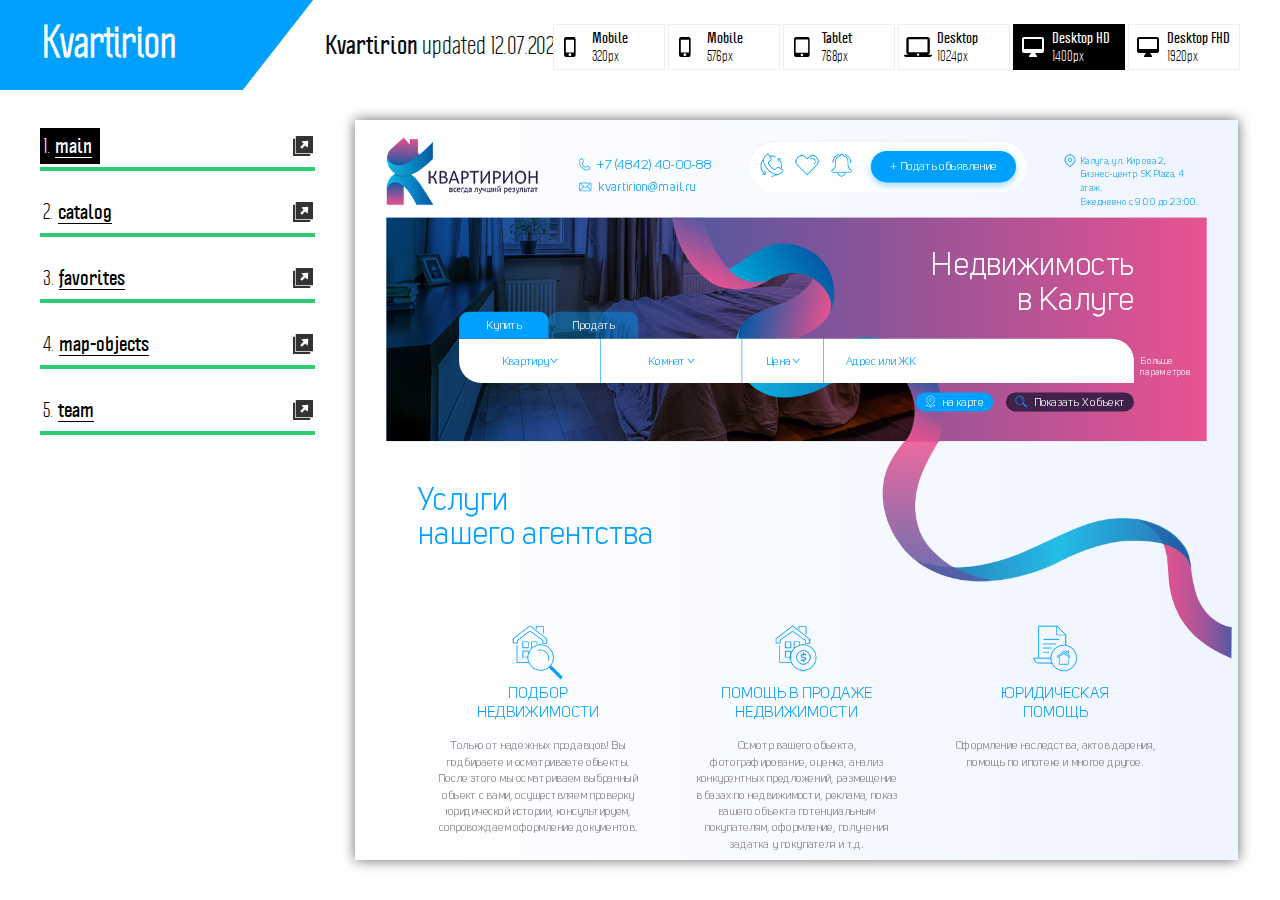
<file: index.html>
<!doctype html>
<html>
<head lang="en">
  <meta charset="UTF-8">
  <meta name="viewport" content="width=device-width, initial-scale=1">
  <title>Kvartirion</title>
  <style>
    *{margin:0;padding: 0;box-sizing: border-box}

    @font-face {
        font-family: 'Politica';
        src: url([data-uri]) format('woff');
        font-weight: normal;
        font-style: normal;

    }


    @font-face {
        font-family: 'PoliticaBold';
        src: url([data-uri]) format('woff');
        font-weight: normal;
        font-style: normal;
    }

    :root{
    	--main-color: #00a0ff;
    }
    body {
      color: #fff;
      margin: 0;
      padding: 0 40px;
      font-size: 20px;
      line-height: 1.6;
      font-family: 'Politica', serif;
    }
    .icon-logo { width: 3.66em; height: 1em; fill: #221F20; }
    .icon-desktop { width: 1.41em; height: 1em; fill: #000; }
    .icon-link { width: 2em; height: 1em; fill: #000; }
    .icon-mobile { width: 0.59em; height: 1em; fill: #000; }
    .icon-tablet { width: 0.79em; height: 1em; fill: #000; }
    .icon-watch { width: 0.67em; height: 1em; fill: #000; }
    .icon-wide { width: 1.1em; height: 1em; fill: #000; }

    section{
      width: 300px;
      padding: 30px 0;
    }

    .preview{
      position: fixed;
      right: 42px;
      top: 120px;
      left: 355px;
      bottom: 40px;

    }
    iframe{
  		opacity: 1;
  		box-shadow: 0 0 8px rgba(#000,.5);
  		margin: 0 auto;
  		transform-origin: 0 0;
  		box-shadow: 0 0 20px rgba(0,0,0,.6);
    }

    .preview footer{
      position: absolute;
      bottom: -50px;
      right: 0;
      left: 0;
      padding: 0;
    }
    .preview footer a{
    	color: #000;
    }

    .pagelist{
      list-style-type: none;
      padding-top: 100px;
      width: 275px;
    }
    .pagelist li{
      margin-bottom: 25px;
    }
    .pagelist li:last-child{
    	margin-bottom: 0;
    }

    .pagelist__preview{
      display: inline-block;
      box-shadow: none;
      padding: 5px 20px;
      border: 1px solid #000;
      font-size: 13px;
      margin-top: 10px;
      text-transform: uppercase;
      text-shadow: none;
      font-size: 24px;
    }
    .pagelist__title{
      color: #000;
      text-decoration: none;
      padding: 5px 8px 5px 3px;
      position: relative;
    }
    .is-notready .pagelist__title{
      color: #aaaaaa;
      background: #fff;
      pointer-events: none;
    }
    .pagelist__title span{
      margin-right: 5px;
    }
    .pagelist__title em{
      font-style: normal;
      font-weight: normal;
      font-family: 'PoliticaBold',sans-serif;
      position: relative;
      display: inline-block;
    }
    .pagelist__title em:before{
      content: "";
      position: absolute;
      bottom: 4px;
      width: 100%;
      left: 0;
      border-top: 1px solid currentColor;
    }
    .pagelist__title.is-active{
      background: #000;
      color: #fff;
    }
    .pagelist__url{
      float: right;
      width: 24px;
      height: 24px;
      display: inline-block;
      position: relative;
      vertical-align: middle;
      margin-left: 5px;
      margin-top: 4px;
    }
    .pagelist__url:hover .icon{
      fill: #555;
    }
    .is-notready .pagelist__url{
      pointer-events: none;
    }
    .pagelist__url .icon{
      fill: #333;
      font-size: 20px;
      position: absolute;
      top: 50%;
      left: 50%;
      transform: translate(-50%,-50%);
      transition: all .2s ease;
    }
    .is-notready .pagelist__url .icon{
      fill:#aaaaaa;
    }
    .pagelist__progress{
      height: 4px;
      background: #eeeeee;
      margin-top: 5px;
    }
    .pagelist__progress i{
      height: 4px;
      display: block;
      background: #2ECC71;
    }



    header{
      overflow: hidden;
      line-height: 1;
      height: 90px;
      position: fixed;
      top: 0;
      left: 0;
      right: 0;
      z-index: 200;
      background: #fff;
    }
    header h1{
      background: #9bb14d;
      background: var(--main-color);
      height: 91px;
      position: relative;
      width: 242px;
      display: inline-block;
      vertical-align: top;
    }
    header h1:before{
      width: 200px;
      height: 200px;
      position: absolute;
      right: 0;
      bottom: 0;
      content: "";
      background: #9bb14d;
      background: var(--main-color);
      transform: rotate(38deg);
      transform-origin: 100% 100%;
    }
    header h1 span{
      display: block;
      position: absolute;
      z-index: 2;
      left: 42px;
      top: 22px;
    }
    header h1 .icon{
      font-size: 47px;
    }
    .header__updated{
      font-size: 24px;
      height: 90px;
      line-height: 90px;
      color: #050a0f;
      display: inline-block;
      vertical-align: top;
      margin-left: 80px;
    }
    .header__updated em{
      font-weight: normal;
      font-family: 'PoliticaBold',sans-serif;
      font-style: normal;
    }
    .types{
      position: absolute;
      right: 40px;
      top: 24px;
    }
    .types button,.types button:active{
      height: 46px;
      width: 112px;
      border: 1px solid #eee;
      background: #fff;
      font-size: 14px;
      color: #000;
      text-align: left;
      font-family: 'Politica', serif;
      padding-left: 38px;
      position: relative;
      outline: none;
      cursor: pointer;
      transition: all .25s ease-in-out;
    }
    .types button:hover{
      background: #eee;
    }
    .types strong{
      font-weight: normal;
      font-family: 'PoliticaBold',sans-serif;
    }
    .types .icon{
      position: absolute;
      top: 50%;
      left: 10px;
      transform: translate(0, -50%);
      font-size: 20px;
    }
    .types .icon-desktop{left: 5px;}
    .types .icon-wide{left: 8px;}

    .types button.is-active{
      border-color: #000;
      color: #fff;
      background: #000;
    }
    .types button.is-active .icon{
      color: #fff;
      fill: #fff;
    }
    .types span{
      display: block;
    }
    @media (max-width: 1200px){
      .header__updated{
        position: absolute;
        right: 42px;
        bottom: 0;
        line-height: 1;
        height: auto;
        margin: 0;
        font-size: 14px;
      }
    }
    @media (max-width: 780px){
      body{
        padding: 0;
      }
      .preview iframe,.types{
        display: none;
      }
      .preview{
      	position: static;
      	text-align: center;
      }
      header{
        position: relative;
        height: auto;
        text-align: center;
      }
      header h1{
        display: block;
        width: auto;
        height: auto;
        padding: 20px 0 30px;
      }
      header h1 span{
        position: static;
      }
      header .icon{
        font-size: 30px;
      }
      .header__updated{
        display: block;
        text-align: center;
        font-size: 14px;
        line-height: 1;
        text-align: center;
        padding: 0;
        height: auto;
        margin: 0;
        position: absolute;
        bottom: 10px;
        left: 0;
        right: 0;
      }
      section{
        margin: 0;
        width: auto;
        padding: 0;
      }
      .pagelist{
        margin: 0;
        padding: 20px;
        width: auto;
      }
    }
  </style>
</head>
<body>
  <!-- sprite -->
  <svg style="display:none" xmlns="http://www.w3.org/2000/svg">
   <symbol id="icon-desktop" viewbox="0 0 24 17">
     <title>
       Shape
     </title>
     <path d="M20 15c1.1 0 1.99-.9 1.99-2L22 2c0-1.1-.9-2-2-2H4C2.9 0 2 .9 2 2v11c0 1.1.9 2 2 2H0c0 1.1.9 2 2 2h20c1.1 0 2-.9 2-2h-4zM4 2h16v11H4V2zm8 14c-.55 0-1-.45-1-1s.45-1 1-1 1 .45 1 1-.45 1-1 1z" fill-rule="evenodd"></path>
   </symbol>
   <symbol id="icon-link" viewbox="0 0 24.684 24.684">
     <title>
       Shape
     </title>
      <path d="M2.166,3.406H0.418C0.188,3.406,0,3.594,0,3.826v20.438c0,0.232,0.188,0.42,0.418,0.42h20.439 c0.232,0,0.422-0.188,0.422-0.42v-1.75c0-0.23-0.189-0.418-0.422-0.418H2.586V3.826C2.586,3.594,2.398,3.406,2.166,3.406z"/>
      <path d="M3.406,0.416v20.441c0,0.234,0.188,0.418,0.42,0.418h20.441c0.229,0,0.416-0.184,0.416-0.418V0.416 C24.684,0.182,24.496,0,24.268,0H3.826C3.594,0,3.406,0.182,3.406,0.416z M18.818,6.705l-0.615,6.945 c-0.045,0.506-0.377,0.627-0.736,0.266l-1.662-1.662c-0.18-0.18-0.42-0.418-0.656-0.658l-3.547,3.549 c-0.361,0.361-0.947,0.361-1.307,0l-0.76-0.76c-0.357-0.357-0.357-0.943,0-1.307l3.549-3.545c-0.238-0.238-0.475-0.477-0.658-0.654 l-1.66-1.664c-0.359-0.363-0.24-0.691,0.266-0.736l6.947-0.613C18.482,5.818,18.861,6.195,18.818,6.705z"/>
   </symbol>
   <symbol id="icon-mobile" viewbox="0 0 13 22">
     <title>
       Shape
     </title>
     <path d="M10.5 0h-8A2.5 2.5 0 0 0 0 2.5v17A2.5 2.5 0 0 0 2.5 22h8a2.5 2.5 0 0 0 2.5-2.5v-17A2.5 2.5 0 0 0 10.5 0zm-4 21c-.83 0-1.5-.67-1.5-1.5S5.67 18 6.5 18s1.5.67 1.5 1.5S7.33 21 6.5 21zm4.5-4H2V3h9v14z" fill-rule="evenodd"></path>
   </symbol>
   <symbol id="icon-tablet" viewbox="0 0 19 24">
     <title>
       Shape
     </title>
     <path d="M16.5 0h-14A2.5 2.5 0 0 0 0 2.5v19A2.5 2.5 0 0 0 2.5 24h14a2.5 2.5 0 0 0 2.5-2.5v-19A2.5 2.5 0 0 0 16.5 0zm-7 23c-.83 0-1.5-.67-1.5-1.5S8.67 20 9.5 20s1.5.67 1.5 1.5-.67 1.5-1.5 1.5zm7.5-4H2V3h15v16z" fill-rule="evenodd"></path>
   </symbol>
   <symbol id="icon-watch" viewbox="0 0 16 24">
     <title>
       Shape
     </title>
     <path d="M16 12c0-2.54-1.19-4.81-3.04-6.27L12 0H4l-.95 5.73A7.94 7.94 0 0 0 0 12a7.94 7.94 0 0 0 3.05 6.27L4 24h8l.96-5.73A7.976 7.976 0 0 0 16 12zM2 12c0-3.31 2.69-6 6-6s6 2.69 6 6-2.69 6-6 6-6-2.69-6-6z" fill-rule="evenodd"></path>
   </symbol>
   <symbol id="icon-wide" viewbox="0 0 22 20">
     <title>
       Shape
     </title>
     <path d="M20 0H2C.9 0 0 .9 0 2v12c0 1.1.9 2 2 2h7l-2 3v1h8v-1l-2-3h7c1.1 0 2-.9 2-2V2c0-1.1-.9-2-2-2zm0 12H2V2h18v10z" fill-rule="evenodd"></path>
   </symbol>
   </svg>

  <!-- content -->
  <header class="header">
    <h1>
      <span>Kvartirion</span>
    </h1>
    
    <div class="header__updated"><em>Kvartirion</em> updated 12.07.2021, 5 pages</div>
    <nav class="types">

      <button data-mode="mobile" data-width="320">
        <svg class="icon icon-mobile"><use xlink:href="#icon-mobile"></use></svg>
        <strong>Mobile</strong>
        <span>320px</span>
      </button>
      <button data-mode="mobile" data-width="576">
        <svg class="icon icon-mobile"><use xlink:href="#icon-mobile"></use></svg>
        <strong>Mobile</strong>
        <span>576px</span>
      </button>
      <button data-mode="ipad" data-width="768">
        <svg class="icon icon-tablet"><use xlink:href="#icon-tablet"></use></svg>
        <strong>Tablet</strong>
        <span>768px</span></button>
      <button data-mode="desktop" data-width="1024">
        <svg class="icon icon-desktop"><use xlink:href="#icon-desktop"></use></svg>
        <strong>Desktop</strong>
        <span>1024px</span></button>
      <button data-mode="wide" class="is-active" data-width="1400">
        <svg class="icon icon-wide"><use xlink:href="#icon-wide"></use></svg>
        <strong>Desktop HD</strong>
        <span>1400px</span>
      </button>
      <button data-mode="wide" data-width="1920">
        <svg class="icon icon-wide"><use xlink:href="#icon-wide"></use></svg>
        <strong>Desktop FHD</strong>
        <span>1920px</span>
      </button>
    </nav>
  </header>
  <section>
    <ol class="pagelist">
      
      
          <li >

                <a class="pagelist__title  is-active " target="_blank" href="main.html"><span>1.</span><em>main</em></a>
                <a href="main.html" class="pagelist__url" target="_blank">
                  <svg class="icon icon-link"><use xlink:href="#icon-link"></use></svg>
                </a>

                <div class="pagelist__progress">
                  
                  <i style="width:100%"></i>
                </div>

          </li>
        
          <li >

                <a class="pagelist__title " target="_blank" href="catalog.html"><span>2.</span><em>catalog</em></a>
                <a href="catalog.html" class="pagelist__url" target="_blank">
                  <svg class="icon icon-link"><use xlink:href="#icon-link"></use></svg>
                </a>

                <div class="pagelist__progress">
                  
                  <i style="width:100%"></i>
                </div>

          </li>
        
          <li >

                <a class="pagelist__title " target="_blank" href="favorites.html"><span>3.</span><em>favorites</em></a>
                <a href="favorites.html" class="pagelist__url" target="_blank">
                  <svg class="icon icon-link"><use xlink:href="#icon-link"></use></svg>
                </a>

                <div class="pagelist__progress">
                  
                  <i style="width:100%"></i>
                </div>

          </li>
        
          <li >

                <a class="pagelist__title " target="_blank" href="map-objects.html"><span>4.</span><em>map-objects</em></a>
                <a href="map-objects.html" class="pagelist__url" target="_blank">
                  <svg class="icon icon-link"><use xlink:href="#icon-link"></use></svg>
                </a>

                <div class="pagelist__progress">
                  
                  <i style="width:100%"></i>
                </div>

          </li>
        
          <li >

                <a class="pagelist__title " target="_blank" href="team.html"><span>5.</span><em>team</em></a>
                <a href="team.html" class="pagelist__url" target="_blank">
                  <svg class="icon icon-link"><use xlink:href="#icon-link"></use></svg>
                </a>

                <div class="pagelist__progress">
                  
                  <i style="width:100%"></i>
                </div>

          </li>
        
    </ol>
  </section>

  <aside class="preview" id="preview-wrapper">
    <iframe id="preview"  width="1400" height="600" src="main.html"  frameborder="0"></iframe>
  </aside>


  <script>
    var navs = document.querySelectorAll('button');
    var body = document.querySelectorAll('body')[0];
    var previewButtons = document.querySelectorAll('.pagelist__title');
    var iframe = document.getElementById('preview');
    var previewWrapper = document.getElementById('preview-wrapper');

    function removeActive(){
      [].forEach.call(previewButtons, function(button) {
        button.classList.remove('is-active');
      });
    }

    function getScrollbarWidth() {
        var outer = document.createElement("div");
        outer.style.visibility = "hidden";
        outer.style.width = "100px";
        outer.style.msOverflowStyle = "scrollbar"; // needed for WinJS apps

        document.body.appendChild(outer);

        var widthNoScroll = outer.offsetWidth;
        // force scrollbars
        outer.style.overflow = "scroll";

        // add innerdiv
        var inner = document.createElement("div");
        inner.style.width = "100%";
        outer.appendChild(inner);

        var widthWithScroll = inner.offsetWidth;

        // remove divs
        outer.parentNode.removeChild(outer);

        return widthNoScroll - widthWithScroll;
    }
    var  scrollbarwidth = getScrollbarWidth();

    [].forEach.call(previewButtons, function(button) {
      button.addEventListener('click', function(event) {

      	if(window.innerWidth < 780){return;}
        event.preventDefault();
        removeActive();
        var el = event.currentTarget;
        el.classList.add('is-active');
        iframe.src = el.href;
      }, false);
    });


    var mode = 'wide';
    [].forEach.call(navs, function(nav) {
      nav.addEventListener('click', function(event) {
          event.preventDefault();
          mode = event.currentTarget.dataset.mode;
          iframe.style.width = parseInt(event.currentTarget.getAttribute('data-width')) + parseInt(scrollbarwidth) + 'px';

          body.setAttribute('data-mode','is-' + mode);


          [].forEach.call(navs, function(nav) {
            nav.classList.remove('is-active');
          })
          event.currentTarget.classList.add('is-active');

          setIframeWidth();
      }, false);

      function setIframeWidth(){
        // getting preview area width
        var pwidth = previewWrapper.offsetWidth;
        var pheight = previewWrapper.offsetHeight;

        // iframe width
        var iwidth = iframe.offsetWidth;
        var iheight = iframe.offsetHeight;

        var scaleV = pheight/iheight;
        var scaleH = pwidth/iwidth;

        if(mode=='mobile'){
          iframe.style.transform = 'scale('+ 1 +')';
          iframe.style.height =  pheight + 'px';


          return;
        }
        if(scaleH>1){scaleH = 1;}
        iframe.style.transform = 'scale('+ scaleH +')';

        iframe.style.height =  pheight/scaleH + 'px';
        // console.log(pheight*(2 - scaleV) + 'px');

        var realheight = iframe.getBoundingClientRect().height;

        if(realheight>pheight){
          iframe.style.transform = 'scale('+ scaleV +')';
        }

      }

      setIframeWidth();
      // resize event
      window.addEventListener("resize", function(){
        setIframeWidth();
      });


    });
  </script>

</body>
</html>
</file>
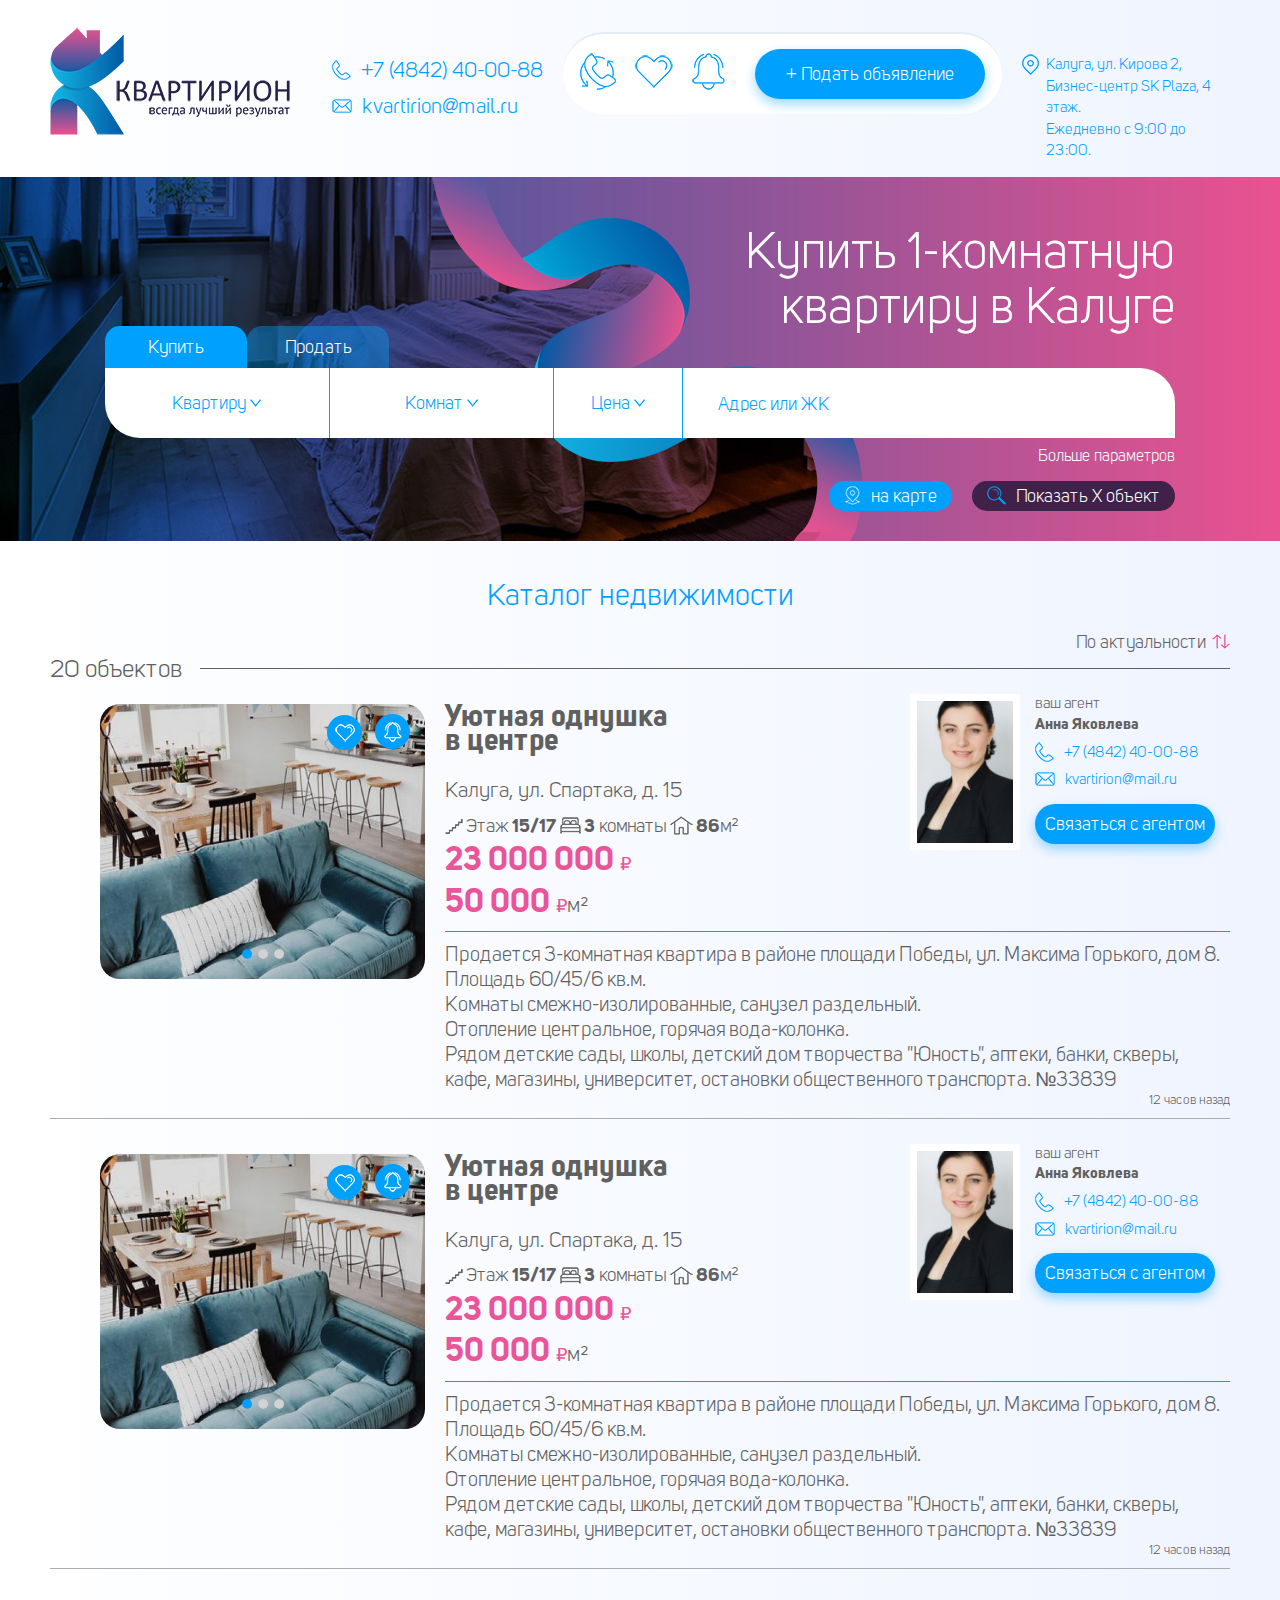
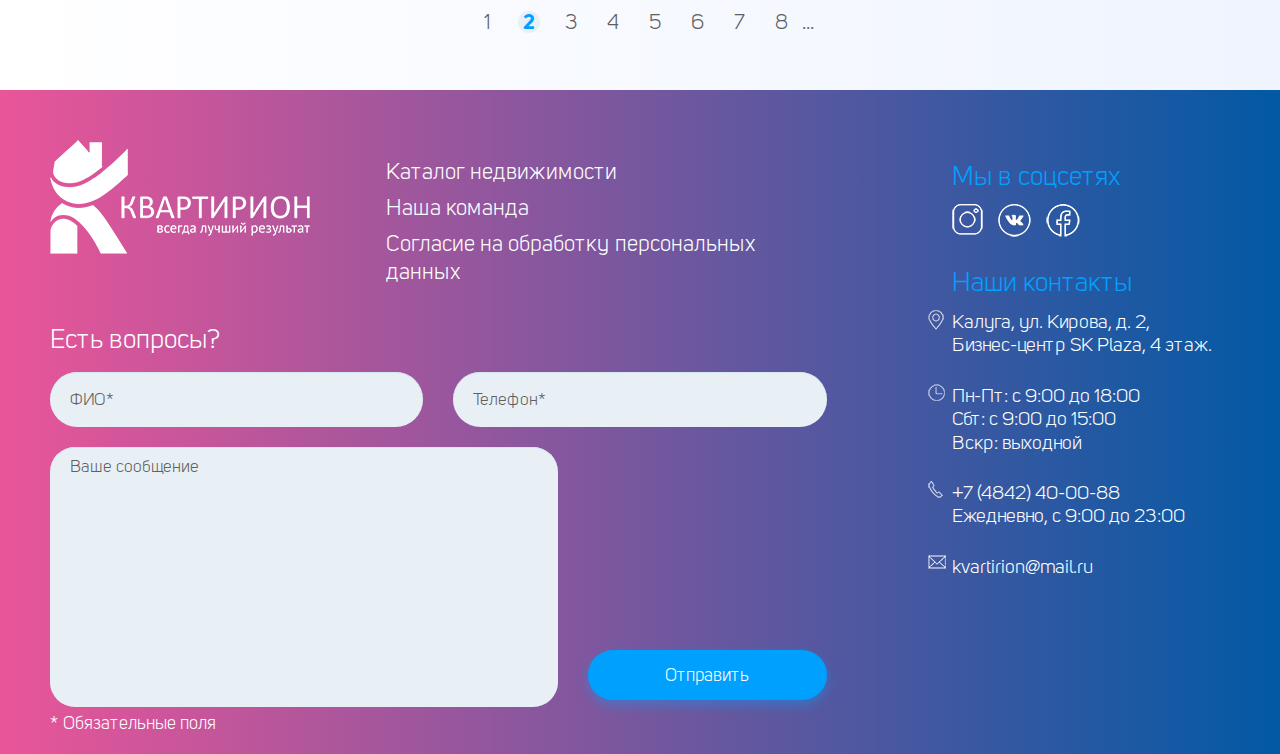
<file: catalog.html>
<!DOCTYPE html>
<html class="is-page-default" lang="ru">
	<head>
		<meta charset="utf-8">
		<meta name="viewport" content="width=device-width,initial-scale=1,minimum-scale=1,user-scalable=no">
		<meta name="apple-mobile-web-app-capable" content="no">
		<meta name="apple-mobile-web-app-status-bar-style" content="black-translucent">
		<meta name="apple-mobile-web-app-title" content="Site title">
		<meta name="format-detection" content="telephone=no">
		<meta http-equiv="X-UA-Compatible" content="IE=Edge">
		<link rel="apple-touch-icon" sizes="57x57" href="images/favicon/apple-icon-57x57.png">
		<link rel="apple-touch-icon" sizes="60x60" href="images/favicon/apple-icon-60x60.png">
		<link rel="apple-touch-icon" sizes="72x72" href="images/favicon/apple-icon-72x72.png">
		<link rel="apple-touch-icon" sizes="76x76" href="images/favicon/apple-icon-76x76.png">
		<link rel="apple-touch-icon" sizes="114x114" href="images/favicon/apple-icon-114x114.png">
		<link rel="apple-touch-icon" sizes="120x120" href="images/favicon/apple-icon-120x120.png">
		<link rel="apple-touch-icon" sizes="144x144" href="images/favicon/apple-icon-144x144.png">
		<link rel="apple-touch-icon" sizes="152x152" href="images/favicon/apple-icon-152x152.png">
		<link rel="apple-touch-icon" sizes="180x180" href="images/favicon/apple-icon-180x180.png">
		<link rel="icon" type="image/png" sizes="192x192" href="images/favicon/android-icon-192x192.png">
		<link rel="icon" type="image/png" sizes="32x32" href="images/favicon/favicon-32x32.png">
		<link rel="icon" type="image/png" sizes="96x96" href="images/favicon/favicon-96x96.png">
		<link rel="icon" type="image/png" sizes="16x16" href="images/favicon/favicon-16x16.png">
		<link rel="manifest" href="images/favicon/manifest.json">
		<meta name="msapplication-TileImage" content="images/favicon/ms-icon-144x144.png">
		<title>Каталог - Квартирион</title>
		<link rel="stylesheet" href="css/app.min.css">
	</head>
	<body>
		<div class="app">
			<!-- Header :: Start-->
			<header class="header">
				<div class="container">
					<div class="header__logo">
						<a href="#">
							<img class="pixelated" src="images/logo.png" alt="" srcset="images/logo@2x.png 2x">
						</a>
					</div>
					<div class="header__contacts is-lg-visible">
						<div class="contact-item">
							<a class="contact-item__link" href="tel:+74842400088"><span class="contact-item__icon"><span class="icon-tel_blue"></span></span><span>+7 (4842) 40-00-88</span></a>
						</div>
						<div class="contact-item">
							<a class="contact-item__link" href="mailto:kvartirion@mail.ru"><span class="contact-item__icon"><span class="icon-mail_blue"></span></span><span>kvartirion@mail.ru</span></a>
						</div>
					</div>
					<div class="header__bar is-lg-visible">
						<ul class="header__bar-btns">
							<li>
								<a class="btn" href="#popup-callback" data-fancybox><span class="icon-callback_blue"></span></a>
							</li>
							<li>
								<a class="btn" href="#popup-favorites" data-fancybox><span class="icon-heart_blue"></span></a>
							</li>
							<li>
								<a class="btn" href="#popup-notifications" data-fancybox><span class="icon-alarm_blue"></span></a>
							</li>
						</ul>
						<a class="btn btn-default" href="#popup-public" data-fancybox>+ Подать объявление</a>
					</div>
					<div class="header__adress is-lg-visible"><span class="icon-location_blue header__adress-icon"></span><span>Калуга, ул. Кирова 2,<br>Бизнес-центр SK Plaza, 4 этаж.<br>Ежедневно с 9:00 до 23:00.</span></div>
					<a class="btn btn-mob-menu js-mob-menu-open is-lg-hidden"><span> </span></a>
				</div>
				<div class="mobile-menu is-lg-hidden">
					<div class="header__bar">
						<ul class="header__bar-btns">
							<li>
								<a class="btn" href="#popup-callback" data-fancybox><span class="icon-callback_blue"></span></a>
							</li>
							<li>
								<a class="btn" href="#popup-favorites" data-fancybox><span class="icon-heart_blue"></span></a>
							</li>
							<li>
								<a class="btn" href="#popup-notifications" data-fancybox><span class="icon-alarm_blue"></span></a>
							</li>
						</ul>
						<a class="btn btn-default" href="#popup-public" data-fancybox>+ Подать объявление</a>
					</div>
					<div class="header__contacts">
						<div class="contact-item">
							<a class="contact-item__link" href="tel:+74842400088"><span class="contact-item__icon"><span class="icon-tel_blue"></span></span><span>+7 (4842) 40-00-88</span></a>
						</div>
						<div class="contact-item">
							<a class="contact-item__link" href="mailto:kvartirion@mail.ru"><span class="contact-item__icon"><span class="icon-mail_blue"></span></span><span>kvartirion@mail.ru</span></a>
						</div>
					</div>
					<div class="header__adress"><span class="icon-location_blue header__adress-icon"></span><span>Калуга, ул. Кирова 2,<br>Бизнес-центр SK Plaza, 4 этаж.<br>Ежедневно с 9:00 до 23:00.</span></div>
					<ul class="footer__links">
						<li>
							<a href="#">Каталог недвижимости</a>
						</li>
						<li>
							<a href="#">Наша команда</a>
						</li>
						<li>
							<a href="#popup-policy" data-fancybox>Согласие на обработку персональных данных</a>
						</li>
					</ul>
					<div class="mobile-menu__close">
						<a class="btn btn-menu-close"><span></span></a>
					</div>
				</div>
			</header>
			<!-- Header :: End-->
			<!-- Main :: Start-->
			<main class="main">
				<div class="search-block">
					<div class="container">
						<div class="heading-base text-right search-block__heading">Купить 1-комнатную<br>квартиру в Калуге</div>
						<div class="filter">
							<ul class="filter__tabs">
								<li class="active">
									<a href="#">Купить</a>
								</li>
								<li>
									<a href="#popup-public" data-fancybox>Продать </a>
								</li>
							</ul>
							<div class="filter__main">
								<div class="filter__main-section filter__main-section--type">
									<div class="filter__main-select">
										<div class="filter__main-select-title">Квартиру</div><span class="icon-expand-down_blue"></span>
									</div>
									<div class="filter__modal">
										<ul class="list-flats">
											<li>
                                                <span class="list-flats__text">
                                                    <span>Квартира</span>
                                                    <span class="icon-arrow-down_gray list-flats__arrow"></span>
                                                </span>
												<ul class="list-flats__submenu">
													<li>
														<label class="list-flats__text">
															<input type="radio" name="flats-type" value="Новостройка" hidden>Новостройка
														</label>
													</li>
													<li>
														<label class="list-flats__text">
															<input type="radio" name="flats-type" value="Вторичка" hidden>Вторичка
														</label>
													</li>
												</ul>
											</li>
											<li>
												<label class="list-flats__text">
													<input type="radio" name="flats-type" value="Комнату" hidden>Комнату
												</label>
											</li>
											<li>
												<label class="list-flats__text">
													<input type="radio" name="flats-type" value="Дом, дачу, коттедж" hidden>Дом, дачу, коттедж
												</label>
											</li>
											<li>
												<label class="list-flats__text">
													<input type="radio" name="flats-type" value="Участок" hidden>Участок
												</label>
											</li>
											<li>
												<label class="list-flats__text">
													<input type="radio" name="flats-type" value="Гараж, машиноместо" hidden>Гараж, машиноместо
												</label>
											</li>
											<li>
												<label class="list-flats__text">
													<input type="radio" name="flats-type" value="Коммерческую недвижимость" hidden>Коммерческую недвижимость
												</label>
											</li>
										</ul>
									</div>
								</div>
								<div class="filter__main-section filter__main-section--rooms">
									<div class="filter__main-select">
										<div class="filter__main-select-title">Комнат</div><span class="icon-expand-down_blue"></span>
									</div>
									<div class="filter__modal">
										<label class="checkbox-filter">
											<input type="checkbox" checked hidden><span class="checkbox-filter__text">1</span>
										</label>
										<label class="checkbox-filter">
											<input type="checkbox" hidden><span class="checkbox-filter__text">2</span>
										</label>
										<label class="checkbox-filter">
											<input type="checkbox" hidden><span class="checkbox-filter__text">3</span>
										</label>
										<label class="checkbox-filter">
											<input type="checkbox" hidden><span class="checkbox-filter__text">4+</span>
										</label>
										<label class="checkbox-filter">
											<input type="checkbox" hidden><span class="checkbox-filter__text">студия</span>
										</label>
									</div>
								</div>
								<div class="filter__main-section filter__main-section--price">
									<div class="filter__main-select">
										<div class="filter__main-select-title">Цена</div><span class="icon-expand-down_blue"></span>
									</div>
									<div class="filter__modal">
										<div class="row">
											<div class="col col-6">
												<div class="input-wrap">
													<input class="input-filter" type="tel" placeholder="от"><span class="input-wrap__cur">₽</span>
												</div>
											</div>
											<div class="col col-6">
												<div class="input-wrap">
													<input class="input-filter" type="tel" placeholder="до"><span class="input-wrap__cur">₽</span>
												</div>
											</div>
										</div>
									</div>
								</div>
								<div class="filter__main-section filter__main-section--enter">
									<select multiple data-placeholder="Адрес или ЖК">
										<option>Adress 1</option>
										<option>Adress long long long long long long long long long long long long long long long 2</option>
										<option>Adress 3</option>
										<option>Adress 4</option>
										<option>Adress 5</option>
										<option>Adress 6</option>
										<option>Adress 7</option>
									</select>
								</div>
							</div>
							<div class="filter__btn-more">
								<a class="js-btn-window" href="#popup-parametrs">Больше параметров</a>
							</div>
							<div class="filter__bar">
								<div class="filter__bar-btn">
									<a class="btn btn-default btn-default--mini btn-default--show-map" href="map-objects.html"><span class="icon icon-location-place_white"></span>на карте</a>
								</div>
								<div class="filter__bar-btn">
									<a class="btn btn-default btn-default--mini btn-default--dark" href="catalog.html"><span class="icon icon-loop_blue"></span>Показать X объект</a>
								</div>
							</div>
						</div>
					</div>
					<div class="popup-parametrs js-window" id="popup-parametrs">
						<div class="heading-base heading-base--medium">Больше параметров</div>
						<div class="row popup-parametrs__row">
							<div class="col-md-5 popup-parametrs__title">Площадь</div>
							<div class="col-md-7">
								<div class="row popup-parametrs__inputs-row">
									<div class="col col-6">
										<div class="input-wrap input-wrap--medium">
											<input class="input-filter" type="tel" placeholder="от">
											<div class="input-wrap__cur">м²</div>
										</div>
									</div>
									<div class="col col-6">
										<div class="input-wrap input-wrap--medium">
											<input class="input-filter" type="tel" placeholder="до">
											<div class="input-wrap__cur">м²</div>
										</div>
									</div>
								</div>
							</div>
						</div>
						<div class="row popup-parametrs__row">
							<div class="col-md-5 popup-parametrs__title">Площадь кухни</div>
							<div class="col-md-7">
								<div class="row popup-parametrs__inputs-row">
									<div class="col col-6">
										<div class="input-wrap input-wrap--medium">
											<input class="input-filter" type="tel" placeholder="от">
											<div class="input-wrap__cur">м²</div>
										</div>
									</div>
									<div class="col col-6">
										<div class="input-wrap input-wrap--medium">
											<input class="input-filter" type="tel" placeholder="до">
											<div class="input-wrap__cur">м²</div>
										</div>
									</div>
								</div>
							</div>
						</div>
						<div class="row popup-parametrs__row">
							<div class="col-md-5 popup-parametrs__title">Этажность</div>
							<div class="col-md-7">
								<div class="row popup-parametrs__inputs-row">
									<div class="col col-6">
										<div class="input-wrap input-wrap--medium">
											<input class="input-filter" type="tel" placeholder="от">
										</div>
									</div>
									<div class="col col-6">
										<div class="input-wrap input-wrap--medium">
											<input class="input-filter" type="tel" placeholder="до">
										</div>
									</div>
								</div>
							</div>
						</div>
						<div class="row popup-parametrs__row">
							<div class="col-md-5 popup-parametrs__title">Этаж</div>
							<div class="col-md-7">
								<div class="row popup-parametrs__inputs-row">
									<div class="col col-6">
										<div class="input-wrap input-wrap--medium">
											<input class="input-filter" type="tel" placeholder="от">
										</div>
									</div>
									<div class="col col-6">
										<div class="input-wrap input-wrap--medium">
											<input class="input-filter" type="tel" placeholder="до">
										</div>
									</div>
								</div>
							</div>
						</div>
						<div class="row popup-parametrs__row">
							<div class="col-md-5 popup-parametrs__title">Материал стен</div>
							<div class="col-md-7">
								<ul class="sorting__list">
									<li>
										<label class="btn-check">
											<input type="checkbox" checked name="walls-material" hidden><span class="btn-check__icon"><span class="icon icon-check"></span></span><span class="btn-check__text">Кирпич</span>
										</label>
									</li>
									<li>
										<label class="btn-check">
											<input type="checkbox" name="walls-material" hidden><span class="btn-check__icon"><span class="icon icon-check"></span></span><span class="btn-check__text">Брус</span>
										</label>
									</li>
									<li>
										<label class="btn-check">
											<input type="checkbox" name="walls-material" hidden><span class="btn-check__icon"><span class="icon icon-check"></span></span><span class="btn-check__text">Бревно</span>
										</label>
									</li>
									<li>
										<label class="btn-check">
											<input type="checkbox" name="walls-material" hidden><span class="btn-check__icon"><span class="icon icon-check"></span></span><span class="btn-check__text">Сэндвич-панели</span>
										</label>
									</li>
									<li>
										<label class="btn-check">
											<input type="checkbox" name="walls-material" hidden><span class="btn-check__icon"><span class="icon icon-check"></span></span><span class="btn-check__text">Ж/б-панели</span>
										</label>
									</li>
									<li>
										<label class="btn-check">
											<input type="checkbox" name="walls-material" hidden><span class="btn-check__icon"><span class="icon icon-check"></span></span><span class="btn-check__text">Панельный</span>
										</label>
									</li>
									<li>
										<label class="btn-check">
											<input type="checkbox" name="walls-material" hidden><span class="btn-check__icon"><span class="icon icon-check"></span></span><span class="btn-check__text">Монолитный</span>
										</label>
									</li>
									<li>
										<label class="btn-check">
											<input type="checkbox" name="walls-material" hidden><span class="btn-check__icon"><span class="icon icon-check"></span></span><span class="btn-check__text">Кирпично-монолитный</span>
										</label>
									</li>
									<li>
										<label class="btn-check">
											<input type="checkbox" name="walls-material" hidden><span class="btn-check__icon"><span class="icon icon-check"></span></span><span class="btn-check__text">Другой</span>
										</label>
									</li>
								</ul>
							</div>
						</div>
					</div>
				</div>
				<div class="catalog">
					<div class="container">
						<div class="heading-base heading-base--medium text-center">Каталог недвижимости</div>
						<div class="catalog__sorting">
							<div class="sorting">
								<a class="sorting__main js-btn-window" href="#modal-sorting"><span class="sorting__main-text">По актуальности</span><span class="icon-sort"></span></a>
								<div class="sorting__modal js-window" id="modal-sorting">
									<ul class="sorting__list">
										<li>
											<label class="btn-check">
												<input type="radio" checked name="sorting" hidden><span class="btn-check__icon"><span class="icon icon-check"></span></span><span class="btn-check__text">По актуальности</span>
											</label>
										</li>
										<li>
											<label class="btn-check">
												<input type="radio" name="sorting" hidden><span class="btn-check__icon"><span class="icon icon-check"></span></span><span class="btn-check__text">Новые предложения</span>
											</label>
										</li>
										<li>
											<label class="btn-check">
												<input type="radio" name="sorting" hidden><span class="btn-check__icon"><span class="icon icon-check"></span></span><span class="btn-check__text">Цена по возрастанию</span>
											</label>
										</li>
										<li>
											<label class="btn-check">
												<input type="radio" name="sorting" hidden><span class="btn-check__icon"><span class="icon icon-check"></span></span><span class="btn-check__text">Цена по убыванию</span>
											</label>
										</li>
										<li>
											<label class="btn-check">
												<input type="radio" name="sorting" hidden><span class="btn-check__icon"><span class="icon icon-check"></span></span><span class="btn-check__text">Площадь по возрастанию</span>
											</label>
										</li>
										<li>
											<label class="btn-check">
												<input type="radio" name="sorting" hidden><span class="btn-check__icon"><span class="icon icon-check"></span></span><span class="btn-check__text">Площадь по убыванию</span>
											</label>
										</li>
									</ul>
								</div>
							</div>
						</div>
						<div class="section-title">20 объектов</div>
						<div>
							<div class="catalog__item">
								<div class="catalog__item-gallery is-lg-visible">
									<div>
										<div class="catalog__item-gallery-items">
											<div>
												<img src="images/room.jpg" alt="">
											</div>
											<div>
												<img src="images/room.jpg" alt="">
											</div>
											<div>
												<img src="images/room.jpg" alt="">
											</div>
										</div>
										<div class="catalog__item-buttons">
											<a class="btn btn-card btn-card--large" href="#"><span class="icon-heart_white"></span></a>
											<a class="btn btn-card btn-card--large" href="#"><span class="icon-alarm_white"></span></a>
										</div>
									</div>
								</div>
								<div class="catalog__item-section">
									<div class="catalog__item-main">
										<div class="catalog__item-main-section">
											<div class="catalog__item-info-section">
												<div class="catalog__item-title">Уютная однушка<br>в центре</div>
												<div class="catalog__item-adress">Калуга, ул. Спартака, д. 15</div>
												<div class="card-informers">
													<div class="card-informers__item"><span class="icon-stages_gray card-informers__item-icon"></span><span>Этаж
															<strong>15/17</strong></span></div>
													<div class="card-informers__item"><span class="icon-bed_gray card-informers__item-icon"></span><span>
															<strong>3</strong> комнаты</span></div>
													<div class="card-informers__item"><span class="icon-house_gray card-informers__item-icon"></span><span>
															<strong>86</strong>м²</span></div>
												</div>
											</div>
											<div class="catalog__item-prices">
												<div class="price price--size-large"><span class="price__main">23 000 000 </span><span class="price__currency">₽</span></div>
												<div class="price price--size-large"><span class="price__main">50 000 </span><span class="price__currency">₽</span><span class="price__footage">м²</span></div>
												<div class="catalog__item-gallery is-lg-hidden">
													<div>
														<div class="catalog__item-gallery-items">
															<div>
																<img src="images/room.jpg" alt="">
															</div>
															<div>
																<img src="images/room.jpg" alt="">
															</div>
															<div>
																<img src="images/room.jpg" alt="">
															</div>
														</div>
														<div class="catalog__item-buttons">
															<a class="btn btn-card btn-card--large" href="#"><span class="icon-heart_white"></span></a>
															<a class="btn btn-card btn-card--large" href="#"><span class="icon-alarm_white"></span></a>
														</div>
													</div>
												</div>
											</div>
										</div>
										<div class="catalog__item-agent">
											<div class="catalog__item-agent-photo">
												<img src="images/team-gallery_1.jpg" alt="">
											</div>
											<div class="catalog__item-agent-main">
												<div>ваш агент</div>
												<div class="catalog__item-agent-name">
													<strong>Анна Яковлева</strong>
												</div>
												<div class="contact-item contact-item--size-mini">
													<a class="contact-item__link" href="tel:+74842400088"><span class="contact-item__icon"><span class="icon-tel_blue"></span></span><span>+7 (4842) 40-00-88</span></a>
												</div>
												<div class="contact-item contact-item--size-mini">
													<a class="contact-item__link" href="mailto:kvartirion@mail.ru"><span class="contact-item__icon"><span class="icon-mail_blue"></span></span><span>kvartirion@mail.ru</span></a>
												</div>
												<div class="catalog__item-agent-btn">
													<a class="btn btn-default btn-default--medium" href="#popup-callback_2" data-fancybox>Связаться с агентом</a>
												</div>
											</div>
										</div>
									</div>
									<div class="catalog__item-bottom">
										<div class="catalog__item-desc">
											<p>Продается 3-комнатная квартира в районе площади Победы, ул. Максима Горького, дом 8. <br>Площадь 60/45/6 кв.м. <br>Комнаты смежно-изолированные, санузел раздельный. <br>Отопление центральное, горячая вода-колонка. <br>Рядом детские сады, школы, детский дом творчества "Юность", аптеки, банки, скверы, <br>кафе, магазины, университет, остановки общественного транспорта. №33839		</p>
										</div>
										<div class="catalog__item-date">12 часов назад</div>
									</div>
								</div>
							</div>
							<div class="catalog__item">
								<div class="catalog__item-gallery is-lg-visible">
									<div>
										<div class="catalog__item-gallery-items">
											<div>
												<img src="images/room.jpg" alt="">
											</div>
											<div>
												<img src="images/room.jpg" alt="">
											</div>
											<div>
												<img src="images/room.jpg" alt="">
											</div>
										</div>
										<div class="catalog__item-buttons">
											<a class="btn btn-card btn-card--large" href="#"><span class="icon-heart_white"></span></a>
											<a class="btn btn-card btn-card--large" href="#"><span class="icon-alarm_white"></span></a>
										</div>
									</div>
								</div>
								<div class="catalog__item-section">
									<div class="catalog__item-main">
										<div class="catalog__item-main-section">
											<div class="catalog__item-info-section">
												<div class="catalog__item-title">Уютная однушка<br>в центре</div>
												<div class="catalog__item-adress">Калуга, ул. Спартака, д. 15</div>
												<div class="card-informers">
													<div class="card-informers__item"><span class="icon-stages_gray card-informers__item-icon"></span><span>Этаж
															<strong>15/17</strong></span></div>
													<div class="card-informers__item"><span class="icon-bed_gray card-informers__item-icon"></span><span>
															<strong>3</strong> комнаты</span></div>
													<div class="card-informers__item"><span class="icon-house_gray card-informers__item-icon"></span><span>
															<strong>86</strong>м²</span></div>
												</div>
											</div>
											<div class="catalog__item-prices">
												<div class="price price--size-large"><span class="price__main">23 000 000 </span><span class="price__currency">₽</span></div>
												<div class="price price--size-large"><span class="price__main">50 000 </span><span class="price__currency">₽</span><span class="price__footage">м²</span></div>
												<div class="catalog__item-gallery is-lg-hidden">
													<div>
														<div class="catalog__item-gallery-items">
															<div>
																<img src="images/room.jpg" alt="">
															</div>
															<div>
																<img src="images/room.jpg" alt="">
															</div>
															<div>
																<img src="images/room.jpg" alt="">
															</div>
														</div>
														<div class="catalog__item-buttons">
															<a class="btn btn-card btn-card--large" href="#"><span class="icon-heart_white"></span></a>
															<a class="btn btn-card btn-card--large" href="#"><span class="icon-alarm_white"></span></a>
														</div>
													</div>
												</div>
											</div>
										</div>
										<div class="catalog__item-agent">
											<div class="catalog__item-agent-photo">
												<img src="images/team-gallery_1.jpg" alt="">
											</div>
											<div class="catalog__item-agent-main">
												<div>ваш агент</div>
												<div class="catalog__item-agent-name">
													<strong>Анна Яковлева</strong>
												</div>
												<div class="contact-item contact-item--size-mini">
													<a class="contact-item__link" href="tel:+74842400088"><span class="contact-item__icon"><span class="icon-tel_blue"></span></span><span>+7 (4842) 40-00-88</span></a>
												</div>
												<div class="contact-item contact-item--size-mini">
													<a class="contact-item__link" href="mailto:kvartirion@mail.ru"><span class="contact-item__icon"><span class="icon-mail_blue"></span></span><span>kvartirion@mail.ru</span></a>
												</div>
												<div class="catalog__item-agent-btn">
													<a class="btn btn-default btn-default--medium" href="#popup-callback_2" data-fancybox>Связаться с агентом</a>
												</div>
											</div>
										</div>
									</div>
									<div class="catalog__item-bottom">
										<div class="catalog__item-desc">
											<p>Продается 3-комнатная квартира в районе площади Победы, ул. Максима Горького, дом 8. <br>Площадь 60/45/6 кв.м. <br>Комнаты смежно-изолированные, санузел раздельный. <br>Отопление центральное, горячая вода-колонка. <br>Рядом детские сады, школы, детский дом творчества "Юность", аптеки, банки, скверы, <br>кафе, магазины, университет, остановки общественного транспорта. №33839		</p>
										</div>
										<div class="catalog__item-date">12 часов назад</div>
									</div>
								</div>
							</div>
						</div>
					</div>
					<div class="pagination">
						<a href="#">1</a>
						<a class="current" href="#">2</a>
						<a href="#">3</a>
						<a href="#">4</a>
						<a href="#">5</a>
						<a href="#">6</a>
						<a href="#">7</a>
						<a href="#">8</a><span>...</span>
					</div>
				</div>
			</main>
			<!-- Main :: End-->
			<!-- Footer :: Start-->
			<footer class="footer">
				<div class="container">
					<div class="row">
						<div class="col col-12 col-md-8">
							<div class="row">
								<div class="col-md-5">
									<img src="images/logo_white.png" alt="" srcset="images/logo_white@2x.png 2x">
								</div>
								<div class="col-md-7">
									<ul class="footer__links">
										<li>
											<a href="catalog.html">Каталог недвижимости</a>
										</li>
										<li>
											<a href="team.html">Наша команда</a>
										</li>
										<li>
											<a href="#popup-policy" data-fancybox>Согласие на обработку персональных данных</a>
										</li>
									</ul>
								</div>
							</div>
							<div class="footer__form">
								<div class="form-title">Есть вопросы?</div>
								<form class="row">
									<div class="col-md-6">
										<input class="ui-input" type="text" placeholder="ФИО*">
									</div>
									<div class="col-md-6">
										<input class="ui-input" type="tel" placeholder="Телефон*">
									</div>
									<div class="col-md-8">
										<textarea class="ui-textarea" placeholder="Ваше сообщение"></textarea>
									</div>
									<div class="col-md-4 footer__form-btn">
										<input class="btn btn-default btn--fullwidth" type="submit" value="Отправить">
									</div>
								</form>
								<div class="form-warning">* Обязательные поля</div>
							</div>
						</div>
						<div class="col col-12 col-md-4 footer__info">
							<div class="footer__title">Мы в соцсетях</div>
							<ul class="footer__socials">
								<li>
									<a class="btn btn-social" href="#" target="_blank"><span class="icon-instagram_white"></span></a>
								</li>
								<li>
									<a class="btn btn-social" href="#" target="_blank"><span class="icon-vk_white"></span></a>
								</li>
								<li>
									<a class="btn btn-social" href="#" target="_blank"><span class="icon-facebook_white"></span></a>
								</li>
							</ul>
							<div class="footer__title">Наши контакты</div>
							<ul class="footer__contacts">
								<li><span class="icon-location_white footer__contacts-icon"></span><span>
										 Калуга, ул. Кирова, д. 2, <br>Бизнес-центр SK Plaza, 4 этаж.</span></li>
								<li><span class="icon-clock_white footer__contacts-icon"></span><span>
										 Пн-Пт: с 9:00 до 18:00<br>Сбт: с 9:00 до 15:00 <br>Вскр: выходной</span></li>
								<li><span class="icon-tel_white footer__contacts-icon"></span><span>
										<a href="tel:+74842400088">+7 (4842) 40-00-88</a><br>Ежедневно, с 9:00 до 23:00</span></li>
								<li><span class="icon-mail_white footer__contacts-icon"></span><span>
										<a href="mailto:kvartirion@mail.ru">kvartirion@mail.ru </a></span></li>
							</ul>
						</div>
					</div>
				</div>
			</footer>
			<!-- Footer :: End-->
			<!-- Popups :: Start-->
			<div class="fancybox-is-hidden popup-advt" id="popup-advt">
				<div>
					<div class="heading-base heading-base--medium heading-base--mod-margin">Объявление	</div>
					<div class="catalog__item">
						<div class="catalog__item-gallery is-lg-visible">
							<div>
								<div class="catalog__item-gallery-items">
									<div>
										<img src="images/room.jpg" alt="">
									</div>
									<div>
										<img src="images/room.jpg" alt="">
									</div>
									<div>
										<img src="images/room.jpg" alt="">
									</div>
								</div>
								<div class="catalog__item-buttons">
									<a class="btn btn-card btn-card--large" href="#"><span class="icon-heart_white"></span></a>
									<a class="btn btn-card btn-card--large" href="#"><span class="icon-alarm_white"></span></a>
								</div>
								<div class="catalog__item-btn-request">
									<a class="btn btn-default btn-default--medium" href="#">Подать заявку на ипотеку</a>
								</div>
							</div>
						</div>
						<div class="catalog__item-section">
							<div class="catalog__item-main">
								<div class="catalog__item-main-section">
									<div class="catalog__item-info-section">
										<div class="catalog__item-title">Уютная однушка<br>в центре</div>
										<div class="catalog__item-adress">Калуга, ул. Спартака, д. 15</div>
										<div class="card-informers">
											<div class="card-informers__item"><span class="icon-stages_gray card-informers__item-icon"></span><span>Этаж
													<strong>15/17</strong></span></div>
											<div class="card-informers__item"><span class="icon-bed_gray card-informers__item-icon"></span><span>
													<strong>3</strong> комнаты</span></div>
											<div class="card-informers__item"><span class="icon-house_gray card-informers__item-icon"></span><span>
													<strong>86</strong>м²</span></div>
										</div>
									</div>
									<div class="catalog__item-prices">
										<div class="price price--size-large"><span class="price__main">23 000 000 </span><span class="price__currency">₽</span></div>
										<div class="price price--size-large"><span class="price__main">50 000 </span><span class="price__currency">₽</span><span class="price__footage">м²</span></div>
										<div class="catalog__item-gallery is-lg-hidden">
											<div>
												<div class="catalog__item-gallery-items">
													<div>
														<img src="images/room.jpg" alt="">
													</div>
													<div>
														<img src="images/room.jpg" alt="">
													</div>
													<div>
														<img src="images/room.jpg" alt="">
													</div>
												</div>
												<div class="catalog__item-buttons">
													<a class="btn btn-card btn-card--large" href="#"><span class="icon-heart_white"></span></a>
													<a class="btn btn-card btn-card--large" href="#"><span class="icon-alarm_white"></span></a>
												</div>
											</div>
										</div>
									</div>
								</div>
								<div class="catalog__item-agent">
									<div class="catalog__item-agent-photo">
										<img src="images/team-gallery_1.jpg" alt="">
									</div>
									<div class="catalog__item-agent-main">
										<div>ваш агент</div>
										<div class="catalog__item-agent-name">
											<strong>Анна Яковлева</strong>
										</div>
										<div class="contact-item contact-item--size-mini">
											<a class="contact-item__link" href="tel:+74842400088"><span class="contact-item__icon"><span class="icon-tel_blue"></span></span><span>+7 (4842) 40-00-88</span></a>
										</div>
										<div class="contact-item contact-item--size-mini">
											<a class="contact-item__link" href="mailto:kvartirion@mail.ru"><span class="contact-item__icon"><span class="icon-mail_blue"></span></span><span>kvartirion@mail.ru</span></a>
										</div>
										<div class="catalog__item-agent-btn">
											<a class="btn btn-default btn-default--medium" href="#popup-callback_2" data-fancybox>Связаться с агентом</a>
										</div>
									</div>
								</div>
							</div>
							<div class="catalog__item-bottom">
								<div class="catalog__item-desc">
									<p>Продается 3-комнатная квартира в районе площади Победы, ул. Максима Горького, дом 8. <br>Площадь 60/45/6 кв.м. <br>Комнаты смежно-изолированные, санузел раздельный. <br>Отопление центральное, горячая вода-колонка. <br>Рядом детские сады, школы, детский дом творчества "Юность", аптеки, банки, скверы, <br>кафе, магазины, университет, остановки общественного транспорта. №33839<br><span class="text-hidden">Lorem ipsum dolor sit amet consectetur</span></p>
									<p class="text-hidden">Lorem ipsum dolor sit amet consectetur adipisicing elit.</p>
								</div>
								<div class="expand-text">
									<a class="btn"> <span class="icon-expand-down_large_blue"></span></a>
								</div>
								<div class="catalog__item-date">12 часов назад</div>
							</div>
						</div>
					</div>
				</div>
				<div class="row popup-advt__about">
					<div class="col-12 col-md-4 col-xl-3">
						<div class="popup-advt__about-map">map</div>
					</div>
					<div class="col-12 col-md-8 col-xl-9">
						<div class="popup-advt__about-info">
							<div class="popup-advt__about-inner styled-scrollbar">
								<div class="heading-base heading-base--medium">Сведения о недвижимости</div>
								<div class="popup-advt__about-row">
									<div class="popup-advt__about-col">
										<div>
											<label class="ui-label">ID</label>
											<input class="ui-input" type="text">
										</div>
										<div>
											<label class="ui-label">Доля в квартире</label>
											<input class="ui-input" type="text">
										</div>
										<div>
											<label class="ui-label">Комнат в квартире</label>
											<input class="ui-input" type="text">
										</div>
										<div>
											<label class="ui-label">Площадь, кв.м.</label>
											<input class="ui-input" type="text">
										</div>
										<div>
											<label class="ui-label">Площадь, кв.м.</label>
											<input class="ui-input" type="text">
										</div>
										<div>
											<label class="ui-label">Площадь, кв.м.</label>
											<input class="ui-input" type="text">
										</div>
									</div>
									<div class="popup-advt__about-col">
										<div>
											<label class="ui-label">Этаж</label>
											<input class="ui-input" type="text">
										</div>
										<div>
											<label class="ui-label">Этажность</label>
											<input class="ui-input" type="text">
										</div>
										<div>
											<label class="ui-label">Материал стен</label>
											<input class="ui-input" type="text">
										</div>
										<div>
											<label class="ui-label">Стоимость в валюте</label>
											<input class="ui-input" type="text">
										</div>
									</div>
								</div>
							</div>
						</div>
					</div>
				</div>
				<div>
					<div class="heading-base heading-base--medium heading-base--mod-margin">Похожие предложения</div>
					<div class="row cards-carousel">
						<div class="col-md-4">
							<div class="cards__item">
								<div class="cards__item-section">
									<div class="cards__item-top">
										<a class="btn btn-card" href="#"><span class="icon-heart_white"></span></a>
										<a class="btn btn-card" href="#"><span class="icon-alarm_white"></span></a>
									</div>
									<div class="cards__item-gallery">
										<div>
											<img src="images/room.jpg" alt="">
										</div>
										<div>
											<img src="images/room.jpg" alt="">
										</div>
										<div>
											<img src="images/room.jpg" alt="">
										</div>
									</div>
									<div class="cards__item-desc">
										<div class="row">
											<div class="col col-12 col-md-6">
												<div class="cards__item-info">
													<strong>Уютная однушка в центре</strong>
												</div>
											</div>
											<div class="col col-12 col-md-6">
												<div class="price"><span class="price__main">23 000 000 </span><span class="price__currency">₽</span></div>
											</div>
										</div>
										<div class="cards__item-info row">
											<div class="col col-12 col-md-6">Калуга, <br>ул. Спартака, д. 15</div>
											<div class="col col-12 col-md-6 price"><span class="price__main">50 000 </span><span class="price__currency">₽</span><span class="price__footage"> м²</span></div>
										</div>
									</div>
								</div>
								<div class="cards__item-details card-informers">
									<div class="card-informers__item"><span class="icon-stages_white card-informers__item-icon"></span><span>Этаж
											<strong>15/17</strong></span></div>
									<div class="card-informers__item"><span class="icon-bed_white card-informers__item-icon"></span><span>
											<strong>3</strong> комнаты</span></div>
									<div class="card-informers__item"><span class="icon-house_white card-informers__item-icon"></span><span>
											<strong>86</strong>м²</span></div>
								</div>
							</div>
						</div>
						<div class="col-md-4">
							<div class="cards__item">
								<div class="cards__item-section">
									<div class="cards__item-top">
										<a class="btn btn-card" href="#"><span class="icon-heart_white"></span></a>
										<a class="btn btn-card" href="#"><span class="icon-alarm_white"></span></a>
									</div>
									<div class="cards__item-gallery">
										<div>
											<img src="images/room.jpg" alt="">
										</div>
										<div>
											<img src="images/room.jpg" alt="">
										</div>
										<div>
											<img src="images/room.jpg" alt="">
										</div>
									</div>
									<div class="cards__item-desc">
										<div class="row">
											<div class="col col-12 col-md-6">
												<div class="cards__item-info">
													<strong>Уютная однушка в центре</strong>
												</div>
											</div>
											<div class="col col-12 col-md-6">
												<div class="price"><span class="price__main">23 000 000 </span><span class="price__currency">₽</span></div>
											</div>
										</div>
										<div class="cards__item-info row">
											<div class="col col-12 col-md-6">Калуга, <br>ул. Спартака, д. 15</div>
											<div class="col col-12 col-md-6 price"><span class="price__main">50 000 </span><span class="price__currency">₽</span><span class="price__footage"> м²</span></div>
										</div>
									</div>
								</div>
								<div class="cards__item-details card-informers">
									<div class="card-informers__item"><span class="icon-stages_white card-informers__item-icon"></span><span>Этаж
											<strong>15/17</strong></span></div>
									<div class="card-informers__item"><span class="icon-bed_white card-informers__item-icon"></span><span>
											<strong>3</strong> комнаты</span></div>
									<div class="card-informers__item"><span class="icon-house_white card-informers__item-icon"></span><span>
											<strong>86</strong>м²</span></div>
								</div>
							</div>
						</div>
						<div class="col-md-4">
							<div class="cards__item">
								<div class="cards__item-section">
									<div class="cards__item-top">
										<a class="btn btn-card" href="#"><span class="icon-heart_white"></span></a>
										<a class="btn btn-card" href="#"><span class="icon-alarm_white"></span></a>
									</div>
									<div class="cards__item-gallery">
										<div>
											<img src="images/room.jpg" alt="">
										</div>
										<div>
											<img src="images/room.jpg" alt="">
										</div>
										<div>
											<img src="images/room.jpg" alt="">
										</div>
									</div>
									<div class="cards__item-desc">
										<div class="row">
											<div class="col col-12 col-md-6">
												<div class="cards__item-info">
													<strong>Уютная однушка в центре</strong>
												</div>
											</div>
											<div class="col col-12 col-md-6">
												<div class="price"><span class="price__main">23 000 000 </span><span class="price__currency">₽</span></div>
											</div>
										</div>
										<div class="cards__item-info row">
											<div class="col col-12 col-md-6">Калуга, <br>ул. Спартака, д. 15</div>
											<div class="col col-12 col-md-6 price"><span class="price__main">50 000 </span><span class="price__currency">₽</span><span class="price__footage"> м²</span></div>
										</div>
									</div>
								</div>
								<div class="cards__item-details card-informers">
									<div class="card-informers__item"><span class="icon-stages_white card-informers__item-icon"></span><span>Этаж
											<strong>15/17</strong></span></div>
									<div class="card-informers__item"><span class="icon-bed_white card-informers__item-icon"></span><span>
											<strong>3</strong> комнаты</span></div>
									<div class="card-informers__item"><span class="icon-house_white card-informers__item-icon"></span><span>
											<strong>86</strong>м²</span></div>
								</div>
							</div>
						</div>
						<div class="col-md-4">
							<div class="cards__item">
								<div class="cards__item-section">
									<div class="cards__item-top">
										<a class="btn btn-card" href="#"><span class="icon-heart_white"></span></a>
										<a class="btn btn-card" href="#"><span class="icon-alarm_white"></span></a>
									</div>
									<div class="cards__item-gallery">
										<div>
											<img src="images/room.jpg" alt="">
										</div>
										<div>
											<img src="images/room.jpg" alt="">
										</div>
										<div>
											<img src="images/room.jpg" alt="">
										</div>
									</div>
									<div class="cards__item-desc">
										<div class="row">
											<div class="col col-12 col-md-6">
												<div class="cards__item-info">
													<strong>Уютная однушка в центре</strong>
												</div>
											</div>
											<div class="col col-12 col-md-6">
												<div class="price"><span class="price__main">23 000 000 </span><span class="price__currency">₽</span></div>
											</div>
										</div>
										<div class="cards__item-info row">
											<div class="col col-12 col-md-6">Калуга, <br>ул. Спартака, д. 15</div>
											<div class="col col-12 col-md-6 price"><span class="price__main">50 000 </span><span class="price__currency">₽</span><span class="price__footage"> м²</span></div>
										</div>
									</div>
								</div>
								<div class="cards__item-details card-informers">
									<div class="card-informers__item"><span class="icon-stages_white card-informers__item-icon"></span><span>Этаж
											<strong>15/17</strong></span></div>
									<div class="card-informers__item"><span class="icon-bed_white card-informers__item-icon"></span><span>
											<strong>3</strong> комнаты</span></div>
									<div class="card-informers__item"><span class="icon-house_white card-informers__item-icon"></span><span>
											<strong>86</strong>м²</span></div>
								</div>
							</div>
						</div>
					</div>
				</div>
				<a class="btn btn-close" data-fancybox-close><span class="icon icon-close"> </span></a>
			</div>
			<div class="fancybox-is-hidden popup popup-callback popup-callback--mod-corners" id="modal-add-testimonial">
				<div class="heading-base heading-base--medium">Оставить отзыв</div>
				<p class="form-desc">Ваша честная оценка поможет <br>нам стать лучше!</p>
				<input class="ui-input" type="text" placeholder="Ваше имя">
				<input class="ui-input" type="text" placeholder="Ваша фамилия">
				<input class="ui-input" type="tel" placeholder="Телефон">
				<input class="ui-input" type="email" placeholder="E-mail">
				<textarea class="ui-textarea" placeholder="Ваш текст"></textarea>
				<div>
					<label class="ui-label ui-label--small">Ваша оценка</label>
					<div class="rateit" aria-valuenow="0" data-rateit-mode="font" data-rateit-resetable="false"></div>
				</div>
				<div class="popup-callback__bottom">
					<div class="row flex-md-row-reverse">
						<div class="col-md-6">
							<img src="images/robot.png" alt="">
						</div>
						<div class="col-md-6">
							<input class="btn btn-default" type="submit" value="Отправить">
						</div>
					</div>
				</div>
			</div>
			<div class="fancybox-is-hidden popup popup-callback popup-callback--mod-corners" id="popup-callback_2">
				<div class="heading-base heading-base--medium">Связаться</div>
				<p class="form-desc">Введите контактные данные<br>и наш менеджер свяжется с вами<br>в ближайшее время</p>
				<input class="ui-input" type="text" placeholder="Ваше имя">
				<input class="ui-input" type="text" placeholder="Ваша фамилия">
				<input class="ui-input" type="tel" placeholder="Телефон">
				<input class="ui-input" type="email" placeholder="E-mail">
				<textarea class="ui-textarea" placeholder="Ваше сообщение"></textarea>
				<label class="ui-checkbox">
					<input type="checkbox" checked hidden><span class="ui-checkbox__icon"><span class="icon-check_dark"></span></span><span class="ui-checkbox__text">заполняя данную форму, <br>вы даете
						<a href="#popup-policy" data-fancybox>согласие на обработку ваших данных</a></span>
				</label>
				<div class="popup-callback__bottom">
					<div class="row flex-md-row-reverse">
						<div class="col-md-6">
							<img src="images/robot.png" alt="">
						</div>
						<div class="col-md-6">
							<input class="btn btn-default" type="submit" value="Отправить">
						</div>
					</div>
				</div>
			</div>
			<div class="fancybox-is-hidden popup popup-callback" id="popup-callback">
				<div class="heading-base heading-base--medium">Обратный звонок</div>
				<p class="form-desc">Введите контактные данные<br>и наш менеджер свяжется с вами<br>в ближайшее время</p>
				<input class="ui-input" type="text" placeholder="Ваше имя">
				<input class="ui-input" type="tel" placeholder="Ваш номер телефона">
				<label class="ui-checkbox">
					<input type="checkbox" checked hidden><span class="ui-checkbox__icon"><span class="icon-check_dark"></span></span><span class="ui-checkbox__text">заполняя данную форму, <br>вы даете
						<a href="#popup-policy" data-fancybox>согласие на обработку ваших данных</a></span>
				</label>
				<div class="popup-callback__bottom">
					<input class="btn btn-default" type="submit" value="Отправить">
				</div>
			</div>
			<div class="fancybox-is-hidden popup popup-delete-favorites" id="popup-delete-favorites">
				<div class="popup-title">Вы действительно хотите удалить все избранные объекты?</div>
				<div class="row btns-row flex-md-row-reverse">
					<div class="col-md-6">
						<a class="btn btn-default btn-default--medium" href="#">Удалить все</a>
					</div>
					<div class="col-md-6">
						<a class="btn btn-default btn-default--medium" data-fancybox-close>Вернуться</a>
					</div>
				</div>
			</div>
			<div class="fancybox-is-hidden popup popup-notifications" id="popup-notifications">
				<div class="heading-base heading-base--medium">Оповещения</div>
				<div class="popup-notifications__inner styled-scrollbar">
					<div class="notification-item">
						<label class="btn-check">
							<input type="checkbox" checked hidden><span class="btn-check__icon"><span class="icon icon-check"></span></span>
						</label>
						<a class="notification" href="#popup-advt" data-fancybox>
							<div class="notification__date">2 часа назад</div>
							<div class="notification__event">Изменение цены</div>
							<div class="notification__title">1-комнатная квартира</div>
							<div class="row notification__info">
								<div class="col-md-6">1-комнатная квартира</div>
								<div class="col-md-6 text-right">Калуга,<br>ул. Манежная, д. 20</div>
							</div>
						</a>
					</div>
					<div class="notification-item">
						<label class="btn-check">
							<input type="checkbox" hidden><span class="btn-check__icon"><span class="icon icon-check"></span></span>
						</label>
						<a class="notification" href="#popup-advt" data-fancybox>
							<div class="notification__date">2 часа назад</div>
							<div class="notification__event">Изменение цены</div>
							<div class="notification__title">1-комнатная квартира</div>
							<div class="row notification__info">
								<div class="col-md-6">1-комнатная квартира</div>
								<div class="col-md-6 text-right">Калуга,<br>ул. Манежная, д. 20</div>
							</div>
						</a>
					</div>
					<div class="notification-item">
						<label class="btn-check">
							<input type="checkbox" hidden><span class="btn-check__icon"><span class="icon icon-check"></span></span>
						</label>
						<a class="notification" href="#popup-advt" data-fancybox>
							<div class="notification__date">2 часа назад</div>
							<div class="notification__event">Изменение цены</div>
							<div class="notification__title">1-комнатная квартира</div>
							<div class="row notification__info">
								<div class="col-md-6">1-комнатная квартира</div>
								<div class="col-md-6 text-right">Калуга,<br>ул. Манежная, д. 20</div>
							</div>
						</a>
					</div>
					<div class="notification-item">
						<label class="btn-check">
							<input type="checkbox" hidden><span class="btn-check__icon"><span class="icon icon-check"></span></span>
						</label>
						<a class="notification" href="#popup-advt" data-fancybox>
							<div class="notification__date">2 часа назад</div>
							<div class="notification__event">Изменение цены</div>
							<div class="notification__title">1-комнатная квартира</div>
							<div class="row notification__info">
								<div class="col-md-6">1-комнатная квартира</div>
								<div class="col-md-6 text-right">Калуга,<br>ул. Манежная, д. 20</div>
							</div>
						</a>
					</div>
					<div class="notification-item">
						<label class="btn-check">
							<input type="checkbox" hidden><span class="btn-check__icon"><span class="icon icon-check"></span></span>
						</label>
						<a class="notification" href="#popup-advt" data-fancybox>
							<div class="notification__date">2 часа назад</div>
							<div class="notification__event">Изменение цены</div>
							<div class="notification__title">1-комнатная квартира</div>
							<div class="row notification__info">
								<div class="col-md-6">1-комнатная квартира</div>
								<div class="col-md-6 text-right">Калуга,<br>ул. Манежная, д. 20</div>
							</div>
						</a>
					</div>
					<div class="notification-item">
						<label class="btn-check">
							<input type="checkbox" hidden><span class="btn-check__icon"><span class="icon icon-check"></span></span>
						</label>
						<a class="notification" href="#popup-advt" data-fancybox>
							<div class="notification__date">2 часа назад</div>
							<div class="notification__event">Изменение цены</div>
							<div class="notification__title">1-комнатная квартира</div>
							<div class="row notification__info">
								<div class="col-md-6">1-комнатная квартира</div>
								<div class="col-md-6 text-right">Калуга,<br>ул. Манежная, д. 20</div>
							</div>
						</a>
					</div>
				</div>
				<div class="row popup-notifications__bottom">
					<div class="col-md-2">
						<label class="btn btn-items btn-items--check notifications-check-all">
							<input type="checkbox" hidden><span class="btn-items__inner"><span class="icon-rect"><span class="icon-check"></span></span><span class="icon-expand-down_blue"></span></span><span class="btn-items__tooltip">Выбрать все</span>
						</label>
					</div>
					<div class="col-md-8 text-center">
						<a class="btn btn-default" href="#">Отметить как прочитанные </a>
					</div>
				</div>
			</div>
			<div class="fancybox-is-hidden popup popup-policy" id="popup-policy">
				<div class="heading-base heading-base--medium">Согласие на обработку<br>персональных данных</div>
				<div class="policy-wrapper styled-scrollbar">
					<p>Lorem ipsum dolor sit amet consectetur adipisicing elit. Dignissimos mollitia aliquid dicta ullam, corrupti est nemo omnis quo ipsa incidunt adipisci dolorem voluptatibus quasi quia ex et, odio voluptate tempora.</p>
					<p>Lorem ipsum dolor sit amet consectetur adipisicing elit. Dignissimos mollitia aliquid dicta ullam, corrupti est nemo omnis quo ipsa incidunt adipisci dolorem voluptatibus quasi quia ex et, odio voluptate tempora.</p>
					<p>Lorem ipsum dolor sit amet consectetur adipisicing elit. Dignissimos mollitia aliquid dicta ullam, corrupti est nemo omnis quo ipsa incidunt adipisci dolorem voluptatibus quasi quia ex et, odio voluptate tempora.p Lorem ipsum dolor sit amet consectetur adipisicing elit. Dignissimos mollitia aliquid dicta ullam, corrupti est nemo omnis quo ipsa incidunt adipisci dolorem voluptatibus quasi quia ex et, odio voluptate tempora.</p>
					<p>Lorem ipsum dolor sit amet consectetur adipisicing elit. Dignissimos mollitia aliquid dicta ullam, corrupti est nemo omnis quo ipsa incidunt adipisci dolorem voluptatibus quasi quia ex et, odio voluptate tempora.</p>
					<p>Lorem ipsum dolor sit amet consectetur adipisicing elit. Dignissimos mollitia aliquid dicta ullam, corrupti est nemo omnis quo ipsa incidunt adipisci dolorem voluptatibus quasi quia ex et, odio voluptate tempora.p Lorem ipsum dolor sit amet consectetur adipisicing elit. Dignissimos mollitia aliquid dicta ullam, corrupti est nemo omnis quo ipsa incidunt adipisci dolorem voluptatibus quasi quia ex et, odio voluptate tempora.</p>
					<p>Lorem ipsum dolor sit amet consectetur adipisicing elit. Dignissimos mollitia aliquid dicta ullam, corrupti est nemo omnis quo ipsa incidunt adipisci dolorem voluptatibus quasi quia ex et, odio voluptate tempora.</p>
					<p>Lorem ipsum dolor sit amet consectetur adipisicing elit. Dignissimos mollitia aliquid dicta ullam, corrupti est nemo omnis quo ipsa incidunt adipisci dolorem voluptatibus quasi quia ex et, odio voluptate tempora.</p>
				</div>
			</div>
			<div class="fancybox-is-hidden popup popup-public" id="popup-public">
				<div class="row popup-public__row">
					<div class="col col-12 col-lg-4 popup-public__col">
						<div class="heading-base heading-base--medium">Подать объявление на продажу</div>
						<div>
							<label class="ui-label">Категория</label>
							<div>
								<select>
									<option>Option 1</option>
									<option>Option 2</option>
									<option>Option 99</option>
									<option>Option 1</option>
									<option>Option 2</option>
									<option>Option 99</option>
									<option>Option 1</option>
									<option>Option 2</option>
									<option>Option 99</option>
								</select>
							</div>
						</div>
						<div>
							<label class="ui-label">Регион страны *</label>
							<div>
								<select>
									<option>Option 1</option>
									<option>Option 2</option>
									<option>Option 99</option>
								</select>
							</div>
						</div>
						<div>
							<label class="ui-label">Район *</label>
							<div>
								<select>
									<option>Option 1</option>
									<option>Option 2</option>
									<option>Option 99</option>
								</select>
							</div>
						</div>
						<div>
							<label class="ui-label">Населенный пункт *</label>
							<div>
								<select>
									<option>Option 1</option>
									<option>Option 2</option>
									<option>Option 99</option>
								</select>
							</div>
						</div>
						<div>
							<label class="ui-label">Район города</label>
							<div>
								<select>
									<option>Option 1</option>
									<option>Option 2</option>
									<option>Option 99</option>
								</select>
							</div>
						</div>
						<div>
							<label class="ui-label">Улица</label>
							<div>
								<select>
									<option>Option 1</option>
									<option>Option 2</option>
									<option>Option 99</option>
								</select>
							</div>
						</div>
						<div class="row">
							<div class="col-12 col-xl-6">
								<label class="ui-label">Номер дома</label>
								<input class="ui-input" type="text">
							</div>
							<div class="col-12 col-xl-6">
								<label class="ui-label">Номер квартиры</label>
								<input class="ui-input" type="text">
							</div>
						</div>
						<div>
							<label class="ui-label">Фамилия, Имя, Отчество *</label>
							<input class="ui-input" type="text">
						</div>
						<div>
							<label class="ui-label">Телефон *</label>
							<input class="ui-input" type="tel">
						</div>
						<div>
							<label class="ui-label">Электронная почта</label>
							<input class="ui-input" type="email">
						</div>
						<div>
							<label class="ui-label">Заголовок</label>
							<input class="ui-input" type="text">
						</div>
						<div>
							<label class="ui-label">Текст</label>
							<textarea class="ui-textarea"></textarea>
						</div>
						<div>
							<label class="ui-label">Стоимость *</label>
							<input class="ui-input" type="text" placeholder="Выбирете или введите значение">
						</div>
					</div>
					<div class="col col-12 col-lg-4 popup-public__col-gray offset-top-mod">
						<div>
							<label class="ui-label">Комнат в квартире *</label>
							<div class="select-theme-white">
								<select>
									<option>Option 1</option>
									<option>Option 2</option>
									<option>Option 99</option>
								</select>
							</div>
						</div>
						<div>
							<label class="ui-label">Площадь, кв.м. *</label>
							<div>
								<input class="ui-input ui-input--theme-white" type="text">
							</div>
						</div>
						<div>
							<label class="ui-label">Площадь, кв.м. *</label>
							<div>
								<input class="ui-input ui-input--theme-white" type="text">
							</div>
						</div>
						<div>
							<label class="ui-label">Площадь кухни, кв.м.</label>
							<div>
								<input class="ui-input ui-input--theme-white" type="text">
							</div>
						</div>
						<div>
							<label class="ui-label">Этаж *</label>
							<div>
								<input class="ui-input ui-input--theme-white" type="text">
							</div>
						</div>
						<div>
							<label class="ui-label">Этажность *</label>
							<div>
								<input class="ui-input ui-input--theme-white" type="text">
							</div>
						</div>
						<div>
							<label class="ui-label">Материал стен *</label>
							<div class="select-theme-white">
								<select>
									<option>Option 1</option>
									<option>Option 2</option>
									<option>Option 99</option>
								</select>
							</div>
						</div>
						<div>
							<label class="ui-label">Тип комнат</label>
							<div class="select-theme-white">
								<select>
									<option>Option 1</option>
									<option>Option 2</option>
									<option>Option 99</option>
								</select>
							</div>
						</div>
						<div>
							<label class="ui-label">Состояние</label>
							<div class="select-theme-white">
								<select>
									<option>Option 1</option>
									<option>Option 2</option>
									<option>Option 99</option>
								</select>
							</div>
						</div>
						<div>
							<label class="ui-label">Ремонт</label>
							<div class="select-theme-white">
								<select>
									<option>Option 1</option>
									<option>Option 2</option>
									<option>Option 99</option>
								</select>
							</div>
						</div>
						<div>
							<label class="ui-label">Лифт пассажирский</label>
							<div class="select-theme-white">
								<select>
									<option>Option 1</option>
									<option>Option 2</option>
									<option>Option 99</option>
								</select>
							</div>
						</div>
						<div>
							<label class="ui-label">Лифт грузовой</label>
							<div class="select-theme-white">
								<select>
									<option>Option 1</option>
									<option>Option 2</option>
									<option>Option 99</option>
								</select>
							</div>
						</div>
						<div>
							<label class="ui-label">Высота потолков м. </label>
							<div>
								<input class="ui-input ui-input--theme-white" type="text">
							</div>
						</div>
						<div>
							<label class="ui-label">Вид из окна</label>
							<div class="select-theme-white">
								<select>
									<option>Option 1</option>
									<option>Option 2</option>
									<option>Option 99</option>
								</select>
							</div>
						</div>
						<div>
							<label class="ui-label">Санузел</label>
							<div class="select-theme-white">
								<select>
									<option>Option 1</option>
									<option>Option 2</option>
									<option>Option 99</option>
								</select>
							</div>
						</div>
					</div>
					<div class="col col-12 col-lg-4 popup-public__col-gray offset-top-mod">
						<div>
							<label class="ui-label">Балкон</label>
							<div class="select-theme-white">
								<select>
									<option>Option 1</option>
									<option>Option 2</option>
									<option>Option 99</option>
								</select>
							</div>
						</div>
						<div>
							<label class="ui-label">Угловая</label>
							<div class="select-theme-white">
								<select>
									<option>Option 1</option>
									<option>Option 2</option>
									<option>Option 99</option>
								</select>
							</div>
						</div>
						<div>
							<label class="ui-label">Кадастровый номер</label>
							<div class="select-theme-white">
								<select>
									<option>Option 1</option>
									<option>Option 2</option>
									<option>Option 99</option>
								</select>
							</div>
						</div>
						<div>
							<label class="ui-label">Год постройки</label>
							<div>
								<input class="ui-input ui-input--theme-white" type="text">
							</div>
						</div>
						<div>
							<label class="ui-label">Сообщения от Авито</label>
							<div class="select-theme-white">
								<select>
									<option>Option 1</option>
									<option>Option 2</option>
									<option>Option 99</option>
								</select>
							</div>
						</div>
						<div>
							<label class="ui-label">Возможность ипотеки</label>
							<div class="select-theme-white">
								<select>
									<option>Option 1</option>
									<option>Option 2</option>
									<option>Option 99</option>
								</select>
							</div>
						</div>
						<div>
							<label class="ui-label">Ставка аукциона Cian</label>
							<div class="select-theme-white">
								<select>
									<option>Option 1</option>
									<option>Option 2</option>
									<option>Option 99</option>
								</select>
							</div>
						</div>
						<div>
							<label class="ui-label">Доля в квартире</label>
							<div class="select-theme-white">
								<select>
									<option>Option 1</option>
									<option>Option 2</option>
									<option>Option 99</option>
								</select>
							</div>
						</div>
						<div>
							<label class="ui-label">Онлайн показ</label>
							<div class="select-theme-white">
								<select>
									<option>Option 1</option>
									<option>Option 2</option>
									<option>Option 99</option>
								</select>
							</div>
						</div>
						<div>
							<label class="ui-label">Статус Недвижимости Авито</label>
							<div class="select-theme-white">
								<select>
									<option>Option 1</option>
									<option>Option 2</option>
									<option>Option 99</option>
								</select>
							</div>
						</div>
						<div>
							<label class="ui-label">Отопление</label>
							<div class="select-theme-white">
								<select>
									<option>Option 1</option>
									<option>Option 2</option>
									<option>Option 99</option>
								</select>
							</div>
						</div>
						<div>
							<label class="ui-label">Видно только агентам - Циан</label>
							<div class="select-theme-white">
								<select>
									<option>Option 1</option>
									<option>Option 2</option>
									<option>Option 99</option>
								</select>
							</div>
						</div>
						<div class="popup-public__confirm">
							<label class="ui-checkbox ui-checkbox--theme-white">
								<input type="checkbox" checked hidden><span class="ui-checkbox__icon"><span class="icon-check_dark"></span></span><span class="ui-checkbox__text">заполняя данную форму, <br>вы даете
									<a href="#popup-policy" data-fancybox>согласие на обработку<br>ваших данных</a></span>
							</label>
							<div>
								<img src="images/robot.png" alt="">
							</div>
						</div>
						<div class="popup-public__buttons">
							<div class="row">
								<div class="col col-12 col-xl-6">
									<input class="btn btn-default" type="submit" value="Опубликовать">
								</div>
								<div class="col col-12 col-xl-6">
									<a class="btn btn-default" href="#">Добавить фото</a>
								</div>
							</div>
						</div>
					</div>
				</div>
			</div>
			<div class="fancybox-is-hidden popup popup-favorites" id="popup-favorites">
				<div class="popup-carousel">
					<div class="cards__item cards__item--mod-large">
						<div class="cards__item-section">
							<div class="cards__item-top cards__item-top--mod">
								<div class="heading-base heading-base--medium">Избранное</div>
								<div>
									<a class="btn btn-card active" href="#"><span class="icon-heart_white"></span></a>
									<a class="btn btn-card" href="#"><span class="icon-alarm_white"></span></a>
								</div>
							</div>
							<div class="cards__item-gallery">
								<div>
									<img src="images/room.jpg" alt="">
								</div>
								<div>
									<img src="images/room.jpg" alt="">
								</div>
								<div>
									<img src="images/room.jpg" alt="">
								</div>
							</div>
							<div class="cards__item-desc">
								<div class="row">
									<div class="col col-12 col-md-6">
										<div class="cards__item-info">
											<strong>Уютная однушка в центре</strong>
										</div>
									</div>
									<div class="col col-12 col-md-6">
										<div class="price"><span class="price__main">23 000 000 </span><span class="price__currency">₽</span></div>
									</div>
								</div>
								<div class="cards__item-info row">
									<div class="col col-12 col-md-6">Калуга, <br>ул. Спартака, д. 15</div>
									<div class="col col-12 col-md-6 price"><span class="price__main">50 000 </span><span class="price__currency">₽</span><span class="price__footage"> м²</span></div>
								</div>
							</div>
						</div>
						<div class="cards__item-details">
							<div class="card-informers">
								<div class="card-informers__item"><span class="icon-stages_white card-informers__item-icon"></span><span>Этаж
										<strong>15/17</strong></span></div>
								<div class="card-informers__item"><span class="icon-bed_white card-informers__item-icon"></span><span>
										<strong>3</strong> комнаты</span></div>
								<div class="card-informers__item"><span class="icon-house_white card-informers__item-icon"></span><span>
										<strong>86</strong>м²</span></div>
							</div>
							<div class="cards__item-details-btn">
								<a class="btn btn-default btn-default--medium" href="favorites.html">Перейти в избранное </a>
							</div>
						</div>
					</div>
					<div class="cards__item cards__item--mod-large">
						<div class="cards__item-section">
							<div class="cards__item-top cards__item-top--mod">
								<div class="heading-base heading-base--medium">Избранное</div>
								<div>
									<a class="btn btn-card active" href="#"><span class="icon-heart_white"></span></a>
									<a class="btn btn-card" href="#"><span class="icon-alarm_white"></span></a>
								</div>
							</div>
							<div class="cards__item-gallery">
								<div>
									<img src="images/room.jpg" alt="">
								</div>
								<div>
									<img src="images/room.jpg" alt="">
								</div>
								<div>
									<img src="images/room.jpg" alt="">
								</div>
							</div>
							<div class="cards__item-desc">
								<div class="row">
									<div class="col col-12 col-md-6">
										<div class="cards__item-info">
											<strong>Уютная однушка в центре</strong>
										</div>
									</div>
									<div class="col col-12 col-md-6">
										<div class="price"><span class="price__main">23 000 000 </span><span class="price__currency">₽</span></div>
									</div>
								</div>
								<div class="cards__item-info row">
									<div class="col col-12 col-md-6">Калуга, <br>ул. Спартака, д. 15</div>
									<div class="col col-12 col-md-6 price"><span class="price__main">50 000 </span><span class="price__currency">₽</span><span class="price__footage"> м²</span></div>
								</div>
							</div>
						</div>
						<div class="cards__item-details">
							<div class="card-informers">
								<div class="card-informers__item"><span class="icon-stages_white card-informers__item-icon"></span><span>Этаж
										<strong>15/17</strong></span></div>
								<div class="card-informers__item"><span class="icon-bed_white card-informers__item-icon"></span><span>
										<strong>3</strong> комнаты</span></div>
								<div class="card-informers__item"><span class="icon-house_white card-informers__item-icon"></span><span>
										<strong>86</strong>м²</span></div>
							</div>
							<div class="cards__item-details-btn">
								<a class="btn btn-default btn-default--medium" href="favorites.html">Перейти в избранное </a>
							</div>
						</div>
					</div>
				</div>
			</div>
			<!-- Popups :: End-->
		</div>
		<!-- Scripts :: Start-->
		<script src="js/jquery-3.3.1.min.js"></script>
		<script src="js/plugins.min.js"></script>
		<script src="js/app.min.js"></script>
		<!-- Scripts :: End-->
	</body>
</html>
</file>
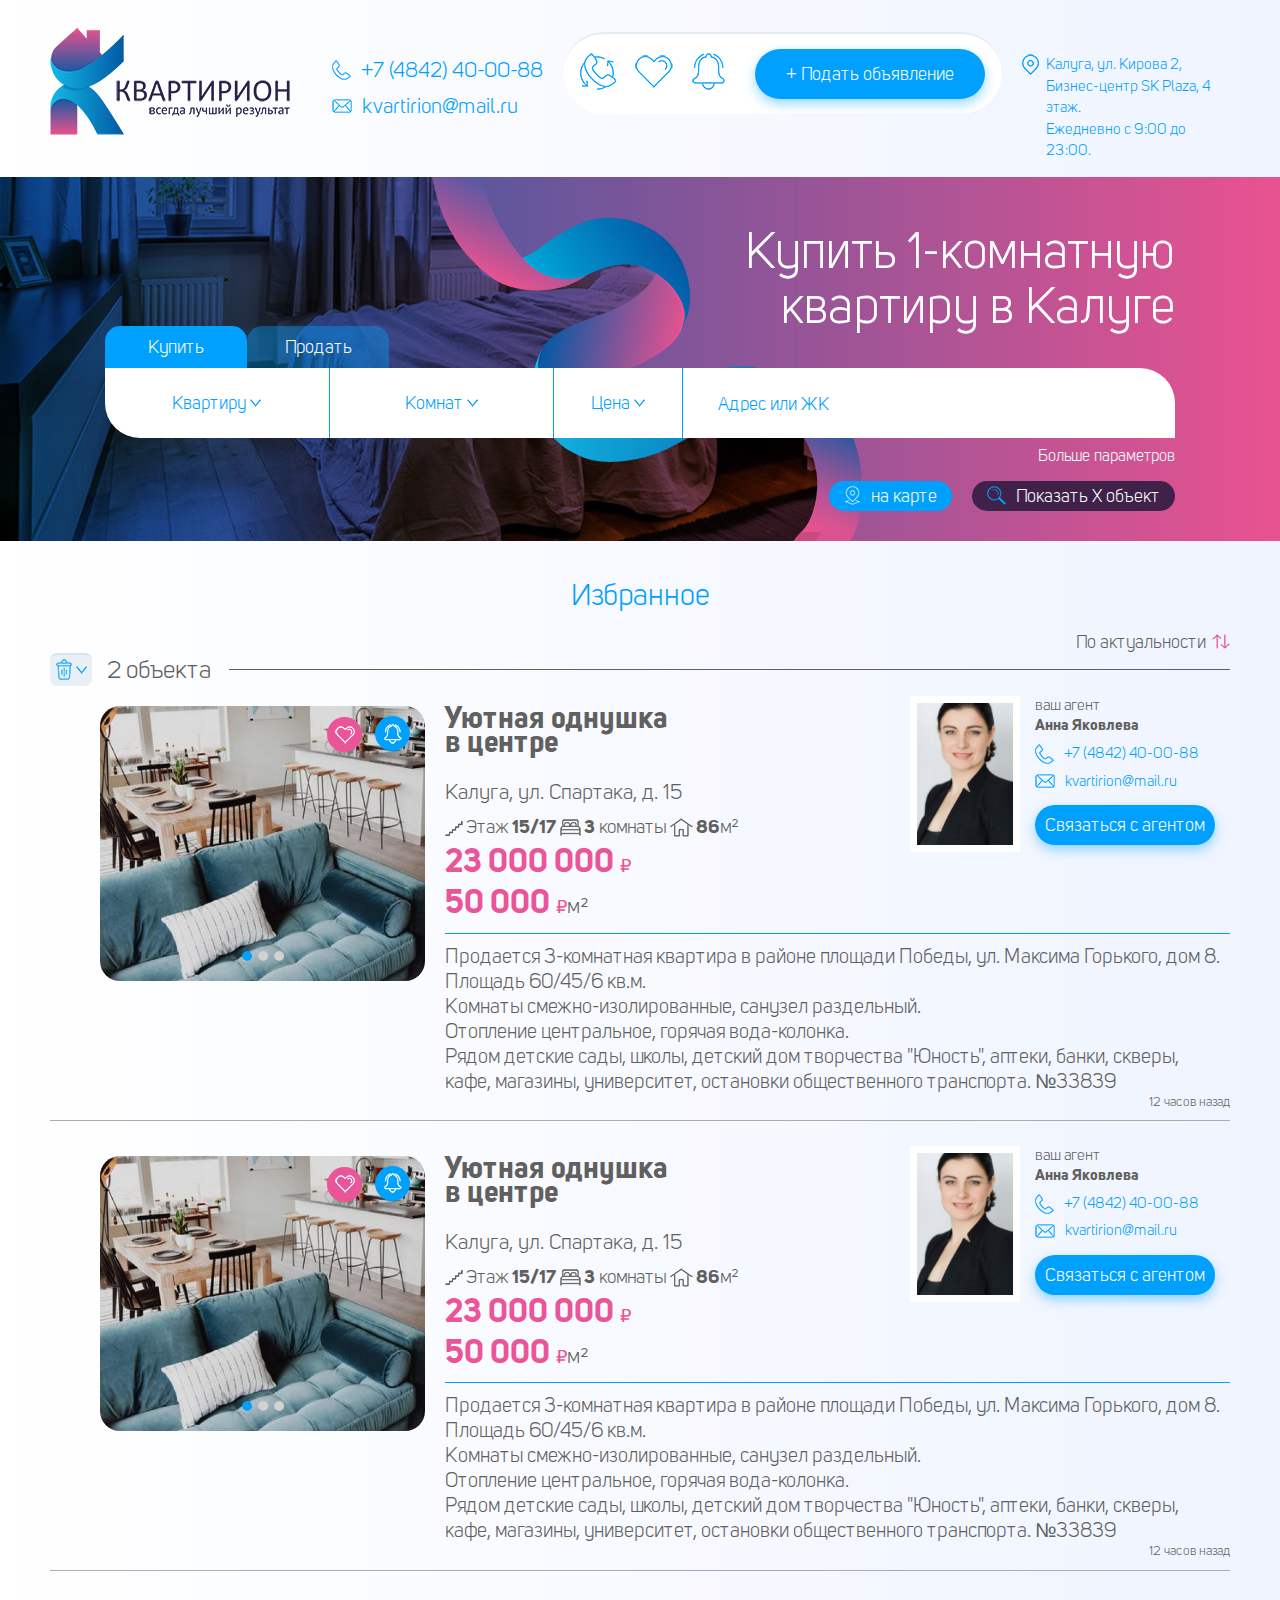
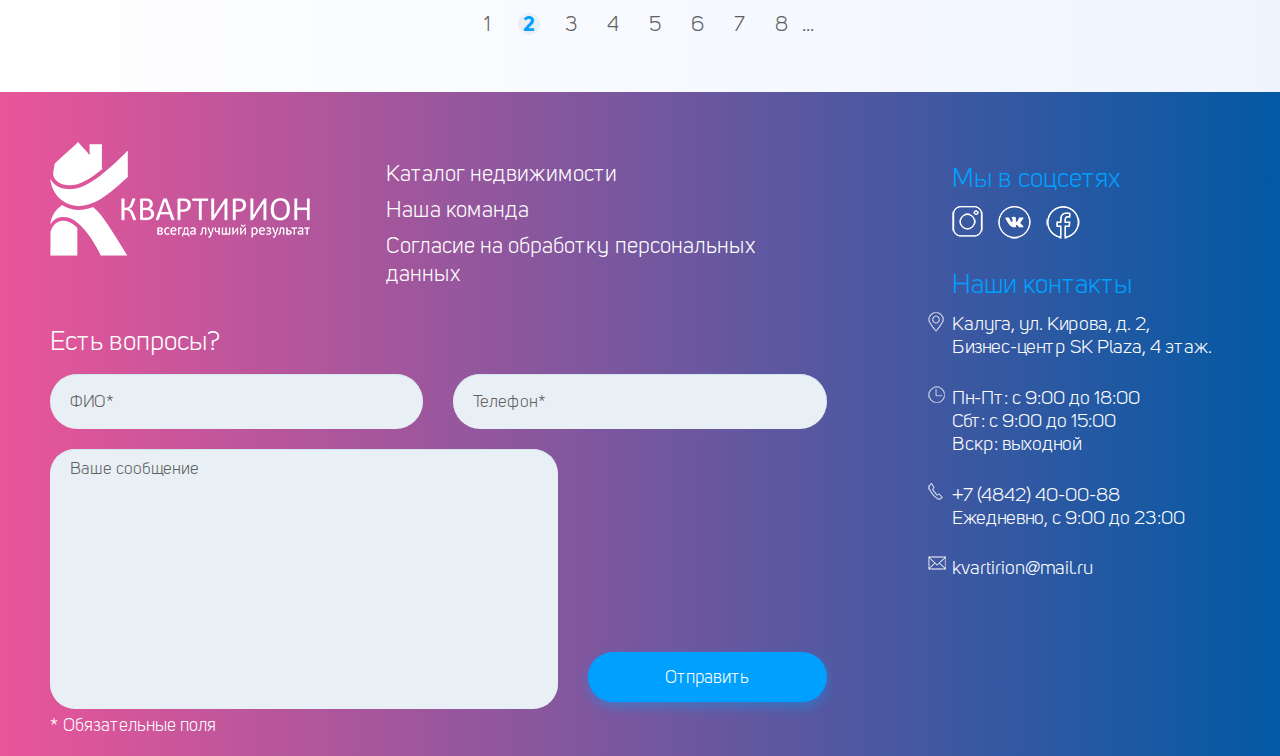
<file: favorites.html>
<!DOCTYPE html>
<html class="is-page-default" lang="ru">
	<head>
		<meta charset="utf-8">
		<meta name="viewport" content="width=device-width,initial-scale=1,minimum-scale=1,user-scalable=no">
		<meta name="apple-mobile-web-app-capable" content="no">
		<meta name="apple-mobile-web-app-status-bar-style" content="black-translucent">
		<meta name="apple-mobile-web-app-title" content="Site title">
		<meta name="format-detection" content="telephone=no">
		<meta http-equiv="X-UA-Compatible" content="IE=Edge">
		<link rel="apple-touch-icon" sizes="57x57" href="images/favicon/apple-icon-57x57.png">
		<link rel="apple-touch-icon" sizes="60x60" href="images/favicon/apple-icon-60x60.png">
		<link rel="apple-touch-icon" sizes="72x72" href="images/favicon/apple-icon-72x72.png">
		<link rel="apple-touch-icon" sizes="76x76" href="images/favicon/apple-icon-76x76.png">
		<link rel="apple-touch-icon" sizes="114x114" href="images/favicon/apple-icon-114x114.png">
		<link rel="apple-touch-icon" sizes="120x120" href="images/favicon/apple-icon-120x120.png">
		<link rel="apple-touch-icon" sizes="144x144" href="images/favicon/apple-icon-144x144.png">
		<link rel="apple-touch-icon" sizes="152x152" href="images/favicon/apple-icon-152x152.png">
		<link rel="apple-touch-icon" sizes="180x180" href="images/favicon/apple-icon-180x180.png">
		<link rel="icon" type="image/png" sizes="192x192" href="images/favicon/android-icon-192x192.png">
		<link rel="icon" type="image/png" sizes="32x32" href="images/favicon/favicon-32x32.png">
		<link rel="icon" type="image/png" sizes="96x96" href="images/favicon/favicon-96x96.png">
		<link rel="icon" type="image/png" sizes="16x16" href="images/favicon/favicon-16x16.png">
		<link rel="manifest" href="images/favicon/manifest.json">
		<meta name="msapplication-TileImage" content="images/favicon/ms-icon-144x144.png">
		<title>Избранное - Квартирион</title>
		<link rel="stylesheet" href="css/app.min.css">
	</head>
	<body>
		<div class="app">
			<!-- Header :: Start-->
			<header class="header">
				<div class="container">
					<div class="header__logo">
						<a href="#">
							<img class="pixelated" src="images/logo.png" alt="" srcset="images/logo@2x.png 2x">
						</a>
					</div>
					<div class="header__contacts is-lg-visible">
						<div class="contact-item">
							<a class="contact-item__link" href="tel:+74842400088"><span class="contact-item__icon"><span class="icon-tel_blue"></span></span><span>+7 (4842) 40-00-88</span></a>
						</div>
						<div class="contact-item">
							<a class="contact-item__link" href="mailto:kvartirion@mail.ru"><span class="contact-item__icon"><span class="icon-mail_blue"></span></span><span>kvartirion@mail.ru</span></a>
						</div>
					</div>
					<div class="header__bar is-lg-visible">
						<ul class="header__bar-btns">
							<li>
								<a class="btn" href="#popup-callback" data-fancybox><span class="icon-callback_blue"></span></a>
							</li>
							<li>
								<a class="btn" href="#popup-favorites" data-fancybox><span class="icon-heart_blue"></span></a>
							</li>
							<li>
								<a class="btn" href="#popup-notifications" data-fancybox><span class="icon-alarm_blue"></span></a>
							</li>
						</ul>
						<a class="btn btn-default" href="#popup-public" data-fancybox>+ Подать объявление</a>
					</div>
					<div class="header__adress is-lg-visible"><span class="icon-location_blue header__adress-icon"></span><span>Калуга, ул. Кирова 2,<br>Бизнес-центр SK Plaza, 4 этаж.<br>Ежедневно с 9:00 до 23:00.</span></div>
					<a class="btn btn-mob-menu js-mob-menu-open is-lg-hidden"><span> </span></a>
				</div>
				<div class="mobile-menu is-lg-hidden">
					<div class="header__bar">
						<ul class="header__bar-btns">
							<li>
								<a class="btn" href="#popup-callback" data-fancybox><span class="icon-callback_blue"></span></a>
							</li>
							<li>
								<a class="btn" href="#popup-favorites" data-fancybox><span class="icon-heart_blue"></span></a>
							</li>
							<li>
								<a class="btn" href="#popup-notifications" data-fancybox><span class="icon-alarm_blue"></span></a>
							</li>
						</ul>
						<a class="btn btn-default" href="#popup-public" data-fancybox>+ Подать объявление</a>
					</div>
					<div class="header__contacts">
						<div class="contact-item">
							<a class="contact-item__link" href="tel:+74842400088"><span class="contact-item__icon"><span class="icon-tel_blue"></span></span><span>+7 (4842) 40-00-88</span></a>
						</div>
						<div class="contact-item">
							<a class="contact-item__link" href="mailto:kvartirion@mail.ru"><span class="contact-item__icon"><span class="icon-mail_blue"></span></span><span>kvartirion@mail.ru</span></a>
						</div>
					</div>
					<div class="header__adress"><span class="icon-location_blue header__adress-icon"></span><span>Калуга, ул. Кирова 2,<br>Бизнес-центр SK Plaza, 4 этаж.<br>Ежедневно с 9:00 до 23:00.</span></div>
					<ul class="footer__links">
						<li>
							<a href="#">Каталог недвижимости</a>
						</li>
						<li>
							<a href="#">Наша команда</a>
						</li>
						<li>
							<a href="#popup-policy" data-fancybox>Согласие на обработку персональных данных</a>
						</li>
					</ul>
					<div class="mobile-menu__close">
						<a class="btn btn-menu-close"><span></span></a>
					</div>
				</div>
			</header>
			<!-- Header :: End-->
			<!-- Main :: Start-->
			<main class="main">
				<div class="search-block">
					<div class="container">
						<div class="heading-base text-right search-block__heading">Купить 1-комнатную<br>квартиру в Калуге</div>
						<div class="filter">
							<ul class="filter__tabs">
								<li class="active">
									<a href="#">Купить</a>
								</li>
								<li>
									<a href="#popup-public" data-fancybox>Продать </a>
								</li>
							</ul>
							<div class="filter__main">
								<div class="filter__main-section filter__main-section--type">
									<div class="filter__main-select">
										<div class="filter__main-select-title">Квартиру</div><span class="icon-expand-down_blue"></span>
									</div>
									<div class="filter__modal">
										<ul class="list-flats">
											<li><span class="list-flats__text"><span>Квартира</span><span class="icon-arrow-down_gray list-flats__arrow"></span></span>
												<ul class="list-flats__submenu">
													<li> 
														<label class="list-flats__text">
															<input type="radio" name="flats-type" value="Новостройка" hidden>Новостройка
														</label>
													</li>
													<li> 
														<label class="list-flats__text">
															<input type="radio" name="flats-type" value="Вторичка" hidden>Вторичка
														</label>
													</li>
												</ul>
											</li>
											<li> 
												<label class="list-flats__text">
													<input type="radio" name="flats-type" value="Комнату" hidden>Комнату
												</label>
											</li>
											<li> 
												<label class="list-flats__text">
													<input type="radio" name="flats-type" value="Дом, дачу, коттедж" hidden>Дом, дачу, коттедж
												</label>
											</li>
											<li> 
												<label class="list-flats__text">
													<input type="radio" name="flats-type" value="Участок" hidden>Участок
												</label>
											</li>
											<li> 
												<label class="list-flats__text">
													<input type="radio" name="flats-type" value="Гараж, машиноместо" hidden>Гараж, машиноместо
												</label>
											</li>
											<li> 
												<label class="list-flats__text">
													<input type="radio" name="flats-type" value="Коммерческую недвижимость" hidden>Коммерческую недвижимость
												</label>
											</li>
										</ul>
									</div>
								</div>
								<div class="filter__main-section filter__main-section--rooms">
									<div class="filter__main-select">
										<div class="filter__main-select-title">Комнат</div><span class="icon-expand-down_blue"></span>
									</div>
									<div class="filter__modal">
										<label class="checkbox-filter">
											<input type="checkbox" checked hidden><span class="checkbox-filter__text">1</span>
										</label>
										<label class="checkbox-filter">
											<input type="checkbox" hidden><span class="checkbox-filter__text">2</span>
										</label>
										<label class="checkbox-filter">
											<input type="checkbox" hidden><span class="checkbox-filter__text">3</span>
										</label>
										<label class="checkbox-filter">
											<input type="checkbox" hidden><span class="checkbox-filter__text">4+</span>
										</label>
										<label class="checkbox-filter">
											<input type="checkbox" hidden><span class="checkbox-filter__text">студия</span>
										</label>
									</div>
								</div>
								<div class="filter__main-section filter__main-section--price">
									<div class="filter__main-select">
										<div class="filter__main-select-title">Цена</div><span class="icon-expand-down_blue"></span>
									</div>
									<div class="filter__modal">
										<div class="row">
											<div class="col col-6">
												<div class="input-wrap">
													<input class="input-filter" type="tel" placeholder="от"><span class="input-wrap__cur">₽</span>
												</div>
											</div>
											<div class="col col-6">
												<div class="input-wrap">
													<input class="input-filter" type="tel" placeholder="до"><span class="input-wrap__cur">₽</span>
												</div>
											</div>
										</div>
									</div>
								</div>
								<div class="filter__main-section filter__main-section--enter">
									<select multiple data-placeholder="Адрес или ЖК">
										<option>Adress 1</option>
										<option>Adress long long long long long long long long long long long long long long long 2</option>
										<option>Adress 3</option>
										<option>Adress 4</option>
										<option>Adress 5</option>
										<option>Adress 6</option>
										<option>Adress 7</option>
									</select>
								</div>
							</div>
							<div class="filter__btn-more">
								<a class="js-btn-window" href="#popup-parametrs">Больше параметров</a>
							</div>
							<div class="filter__bar">
								<div class="filter__bar-btn">
									<a class="btn btn-default btn-default--mini btn-default--show-map" href="map-objects.html"><span class="icon icon-location-place_white"></span>на карте</a>
								</div>
								<div class="filter__bar-btn">
									<a class="btn btn-default btn-default--mini btn-default--dark" href="catalog.html"><span class="icon icon-loop_blue"></span>Показать X объект</a>
								</div>
							</div>
						</div>
					</div>
					<div class="popup-parametrs js-window" id="popup-parametrs">
						<div class="heading-base heading-base--medium">Больше параметров</div>
						<div class="row popup-parametrs__row">
							<div class="col-md-5 popup-parametrs__title">Площадь</div>
							<div class="col-md-7">
								<div class="row popup-parametrs__inputs-row">
									<div class="col col-6">
										<div class="input-wrap input-wrap--medium">
											<input class="input-filter" type="tel" placeholder="от">
											<div class="input-wrap__cur">м²</div>
										</div>
									</div>
									<div class="col col-6">
										<div class="input-wrap input-wrap--medium">
											<input class="input-filter" type="tel" placeholder="до">
											<div class="input-wrap__cur">м²</div>
										</div>
									</div>
								</div>
							</div>
						</div>
						<div class="row popup-parametrs__row">
							<div class="col-md-5 popup-parametrs__title">Площадь кухни</div>
							<div class="col-md-7">
								<div class="row popup-parametrs__inputs-row">
									<div class="col col-6">
										<div class="input-wrap input-wrap--medium">
											<input class="input-filter" type="tel" placeholder="от">
											<div class="input-wrap__cur">м²</div>
										</div>
									</div>
									<div class="col col-6">
										<div class="input-wrap input-wrap--medium">
											<input class="input-filter" type="tel" placeholder="до">
											<div class="input-wrap__cur">м²</div>
										</div>
									</div>
								</div>
							</div>
						</div>
						<div class="row popup-parametrs__row">
							<div class="col-md-5 popup-parametrs__title">Этажность</div>
							<div class="col-md-7">
								<div class="row popup-parametrs__inputs-row">
									<div class="col col-6">
										<div class="input-wrap input-wrap--medium">
											<input class="input-filter" type="tel" placeholder="от">
										</div>
									</div>
									<div class="col col-6">
										<div class="input-wrap input-wrap--medium">
											<input class="input-filter" type="tel" placeholder="до">
										</div>
									</div>
								</div>
							</div>
						</div>
						<div class="row popup-parametrs__row">
							<div class="col-md-5 popup-parametrs__title">Этаж</div>
							<div class="col-md-7">
								<div class="row popup-parametrs__inputs-row">
									<div class="col col-6">
										<div class="input-wrap input-wrap--medium">
											<input class="input-filter" type="tel" placeholder="от">
										</div>
									</div>
									<div class="col col-6">
										<div class="input-wrap input-wrap--medium">
											<input class="input-filter" type="tel" placeholder="до">
										</div>
									</div>
								</div>
							</div>
						</div>
						<div class="row popup-parametrs__row">
							<div class="col-md-5 popup-parametrs__title">Материал стен</div>
							<div class="col-md-7">
								<ul class="sorting__list">
									<li>
										<label class="btn-check">
											<input type="checkbox" checked name="walls-material" hidden><span class="btn-check__icon"><span class="icon icon-check"></span></span><span class="btn-check__text">Кирпич</span>
										</label>
									</li>
									<li>
										<label class="btn-check">
											<input type="checkbox" name="walls-material" hidden><span class="btn-check__icon"><span class="icon icon-check"></span></span><span class="btn-check__text">Брус</span>
										</label>
									</li>
									<li>
										<label class="btn-check">
											<input type="checkbox" name="walls-material" hidden><span class="btn-check__icon"><span class="icon icon-check"></span></span><span class="btn-check__text">Бревно</span>
										</label>
									</li>
									<li>
										<label class="btn-check">
											<input type="checkbox" name="walls-material" hidden><span class="btn-check__icon"><span class="icon icon-check"></span></span><span class="btn-check__text">Сэндвич-панели</span>
										</label>
									</li>
									<li>
										<label class="btn-check">
											<input type="checkbox" name="walls-material" hidden><span class="btn-check__icon"><span class="icon icon-check"></span></span><span class="btn-check__text">Ж/б-панели</span>
										</label>
									</li>
									<li>
										<label class="btn-check">
											<input type="checkbox" name="walls-material" hidden><span class="btn-check__icon"><span class="icon icon-check"></span></span><span class="btn-check__text">Панельный</span>
										</label>
									</li>
									<li>
										<label class="btn-check">
											<input type="checkbox" name="walls-material" hidden><span class="btn-check__icon"><span class="icon icon-check"></span></span><span class="btn-check__text">Монолитный</span>
										</label>
									</li>
									<li>
										<label class="btn-check">
											<input type="checkbox" name="walls-material" hidden><span class="btn-check__icon"><span class="icon icon-check"></span></span><span class="btn-check__text">Кирпично-монолитный</span>
										</label>
									</li>
									<li>
										<label class="btn-check">
											<input type="checkbox" name="walls-material" hidden><span class="btn-check__icon"><span class="icon icon-check"></span></span><span class="btn-check__text">Другой</span>
										</label>
									</li>
								</ul>
							</div>
						</div>
					</div>
				</div>
				<div class="catalog">
					<div class="container">
						<div class="heading-base heading-base--medium text-center">Избранное</div>
						<div class="catalog__sorting">
							<div class="sorting">
								<a class="sorting__main js-btn-window" href="#modal-sorting"><span class="sorting__main-text">По актуальности</span><span class="icon-sort"></span></a>
								<div class="sorting__modal js-window" id="modal-sorting">
									<ul class="sorting__list">
										<li>
											<label class="btn-check">
												<input type="radio" checked name="sorting" hidden><span class="btn-check__icon"><span class="icon icon-check"></span></span><span class="btn-check__text">По актуальности</span>
											</label>
										</li>
										<li>
											<label class="btn-check">
												<input type="radio" name="sorting" hidden><span class="btn-check__icon"><span class="icon icon-check"></span></span><span class="btn-check__text">Новые предложения</span>
											</label>
										</li>
										<li>
											<label class="btn-check">
												<input type="radio" name="sorting" hidden><span class="btn-check__icon"><span class="icon icon-check"></span></span><span class="btn-check__text">Цена по возрастанию</span>
											</label>
										</li>
										<li>
											<label class="btn-check">
												<input type="radio" name="sorting" hidden><span class="btn-check__icon"><span class="icon icon-check"></span></span><span class="btn-check__text">Цена по убыванию</span>
											</label>
										</li>
										<li>
											<label class="btn-check">
												<input type="radio" name="sorting" hidden><span class="btn-check__icon"><span class="icon icon-check"></span></span><span class="btn-check__text">Площадь по возрастанию</span>
											</label>
										</li>
										<li>
											<label class="btn-check">
												<input type="radio" name="sorting" hidden><span class="btn-check__icon"><span class="icon icon-check"></span></span><span class="btn-check__text">Площадь по убыванию</span>
											</label>
										</li>
									</ul>
								</div>
							</div>
						</div>
						<div class="row-objects-nav">
							<a class="btn btn-items" href="#popup-delete-favorites" data-fancybox><span class="btn-items__inner"><span class="icon-trash"></span><span class="icon-expand-down_blue"></span></span><span class="btn-items__tooltip">Удалить все</span></a>
							<div class="section-title">2 объекта</div>
						</div>
						<div>
							<div class="catalog__item">
								<div class="catalog__item-gallery is-lg-visible">
									<div>
										<div class="catalog__item-gallery-items">
											<div>
												<img src="images/room.jpg" alt="">
											</div>
											<div>
												<img src="images/room.jpg" alt="">
											</div>
											<div>
												<img src="images/room.jpg" alt="">
											</div>
										</div>
										<div class="catalog__item-buttons">
											<a class="btn btn-card btn-card--large active" href="#"><span class="icon-heart_white"></span></a>
											<a class="btn btn-card btn-card--large" href="#"><span class="icon-alarm_white"></span></a>
										</div>
									</div>
								</div>
								<div class="catalog__item-section">
									<div class="catalog__item-main">
										<div class="catalog__item-main-section">
											<div class="catalog__item-info-section">
												<div class="catalog__item-title">Уютная однушка<br>в центре</div>
												<div class="catalog__item-adress">Калуга, ул. Спартака, д. 15</div>
												<div class="card-informers">
													<div class="card-informers__item"><span class="icon-stages_gray card-informers__item-icon"></span><span>Этаж 
															<strong>15/17</strong></span></div>
													<div class="card-informers__item"><span class="icon-bed_gray card-informers__item-icon"></span><span>
															<strong>3</strong> комнаты</span></div>
													<div class="card-informers__item"><span class="icon-house_gray card-informers__item-icon"></span><span>
															<strong>86</strong>м²</span></div>
												</div>
											</div>
											<div class="catalog__item-prices">
												<div class="price price--size-large"><span class="price__main">23 000 000 </span><span class="price__currency">₽</span></div>
												<div class="price price--size-large"><span class="price__main">50 000 </span><span class="price__currency">₽</span><span class="price__footage">м²</span></div>
												<div class="catalog__item-gallery is-lg-hidden">
													<div>
														<div class="catalog__item-gallery-items">
															<div>
																<img src="images/room.jpg" alt="">
															</div>
															<div>
																<img src="images/room.jpg" alt="">
															</div>
															<div>
																<img src="images/room.jpg" alt="">
															</div>
														</div>
														<div class="catalog__item-buttons">
															<a class="btn btn-card btn-card--large active" href="#"><span class="icon-heart_white"></span></a>
															<a class="btn btn-card btn-card--large" href="#"><span class="icon-alarm_white"></span></a>
														</div>
													</div>
												</div>
											</div>
										</div>
										<div class="catalog__item-agent">
											<div class="catalog__item-agent-photo">
												<img src="images/team-gallery_1.jpg" alt="">
											</div>
											<div class="catalog__item-agent-main">
												<div>ваш агент</div>
												<div class="catalog__item-agent-name">
													<strong>Анна Яковлева</strong>
												</div>
												<div class="contact-item contact-item--size-mini">
													<a class="contact-item__link" href="tel:+74842400088"><span class="contact-item__icon"><span class="icon-tel_blue"></span></span><span>+7 (4842) 40-00-88</span></a>
												</div>
												<div class="contact-item contact-item--size-mini">
													<a class="contact-item__link" href="mailto:kvartirion@mail.ru"><span class="contact-item__icon"><span class="icon-mail_blue"></span></span><span>kvartirion@mail.ru</span></a>
												</div>
												<div class="catalog__item-agent-btn">
													<a class="btn btn-default btn-default--medium" href="#popup-callback_2" data-fancybox>Связаться с агентом</a>
												</div>
											</div>
										</div>
									</div>
									<div class="catalog__item-bottom">
										<div class="catalog__item-desc">
											<p>Продается 3-комнатная квартира в районе площади Победы, ул. Максима Горького, дом 8. <br>Площадь 60/45/6 кв.м. <br>Комнаты смежно-изолированные, санузел раздельный. <br>Отопление центральное, горячая вода-колонка. <br>Рядом детские сады, школы, детский дом творчества "Юность", аптеки, банки, скверы, <br>кафе, магазины, университет, остановки общественного транспорта. №33839		</p>
										</div>
										<div class="catalog__item-date">12 часов назад</div>
									</div>
								</div>
							</div>
							<div class="catalog__item">
								<div class="catalog__item-gallery is-lg-visible">
									<div>
										<div class="catalog__item-gallery-items">
											<div>
												<img src="images/room.jpg" alt="">
											</div>
											<div>
												<img src="images/room.jpg" alt="">
											</div>
											<div>
												<img src="images/room.jpg" alt="">
											</div>
										</div>
										<div class="catalog__item-buttons">
											<a class="btn btn-card btn-card--large active" href="#"><span class="icon-heart_white"></span></a>
											<a class="btn btn-card btn-card--large" href="#"><span class="icon-alarm_white"></span></a>
										</div>
									</div>
								</div>
								<div class="catalog__item-section">
									<div class="catalog__item-main">
										<div class="catalog__item-main-section">
											<div class="catalog__item-info-section">
												<div class="catalog__item-title">Уютная однушка<br>в центре</div>
												<div class="catalog__item-adress">Калуга, ул. Спартака, д. 15</div>
												<div class="card-informers">
													<div class="card-informers__item"><span class="icon-stages_gray card-informers__item-icon"></span><span>Этаж 
															<strong>15/17</strong></span></div>
													<div class="card-informers__item"><span class="icon-bed_gray card-informers__item-icon"></span><span>
															<strong>3</strong> комнаты</span></div>
													<div class="card-informers__item"><span class="icon-house_gray card-informers__item-icon"></span><span>
															<strong>86</strong>м²</span></div>
												</div>
											</div>
											<div class="catalog__item-prices">
												<div class="price price--size-large"><span class="price__main">23 000 000 </span><span class="price__currency">₽</span></div>
												<div class="price price--size-large"><span class="price__main">50 000 </span><span class="price__currency">₽</span><span class="price__footage">м²</span></div>
												<div class="catalog__item-gallery is-lg-hidden">
													<div>
														<div class="catalog__item-gallery-items">
															<div>
																<img src="images/room.jpg" alt="">
															</div>
															<div>
																<img src="images/room.jpg" alt="">
															</div>
															<div>
																<img src="images/room.jpg" alt="">
															</div>
														</div>
														<div class="catalog__item-buttons">
															<a class="btn btn-card btn-card--large active" href="#"><span class="icon-heart_white"></span></a>
															<a class="btn btn-card btn-card--large" href="#"><span class="icon-alarm_white"></span></a>
														</div>
													</div>
												</div>
											</div>
										</div>
										<div class="catalog__item-agent">
											<div class="catalog__item-agent-photo">
												<img src="images/team-gallery_1.jpg" alt="">
											</div>
											<div class="catalog__item-agent-main">
												<div>ваш агент</div>
												<div class="catalog__item-agent-name">
													<strong>Анна Яковлева</strong>
												</div>
												<div class="contact-item contact-item--size-mini">
													<a class="contact-item__link" href="tel:+74842400088"><span class="contact-item__icon"><span class="icon-tel_blue"></span></span><span>+7 (4842) 40-00-88</span></a>
												</div>
												<div class="contact-item contact-item--size-mini">
													<a class="contact-item__link" href="mailto:kvartirion@mail.ru"><span class="contact-item__icon"><span class="icon-mail_blue"></span></span><span>kvartirion@mail.ru</span></a>
												</div>
												<div class="catalog__item-agent-btn">
													<a class="btn btn-default btn-default--medium" href="#popup-callback_2" data-fancybox>Связаться с агентом</a>
												</div>
											</div>
										</div>
									</div>
									<div class="catalog__item-bottom">
										<div class="catalog__item-desc">
											<p>Продается 3-комнатная квартира в районе площади Победы, ул. Максима Горького, дом 8. <br>Площадь 60/45/6 кв.м. <br>Комнаты смежно-изолированные, санузел раздельный. <br>Отопление центральное, горячая вода-колонка. <br>Рядом детские сады, школы, детский дом творчества "Юность", аптеки, банки, скверы, <br>кафе, магазины, университет, остановки общественного транспорта. №33839		</p>
										</div>
										<div class="catalog__item-date">12 часов назад</div>
									</div>
								</div>
							</div>
						</div>
						<div class="pagination">
							<a href="#">1</a>
							<a class="current" href="#">2</a>
							<a href="#">3</a>
							<a href="#">4</a>
							<a href="#">5</a>
							<a href="#">6</a>
							<a href="#">7</a>
							<a href="#">8</a><span>...</span>
						</div>
					</div>
				</div>
			</main>
			<!-- Main :: End-->
			<!-- Footer :: Start-->
			<footer class="footer">
				<div class="container">
					<div class="row">
						<div class="col col-12 col-md-8">
							<div class="row">
								<div class="col-md-5">
									<img src="images/logo_white.png" alt="" srcset="images/logo_white@2x.png 2x">
								</div>
								<div class="col-md-7">
									<ul class="footer__links">
										<li>
											<a href="catalog.html">Каталог недвижимости</a>
										</li>
										<li>
											<a href="team.html">Наша команда</a>
										</li>
										<li>
											<a href="#popup-policy" data-fancybox>Согласие на обработку персональных данных</a>
										</li>
									</ul>
								</div>
							</div>
							<div class="footer__form">
								<div class="form-title">Есть вопросы?</div>
								<form class="row">
									<div class="col-md-6">
										<input class="ui-input" type="text" placeholder="ФИО*">
									</div>
									<div class="col-md-6">
										<input class="ui-input" type="tel" placeholder="Телефон*">
									</div>
									<div class="col-md-8">
										<textarea class="ui-textarea" placeholder="Ваше сообщение"></textarea>
									</div>
									<div class="col-md-4 footer__form-btn">
										<input class="btn btn-default btn--fullwidth" type="submit" value="Отправить">
									</div>
								</form>
								<div class="form-warning">* Обязательные поля</div>
							</div>
						</div>
						<div class="col col-12 col-md-4 footer__info">
							<div class="footer__title">Мы в соцсетях</div>
							<ul class="footer__socials">
								<li>
									<a class="btn btn-social" href="#" target="_blank"><span class="icon-instagram_white"></span></a>
								</li>
								<li>
									<a class="btn btn-social" href="#" target="_blank"><span class="icon-vk_white"></span></a>
								</li>
								<li>
									<a class="btn btn-social" href="#" target="_blank"><span class="icon-facebook_white"></span></a>
								</li>
							</ul>
							<div class="footer__title">Наши контакты</div>
							<ul class="footer__contacts">
								<li><span class="icon-location_white footer__contacts-icon"></span><span>
										 Калуга, ул. Кирова, д. 2, <br>Бизнес-центр SK Plaza, 4 этаж.</span></li>
								<li><span class="icon-clock_white footer__contacts-icon"></span><span>
										 Пн-Пт: с 9:00 до 18:00<br>Сбт: с 9:00 до 15:00 <br>Вскр: выходной</span></li>
								<li><span class="icon-tel_white footer__contacts-icon"></span><span>
										<a href="tel:+74842400088">+7 (4842) 40-00-88</a><br>Ежедневно, с 9:00 до 23:00</span></li>
								<li><span class="icon-mail_white footer__contacts-icon"></span><span>
										<a href="mailto:kvartirion@mail.ru">kvartirion@mail.ru </a></span></li>
							</ul>
						</div>
					</div>
				</div>
			</footer>
			<!-- Footer :: End-->
			<!-- Popups :: Start-->
			<div class="fancybox-is-hidden popup-advt" id="popup-advt">
				<div>
					<div class="heading-base heading-base--medium heading-base--mod-margin">Объявление	</div>
					<div class="catalog__item">
						<div class="catalog__item-gallery is-lg-visible">
							<div>
								<div class="catalog__item-gallery-items">
									<div>
										<img src="images/room.jpg" alt="">
									</div>
									<div>
										<img src="images/room.jpg" alt="">
									</div>
									<div>
										<img src="images/room.jpg" alt="">
									</div>
								</div>
								<div class="catalog__item-buttons">
									<a class="btn btn-card btn-card--large" href="#"><span class="icon-heart_white"></span></a>
									<a class="btn btn-card btn-card--large" href="#"><span class="icon-alarm_white"></span></a>
								</div>
								<div class="catalog__item-btn-request">
									<a class="btn btn-default btn-default--medium" href="#">Подать заявку на ипотеку</a>
								</div>
							</div>
						</div>
						<div class="catalog__item-section">
							<div class="catalog__item-main">
								<div class="catalog__item-main-section">
									<div class="catalog__item-info-section">
										<div class="catalog__item-title">Уютная однушка<br>в центре</div>
										<div class="catalog__item-adress">Калуга, ул. Спартака, д. 15</div>
										<div class="card-informers">
											<div class="card-informers__item"><span class="icon-stages_gray card-informers__item-icon"></span><span>Этаж 
													<strong>15/17</strong></span></div>
											<div class="card-informers__item"><span class="icon-bed_gray card-informers__item-icon"></span><span>
													<strong>3</strong> комнаты</span></div>
											<div class="card-informers__item"><span class="icon-house_gray card-informers__item-icon"></span><span>
													<strong>86</strong>м²</span></div>
										</div>
									</div>
									<div class="catalog__item-prices">
										<div class="price price--size-large"><span class="price__main">23 000 000 </span><span class="price__currency">₽</span></div>
										<div class="price price--size-large"><span class="price__main">50 000 </span><span class="price__currency">₽</span><span class="price__footage">м²</span></div>
										<div class="catalog__item-gallery is-lg-hidden">
											<div>
												<div class="catalog__item-gallery-items">
													<div>
														<img src="images/room.jpg" alt="">
													</div>
													<div>
														<img src="images/room.jpg" alt="">
													</div>
													<div>
														<img src="images/room.jpg" alt="">
													</div>
												</div>
												<div class="catalog__item-buttons">
													<a class="btn btn-card btn-card--large" href="#"><span class="icon-heart_white"></span></a>
													<a class="btn btn-card btn-card--large" href="#"><span class="icon-alarm_white"></span></a>
												</div>
											</div>
										</div>
									</div>
								</div>
								<div class="catalog__item-agent">
									<div class="catalog__item-agent-photo">
										<img src="images/team-gallery_1.jpg" alt="">
									</div>
									<div class="catalog__item-agent-main">
										<div>ваш агент</div>
										<div class="catalog__item-agent-name">
											<strong>Анна Яковлева</strong>
										</div>
										<div class="contact-item contact-item--size-mini">
											<a class="contact-item__link" href="tel:+74842400088"><span class="contact-item__icon"><span class="icon-tel_blue"></span></span><span>+7 (4842) 40-00-88</span></a>
										</div>
										<div class="contact-item contact-item--size-mini">
											<a class="contact-item__link" href="mailto:kvartirion@mail.ru"><span class="contact-item__icon"><span class="icon-mail_blue"></span></span><span>kvartirion@mail.ru</span></a>
										</div>
										<div class="catalog__item-agent-btn">
											<a class="btn btn-default btn-default--medium" href="#popup-callback_2" data-fancybox>Связаться с агентом</a>
										</div>
									</div>
								</div>
							</div>
							<div class="catalog__item-bottom">
								<div class="catalog__item-desc">
									<p>Продается 3-комнатная квартира в районе площади Победы, ул. Максима Горького, дом 8. <br>Площадь 60/45/6 кв.м. <br>Комнаты смежно-изолированные, санузел раздельный. <br>Отопление центральное, горячая вода-колонка. <br>Рядом детские сады, школы, детский дом творчества "Юность", аптеки, банки, скверы, <br>кафе, магазины, университет, остановки общественного транспорта. №33839<br><span class="text-hidden">Lorem ipsum dolor sit amet consectetur</span></p>
									<p class="text-hidden">Lorem ipsum dolor sit amet consectetur adipisicing elit.</p>
								</div>
								<div class="expand-text">
									<a class="btn"> <span class="icon-expand-down_large_blue"></span></a>
								</div>
								<div class="catalog__item-date">12 часов назад</div>
							</div>
						</div>
					</div>
				</div>
				<div class="row popup-advt__about">
					<div class="col-12 col-md-4 col-xl-3">
						<div class="popup-advt__about-map">map</div>
					</div>
					<div class="col-12 col-md-8 col-xl-9">
						<div class="popup-advt__about-info">
							<div class="popup-advt__about-inner styled-scrollbar">
								<div class="heading-base heading-base--medium">Сведения о недвижимости</div>
								<div class="popup-advt__about-row">
									<div class="popup-advt__about-col">
										<div>
											<label class="ui-label">ID</label>
											<input class="ui-input" type="text">
										</div>
										<div>
											<label class="ui-label">Доля в квартире</label>
											<input class="ui-input" type="text">
										</div>
										<div>
											<label class="ui-label">Комнат в квартире</label>
											<input class="ui-input" type="text">
										</div>
										<div>
											<label class="ui-label">Площадь, кв.м.</label>
											<input class="ui-input" type="text">
										</div>
										<div>
											<label class="ui-label">Площадь, кв.м.</label>
											<input class="ui-input" type="text">
										</div>
										<div>
											<label class="ui-label">Площадь, кв.м.</label>
											<input class="ui-input" type="text">
										</div>
									</div>
									<div class="popup-advt__about-col">
										<div>
											<label class="ui-label">Этаж</label>
											<input class="ui-input" type="text">
										</div>
										<div>
											<label class="ui-label">Этажность</label>
											<input class="ui-input" type="text">
										</div>
										<div>
											<label class="ui-label">Материал стен</label>
											<input class="ui-input" type="text">
										</div>
										<div>
											<label class="ui-label">Стоимость в валюте</label>
											<input class="ui-input" type="text">
										</div>
									</div>
								</div>
							</div>
						</div>
					</div>
				</div>
				<div>
					<div class="heading-base heading-base--medium heading-base--mod-margin">Похожие предложения</div>
					<div class="row cards-carousel">
						<div class="col-md-4">
							<div class="cards__item">
								<div class="cards__item-section">
									<div class="cards__item-top">
										<a class="btn btn-card" href="#"><span class="icon-heart_white"></span></a>
										<a class="btn btn-card" href="#"><span class="icon-alarm_white"></span></a>
									</div>
									<div class="cards__item-gallery">
										<div>
											<img src="images/room.jpg" alt="">
										</div>
										<div>
											<img src="images/room.jpg" alt="">
										</div>
										<div>
											<img src="images/room.jpg" alt="">
										</div>
									</div>
									<div class="cards__item-desc">
										<div class="row">
											<div class="col col-12 col-md-6">
												<div class="cards__item-info">
													<strong>Уютная однушка в центре</strong>
												</div>
											</div>
											<div class="col col-12 col-md-6">
												<div class="price"><span class="price__main">23 000 000 </span><span class="price__currency">₽</span></div>
											</div>
										</div>
										<div class="cards__item-info row">
											<div class="col col-12 col-md-6">Калуга, <br>ул. Спартака, д. 15</div>
											<div class="col col-12 col-md-6 price"><span class="price__main">50 000 </span><span class="price__currency">₽</span><span class="price__footage"> м²</span></div>
										</div>
									</div>
								</div>
								<div class="cards__item-details card-informers">
									<div class="card-informers__item"><span class="icon-stages_white card-informers__item-icon"></span><span>Этаж 
											<strong>15/17</strong></span></div>
									<div class="card-informers__item"><span class="icon-bed_white card-informers__item-icon"></span><span>
											<strong>3</strong> комнаты</span></div>
									<div class="card-informers__item"><span class="icon-house_white card-informers__item-icon"></span><span>
											<strong>86</strong>м²</span></div>
								</div>
							</div>
						</div>
						<div class="col-md-4">
							<div class="cards__item">
								<div class="cards__item-section">
									<div class="cards__item-top">
										<a class="btn btn-card" href="#"><span class="icon-heart_white"></span></a>
										<a class="btn btn-card" href="#"><span class="icon-alarm_white"></span></a>
									</div>
									<div class="cards__item-gallery">
										<div>
											<img src="images/room.jpg" alt="">
										</div>
										<div>
											<img src="images/room.jpg" alt="">
										</div>
										<div>
											<img src="images/room.jpg" alt="">
										</div>
									</div>
									<div class="cards__item-desc">
										<div class="row">
											<div class="col col-12 col-md-6">
												<div class="cards__item-info">
													<strong>Уютная однушка в центре</strong>
												</div>
											</div>
											<div class="col col-12 col-md-6">
												<div class="price"><span class="price__main">23 000 000 </span><span class="price__currency">₽</span></div>
											</div>
										</div>
										<div class="cards__item-info row">
											<div class="col col-12 col-md-6">Калуга, <br>ул. Спартака, д. 15</div>
											<div class="col col-12 col-md-6 price"><span class="price__main">50 000 </span><span class="price__currency">₽</span><span class="price__footage"> м²</span></div>
										</div>
									</div>
								</div>
								<div class="cards__item-details card-informers">
									<div class="card-informers__item"><span class="icon-stages_white card-informers__item-icon"></span><span>Этаж 
											<strong>15/17</strong></span></div>
									<div class="card-informers__item"><span class="icon-bed_white card-informers__item-icon"></span><span>
											<strong>3</strong> комнаты</span></div>
									<div class="card-informers__item"><span class="icon-house_white card-informers__item-icon"></span><span>
											<strong>86</strong>м²</span></div>
								</div>
							</div>
						</div>
						<div class="col-md-4">
							<div class="cards__item">
								<div class="cards__item-section">
									<div class="cards__item-top">
										<a class="btn btn-card" href="#"><span class="icon-heart_white"></span></a>
										<a class="btn btn-card" href="#"><span class="icon-alarm_white"></span></a>
									</div>
									<div class="cards__item-gallery">
										<div>
											<img src="images/room.jpg" alt="">
										</div>
										<div>
											<img src="images/room.jpg" alt="">
										</div>
										<div>
											<img src="images/room.jpg" alt="">
										</div>
									</div>
									<div class="cards__item-desc">
										<div class="row">
											<div class="col col-12 col-md-6">
												<div class="cards__item-info">
													<strong>Уютная однушка в центре</strong>
												</div>
											</div>
											<div class="col col-12 col-md-6">
												<div class="price"><span class="price__main">23 000 000 </span><span class="price__currency">₽</span></div>
											</div>
										</div>
										<div class="cards__item-info row">
											<div class="col col-12 col-md-6">Калуга, <br>ул. Спартака, д. 15</div>
											<div class="col col-12 col-md-6 price"><span class="price__main">50 000 </span><span class="price__currency">₽</span><span class="price__footage"> м²</span></div>
										</div>
									</div>
								</div>
								<div class="cards__item-details card-informers">
									<div class="card-informers__item"><span class="icon-stages_white card-informers__item-icon"></span><span>Этаж 
											<strong>15/17</strong></span></div>
									<div class="card-informers__item"><span class="icon-bed_white card-informers__item-icon"></span><span>
											<strong>3</strong> комнаты</span></div>
									<div class="card-informers__item"><span class="icon-house_white card-informers__item-icon"></span><span>
											<strong>86</strong>м²</span></div>
								</div>
							</div>
						</div>
						<div class="col-md-4">
							<div class="cards__item">
								<div class="cards__item-section">
									<div class="cards__item-top">
										<a class="btn btn-card" href="#"><span class="icon-heart_white"></span></a>
										<a class="btn btn-card" href="#"><span class="icon-alarm_white"></span></a>
									</div>
									<div class="cards__item-gallery">
										<div>
											<img src="images/room.jpg" alt="">
										</div>
										<div>
											<img src="images/room.jpg" alt="">
										</div>
										<div>
											<img src="images/room.jpg" alt="">
										</div>
									</div>
									<div class="cards__item-desc">
										<div class="row">
											<div class="col col-12 col-md-6">
												<div class="cards__item-info">
													<strong>Уютная однушка в центре</strong>
												</div>
											</div>
											<div class="col col-12 col-md-6">
												<div class="price"><span class="price__main">23 000 000 </span><span class="price__currency">₽</span></div>
											</div>
										</div>
										<div class="cards__item-info row">
											<div class="col col-12 col-md-6">Калуга, <br>ул. Спартака, д. 15</div>
											<div class="col col-12 col-md-6 price"><span class="price__main">50 000 </span><span class="price__currency">₽</span><span class="price__footage"> м²</span></div>
										</div>
									</div>
								</div>
								<div class="cards__item-details card-informers">
									<div class="card-informers__item"><span class="icon-stages_white card-informers__item-icon"></span><span>Этаж 
											<strong>15/17</strong></span></div>
									<div class="card-informers__item"><span class="icon-bed_white card-informers__item-icon"></span><span>
											<strong>3</strong> комнаты</span></div>
									<div class="card-informers__item"><span class="icon-house_white card-informers__item-icon"></span><span>
											<strong>86</strong>м²</span></div>
								</div>
							</div>
						</div>
					</div>
				</div>
				<a class="btn btn-close" data-fancybox-close><span class="icon icon-close"> </span></a>
			</div>
			<div class="fancybox-is-hidden popup popup-callback popup-callback--mod-corners" id="modal-add-testimonial">
				<div class="heading-base heading-base--medium">Оставить отзыв</div>
				<p class="form-desc">Ваша честная оценка поможет <br>нам стать лучше!</p>
				<input class="ui-input" type="text" placeholder="Ваше имя">
				<input class="ui-input" type="text" placeholder="Ваша фамилия">
				<input class="ui-input" type="tel" placeholder="Телефон">
				<input class="ui-input" type="email" placeholder="E-mail">
				<textarea class="ui-textarea" placeholder="Ваш текст"></textarea>
				<div>
					<label class="ui-label ui-label--small">Ваша оценка</label>
					<div class="rateit" aria-valuenow="0" data-rateit-mode="font" data-rateit-resetable="false"></div>
				</div>
				<div class="popup-callback__bottom">
					<div class="row flex-md-row-reverse">
						<div class="col-md-6">
							<img src="images/robot.png" alt="">
						</div>
						<div class="col-md-6"> 
							<input class="btn btn-default" type="submit" value="Отправить">
						</div>
					</div>
				</div>
			</div>
			<div class="fancybox-is-hidden popup popup-callback popup-callback--mod-corners" id="popup-callback_2">
				<div class="heading-base heading-base--medium">Связаться</div>
				<p class="form-desc">Введите контактные данные<br>и наш менеджер свяжется с вами<br>в ближайшее время</p>
				<input class="ui-input" type="text" placeholder="Ваше имя">
				<input class="ui-input" type="text" placeholder="Ваша фамилия">
				<input class="ui-input" type="tel" placeholder="Телефон">
				<input class="ui-input" type="email" placeholder="E-mail">
				<textarea class="ui-textarea" placeholder="Ваше сообщение"></textarea>
				<label class="ui-checkbox">
					<input type="checkbox" checked hidden><span class="ui-checkbox__icon"><span class="icon-check_dark"></span></span><span class="ui-checkbox__text">заполняя данную форму, <br>вы даете 
						<a href="#popup-policy" data-fancybox>согласие на обработку ваших данных</a></span>
				</label>
				<div class="popup-callback__bottom">
					<div class="row flex-md-row-reverse">
						<div class="col-md-6">
							<img src="images/robot.png" alt="">
						</div>
						<div class="col-md-6"> 
							<input class="btn btn-default" type="submit" value="Отправить">
						</div>
					</div>
				</div>
			</div>
			<div class="fancybox-is-hidden popup popup-callback" id="popup-callback">
				<div class="heading-base heading-base--medium">Обратный звонок</div>
				<p class="form-desc">Введите контактные данные<br>и наш менеджер свяжется с вами<br>в ближайшее время</p>
				<input class="ui-input" type="text" placeholder="Ваше имя">
				<input class="ui-input" type="tel" placeholder="Ваш номер телефона">
				<label class="ui-checkbox">
					<input type="checkbox" checked hidden><span class="ui-checkbox__icon"><span class="icon-check_dark"></span></span><span class="ui-checkbox__text">заполняя данную форму, <br>вы даете 
						<a href="#popup-policy" data-fancybox>согласие на обработку ваших данных</a></span>
				</label>
				<div class="popup-callback__bottom">
					<input class="btn btn-default" type="submit" value="Отправить">
				</div>
			</div>
			<div class="fancybox-is-hidden popup popup-delete-favorites" id="popup-delete-favorites">
				<div class="popup-title">Вы действительно хотите удалить все избранные объекты?</div>
				<div class="row btns-row flex-md-row-reverse">
					<div class="col-md-6">
						<a class="btn btn-default btn-default--medium" href="#">Удалить все</a>
					</div>
					<div class="col-md-6">
						<a class="btn btn-default btn-default--medium" data-fancybox-close>Вернуться</a>
					</div>
				</div>
			</div>
			<div class="fancybox-is-hidden popup popup-notifications" id="popup-notifications">
				<div class="heading-base heading-base--medium">Оповещения</div>
				<div class="popup-notifications__inner styled-scrollbar">
					<div class="notification-item">
						<label class="btn-check">
							<input type="checkbox" checked hidden><span class="btn-check__icon"><span class="icon icon-check"></span></span>
						</label>
						<a class="notification" href="#popup-advt" data-fancybox>
							<div class="notification__date">2 часа назад</div>
							<div class="notification__event">Изменение цены</div>
							<div class="notification__title">1-комнатная квартира</div>
							<div class="row notification__info">
								<div class="col-md-6">1-комнатная квартира</div>
								<div class="col-md-6 text-right">Калуга,<br>ул. Манежная, д. 20</div>
							</div>
						</a>
					</div>
					<div class="notification-item">
						<label class="btn-check">
							<input type="checkbox" hidden><span class="btn-check__icon"><span class="icon icon-check"></span></span>
						</label>
						<a class="notification" href="#popup-advt" data-fancybox>
							<div class="notification__date">2 часа назад</div>
							<div class="notification__event">Изменение цены</div>
							<div class="notification__title">1-комнатная квартира</div>
							<div class="row notification__info">
								<div class="col-md-6">1-комнатная квартира</div>
								<div class="col-md-6 text-right">Калуга,<br>ул. Манежная, д. 20</div>
							</div>
						</a>
					</div>
					<div class="notification-item">
						<label class="btn-check">
							<input type="checkbox" hidden><span class="btn-check__icon"><span class="icon icon-check"></span></span>
						</label>
						<a class="notification" href="#popup-advt" data-fancybox>
							<div class="notification__date">2 часа назад</div>
							<div class="notification__event">Изменение цены</div>
							<div class="notification__title">1-комнатная квартира</div>
							<div class="row notification__info">
								<div class="col-md-6">1-комнатная квартира</div>
								<div class="col-md-6 text-right">Калуга,<br>ул. Манежная, д. 20</div>
							</div>
						</a>
					</div>
					<div class="notification-item">
						<label class="btn-check">
							<input type="checkbox" hidden><span class="btn-check__icon"><span class="icon icon-check"></span></span>
						</label>
						<a class="notification" href="#popup-advt" data-fancybox>
							<div class="notification__date">2 часа назад</div>
							<div class="notification__event">Изменение цены</div>
							<div class="notification__title">1-комнатная квартира</div>
							<div class="row notification__info">
								<div class="col-md-6">1-комнатная квартира</div>
								<div class="col-md-6 text-right">Калуга,<br>ул. Манежная, д. 20</div>
							</div>
						</a>
					</div>
					<div class="notification-item">
						<label class="btn-check">
							<input type="checkbox" hidden><span class="btn-check__icon"><span class="icon icon-check"></span></span>
						</label>
						<a class="notification" href="#popup-advt" data-fancybox>
							<div class="notification__date">2 часа назад</div>
							<div class="notification__event">Изменение цены</div>
							<div class="notification__title">1-комнатная квартира</div>
							<div class="row notification__info">
								<div class="col-md-6">1-комнатная квартира</div>
								<div class="col-md-6 text-right">Калуга,<br>ул. Манежная, д. 20</div>
							</div>
						</a>
					</div>
					<div class="notification-item">
						<label class="btn-check">
							<input type="checkbox" hidden><span class="btn-check__icon"><span class="icon icon-check"></span></span>
						</label>
						<a class="notification" href="#popup-advt" data-fancybox>
							<div class="notification__date">2 часа назад</div>
							<div class="notification__event">Изменение цены</div>
							<div class="notification__title">1-комнатная квартира</div>
							<div class="row notification__info">
								<div class="col-md-6">1-комнатная квартира</div>
								<div class="col-md-6 text-right">Калуга,<br>ул. Манежная, д. 20</div>
							</div>
						</a>
					</div>
				</div>
				<div class="row popup-notifications__bottom">
					<div class="col-md-2">
						<label class="btn btn-items btn-items--check notifications-check-all">
							<input type="checkbox" hidden><span class="btn-items__inner"><span class="icon-rect"><span class="icon-check"></span></span><span class="icon-expand-down_blue"></span></span><span class="btn-items__tooltip">Выбрать все</span>
						</label>
					</div>
					<div class="col-md-8 text-center">
						<a class="btn btn-default" href="#">Отметить как прочитанные </a>
					</div>
				</div>
			</div>
			<div class="fancybox-is-hidden popup popup-policy" id="popup-policy">
				<div class="heading-base heading-base--medium">Согласие на обработку<br>персональных данных</div>
				<div class="policy-wrapper styled-scrollbar">
					<p>Lorem ipsum dolor sit amet consectetur adipisicing elit. Dignissimos mollitia aliquid dicta ullam, corrupti est nemo omnis quo ipsa incidunt adipisci dolorem voluptatibus quasi quia ex et, odio voluptate tempora.</p>
					<p>Lorem ipsum dolor sit amet consectetur adipisicing elit. Dignissimos mollitia aliquid dicta ullam, corrupti est nemo omnis quo ipsa incidunt adipisci dolorem voluptatibus quasi quia ex et, odio voluptate tempora.</p>
					<p>Lorem ipsum dolor sit amet consectetur adipisicing elit. Dignissimos mollitia aliquid dicta ullam, corrupti est nemo omnis quo ipsa incidunt adipisci dolorem voluptatibus quasi quia ex et, odio voluptate tempora.p Lorem ipsum dolor sit amet consectetur adipisicing elit. Dignissimos mollitia aliquid dicta ullam, corrupti est nemo omnis quo ipsa incidunt adipisci dolorem voluptatibus quasi quia ex et, odio voluptate tempora.</p>
					<p>Lorem ipsum dolor sit amet consectetur adipisicing elit. Dignissimos mollitia aliquid dicta ullam, corrupti est nemo omnis quo ipsa incidunt adipisci dolorem voluptatibus quasi quia ex et, odio voluptate tempora.</p>
					<p>Lorem ipsum dolor sit amet consectetur adipisicing elit. Dignissimos mollitia aliquid dicta ullam, corrupti est nemo omnis quo ipsa incidunt adipisci dolorem voluptatibus quasi quia ex et, odio voluptate tempora.p Lorem ipsum dolor sit amet consectetur adipisicing elit. Dignissimos mollitia aliquid dicta ullam, corrupti est nemo omnis quo ipsa incidunt adipisci dolorem voluptatibus quasi quia ex et, odio voluptate tempora.</p>
					<p>Lorem ipsum dolor sit amet consectetur adipisicing elit. Dignissimos mollitia aliquid dicta ullam, corrupti est nemo omnis quo ipsa incidunt adipisci dolorem voluptatibus quasi quia ex et, odio voluptate tempora.</p>
					<p>Lorem ipsum dolor sit amet consectetur adipisicing elit. Dignissimos mollitia aliquid dicta ullam, corrupti est nemo omnis quo ipsa incidunt adipisci dolorem voluptatibus quasi quia ex et, odio voluptate tempora.</p>
				</div>
			</div>
			<div class="fancybox-is-hidden popup popup-public" id="popup-public">
				<div class="row popup-public__row">
					<div class="col col-12 col-lg-4 popup-public__col">
						<div class="heading-base heading-base--medium">Подать объявление на продажу</div>
						<div>
							<label class="ui-label">Категория</label>
							<div>
								<select>
									<option>Option 1</option>
									<option>Option 2</option>
									<option>Option 99</option>
									<option>Option 1</option>
									<option>Option 2</option>
									<option>Option 99</option>
									<option>Option 1</option>
									<option>Option 2</option>
									<option>Option 99</option>
								</select>
							</div>
						</div>
						<div>
							<label class="ui-label">Регион страны *</label>
							<div>
								<select>
									<option>Option 1</option>
									<option>Option 2</option>
									<option>Option 99</option>
								</select>
							</div>
						</div>
						<div>
							<label class="ui-label">Район *</label>
							<div>
								<select>
									<option>Option 1</option>
									<option>Option 2</option>
									<option>Option 99</option>
								</select>
							</div>
						</div>
						<div>
							<label class="ui-label">Населенный пункт *</label>
							<div>
								<select>
									<option>Option 1</option>
									<option>Option 2</option>
									<option>Option 99</option>
								</select>
							</div>
						</div>
						<div>
							<label class="ui-label">Район города</label>
							<div>
								<select>
									<option>Option 1</option>
									<option>Option 2</option>
									<option>Option 99</option>
								</select>
							</div>
						</div>
						<div>
							<label class="ui-label">Улица</label>
							<div>
								<select>
									<option>Option 1</option>
									<option>Option 2</option>
									<option>Option 99</option>
								</select>
							</div>
						</div>
						<div class="row">
							<div class="col-12 col-xl-6">
								<label class="ui-label">Номер дома</label>
								<input class="ui-input" type="text">
							</div>
							<div class="col-12 col-xl-6">
								<label class="ui-label">Номер квартиры</label>
								<input class="ui-input" type="text">
							</div>
						</div>
						<div>
							<label class="ui-label">Фамилия, Имя, Отчество *</label>
							<input class="ui-input" type="text">
						</div>
						<div>
							<label class="ui-label">Телефон *</label>
							<input class="ui-input" type="tel">
						</div>
						<div>
							<label class="ui-label">Электронная почта</label>
							<input class="ui-input" type="email">
						</div>
						<div>
							<label class="ui-label">Заголовок</label>
							<input class="ui-input" type="text">
						</div>
						<div>
							<label class="ui-label">Текст</label>
							<textarea class="ui-textarea"></textarea>
						</div>
						<div>
							<label class="ui-label">Стоимость *</label>
							<input class="ui-input" type="text" placeholder="Выбирете или введите значение">
						</div>
					</div>
					<div class="col col-12 col-lg-4 popup-public__col-gray offset-top-mod">
						<div>
							<label class="ui-label">Комнат в квартире *</label>
							<div class="select-theme-white">
								<select>
									<option>Option 1</option>
									<option>Option 2</option>
									<option>Option 99</option>
								</select>
							</div>
						</div>
						<div>
							<label class="ui-label">Площадь, кв.м. *</label>
							<div>
								<input class="ui-input ui-input--theme-white" type="text">
							</div>
						</div>
						<div>
							<label class="ui-label">Площадь, кв.м. *</label>
							<div>
								<input class="ui-input ui-input--theme-white" type="text">
							</div>
						</div>
						<div>
							<label class="ui-label">Площадь кухни, кв.м.</label>
							<div>
								<input class="ui-input ui-input--theme-white" type="text">
							</div>
						</div>
						<div>
							<label class="ui-label">Этаж *</label>
							<div>
								<input class="ui-input ui-input--theme-white" type="text">
							</div>
						</div>
						<div>
							<label class="ui-label">Этажность *</label>
							<div>
								<input class="ui-input ui-input--theme-white" type="text">
							</div>
						</div>
						<div>
							<label class="ui-label">Материал стен *</label>
							<div class="select-theme-white">
								<select>
									<option>Option 1</option>
									<option>Option 2</option>
									<option>Option 99</option>
								</select>
							</div>
						</div>
						<div>
							<label class="ui-label">Тип комнат</label>
							<div class="select-theme-white">
								<select>
									<option>Option 1</option>
									<option>Option 2</option>
									<option>Option 99</option>
								</select>
							</div>
						</div>
						<div>
							<label class="ui-label">Состояние</label>
							<div class="select-theme-white">
								<select>
									<option>Option 1</option>
									<option>Option 2</option>
									<option>Option 99</option>
								</select>
							</div>
						</div>
						<div>
							<label class="ui-label">Ремонт</label>
							<div class="select-theme-white">
								<select>
									<option>Option 1</option>
									<option>Option 2</option>
									<option>Option 99</option>
								</select>
							</div>
						</div>
						<div>
							<label class="ui-label">Лифт пассажирский</label>
							<div class="select-theme-white">
								<select>
									<option>Option 1</option>
									<option>Option 2</option>
									<option>Option 99</option>
								</select>
							</div>
						</div>
						<div>
							<label class="ui-label">Лифт грузовой</label>
							<div class="select-theme-white">
								<select>
									<option>Option 1</option>
									<option>Option 2</option>
									<option>Option 99</option>
								</select>
							</div>
						</div>
						<div>
							<label class="ui-label">Высота потолков м. </label>
							<div>
								<input class="ui-input ui-input--theme-white" type="text">
							</div>
						</div>
						<div>
							<label class="ui-label">Вид из окна</label>
							<div class="select-theme-white">
								<select>
									<option>Option 1</option>
									<option>Option 2</option>
									<option>Option 99</option>
								</select>
							</div>
						</div>
						<div>
							<label class="ui-label">Санузел</label>
							<div class="select-theme-white">
								<select>
									<option>Option 1</option>
									<option>Option 2</option>
									<option>Option 99</option>
								</select>
							</div>
						</div>
					</div>
					<div class="col col-12 col-lg-4 popup-public__col-gray offset-top-mod">
						<div>
							<label class="ui-label">Балкон</label>
							<div class="select-theme-white">
								<select>
									<option>Option 1</option>
									<option>Option 2</option>
									<option>Option 99</option>
								</select>
							</div>
						</div>
						<div>
							<label class="ui-label">Угловая</label>
							<div class="select-theme-white">
								<select>
									<option>Option 1</option>
									<option>Option 2</option>
									<option>Option 99</option>
								</select>
							</div>
						</div>
						<div>
							<label class="ui-label">Кадастровый номер</label>
							<div class="select-theme-white">
								<select>
									<option>Option 1</option>
									<option>Option 2</option>
									<option>Option 99</option>
								</select>
							</div>
						</div>
						<div>
							<label class="ui-label">Год постройки</label>
							<div>
								<input class="ui-input ui-input--theme-white" type="text">
							</div>
						</div>
						<div>
							<label class="ui-label">Сообщения от Авито</label>
							<div class="select-theme-white">
								<select>
									<option>Option 1</option>
									<option>Option 2</option>
									<option>Option 99</option>
								</select>
							</div>
						</div>
						<div>
							<label class="ui-label">Возможность ипотеки</label>
							<div class="select-theme-white">
								<select>
									<option>Option 1</option>
									<option>Option 2</option>
									<option>Option 99</option>
								</select>
							</div>
						</div>
						<div>
							<label class="ui-label">Ставка аукциона Cian</label>
							<div class="select-theme-white">
								<select>
									<option>Option 1</option>
									<option>Option 2</option>
									<option>Option 99</option>
								</select>
							</div>
						</div>
						<div>
							<label class="ui-label">Доля в квартире</label>
							<div class="select-theme-white">
								<select>
									<option>Option 1</option>
									<option>Option 2</option>
									<option>Option 99</option>
								</select>
							</div>
						</div>
						<div>
							<label class="ui-label">Онлайн показ</label>
							<div class="select-theme-white">
								<select>
									<option>Option 1</option>
									<option>Option 2</option>
									<option>Option 99</option>
								</select>
							</div>
						</div>
						<div>
							<label class="ui-label">Статус Недвижимости Авито</label>
							<div class="select-theme-white">
								<select>
									<option>Option 1</option>
									<option>Option 2</option>
									<option>Option 99</option>
								</select>
							</div>
						</div>
						<div>
							<label class="ui-label">Отопление</label>
							<div class="select-theme-white">
								<select>
									<option>Option 1</option>
									<option>Option 2</option>
									<option>Option 99</option>
								</select>
							</div>
						</div>
						<div>
							<label class="ui-label">Видно только агентам - Циан</label>
							<div class="select-theme-white">
								<select>
									<option>Option 1</option>
									<option>Option 2</option>
									<option>Option 99</option>
								</select>
							</div>
						</div>
						<div class="popup-public__confirm">
							<label class="ui-checkbox ui-checkbox--theme-white">
								<input type="checkbox" checked hidden><span class="ui-checkbox__icon"><span class="icon-check_dark"></span></span><span class="ui-checkbox__text">заполняя данную форму, <br>вы даете 
									<a href="#popup-policy" data-fancybox>согласие на обработку<br>ваших данных</a></span>
							</label>
							<div>
								<img src="images/robot.png" alt="">
							</div>
						</div>
						<div class="popup-public__buttons">
							<div class="row">
								<div class="col col-12 col-xl-6">
									<input class="btn btn-default" type="submit" value="Опубликовать">
								</div>
								<div class="col col-12 col-xl-6">
									<a class="btn btn-default" href="#">Добавить фото</a>
								</div>
							</div>
						</div>
					</div>
				</div>
			</div>
			<div class="fancybox-is-hidden popup popup-favorites" id="popup-favorites">
				<div class="popup-carousel">
					<div class="cards__item cards__item--mod-large">
						<div class="cards__item-section">
							<div class="cards__item-top cards__item-top--mod">
								<div class="heading-base heading-base--medium">Избранное</div>
								<div>
									<a class="btn btn-card active" href="#"><span class="icon-heart_white"></span></a>
									<a class="btn btn-card" href="#"><span class="icon-alarm_white"></span></a>
								</div>
							</div>
							<div class="cards__item-gallery">
								<div>
									<img src="images/room.jpg" alt="">
								</div>
								<div>
									<img src="images/room.jpg" alt="">
								</div>
								<div>
									<img src="images/room.jpg" alt="">
								</div>
							</div>
							<div class="cards__item-desc">
								<div class="row">
									<div class="col col-12 col-md-6">
										<div class="cards__item-info">
											<strong>Уютная однушка в центре</strong>
										</div>
									</div>
									<div class="col col-12 col-md-6">
										<div class="price"><span class="price__main">23 000 000 </span><span class="price__currency">₽</span></div>
									</div>
								</div>
								<div class="cards__item-info row">
									<div class="col col-12 col-md-6">Калуга, <br>ул. Спартака, д. 15</div>
									<div class="col col-12 col-md-6 price"><span class="price__main">50 000 </span><span class="price__currency">₽</span><span class="price__footage"> м²</span></div>
								</div>
							</div>
						</div>
						<div class="cards__item-details">
							<div class="card-informers">
								<div class="card-informers__item"><span class="icon-stages_white card-informers__item-icon"></span><span>Этаж 
										<strong>15/17</strong></span></div>
								<div class="card-informers__item"><span class="icon-bed_white card-informers__item-icon"></span><span>
										<strong>3</strong> комнаты</span></div>
								<div class="card-informers__item"><span class="icon-house_white card-informers__item-icon"></span><span>
										<strong>86</strong>м²</span></div>
							</div>
							<div class="cards__item-details-btn">
								<a class="btn btn-default btn-default--medium" href="favorites.html">Перейти в избранное </a>
							</div>
						</div>
					</div>
					<div class="cards__item cards__item--mod-large">
						<div class="cards__item-section">
							<div class="cards__item-top cards__item-top--mod">
								<div class="heading-base heading-base--medium">Избранное</div>
								<div>
									<a class="btn btn-card active" href="#"><span class="icon-heart_white"></span></a>
									<a class="btn btn-card" href="#"><span class="icon-alarm_white"></span></a>
								</div>
							</div>
							<div class="cards__item-gallery">
								<div>
									<img src="images/room.jpg" alt="">
								</div>
								<div>
									<img src="images/room.jpg" alt="">
								</div>
								<div>
									<img src="images/room.jpg" alt="">
								</div>
							</div>
							<div class="cards__item-desc">
								<div class="row">
									<div class="col col-12 col-md-6">
										<div class="cards__item-info">
											<strong>Уютная однушка в центре</strong>
										</div>
									</div>
									<div class="col col-12 col-md-6">
										<div class="price"><span class="price__main">23 000 000 </span><span class="price__currency">₽</span></div>
									</div>
								</div>
								<div class="cards__item-info row">
									<div class="col col-12 col-md-6">Калуга, <br>ул. Спартака, д. 15</div>
									<div class="col col-12 col-md-6 price"><span class="price__main">50 000 </span><span class="price__currency">₽</span><span class="price__footage"> м²</span></div>
								</div>
							</div>
						</div>
						<div class="cards__item-details">
							<div class="card-informers">
								<div class="card-informers__item"><span class="icon-stages_white card-informers__item-icon"></span><span>Этаж 
										<strong>15/17</strong></span></div>
								<div class="card-informers__item"><span class="icon-bed_white card-informers__item-icon"></span><span>
										<strong>3</strong> комнаты</span></div>
								<div class="card-informers__item"><span class="icon-house_white card-informers__item-icon"></span><span>
										<strong>86</strong>м²</span></div>
							</div>
							<div class="cards__item-details-btn">
								<a class="btn btn-default btn-default--medium" href="favorites.html">Перейти в избранное </a>
							</div>
						</div>
					</div>
				</div>
			</div>
			<!-- Popups :: End-->
		</div>
		<!-- Scripts :: Start-->
		<script src="js/jquery-3.3.1.min.js"></script>
		<script src="js/plugins.min.js"></script>
		<script src="js/app.min.js"></script>
		<!-- Scripts :: End-->
	</body>
</html>
</file>
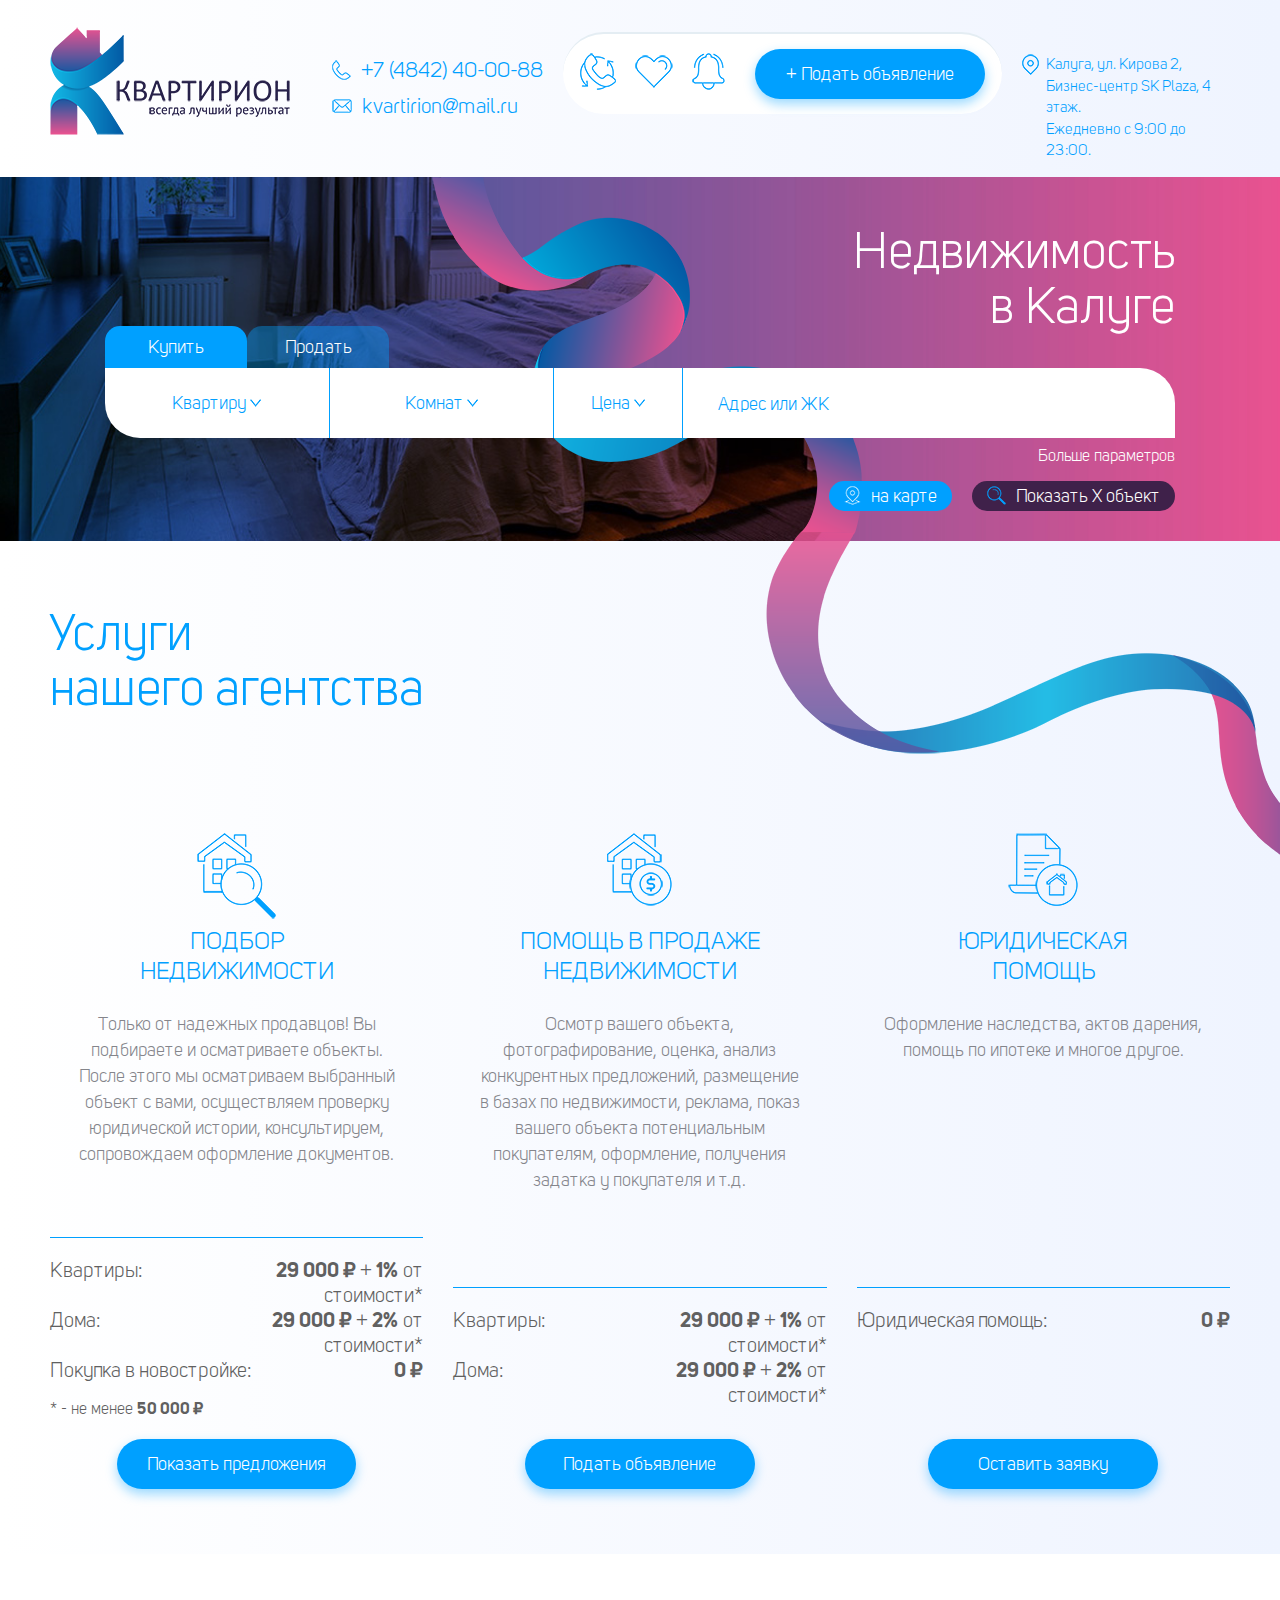
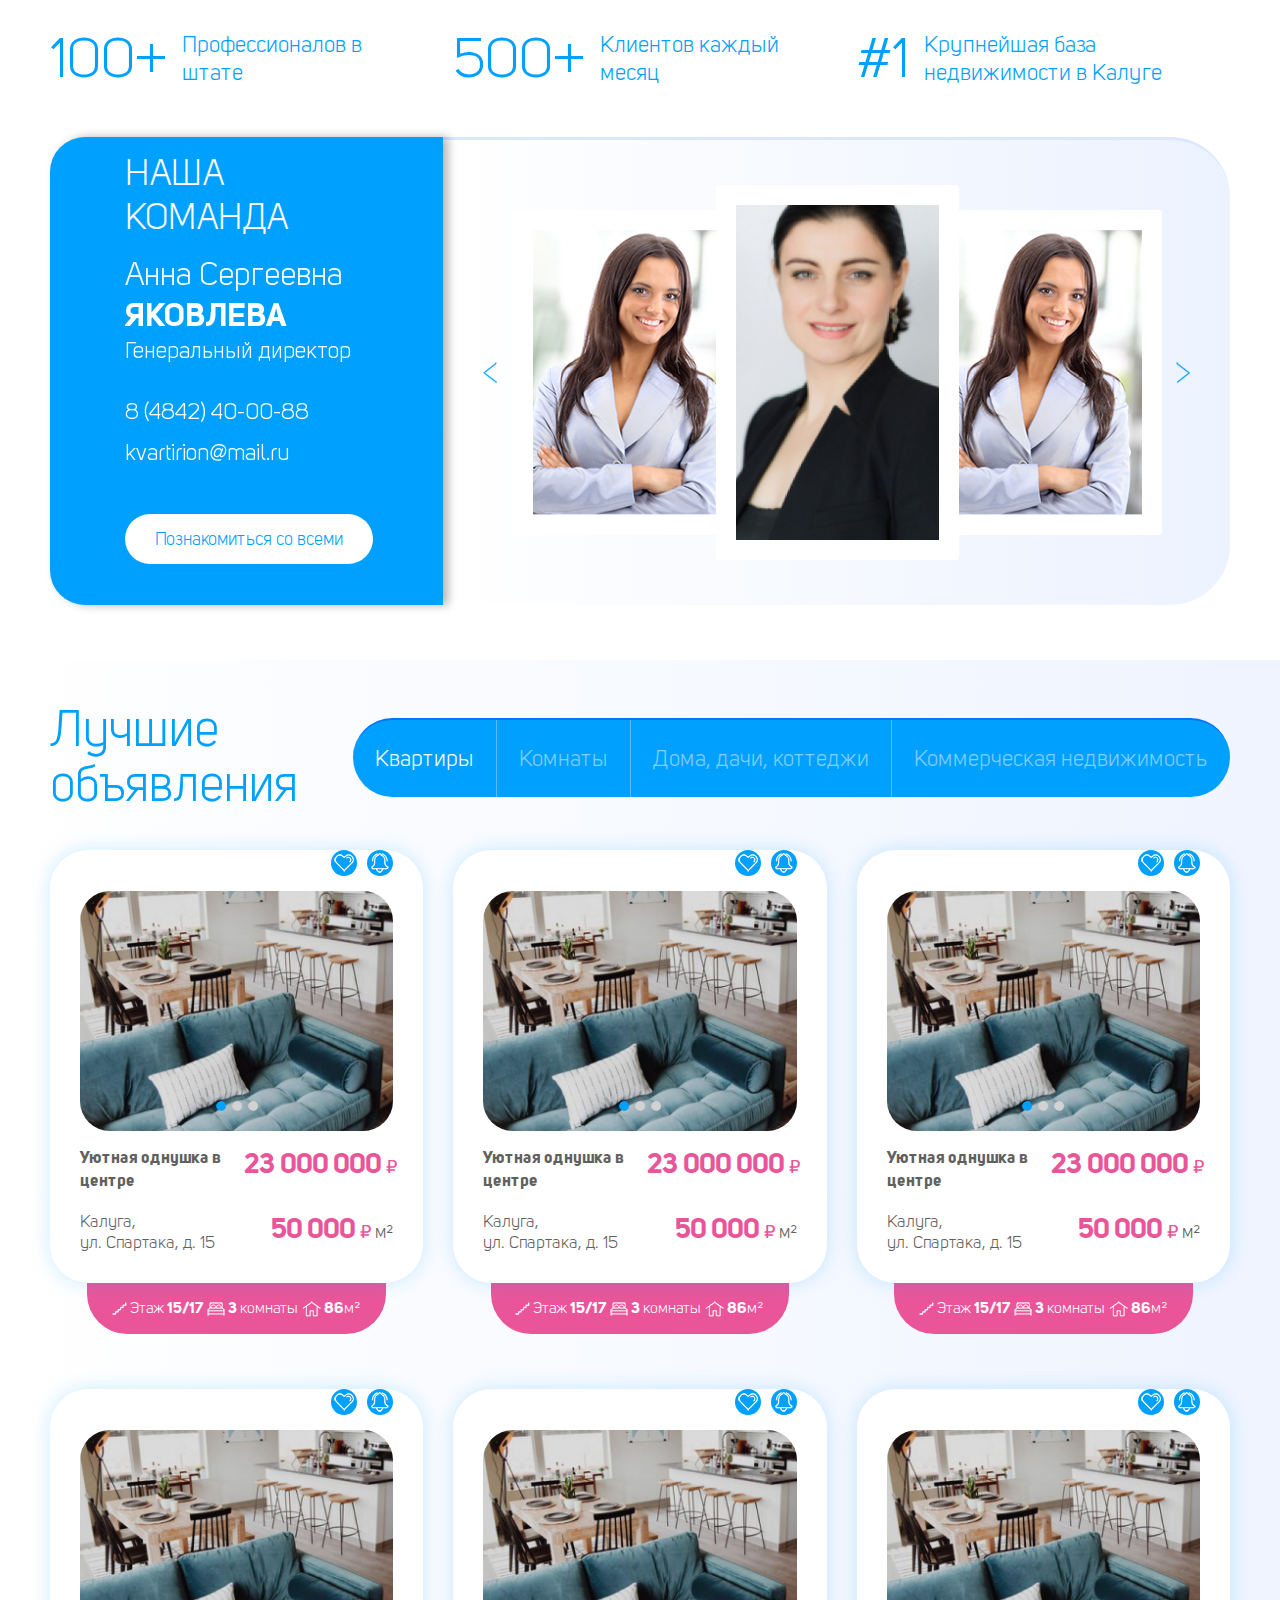
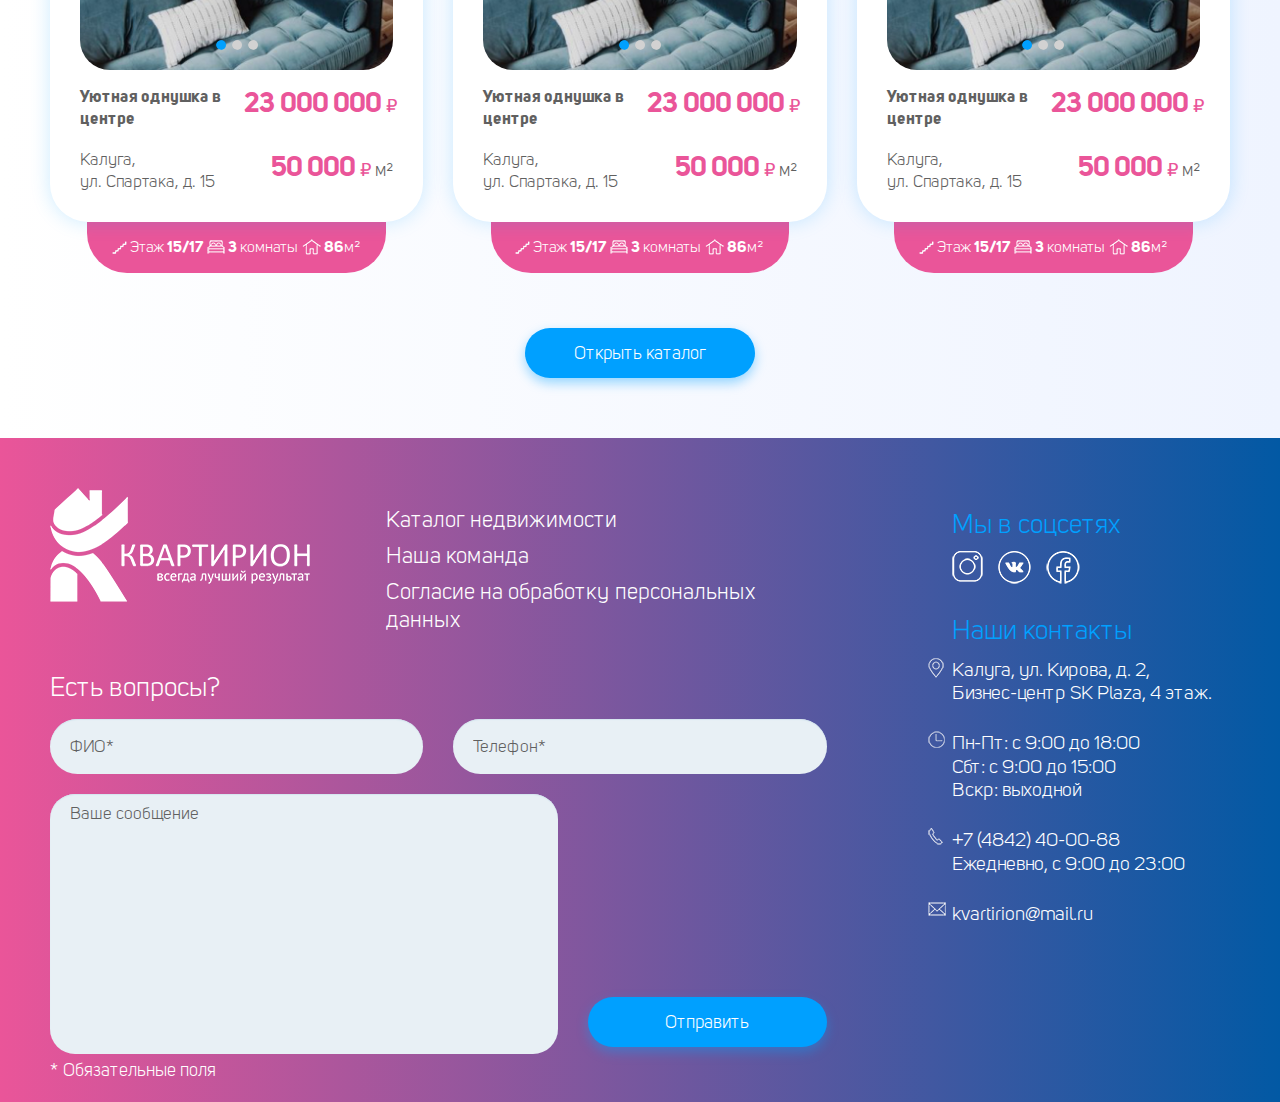
<file: main.html>
<!DOCTYPE html>
<html class="is-page-main" lang="ru">
	<head>
		<meta charset="utf-8">
		<meta name="viewport" content="width=device-width,initial-scale=1,minimum-scale=1,user-scalable=no">
		<meta name="apple-mobile-web-app-capable" content="no">
		<meta name="apple-mobile-web-app-status-bar-style" content="black-translucent">
		<meta name="apple-mobile-web-app-title" content="Site title">
		<meta name="format-detection" content="telephone=no">
		<meta http-equiv="X-UA-Compatible" content="IE=Edge">
		<link rel="apple-touch-icon" sizes="57x57" href="images/favicon/apple-icon-57x57.png">
		<link rel="apple-touch-icon" sizes="60x60" href="images/favicon/apple-icon-60x60.png">
		<link rel="apple-touch-icon" sizes="72x72" href="images/favicon/apple-icon-72x72.png">
		<link rel="apple-touch-icon" sizes="76x76" href="images/favicon/apple-icon-76x76.png">
		<link rel="apple-touch-icon" sizes="114x114" href="images/favicon/apple-icon-114x114.png">
		<link rel="apple-touch-icon" sizes="120x120" href="images/favicon/apple-icon-120x120.png">
		<link rel="apple-touch-icon" sizes="144x144" href="images/favicon/apple-icon-144x144.png">
		<link rel="apple-touch-icon" sizes="152x152" href="images/favicon/apple-icon-152x152.png">
		<link rel="apple-touch-icon" sizes="180x180" href="images/favicon/apple-icon-180x180.png">
		<link rel="icon" type="image/png" sizes="192x192" href="images/favicon/android-icon-192x192.png">
		<link rel="icon" type="image/png" sizes="32x32" href="images/favicon/favicon-32x32.png">
		<link rel="icon" type="image/png" sizes="96x96" href="images/favicon/favicon-96x96.png">
		<link rel="icon" type="image/png" sizes="16x16" href="images/favicon/favicon-16x16.png">
		<link rel="manifest" href="images/favicon/manifest.json">
		<meta name="msapplication-TileImage" content="images/favicon/ms-icon-144x144.png">
		<title>Главная - Квартирион</title>
		<link rel="stylesheet" href="css/app.min.css">
	</head>
	<body>
		<div class="app">
			<!-- Header :: Start-->
			<header class="header">
				<div class="container">
					<div class="header__logo">
						<a href="#">
							<img class="pixelated" src="images/logo.png" alt="" srcset="images/logo@2x.png 2x">
						</a>
					</div>
					<div class="header__contacts is-lg-visible">
						<div class="contact-item">
							<a class="contact-item__link" href="tel:+74842400088"><span class="contact-item__icon"><span class="icon-tel_blue"></span></span><span>+7 (4842) 40-00-88</span></a>
						</div>
						<div class="contact-item">
							<a class="contact-item__link" href="mailto:kvartirion@mail.ru"><span class="contact-item__icon"><span class="icon-mail_blue"></span></span><span>kvartirion@mail.ru</span></a>
						</div>
					</div>
					<div class="header__bar is-lg-visible">
						<ul class="header__bar-btns">
							<li>
								<a class="btn" href="#popup-callback" data-fancybox><span class="icon-callback_blue"></span></a>
							</li>
							<li>
								<a class="btn" href="#popup-favorites" data-fancybox><span class="icon-heart_blue"></span></a>
							</li>
							<li>
								<a class="btn" href="#popup-notifications" data-fancybox><span class="icon-alarm_blue"></span></a>
							</li>
						</ul>
						<a class="btn btn-default" href="#popup-public" data-fancybox>+ Подать объявление</a>
					</div>
					<div class="header__adress is-lg-visible"><span class="icon-location_blue header__adress-icon"></span><span>Калуга, ул. Кирова 2,<br>Бизнес-центр SK Plaza, 4 этаж.<br>Ежедневно с 9:00 до 23:00.</span></div>
					<a class="btn btn-mob-menu js-mob-menu-open is-lg-hidden"><span> </span></a>
				</div>
				<div class="mobile-menu is-lg-hidden">
					<div class="header__bar">
						<ul class="header__bar-btns">
							<li>
								<a class="btn" href="#popup-callback" data-fancybox><span class="icon-callback_blue"></span></a>
							</li>
							<li>
								<a class="btn" href="#popup-favorites" data-fancybox><span class="icon-heart_blue"></span></a>
							</li>
							<li>
								<a class="btn" href="#popup-notifications" data-fancybox><span class="icon-alarm_blue"></span></a>
							</li>
						</ul>
						<a class="btn btn-default" href="#popup-public" data-fancybox>+ Подать объявление</a>
					</div>
					<div class="header__contacts">
						<div class="contact-item">
							<a class="contact-item__link" href="tel:+74842400088"><span class="contact-item__icon"><span class="icon-tel_blue"></span></span><span>+7 (4842) 40-00-88</span></a>
						</div>
						<div class="contact-item">
							<a class="contact-item__link" href="mailto:kvartirion@mail.ru"><span class="contact-item__icon"><span class="icon-mail_blue"></span></span><span>kvartirion@mail.ru</span></a>
						</div>
					</div>
					<div class="header__adress"><span class="icon-location_blue header__adress-icon"></span><span>Калуга, ул. Кирова 2,<br>Бизнес-центр SK Plaza, 4 этаж.<br>Ежедневно с 9:00 до 23:00.</span></div>
					<ul class="footer__links">
						<li>
							<a href="#">Каталог недвижимости</a>
						</li>
						<li>
							<a href="#">Наша команда</a>
						</li>
						<li>
							<a href="#popup-policy" data-fancybox>Согласие на обработку персональных данных</a>
						</li>
					</ul>
					<div class="mobile-menu__close">
						<a class="btn btn-menu-close"><span></span></a>
					</div>
				</div>
			</header>
			<!-- Header :: End-->
			<!-- Main :: Start-->
			<main class="main">
				<div class="search-block">
					<div class="container">
						<div class="heading-base text-right search-block__heading">Недвижимость<br>в Калуге</div>
						<div class="filter">
							<ul class="filter__tabs">
								<li class="active">
									<a href="#">Купить</a>
								</li>
								<li>
									<a href="#popup-public" data-fancybox>Продать </a>
								</li>
							</ul>
							<div class="filter__main">
								<div class="filter__main-section filter__main-section--type">
									<div class="filter__main-select">
										<div class="filter__main-select-title">Квартиру</div><span class="icon-expand-down_blue"></span>
									</div>
									<div class="filter__modal">
										<ul class="list-flats">
											<li><span class="list-flats__text"><span>Квартира</span><span class="icon-arrow-down_gray list-flats__arrow"></span></span>
												<ul class="list-flats__submenu">
													<li> 
														<label class="list-flats__text">
															<input type="radio" name="flats-type" value="Новостройка" hidden>Новостройка
														</label>
													</li>
													<li> 
														<label class="list-flats__text">
															<input type="radio" name="flats-type" value="Вторичка" hidden>Вторичка
														</label>
													</li>
												</ul>
											</li>
											<li> 
												<label class="list-flats__text">
													<input type="radio" name="flats-type" value="Комнату" hidden>Комнату
												</label>
											</li>
											<li> 
												<label class="list-flats__text">
													<input type="radio" name="flats-type" value="Дом, дачу, коттедж" hidden>Дом, дачу, коттедж
												</label>
											</li>
											<li> 
												<label class="list-flats__text">
													<input type="radio" name="flats-type" value="Участок" hidden>Участок
												</label>
											</li>
											<li> 
												<label class="list-flats__text">
													<input type="radio" name="flats-type" value="Гараж, машиноместо" hidden>Гараж, машиноместо
												</label>
											</li>
											<li> 
												<label class="list-flats__text">
													<input type="radio" name="flats-type" value="Коммерческую недвижимость" hidden>Коммерческую недвижимость
												</label>
											</li>
										</ul>
									</div>
								</div>
								<div class="filter__main-section filter__main-section--rooms">
									<div class="filter__main-select">
										<div class="filter__main-select-title">Комнат</div><span class="icon-expand-down_blue"></span>
									</div>
									<div class="filter__modal">
										<label class="checkbox-filter">
											<input type="checkbox" checked hidden><span class="checkbox-filter__text">1</span>
										</label>
										<label class="checkbox-filter">
											<input type="checkbox" hidden><span class="checkbox-filter__text">2</span>
										</label>
										<label class="checkbox-filter">
											<input type="checkbox" hidden><span class="checkbox-filter__text">3</span>
										</label>
										<label class="checkbox-filter">
											<input type="checkbox" hidden><span class="checkbox-filter__text">4+</span>
										</label>
										<label class="checkbox-filter">
											<input type="checkbox" hidden><span class="checkbox-filter__text">студия</span>
										</label>
									</div>
								</div>
								<div class="filter__main-section filter__main-section--price">
									<div class="filter__main-select">
										<div class="filter__main-select-title">Цена</div><span class="icon-expand-down_blue"></span>
									</div>
									<div class="filter__modal">
										<div class="row">
											<div class="col col-6">
												<div class="input-wrap">
													<input class="input-filter" type="tel" placeholder="от"><span class="input-wrap__cur">₽</span>
												</div>
											</div>
											<div class="col col-6">
												<div class="input-wrap">
													<input class="input-filter" type="tel" placeholder="до"><span class="input-wrap__cur">₽</span>
												</div>
											</div>
										</div>
									</div>
								</div>
								<div class="filter__main-section filter__main-section--enter">
									<select multiple data-placeholder="Адрес или ЖК">
										<option>Adress 1</option>
										<option>Adress long long long long long long long long long long long long long long long 2</option>
										<option>Adress 3</option>
										<option>Adress 4</option>
										<option>Adress 5</option>
										<option>Adress 6</option>
										<option>Adress 7</option>
									</select>
								</div>
							</div>
							<div class="filter__btn-more">
								<a class="js-btn-window" href="#popup-parametrs">Больше параметров</a>
							</div>
							<div class="filter__bar">
								<div class="filter__bar-btn">
									<a class="btn btn-default btn-default--mini btn-default--show-map btn-default--show-map" href="map-objects.html"><span class="icon icon-location-place_white"></span>на карте</a>
								</div>
								<div class="filter__bar-btn">
									<a class="btn btn-default btn-default--mini btn-default--dark" href="catalog.html"><span class="icon icon-loop_blue"></span>Показать X объект</a>
								</div>
							</div>
						</div>
					</div>
					<div class="popup-parametrs js-window" id="popup-parametrs">
						<div class="heading-base heading-base--medium">Больше параметров</div>
						<div class="row popup-parametrs__row">
							<div class="col-md-5 popup-parametrs__title">Площадь</div>
							<div class="col-md-7">
								<div class="row popup-parametrs__inputs-row">
									<div class="col col-6">
										<div class="input-wrap input-wrap--medium">
											<input class="input-filter" type="tel" placeholder="от">
											<div class="input-wrap__cur">м²</div>
										</div>
									</div>
									<div class="col col-6">
										<div class="input-wrap input-wrap--medium">
											<input class="input-filter" type="tel" placeholder="до">
											<div class="input-wrap__cur">м²</div>
										</div>
									</div>
								</div>
							</div>
						</div>
						<div class="row popup-parametrs__row">
							<div class="col-md-5 popup-parametrs__title">Площадь кухни</div>
							<div class="col-md-7">
								<div class="row popup-parametrs__inputs-row">
									<div class="col col-6">
										<div class="input-wrap input-wrap--medium">
											<input class="input-filter" type="tel" placeholder="от">
											<div class="input-wrap__cur">м²</div>
										</div>
									</div>
									<div class="col col-6">
										<div class="input-wrap input-wrap--medium">
											<input class="input-filter" type="tel" placeholder="до">
											<div class="input-wrap__cur">м²</div>
										</div>
									</div>
								</div>
							</div>
						</div>
						<div class="row popup-parametrs__row">
							<div class="col-md-5 popup-parametrs__title">Этажность</div>
							<div class="col-md-7">
								<div class="row popup-parametrs__inputs-row">
									<div class="col col-6">
										<div class="input-wrap input-wrap--medium">
											<input class="input-filter" type="tel" placeholder="от">
										</div>
									</div>
									<div class="col col-6">
										<div class="input-wrap input-wrap--medium">
											<input class="input-filter" type="tel" placeholder="до">
										</div>
									</div>
								</div>
							</div>
						</div>
						<div class="row popup-parametrs__row">
							<div class="col-md-5 popup-parametrs__title">Этаж</div>
							<div class="col-md-7">
								<div class="row popup-parametrs__inputs-row">
									<div class="col col-6">
										<div class="input-wrap input-wrap--medium">
											<input class="input-filter" type="tel" placeholder="от">
										</div>
									</div>
									<div class="col col-6">
										<div class="input-wrap input-wrap--medium">
											<input class="input-filter" type="tel" placeholder="до">
										</div>
									</div>
								</div>
							</div>
						</div>
						<div class="row popup-parametrs__row">
							<div class="col-md-5 popup-parametrs__title">Материал стен</div>
							<div class="col-md-7">
								<ul class="sorting__list">
									<li>
										<label class="btn-check">
											<input type="checkbox" checked name="walls-material" hidden><span class="btn-check__icon"><span class="icon icon-check"></span></span><span class="btn-check__text">Кирпич</span>
										</label>
									</li>
									<li>
										<label class="btn-check">
											<input type="checkbox" name="walls-material" hidden><span class="btn-check__icon"><span class="icon icon-check"></span></span><span class="btn-check__text">Брус</span>
										</label>
									</li>
									<li>
										<label class="btn-check">
											<input type="checkbox" name="walls-material" hidden><span class="btn-check__icon"><span class="icon icon-check"></span></span><span class="btn-check__text">Бревно</span>
										</label>
									</li>
									<li>
										<label class="btn-check">
											<input type="checkbox" name="walls-material" hidden><span class="btn-check__icon"><span class="icon icon-check"></span></span><span class="btn-check__text">Сэндвич-панели</span>
										</label>
									</li>
									<li>
										<label class="btn-check">
											<input type="checkbox" name="walls-material" hidden><span class="btn-check__icon"><span class="icon icon-check"></span></span><span class="btn-check__text">Ж/б-панели</span>
										</label>
									</li>
									<li>
										<label class="btn-check">
											<input type="checkbox" name="walls-material" hidden><span class="btn-check__icon"><span class="icon icon-check"></span></span><span class="btn-check__text">Панельный</span>
										</label>
									</li>
									<li>
										<label class="btn-check">
											<input type="checkbox" name="walls-material" hidden><span class="btn-check__icon"><span class="icon icon-check"></span></span><span class="btn-check__text">Монолитный</span>
										</label>
									</li>
									<li>
										<label class="btn-check">
											<input type="checkbox" name="walls-material" hidden><span class="btn-check__icon"><span class="icon icon-check"></span></span><span class="btn-check__text">Кирпично-монолитный</span>
										</label>
									</li>
									<li>
										<label class="btn-check">
											<input type="checkbox" name="walls-material" hidden><span class="btn-check__icon"><span class="icon icon-check"></span></span><span class="btn-check__text">Другой</span>
										</label>
									</li>
								</ul>
							</div>
						</div>
					</div>
				</div>
				<div class="container section-services">
					<div>
						<div class="heading-base">Услуги<br>нашего агентства</div>
						<div class="row services">
							<div class="col col-12 col-md-6 col-xl-4">
								<div class="services__item">
									<div class="services__item-section">
										<div class="services__item-icon"><span class="icon-house-search_blue"></span></div>
										<div class="services__item-title">Подбор<br>недвижимости</div>
										<p>Только от надежных продавцов! Вы подбираете и осматриваете объекты. После этого мы осматриваем выбранный объект с вами, осуществляем проверку юридической истории, консультируем, сопровождаем оформление документов.</p>
									</div>
									<div class="services__item-details">
										<div class="services__item-price row"><span class="col col-md-4">Квартиры:</span><span class="col col-md-8 text-right">
												<strong>29 000 ₽</strong> + 
												<strong>1%</strong> от стоимости* </span></div>
										<div class="services__item-price row"><span class="col col-md-4">Дома:</span><span class="col col-md-8 text-right"> 
												<strong>29 000 ₽</strong> + 
												<strong>2%</strong> от стоимости*</span></div>
										<div class="services__item-price row"><span class="col col-md-8">Покупка в новостройке:</span><span class="col col-md-4 text-right"> 
												<strong>0 ₽</strong></span></div>
										<div class="services__item-price-main">* - не менее 
											<strong>50 000 ₽</strong>
										</div>
									</div>
									<div class="services__item-btn">
										<a class="btn btn-default" href="catalog.html">Показать предложения</a>
									</div>
								</div>
							</div>
							<div class="col col-12 col-md-6 col-xl-4">
								<div class="services__item">
									<div class="services__item-section">
										<div class="services__item-icon"><span class="icon-house-price_blue"></span></div>
										<div class="services__item-title">помощь в продаже недвижимости</div>
										<p>Осмотр вашего объекта, фотографирование, оценка, анализ конкурентных предложений, размещение в базах по недвижимости, реклама, показ вашего объекта потенциальным покупателям, оформление, получения задатка у покупателя и т.д.</p>
									</div>
									<div class="services__item-details">
										<div class="services__item-price row"><span class="col col-md-4">Квартиры:</span><span class="col col-md-8 text-right"> 
												<strong>29 000 ₽</strong> + 
												<strong>1%</strong> от стоимости* </span></div>
										<div class="services__item-price row"><span class="col col-md-4">Дома:</span><span class="col col-md-8 text-right"> 
												<strong>29 000 ₽</strong> + 
												<strong>2%</strong> от стоимости*</span></div>
									</div>
									<div class="services__item-btn">
										<a class="btn btn-default" href="#popup-public" data-fancybox>Подать объявление</a>
									</div>
								</div>
							</div>
							<div class="col col-12 col-md-12 col-xl-4">
								<div class="services__item">
									<div class="services__item-section">
										<div class="services__item-icon"><span class="icon-doc-house_blue"></span></div>
										<div class="services__item-title">Юридическая<br>помощь</div>
										<p>Оформление наследства, актов дарения, помощь по ипотеке и многое другое.</p>
									</div>
									<div class="services__item-details">
										<div class="services__item-price row"><span class="col col-md-8">Юридическая помощь:</span><span class="col col-md-4 text-right"> 
												<strong>0 ₽</strong></span></div>
									</div>
									<div class="services__item-btn">
										<a class="btn btn-default" href="#popup-callback_2" data-fancybox>Оставить заявку</a>
									</div>
								</div>
							</div>
						</div>
					</div>
				</div>
				<div class="section-about">
					<div class="container">
						<div class="row informers">
							<div class="col-12 col-md-6 col-xl-4 informers__item">
								<div class="informers__value">100+</div>
								<div>Профессионалов в штате</div>
							</div>
							<div class="col-12 col-md-6 col-xl-4 informers__item">
								<div class="informers__value">500+ </div>
								<div>Клиентов каждый месяц </div>
							</div>
							<div class="col-12 col-md-6 col-xl-4 informers__item">
								<div class="informers__value">#1</div>
								<div>Крупнейшая база недвижимости  в Калуге</div>
							</div>
						</div>
						<div class="about-team row">
							<div class="col col-md-6 col-lg-4 about-team__info">
								<div class="heading-team">Наша<br>команда</div>
								<div class="about-team__personal">
									<div>
										<div class="about-team__name">Анна Сергеевна 
											<strong>ЯКОВЛЕВА</strong>
										</div>
										<div class="about-team__post">Генеральный директор</div>
										<div class="about-team__contact">
											<a href="tel:84842400088">8 (4842) 40-00-88</a>
										</div>
										<div class="about-team__contact">
											<a href="mailto:kvartirion@mail.ru">kvartirion@mail.ru</a>
										</div>
									</div>
									<div>
										<div class="about-team__name">Анна Сергеевна 
											<strong>ЯКОВЛЕВА</strong>
										</div>
										<div class="about-team__post">Генеральный директор</div>
										<div class="about-team__contact">
											<a href="tel:84842400088">8 (4842) 40-00-88</a>
										</div>
										<div class="about-team__contact">
											<a href="mailto:kvartirion@mail.ru">kvartirion@mail.ru</a>
										</div>
									</div>
									<div>
										<div class="about-team__name">Анна Сергеевна 
											<strong>ЯКОВЛЕВА</strong>
										</div>
										<div class="about-team__post">Генеральный директор</div>
										<div class="about-team__contact">
											<a href="tel:84842400088">8 (4842) 40-00-88</a>
										</div>
										<div class="about-team__contact">
											<a href="mailto:kvartirion@mail.ru">kvartirion@mail.ru</a>
										</div>
									</div>
									<div>
										<div class="about-team__name">Анна Сергеевна 
											<strong>ЯКОВЛЕВА</strong>
										</div>
										<div class="about-team__post">Генеральный директор</div>
										<div class="about-team__contact">
											<a href="tel:84842400088">8 (4842) 40-00-88</a>
										</div>
										<div class="about-team__contact">
											<a href="mailto:kvartirion@mail.ru">kvartirion@mail.ru</a>
										</div>
									</div>
									<div>
										<div class="about-team__name">Анна Сергеевна 
											<strong>ЯКОВЛЕВА</strong>
										</div>
										<div class="about-team__post">Генеральный директор</div>
										<div class="about-team__contact">
											<a href="tel:84842400088">8 (4842) 40-00-88</a>
										</div>
										<div class="about-team__contact">
											<a href="mailto:kvartirion@mail.ru">kvartirion@mail.ru</a>
										</div>
									</div>
									<div>
										<div class="about-team__name">Анна Сергеевна 
											<strong>ЯКОВЛЕВА</strong>
										</div>
										<div class="about-team__post">Генеральный директор</div>
										<div class="about-team__contact">
											<a href="tel:84842400088">8 (4842) 40-00-88</a>
										</div>
										<div class="about-team__contact">
											<a href="mailto:kvartirion@mail.ru">kvartirion@mail.ru</a>
										</div>
									</div>
								</div>
								<div>
									<a class="btn btn-default btn-default--white" href="team.html">Познакомиться со всеми</a>
								</div>
							</div>
							<div class="col col-md-6 col-lg-8 about-team__gallery">
								<div class="team-slider">
									<div class="team-slider__item">
										<div class="team-slider__item-inner">
											<img src="images/team-gallery_1.jpg" alt="">
										</div>
									</div>
									<div class="team-slider__item">
										<div class="team-slider__item-inner">
											<img src="images/team-gallery_2.png" alt="">
										</div>
									</div>
									<div class="team-slider__item">
										<div class="team-slider__item-inner">
											<img src="images/team-gallery_1.jpg" alt="">
										</div>
									</div>
									<div class="team-slider__item">
										<div class="team-slider__item-inner">
											<img src="images/team-gallery_2.png" alt="">
										</div>
									</div>
									<div class="team-slider__item">
										<div class="team-slider__item-inner">
											<img src="images/team-gallery_1.jpg" alt="">
										</div>
									</div>
									<div class="team-slider__item">
										<div class="team-slider__item-inner">
											<img src="images/team-gallery_2.png" alt="">
										</div>
									</div>
								</div>
							</div>
						</div>
					</div>
				</div>
				<div class="section-best">
					<div class="container">
						<div class="cards js-tabs-content">
							<div class="cards__top-row row">
								<div class="col-lg-4 col-xl-3 heading-base">Лучшие объявления</div>
								<div class="col-lg-8 col-xl-9">
									<ul class="cards__tabs">
										<li class="current">
											<a class="js-tab-link" href="#tabs_1">Квартиры</a>
										</li>
										<li>
											<a class="js-tab-link" href="#tabs_2">Комнаты</a>
										</li>
										<li>
											<a class="js-tab-link" href="#tabs_3">Дома, дачи, коттеджи</a>
										</li>
										<li>
											<a class="js-tab-link" href="#tabs_4">Коммерческая недвижимость</a>
										</li>
									</ul>
								</div>
							</div>
							<div class="tab-item current" id="tabs_1">
								<div class="row">
									<div class="col-12 col-md-6 col-xl-4">
										<div class="cards__item">
											<div class="cards__item-section">
												<div class="cards__item-top"><span class="btn btn-card"><span class="icon-heart_white"></span></span><span class="btn btn-card"><span class="icon-alarm_white"></span></span></div>
												<div class="cards__item-gallery">
													<div>
														<img src="images/room.jpg" alt="">
													</div>
													<div>
														<img src="images/room.jpg" alt="">
													</div>
													<div>
														<img src="images/room.jpg" alt="">
													</div>
												</div>
												<div class="cards__item-desc">
													<div class="row">
														<div class="col col-12 col-md-6">
															<div class="cards__item-info">
																<strong>Уютная однушка в центре</strong>
															</div>
														</div>
														<div class="col col-12 col-md-6">
															<div class="price"><span class="price__main">23 000 000 </span><span class="price__currency">₽</span></div>
														</div>
													</div>
													<div class="cards__item-info row">
														<div class="col col-12 col-md-6">Калуга, <br>ул. Спартака, д. 15</div>
														<div class="col col-12 col-md-6 price"><span class="price__main">50 000 </span><span class="price__currency">₽</span><span class="price__footage"> м²</span></div>
													</div>
												</div>
											</div>
											<div class="cards__item-details card-informers">
												<div class="card-informers__item"><span class="icon-stages_white card-informers__item-icon"></span><span>Этаж 
														<strong>15/17</strong></span></div>
												<div class="card-informers__item"><span class="icon-bed_white card-informers__item-icon"></span><span>
														<strong>3</strong> комнаты</span></div>
												<div class="card-informers__item"><span class="icon-house_white card-informers__item-icon"></span><span>
														<strong>86</strong>м²</span></div>
											</div>
										</div>
									</div>
									<div class="col-12 col-md-6 col-xl-4">
										<div class="cards__item">
											<div class="cards__item-section">
												<div class="cards__item-top"><span class="btn btn-card"><span class="icon-heart_white"></span></span><span class="btn btn-card"><span class="icon-alarm_white"></span></span></div>
												<div class="cards__item-gallery">
													<div>
														<img src="images/room.jpg" alt="">
													</div>
													<div>
														<img src="images/room.jpg" alt="">
													</div>
													<div>
														<img src="images/room.jpg" alt="">
													</div>
												</div>
												<div class="cards__item-desc">
													<div class="row">
														<div class="col col-12 col-md-6">
															<div class="cards__item-info">
																<strong>Уютная однушка в центре</strong>
															</div>
														</div>
														<div class="col col-12 col-md-6">
															<div class="price"><span class="price__main">23 000 000 </span><span class="price__currency">₽</span></div>
														</div>
													</div>
													<div class="cards__item-info row">
														<div class="col col-12 col-md-6">Калуга, <br>ул. Спартака, д. 15</div>
														<div class="col col-12 col-md-6 price"><span class="price__main">50 000 </span><span class="price__currency">₽</span><span class="price__footage"> м²</span></div>
													</div>
												</div>
											</div>
											<div class="cards__item-details card-informers">
												<div class="card-informers__item"><span class="icon-stages_white card-informers__item-icon"></span><span>Этаж 
														<strong>15/17</strong></span></div>
												<div class="card-informers__item"><span class="icon-bed_white card-informers__item-icon"></span><span>
														<strong>3</strong> комнаты</span></div>
												<div class="card-informers__item"><span class="icon-house_white card-informers__item-icon"></span><span>
														<strong>86</strong>м²</span></div>
											</div>
										</div>
									</div>
									<div class="col-12 col-md-6 col-xl-4">
										<div class="cards__item">
											<div class="cards__item-section">
												<div class="cards__item-top"><span class="btn btn-card"><span class="icon-heart_white"></span></span><span class="btn btn-card"><span class="icon-alarm_white"></span></span></div>
												<div class="cards__item-gallery">
													<div>
														<img src="images/room.jpg" alt="">
													</div>
													<div>
														<img src="images/room.jpg" alt="">
													</div>
													<div>
														<img src="images/room.jpg" alt="">
													</div>
												</div>
												<div class="cards__item-desc">
													<div class="row">
														<div class="col col-12 col-md-6">
															<div class="cards__item-info">
																<strong>Уютная однушка в центре</strong>
															</div>
														</div>
														<div class="col col-12 col-md-6">
															<div class="price"><span class="price__main">23 000 000 </span><span class="price__currency">₽</span></div>
														</div>
													</div>
													<div class="cards__item-info row">
														<div class="col col-12 col-md-6">Калуга, <br>ул. Спартака, д. 15</div>
														<div class="col col-12 col-md-6 price"><span class="price__main">50 000 </span><span class="price__currency">₽</span><span class="price__footage"> м²</span></div>
													</div>
												</div>
											</div>
											<div class="cards__item-details card-informers">
												<div class="card-informers__item"><span class="icon-stages_white card-informers__item-icon"></span><span>Этаж 
														<strong>15/17</strong></span></div>
												<div class="card-informers__item"><span class="icon-bed_white card-informers__item-icon"></span><span>
														<strong>3</strong> комнаты</span></div>
												<div class="card-informers__item"><span class="icon-house_white card-informers__item-icon"></span><span>
														<strong>86</strong>м²</span></div>
											</div>
										</div>
									</div>
									<div class="col-12 col-md-6 col-xl-4">
										<div class="cards__item">
											<div class="cards__item-section">
												<div class="cards__item-top"><span class="btn btn-card"><span class="icon-heart_white"></span></span><span class="btn btn-card"><span class="icon-alarm_white"></span></span></div>
												<div class="cards__item-gallery">
													<div>
														<img src="images/room.jpg" alt="">
													</div>
													<div>
														<img src="images/room.jpg" alt="">
													</div>
													<div>
														<img src="images/room.jpg" alt="">
													</div>
												</div>
												<div class="cards__item-desc">
													<div class="row">
														<div class="col col-12 col-md-6">
															<div class="cards__item-info">
																<strong>Уютная однушка в центре</strong>
															</div>
														</div>
														<div class="col col-12 col-md-6">
															<div class="price"><span class="price__main">23 000 000 </span><span class="price__currency">₽</span></div>
														</div>
													</div>
													<div class="cards__item-info row">
														<div class="col col-12 col-md-6">Калуга, <br>ул. Спартака, д. 15</div>
														<div class="col col-12 col-md-6 price"><span class="price__main">50 000 </span><span class="price__currency">₽</span><span class="price__footage"> м²</span></div>
													</div>
												</div>
											</div>
											<div class="cards__item-details card-informers">
												<div class="card-informers__item"><span class="icon-stages_white card-informers__item-icon"></span><span>Этаж 
														<strong>15/17</strong></span></div>
												<div class="card-informers__item"><span class="icon-bed_white card-informers__item-icon"></span><span>
														<strong>3</strong> комнаты</span></div>
												<div class="card-informers__item"><span class="icon-house_white card-informers__item-icon"></span><span>
														<strong>86</strong>м²</span></div>
											</div>
										</div>
									</div>
									<div class="col-12 col-md-6 col-xl-4">
										<div class="cards__item">
											<div class="cards__item-section">
												<div class="cards__item-top"><span class="btn btn-card"><span class="icon-heart_white"></span></span><span class="btn btn-card"><span class="icon-alarm_white"></span></span></div>
												<div class="cards__item-gallery">
													<div>
														<img src="images/room.jpg" alt="">
													</div>
													<div>
														<img src="images/room.jpg" alt="">
													</div>
													<div>
														<img src="images/room.jpg" alt="">
													</div>
												</div>
												<div class="cards__item-desc">
													<div class="row">
														<div class="col col-12 col-md-6">
															<div class="cards__item-info">
																<strong>Уютная однушка в центре</strong>
															</div>
														</div>
														<div class="col col-12 col-md-6">
															<div class="price"><span class="price__main">23 000 000 </span><span class="price__currency">₽</span></div>
														</div>
													</div>
													<div class="cards__item-info row">
														<div class="col col-12 col-md-6">Калуга, <br>ул. Спартака, д. 15</div>
														<div class="col col-12 col-md-6 price"><span class="price__main">50 000 </span><span class="price__currency">₽</span><span class="price__footage"> м²</span></div>
													</div>
												</div>
											</div>
											<div class="cards__item-details card-informers">
												<div class="card-informers__item"><span class="icon-stages_white card-informers__item-icon"></span><span>Этаж 
														<strong>15/17</strong></span></div>
												<div class="card-informers__item"><span class="icon-bed_white card-informers__item-icon"></span><span>
														<strong>3</strong> комнаты</span></div>
												<div class="card-informers__item"><span class="icon-house_white card-informers__item-icon"></span><span>
														<strong>86</strong>м²</span></div>
											</div>
										</div>
									</div>
									<div class="col-12 col-md-6 col-xl-4">
										<div class="cards__item">
											<div class="cards__item-section">
												<div class="cards__item-top"><span class="btn btn-card"><span class="icon-heart_white"></span></span><span class="btn btn-card"><span class="icon-alarm_white"></span></span></div>
												<div class="cards__item-gallery">
													<div>
														<img src="images/room.jpg" alt="">
													</div>
													<div>
														<img src="images/room.jpg" alt="">
													</div>
													<div>
														<img src="images/room.jpg" alt="">
													</div>
												</div>
												<div class="cards__item-desc">
													<div class="row">
														<div class="col col-12 col-md-6">
															<div class="cards__item-info">
																<strong>Уютная однушка в центре</strong>
															</div>
														</div>
														<div class="col col-12 col-md-6">
															<div class="price"><span class="price__main">23 000 000 </span><span class="price__currency">₽</span></div>
														</div>
													</div>
													<div class="cards__item-info row">
														<div class="col col-12 col-md-6">Калуга, <br>ул. Спартака, д. 15</div>
														<div class="col col-12 col-md-6 price"><span class="price__main">50 000 </span><span class="price__currency">₽</span><span class="price__footage"> м²</span></div>
													</div>
												</div>
											</div>
											<div class="cards__item-details card-informers">
												<div class="card-informers__item"><span class="icon-stages_white card-informers__item-icon"></span><span>Этаж 
														<strong>15/17</strong></span></div>
												<div class="card-informers__item"><span class="icon-bed_white card-informers__item-icon"></span><span>
														<strong>3</strong> комнаты</span></div>
												<div class="card-informers__item"><span class="icon-house_white card-informers__item-icon"></span><span>
														<strong>86</strong>м²</span></div>
											</div>
										</div>
									</div>
								</div>
							</div>
							<div class="tab-item" id="tabs_2">
								<div class="row">
									<div class="col-12 col-md-6 col-xl-4">
										<div class="cards__item">
											<div class="cards__item-section">
												<div class="cards__item-top"><span class="btn btn-card"><span class="icon-heart_white"></span></span><span class="btn btn-card"><span class="icon-alarm_white"></span></span></div>
												<div class="cards__item-gallery">
													<div>
														<img src="images/room.jpg" alt="">
													</div>
													<div>
														<img src="images/room.jpg" alt="">
													</div>
													<div>
														<img src="images/room.jpg" alt="">
													</div>
												</div>
												<div class="cards__item-desc">
													<div class="row">
														<div class="col col-12 col-md-6">
															<div class="cards__item-info">
																<strong>Уютная однушка в центре</strong>
															</div>
														</div>
														<div class="col col-12 col-md-6">
															<div class="price"><span class="price__main">23 000 000 </span><span class="price__currency">₽</span></div>
														</div>
													</div>
													<div class="cards__item-info row">
														<div class="col col-12 col-md-6">Калуга, <br>ул. Спартака, д. 15</div>
														<div class="col col-12 col-md-6 price"><span class="price__main">50 000 </span><span class="price__currency">₽</span><span class="price__footage"> м²</span></div>
													</div>
												</div>
											</div>
											<div class="cards__item-details card-informers">
												<div class="card-informers__item"><span class="icon-stages_white card-informers__item-icon"></span><span>Этаж 
														<strong>15/17</strong></span></div>
												<div class="card-informers__item"><span class="icon-bed_white card-informers__item-icon"></span><span>
														<strong>3</strong> комнаты</span></div>
												<div class="card-informers__item"><span class="icon-house_white card-informers__item-icon"></span><span>
														<strong>86</strong>м²</span></div>
											</div>
										</div>
									</div>
									<div class="col-12 col-md-6 col-xl-4">
										<div class="cards__item">
											<div class="cards__item-section">
												<div class="cards__item-top"><span class="btn btn-card"><span class="icon-heart_white"></span></span><span class="btn btn-card"><span class="icon-alarm_white"></span></span></div>
												<div class="cards__item-gallery">
													<div>
														<img src="images/room.jpg" alt="">
													</div>
													<div>
														<img src="images/room.jpg" alt="">
													</div>
													<div>
														<img src="images/room.jpg" alt="">
													</div>
												</div>
												<div class="cards__item-desc">
													<div class="row">
														<div class="col col-12 col-md-6">
															<div class="cards__item-info">
																<strong>Уютная однушка в центре</strong>
															</div>
														</div>
														<div class="col col-12 col-md-6">
															<div class="price"><span class="price__main">23 000 000 </span><span class="price__currency">₽</span></div>
														</div>
													</div>
													<div class="cards__item-info row">
														<div class="col col-12 col-md-6">Калуга, <br>ул. Спартака, д. 15</div>
														<div class="col col-12 col-md-6 price"><span class="price__main">50 000 </span><span class="price__currency">₽</span><span class="price__footage"> м²</span></div>
													</div>
												</div>
											</div>
											<div class="cards__item-details card-informers">
												<div class="card-informers__item"><span class="icon-stages_white card-informers__item-icon"></span><span>Этаж 
														<strong>15/17</strong></span></div>
												<div class="card-informers__item"><span class="icon-bed_white card-informers__item-icon"></span><span>
														<strong>3</strong> комнаты</span></div>
												<div class="card-informers__item"><span class="icon-house_white card-informers__item-icon"></span><span>
														<strong>86</strong>м²</span></div>
											</div>
										</div>
									</div>
								</div>
							</div>
							<div class="tab-item" id="tabs_3">
								<div class="row">
									<div class="col-12 col-md-6 col-xl-4">
										<div class="cards__item">
											<div class="cards__item-section">
												<div class="cards__item-top"><span class="btn btn-card"><span class="icon-heart_white"></span></span><span class="btn btn-card"><span class="icon-alarm_white"></span></span></div>
												<div class="cards__item-gallery">
													<div>
														<img src="images/room.jpg" alt="">
													</div>
													<div>
														<img src="images/room.jpg" alt="">
													</div>
													<div>
														<img src="images/room.jpg" alt="">
													</div>
												</div>
												<div class="cards__item-desc">
													<div class="row">
														<div class="col col-12 col-md-6">
															<div class="cards__item-info">
																<strong>Уютная однушка в центре</strong>
															</div>
														</div>
														<div class="col col-12 col-md-6">
															<div class="price"><span class="price__main">23 000 000 </span><span class="price__currency">₽</span></div>
														</div>
													</div>
													<div class="cards__item-info row">
														<div class="col col-12 col-md-6">Калуга, <br>ул. Спартака, д. 15</div>
														<div class="col col-12 col-md-6 price"><span class="price__main">50 000 </span><span class="price__currency">₽</span><span class="price__footage"> м²</span></div>
													</div>
												</div>
											</div>
											<div class="cards__item-details card-informers">
												<div class="card-informers__item"><span class="icon-stages_white card-informers__item-icon"></span><span>Этаж 
														<strong>15/17</strong></span></div>
												<div class="card-informers__item"><span class="icon-bed_white card-informers__item-icon"></span><span>
														<strong>3</strong> комнаты</span></div>
												<div class="card-informers__item"><span class="icon-house_white card-informers__item-icon"></span><span>
														<strong>86</strong>м²</span></div>
											</div>
										</div>
									</div>
								</div>
							</div>
							<div class="tab-item" id="tabs_4">
								<div class="row">
									<div class="col-12 col-md-6 col-xl-4">
										<div class="cards__item">
											<div class="cards__item-section">
												<div class="cards__item-top"><span class="btn btn-card"><span class="icon-heart_white"></span></span><span class="btn btn-card"><span class="icon-alarm_white"></span></span></div>
												<div class="cards__item-gallery">
													<div>
														<img src="images/room.jpg" alt="">
													</div>
													<div>
														<img src="images/room.jpg" alt="">
													</div>
													<div>
														<img src="images/room.jpg" alt="">
													</div>
												</div>
												<div class="cards__item-desc">
													<div class="row">
														<div class="col col-12 col-md-6">
															<div class="cards__item-info">
																<strong>Уютная однушка в центре</strong>
															</div>
														</div>
														<div class="col col-12 col-md-6">
															<div class="price"><span class="price__main">23 000 000 </span><span class="price__currency">₽</span></div>
														</div>
													</div>
													<div class="cards__item-info row">
														<div class="col col-12 col-md-6">Калуга, <br>ул. Спартака, д. 15</div>
														<div class="col col-12 col-md-6 price"><span class="price__main">50 000 </span><span class="price__currency">₽</span><span class="price__footage"> м²</span></div>
													</div>
												</div>
											</div>
											<div class="cards__item-details card-informers">
												<div class="card-informers__item"><span class="icon-stages_white card-informers__item-icon"></span><span>Этаж 
														<strong>15/17</strong></span></div>
												<div class="card-informers__item"><span class="icon-bed_white card-informers__item-icon"></span><span>
														<strong>3</strong> комнаты</span></div>
												<div class="card-informers__item"><span class="icon-house_white card-informers__item-icon"></span><span>
														<strong>86</strong>м²</span></div>
											</div>
										</div>
									</div>
									<div class="col-12 col-md-6 col-xl-4">
										<div class="cards__item">
											<div class="cards__item-section">
												<div class="cards__item-top"><span class="btn btn-card"><span class="icon-heart_white"></span></span><span class="btn btn-card"><span class="icon-alarm_white"></span></span></div>
												<div class="cards__item-gallery">
													<div>
														<img src="images/room.jpg" alt="">
													</div>
													<div>
														<img src="images/room.jpg" alt="">
													</div>
													<div>
														<img src="images/room.jpg" alt="">
													</div>
												</div>
												<div class="cards__item-desc">
													<div class="row">
														<div class="col col-12 col-md-6">
															<div class="cards__item-info">
																<strong>Уютная однушка в центре</strong>
															</div>
														</div>
														<div class="col col-12 col-md-6">
															<div class="price"><span class="price__main">23 000 000 </span><span class="price__currency">₽</span></div>
														</div>
													</div>
													<div class="cards__item-info row">
														<div class="col col-12 col-md-6">Калуга, <br>ул. Спартака, д. 15</div>
														<div class="col col-12 col-md-6 price"><span class="price__main">50 000 </span><span class="price__currency">₽</span><span class="price__footage"> м²</span></div>
													</div>
												</div>
											</div>
											<div class="cards__item-details card-informers">
												<div class="card-informers__item"><span class="icon-stages_white card-informers__item-icon"></span><span>Этаж 
														<strong>15/17</strong></span></div>
												<div class="card-informers__item"><span class="icon-bed_white card-informers__item-icon"></span><span>
														<strong>3</strong> комнаты</span></div>
												<div class="card-informers__item"><span class="icon-house_white card-informers__item-icon"></span><span>
														<strong>86</strong>м²</span></div>
											</div>
										</div>
									</div>
								</div>
							</div>
							<div class="text-center">
								<a class="btn btn-default" href="catalog.html">Открыть каталог</a>
							</div>
						</div>
					</div>
				</div>
			</main>
			<!-- Main :: End-->
			<!-- Footer :: Start-->
			<footer class="footer">
				<div class="container">
					<div class="row">
						<div class="col col-12 col-md-8">
							<div class="row">
								<div class="col-md-5">
									<img src="images/logo_white.png" alt="" srcset="images/logo_white@2x.png 2x">
								</div>
								<div class="col-md-7">
									<ul class="footer__links">
										<li>
											<a href="catalog.html">Каталог недвижимости</a>
										</li>
										<li>
											<a href="team.html">Наша команда</a>
										</li>
										<li>
											<a href="#popup-policy" data-fancybox>Согласие на обработку персональных данных</a>
										</li>
									</ul>
								</div>
							</div>
							<div class="footer__form">
								<div class="form-title">Есть вопросы?</div>
								<form class="row">
									<div class="col-md-6">
										<input class="ui-input" type="text" placeholder="ФИО*">
									</div>
									<div class="col-md-6">
										<input class="ui-input" type="tel" placeholder="Телефон*">
									</div>
									<div class="col-md-8">
										<textarea class="ui-textarea" placeholder="Ваше сообщение"></textarea>
									</div>
									<div class="col-md-4 footer__form-btn">
										<input class="btn btn-default btn--fullwidth" type="submit" value="Отправить">
									</div>
								</form>
								<div class="form-warning">* Обязательные поля</div>
							</div>
						</div>
						<div class="col col-12 col-md-4 footer__info">
							<div class="footer__title">Мы в соцсетях</div>
							<ul class="footer__socials">
								<li>
									<a class="btn btn-social" href="#" target="_blank"><span class="icon-instagram_white"></span></a>
								</li>
								<li>
									<a class="btn btn-social" href="#" target="_blank"><span class="icon-vk_white"></span></a>
								</li>
								<li>
									<a class="btn btn-social" href="#" target="_blank"><span class="icon-facebook_white"></span></a>
								</li>
							</ul>
							<div class="footer__title">Наши контакты</div>
							<ul class="footer__contacts">
								<li><span class="icon-location_white footer__contacts-icon"></span><span>
										 Калуга, ул. Кирова, д. 2, <br>Бизнес-центр SK Plaza, 4 этаж.</span></li>
								<li><span class="icon-clock_white footer__contacts-icon"></span><span>
										 Пн-Пт: с 9:00 до 18:00<br>Сбт: с 9:00 до 15:00 <br>Вскр: выходной</span></li>
								<li><span class="icon-tel_white footer__contacts-icon"></span><span>
										<a href="tel:+74842400088">+7 (4842) 40-00-88</a><br>Ежедневно, с 9:00 до 23:00</span></li>
								<li><span class="icon-mail_white footer__contacts-icon"></span><span>
										<a href="mailto:kvartirion@mail.ru">kvartirion@mail.ru </a></span></li>
							</ul>
						</div>
					</div>
				</div>
			</footer>
			<!-- Footer :: End-->
			<!-- Popups :: Start-->
			<div class="fancybox-is-hidden popup-advt" id="popup-advt">
				<div>
					<div class="heading-base heading-base--medium heading-base--mod-margin">Объявление	</div>
					<div class="catalog__item">
						<div class="catalog__item-gallery is-lg-visible">
							<div>
								<div class="catalog__item-gallery-items">
									<div>
										<img src="images/room.jpg" alt="">
									</div>
									<div>
										<img src="images/room.jpg" alt="">
									</div>
									<div>
										<img src="images/room.jpg" alt="">
									</div>
								</div>
								<div class="catalog__item-buttons">
									<a class="btn btn-card btn-card--large" href="#"><span class="icon-heart_white"></span></a>
									<a class="btn btn-card btn-card--large" href="#"><span class="icon-alarm_white"></span></a>
								</div>
								<div class="catalog__item-btn-request">
									<a class="btn btn-default btn-default--medium" href="#">Подать заявку на ипотеку</a>
								</div>
							</div>
						</div>
						<div class="catalog__item-section">
							<div class="catalog__item-main">
								<div class="catalog__item-main-section">
									<div class="catalog__item-info-section">
										<div class="catalog__item-title">Уютная однушка<br>в центре</div>
										<div class="catalog__item-adress">Калуга, ул. Спартака, д. 15</div>
										<div class="card-informers">
											<div class="card-informers__item"><span class="icon-stages_gray card-informers__item-icon"></span><span>Этаж 
													<strong>15/17</strong></span></div>
											<div class="card-informers__item"><span class="icon-bed_gray card-informers__item-icon"></span><span>
													<strong>3</strong> комнаты</span></div>
											<div class="card-informers__item"><span class="icon-house_gray card-informers__item-icon"></span><span>
													<strong>86</strong>м²</span></div>
										</div>
									</div>
									<div class="catalog__item-prices">
										<div class="price price--size-large"><span class="price__main">23 000 000 </span><span class="price__currency">₽</span></div>
										<div class="price price--size-large"><span class="price__main">50 000 </span><span class="price__currency">₽</span><span class="price__footage">м²</span></div>
										<div class="catalog__item-gallery is-lg-hidden">
											<div>
												<div class="catalog__item-gallery-items">
													<div>
														<img src="images/room.jpg" alt="">
													</div>
													<div>
														<img src="images/room.jpg" alt="">
													</div>
													<div>
														<img src="images/room.jpg" alt="">
													</div>
												</div>
												<div class="catalog__item-buttons">
													<a class="btn btn-card btn-card--large" href="#"><span class="icon-heart_white"></span></a>
													<a class="btn btn-card btn-card--large" href="#"><span class="icon-alarm_white"></span></a>
												</div>
											</div>
										</div>
									</div>
								</div>
								<div class="catalog__item-agent">
									<div class="catalog__item-agent-photo">
										<img src="images/team-gallery_1.jpg" alt="">
									</div>
									<div class="catalog__item-agent-main">
										<div>ваш агент</div>
										<div class="catalog__item-agent-name">
											<strong>Анна Яковлева</strong>
										</div>
										<div class="contact-item contact-item--size-mini">
											<a class="contact-item__link" href="tel:+74842400088"><span class="contact-item__icon"><span class="icon-tel_blue"></span></span><span>+7 (4842) 40-00-88</span></a>
										</div>
										<div class="contact-item contact-item--size-mini">
											<a class="contact-item__link" href="mailto:kvartirion@mail.ru"><span class="contact-item__icon"><span class="icon-mail_blue"></span></span><span>kvartirion@mail.ru</span></a>
										</div>
										<div class="catalog__item-agent-btn">
											<a class="btn btn-default btn-default--medium" href="#popup-callback_2" data-fancybox>Связаться с агентом</a>
										</div>
									</div>
								</div>
							</div>
							<div class="catalog__item-bottom">
								<div class="catalog__item-desc">
									<p>Продается 3-комнатная квартира в районе площади Победы, ул. Максима Горького, дом 8. <br>Площадь 60/45/6 кв.м. <br>Комнаты смежно-изолированные, санузел раздельный. <br>Отопление центральное, горячая вода-колонка. <br>Рядом детские сады, школы, детский дом творчества "Юность", аптеки, банки, скверы, <br>кафе, магазины, университет, остановки общественного транспорта. №33839<br><span class="text-hidden">Lorem ipsum dolor sit amet consectetur</span></p>
									<p class="text-hidden">Lorem ipsum dolor sit amet consectetur adipisicing elit.</p>
								</div>
								<div class="expand-text">
									<a class="btn"> <span class="icon-expand-down_large_blue"></span></a>
								</div>
								<div class="catalog__item-date">12 часов назад</div>
							</div>
						</div>
					</div>
				</div>
				<div class="row popup-advt__about">
					<div class="col-12 col-md-4 col-xl-3">
						<div class="popup-advt__about-map">map</div>
					</div>
					<div class="col-12 col-md-8 col-xl-9">
						<div class="popup-advt__about-info">
							<div class="popup-advt__about-inner styled-scrollbar">
								<div class="heading-base heading-base--medium">Сведения о недвижимости</div>
								<div class="popup-advt__about-row">
									<div class="popup-advt__about-col">
										<div>
											<label class="ui-label">ID</label>
											<input class="ui-input" type="text">
										</div>
										<div>
											<label class="ui-label">Доля в квартире</label>
											<input class="ui-input" type="text">
										</div>
										<div>
											<label class="ui-label">Комнат в квартире</label>
											<input class="ui-input" type="text">
										</div>
										<div>
											<label class="ui-label">Площадь, кв.м.</label>
											<input class="ui-input" type="text">
										</div>
										<div>
											<label class="ui-label">Площадь, кв.м.</label>
											<input class="ui-input" type="text">
										</div>
										<div>
											<label class="ui-label">Площадь, кв.м.</label>
											<input class="ui-input" type="text">
										</div>
									</div>
									<div class="popup-advt__about-col">
										<div>
											<label class="ui-label">Этаж</label>
											<input class="ui-input" type="text">
										</div>
										<div>
											<label class="ui-label">Этажность</label>
											<input class="ui-input" type="text">
										</div>
										<div>
											<label class="ui-label">Материал стен</label>
											<input class="ui-input" type="text">
										</div>
										<div>
											<label class="ui-label">Стоимость в валюте</label>
											<input class="ui-input" type="text">
										</div>
									</div>
								</div>
							</div>
						</div>
					</div>
				</div>
				<div>
					<div class="heading-base heading-base--medium heading-base--mod-margin">Похожие предложения</div>
					<div class="row cards-carousel">
						<div class="col-md-4">
							<div class="cards__item">
								<div class="cards__item-section">
									<div class="cards__item-top">
										<a class="btn btn-card" href="#"><span class="icon-heart_white"></span></a>
										<a class="btn btn-card" href="#"><span class="icon-alarm_white"></span></a>
									</div>
									<div class="cards__item-gallery">
										<div>
											<img src="images/room.jpg" alt="">
										</div>
										<div>
											<img src="images/room.jpg" alt="">
										</div>
										<div>
											<img src="images/room.jpg" alt="">
										</div>
									</div>
									<div class="cards__item-desc">
										<div class="row">
											<div class="col col-12 col-md-6">
												<div class="cards__item-info">
													<strong>Уютная однушка в центре</strong>
												</div>
											</div>
											<div class="col col-12 col-md-6">
												<div class="price"><span class="price__main">23 000 000 </span><span class="price__currency">₽</span></div>
											</div>
										</div>
										<div class="cards__item-info row">
											<div class="col col-12 col-md-6">Калуга, <br>ул. Спартака, д. 15</div>
											<div class="col col-12 col-md-6 price"><span class="price__main">50 000 </span><span class="price__currency">₽</span><span class="price__footage"> м²</span></div>
										</div>
									</div>
								</div>
								<div class="cards__item-details card-informers">
									<div class="card-informers__item"><span class="icon-stages_white card-informers__item-icon"></span><span>Этаж 
											<strong>15/17</strong></span></div>
									<div class="card-informers__item"><span class="icon-bed_white card-informers__item-icon"></span><span>
											<strong>3</strong> комнаты</span></div>
									<div class="card-informers__item"><span class="icon-house_white card-informers__item-icon"></span><span>
											<strong>86</strong>м²</span></div>
								</div>
							</div>
						</div>
						<div class="col-md-4">
							<div class="cards__item">
								<div class="cards__item-section">
									<div class="cards__item-top">
										<a class="btn btn-card" href="#"><span class="icon-heart_white"></span></a>
										<a class="btn btn-card" href="#"><span class="icon-alarm_white"></span></a>
									</div>
									<div class="cards__item-gallery">
										<div>
											<img src="images/room.jpg" alt="">
										</div>
										<div>
											<img src="images/room.jpg" alt="">
										</div>
										<div>
											<img src="images/room.jpg" alt="">
										</div>
									</div>
									<div class="cards__item-desc">
										<div class="row">
											<div class="col col-12 col-md-6">
												<div class="cards__item-info">
													<strong>Уютная однушка в центре</strong>
												</div>
											</div>
											<div class="col col-12 col-md-6">
												<div class="price"><span class="price__main">23 000 000 </span><span class="price__currency">₽</span></div>
											</div>
										</div>
										<div class="cards__item-info row">
											<div class="col col-12 col-md-6">Калуга, <br>ул. Спартака, д. 15</div>
											<div class="col col-12 col-md-6 price"><span class="price__main">50 000 </span><span class="price__currency">₽</span><span class="price__footage"> м²</span></div>
										</div>
									</div>
								</div>
								<div class="cards__item-details card-informers">
									<div class="card-informers__item"><span class="icon-stages_white card-informers__item-icon"></span><span>Этаж 
											<strong>15/17</strong></span></div>
									<div class="card-informers__item"><span class="icon-bed_white card-informers__item-icon"></span><span>
											<strong>3</strong> комнаты</span></div>
									<div class="card-informers__item"><span class="icon-house_white card-informers__item-icon"></span><span>
											<strong>86</strong>м²</span></div>
								</div>
							</div>
						</div>
						<div class="col-md-4">
							<div class="cards__item">
								<div class="cards__item-section">
									<div class="cards__item-top">
										<a class="btn btn-card" href="#"><span class="icon-heart_white"></span></a>
										<a class="btn btn-card" href="#"><span class="icon-alarm_white"></span></a>
									</div>
									<div class="cards__item-gallery">
										<div>
											<img src="images/room.jpg" alt="">
										</div>
										<div>
											<img src="images/room.jpg" alt="">
										</div>
										<div>
											<img src="images/room.jpg" alt="">
										</div>
									</div>
									<div class="cards__item-desc">
										<div class="row">
											<div class="col col-12 col-md-6">
												<div class="cards__item-info">
													<strong>Уютная однушка в центре</strong>
												</div>
											</div>
											<div class="col col-12 col-md-6">
												<div class="price"><span class="price__main">23 000 000 </span><span class="price__currency">₽</span></div>
											</div>
										</div>
										<div class="cards__item-info row">
											<div class="col col-12 col-md-6">Калуга, <br>ул. Спартака, д. 15</div>
											<div class="col col-12 col-md-6 price"><span class="price__main">50 000 </span><span class="price__currency">₽</span><span class="price__footage"> м²</span></div>
										</div>
									</div>
								</div>
								<div class="cards__item-details card-informers">
									<div class="card-informers__item"><span class="icon-stages_white card-informers__item-icon"></span><span>Этаж 
											<strong>15/17</strong></span></div>
									<div class="card-informers__item"><span class="icon-bed_white card-informers__item-icon"></span><span>
											<strong>3</strong> комнаты</span></div>
									<div class="card-informers__item"><span class="icon-house_white card-informers__item-icon"></span><span>
											<strong>86</strong>м²</span></div>
								</div>
							</div>
						</div>
						<div class="col-md-4">
							<div class="cards__item">
								<div class="cards__item-section">
									<div class="cards__item-top">
										<a class="btn btn-card" href="#"><span class="icon-heart_white"></span></a>
										<a class="btn btn-card" href="#"><span class="icon-alarm_white"></span></a>
									</div>
									<div class="cards__item-gallery">
										<div>
											<img src="images/room.jpg" alt="">
										</div>
										<div>
											<img src="images/room.jpg" alt="">
										</div>
										<div>
											<img src="images/room.jpg" alt="">
										</div>
									</div>
									<div class="cards__item-desc">
										<div class="row">
											<div class="col col-12 col-md-6">
												<div class="cards__item-info">
													<strong>Уютная однушка в центре</strong>
												</div>
											</div>
											<div class="col col-12 col-md-6">
												<div class="price"><span class="price__main">23 000 000 </span><span class="price__currency">₽</span></div>
											</div>
										</div>
										<div class="cards__item-info row">
											<div class="col col-12 col-md-6">Калуга, <br>ул. Спартака, д. 15</div>
											<div class="col col-12 col-md-6 price"><span class="price__main">50 000 </span><span class="price__currency">₽</span><span class="price__footage"> м²</span></div>
										</div>
									</div>
								</div>
								<div class="cards__item-details card-informers">
									<div class="card-informers__item"><span class="icon-stages_white card-informers__item-icon"></span><span>Этаж 
											<strong>15/17</strong></span></div>
									<div class="card-informers__item"><span class="icon-bed_white card-informers__item-icon"></span><span>
											<strong>3</strong> комнаты</span></div>
									<div class="card-informers__item"><span class="icon-house_white card-informers__item-icon"></span><span>
											<strong>86</strong>м²</span></div>
								</div>
							</div>
						</div>
					</div>
				</div>
				<a class="btn btn-close" data-fancybox-close><span class="icon icon-close"> </span></a>
			</div>
			<div class="fancybox-is-hidden popup popup-callback popup-callback--mod-corners" id="modal-add-testimonial">
				<div class="heading-base heading-base--medium">Оставить отзыв</div>
				<p class="form-desc">Ваша честная оценка поможет <br>нам стать лучше!</p>
				<input class="ui-input" type="text" placeholder="Ваше имя">
				<input class="ui-input" type="text" placeholder="Ваша фамилия">
				<input class="ui-input" type="tel" placeholder="Телефон">
				<input class="ui-input" type="email" placeholder="E-mail">
				<textarea class="ui-textarea" placeholder="Ваш текст"></textarea>
				<div>
					<label class="ui-label ui-label--small">Ваша оценка</label>
					<div class="rateit" aria-valuenow="0" data-rateit-mode="font" data-rateit-resetable="false"></div>
				</div>
				<div class="popup-callback__bottom">
					<div class="row flex-md-row-reverse">
						<div class="col-md-6">
							<img src="images/robot.png" alt="">
						</div>
						<div class="col-md-6"> 
							<input class="btn btn-default" type="submit" value="Отправить">
						</div>
					</div>
				</div>
			</div>
			<div class="fancybox-is-hidden popup popup-callback popup-callback--mod-corners" id="popup-callback_2">
				<div class="heading-base heading-base--medium">Связаться</div>
				<p class="form-desc">Введите контактные данные<br>и наш менеджер свяжется с вами<br>в ближайшее время</p>
				<input class="ui-input" type="text" placeholder="Ваше имя">
				<input class="ui-input" type="text" placeholder="Ваша фамилия">
				<input class="ui-input" type="tel" placeholder="Телефон">
				<input class="ui-input" type="email" placeholder="E-mail">
				<textarea class="ui-textarea" placeholder="Ваше сообщение"></textarea>
				<label class="ui-checkbox">
					<input type="checkbox" checked hidden><span class="ui-checkbox__icon"><span class="icon-check_dark"></span></span><span class="ui-checkbox__text">заполняя данную форму, <br>вы даете 
						<a href="#popup-policy" data-fancybox>согласие на обработку ваших данных</a></span>
				</label>
				<div class="popup-callback__bottom">
					<div class="row flex-md-row-reverse">
						<div class="col-md-6">
							<img src="images/robot.png" alt="">
						</div>
						<div class="col-md-6"> 
							<input class="btn btn-default" type="submit" value="Отправить">
						</div>
					</div>
				</div>
			</div>
			<div class="fancybox-is-hidden popup popup-callback" id="popup-callback">
				<div class="heading-base heading-base--medium">Обратный звонок</div>
				<p class="form-desc">Введите контактные данные<br>и наш менеджер свяжется с вами<br>в ближайшее время</p>
				<input class="ui-input" type="text" placeholder="Ваше имя">
				<input class="ui-input" type="tel" placeholder="Ваш номер телефона">
				<label class="ui-checkbox">
					<input type="checkbox" checked hidden><span class="ui-checkbox__icon"><span class="icon-check_dark"></span></span><span class="ui-checkbox__text">заполняя данную форму, <br>вы даете 
						<a href="#popup-policy" data-fancybox>согласие на обработку ваших данных</a></span>
				</label>
				<div class="popup-callback__bottom">
					<input class="btn btn-default" type="submit" value="Отправить">
				</div>
			</div>
			<div class="fancybox-is-hidden popup popup-delete-favorites" id="popup-delete-favorites">
				<div class="popup-title">Вы действительно хотите удалить все избранные объекты?</div>
				<div class="row btns-row flex-md-row-reverse">
					<div class="col-md-6">
						<a class="btn btn-default btn-default--medium" href="#">Удалить все</a>
					</div>
					<div class="col-md-6">
						<a class="btn btn-default btn-default--medium" data-fancybox-close>Вернуться</a>
					</div>
				</div>
			</div>
			<div class="fancybox-is-hidden popup popup-notifications" id="popup-notifications">
				<div class="heading-base heading-base--medium">Оповещения</div>
				<div class="popup-notifications__inner styled-scrollbar">
					<div class="notification-item">
						<label class="btn-check">
							<input type="checkbox" checked hidden><span class="btn-check__icon"><span class="icon icon-check"></span></span>
						</label>
						<a class="notification" href="#popup-advt" data-fancybox>
							<div class="notification__date">2 часа назад</div>
							<div class="notification__event">Изменение цены</div>
							<div class="notification__title">1-комнатная квартира</div>
							<div class="row notification__info">
								<div class="col-md-6">1-комнатная квартира</div>
								<div class="col-md-6 text-right">Калуга,<br>ул. Манежная, д. 20</div>
							</div>
						</a>
					</div>
					<div class="notification-item">
						<label class="btn-check">
							<input type="checkbox" hidden><span class="btn-check__icon"><span class="icon icon-check"></span></span>
						</label>
						<a class="notification" href="#popup-advt" data-fancybox>
							<div class="notification__date">2 часа назад</div>
							<div class="notification__event">Изменение цены</div>
							<div class="notification__title">1-комнатная квартира</div>
							<div class="row notification__info">
								<div class="col-md-6">1-комнатная квартира</div>
								<div class="col-md-6 text-right">Калуга,<br>ул. Манежная, д. 20</div>
							</div>
						</a>
					</div>
					<div class="notification-item">
						<label class="btn-check">
							<input type="checkbox" hidden><span class="btn-check__icon"><span class="icon icon-check"></span></span>
						</label>
						<a class="notification" href="#popup-advt" data-fancybox>
							<div class="notification__date">2 часа назад</div>
							<div class="notification__event">Изменение цены</div>
							<div class="notification__title">1-комнатная квартира</div>
							<div class="row notification__info">
								<div class="col-md-6">1-комнатная квартира</div>
								<div class="col-md-6 text-right">Калуга,<br>ул. Манежная, д. 20</div>
							</div>
						</a>
					</div>
					<div class="notification-item">
						<label class="btn-check">
							<input type="checkbox" hidden><span class="btn-check__icon"><span class="icon icon-check"></span></span>
						</label>
						<a class="notification" href="#popup-advt" data-fancybox>
							<div class="notification__date">2 часа назад</div>
							<div class="notification__event">Изменение цены</div>
							<div class="notification__title">1-комнатная квартира</div>
							<div class="row notification__info">
								<div class="col-md-6">1-комнатная квартира</div>
								<div class="col-md-6 text-right">Калуга,<br>ул. Манежная, д. 20</div>
							</div>
						</a>
					</div>
					<div class="notification-item">
						<label class="btn-check">
							<input type="checkbox" hidden><span class="btn-check__icon"><span class="icon icon-check"></span></span>
						</label>
						<a class="notification" href="#popup-advt" data-fancybox>
							<div class="notification__date">2 часа назад</div>
							<div class="notification__event">Изменение цены</div>
							<div class="notification__title">1-комнатная квартира</div>
							<div class="row notification__info">
								<div class="col-md-6">1-комнатная квартира</div>
								<div class="col-md-6 text-right">Калуга,<br>ул. Манежная, д. 20</div>
							</div>
						</a>
					</div>
					<div class="notification-item">
						<label class="btn-check">
							<input type="checkbox" hidden><span class="btn-check__icon"><span class="icon icon-check"></span></span>
						</label>
						<a class="notification" href="#popup-advt" data-fancybox>
							<div class="notification__date">2 часа назад</div>
							<div class="notification__event">Изменение цены</div>
							<div class="notification__title">1-комнатная квартира</div>
							<div class="row notification__info">
								<div class="col-md-6">1-комнатная квартира</div>
								<div class="col-md-6 text-right">Калуга,<br>ул. Манежная, д. 20</div>
							</div>
						</a>
					</div>
				</div>
				<div class="row popup-notifications__bottom">
					<div class="col-md-2">
						<label class="btn btn-items btn-items--check notifications-check-all">
							<input type="checkbox" hidden><span class="btn-items__inner"><span class="icon-rect"><span class="icon-check"></span></span><span class="icon-expand-down_blue"></span></span><span class="btn-items__tooltip">Выбрать все</span>
						</label>
					</div>
					<div class="col-md-8 text-center">
						<a class="btn btn-default" href="#">Отметить как прочитанные </a>
					</div>
				</div>
			</div>
			<div class="fancybox-is-hidden popup popup-policy" id="popup-policy">
				<div class="heading-base heading-base--medium">Согласие на обработку<br>персональных данных</div>
				<div class="policy-wrapper styled-scrollbar">
					<p>Lorem ipsum dolor sit amet consectetur adipisicing elit. Dignissimos mollitia aliquid dicta ullam, corrupti est nemo omnis quo ipsa incidunt adipisci dolorem voluptatibus quasi quia ex et, odio voluptate tempora.</p>
					<p>Lorem ipsum dolor sit amet consectetur adipisicing elit. Dignissimos mollitia aliquid dicta ullam, corrupti est nemo omnis quo ipsa incidunt adipisci dolorem voluptatibus quasi quia ex et, odio voluptate tempora.</p>
					<p>Lorem ipsum dolor sit amet consectetur adipisicing elit. Dignissimos mollitia aliquid dicta ullam, corrupti est nemo omnis quo ipsa incidunt adipisci dolorem voluptatibus quasi quia ex et, odio voluptate tempora.p Lorem ipsum dolor sit amet consectetur adipisicing elit. Dignissimos mollitia aliquid dicta ullam, corrupti est nemo omnis quo ipsa incidunt adipisci dolorem voluptatibus quasi quia ex et, odio voluptate tempora.</p>
					<p>Lorem ipsum dolor sit amet consectetur adipisicing elit. Dignissimos mollitia aliquid dicta ullam, corrupti est nemo omnis quo ipsa incidunt adipisci dolorem voluptatibus quasi quia ex et, odio voluptate tempora.</p>
					<p>Lorem ipsum dolor sit amet consectetur adipisicing elit. Dignissimos mollitia aliquid dicta ullam, corrupti est nemo omnis quo ipsa incidunt adipisci dolorem voluptatibus quasi quia ex et, odio voluptate tempora.p Lorem ipsum dolor sit amet consectetur adipisicing elit. Dignissimos mollitia aliquid dicta ullam, corrupti est nemo omnis quo ipsa incidunt adipisci dolorem voluptatibus quasi quia ex et, odio voluptate tempora.</p>
					<p>Lorem ipsum dolor sit amet consectetur adipisicing elit. Dignissimos mollitia aliquid dicta ullam, corrupti est nemo omnis quo ipsa incidunt adipisci dolorem voluptatibus quasi quia ex et, odio voluptate tempora.</p>
					<p>Lorem ipsum dolor sit amet consectetur adipisicing elit. Dignissimos mollitia aliquid dicta ullam, corrupti est nemo omnis quo ipsa incidunt adipisci dolorem voluptatibus quasi quia ex et, odio voluptate tempora.</p>
				</div>
			</div>
			<div class="fancybox-is-hidden popup popup-public" id="popup-public">
				<div class="row popup-public__row">
					<div class="col col-12 col-lg-4 popup-public__col">
						<div class="heading-base heading-base--medium">Подать объявление на продажу</div>
						<div>
							<label class="ui-label">Категория</label>
							<div>
								<select>
									<option>Option 1</option>
									<option>Option 2</option>
									<option>Option 99</option>
									<option>Option 1</option>
									<option>Option 2</option>
									<option>Option 99</option>
									<option>Option 1</option>
									<option>Option 2</option>
									<option>Option 99</option>
								</select>
							</div>
						</div>
						<div>
							<label class="ui-label">Регион страны *</label>
							<div>
								<select>
									<option>Option 1</option>
									<option>Option 2</option>
									<option>Option 99</option>
								</select>
							</div>
						</div>
						<div>
							<label class="ui-label">Район *</label>
							<div>
								<select>
									<option>Option 1</option>
									<option>Option 2</option>
									<option>Option 99</option>
								</select>
							</div>
						</div>
						<div>
							<label class="ui-label">Населенный пункт *</label>
							<div>
								<select>
									<option>Option 1</option>
									<option>Option 2</option>
									<option>Option 99</option>
								</select>
							</div>
						</div>
						<div>
							<label class="ui-label">Район города</label>
							<div>
								<select>
									<option>Option 1</option>
									<option>Option 2</option>
									<option>Option 99</option>
								</select>
							</div>
						</div>
						<div>
							<label class="ui-label">Улица</label>
							<div>
								<select>
									<option>Option 1</option>
									<option>Option 2</option>
									<option>Option 99</option>
								</select>
							</div>
						</div>
						<div class="row">
							<div class="col-12 col-xl-6">
								<label class="ui-label">Номер дома</label>
								<input class="ui-input" type="text">
							</div>
							<div class="col-12 col-xl-6">
								<label class="ui-label">Номер квартиры</label>
								<input class="ui-input" type="text">
							</div>
						</div>
						<div>
							<label class="ui-label">Фамилия, Имя, Отчество *</label>
							<input class="ui-input" type="text">
						</div>
						<div>
							<label class="ui-label">Телефон *</label>
							<input class="ui-input" type="tel">
						</div>
						<div>
							<label class="ui-label">Электронная почта</label>
							<input class="ui-input" type="email">
						</div>
						<div>
							<label class="ui-label">Заголовок</label>
							<input class="ui-input" type="text">
						</div>
						<div>
							<label class="ui-label">Текст</label>
							<textarea class="ui-textarea"></textarea>
						</div>
						<div>
							<label class="ui-label">Стоимость *</label>
							<input class="ui-input" type="text" placeholder="Выбирете или введите значение">
						</div>
					</div>
					<div class="col col-12 col-lg-4 popup-public__col-gray offset-top-mod">
						<div>
							<label class="ui-label">Комнат в квартире *</label>
							<div class="select-theme-white">
								<select>
									<option>Option 1</option>
									<option>Option 2</option>
									<option>Option 99</option>
								</select>
							</div>
						</div>
						<div>
							<label class="ui-label">Площадь, кв.м. *</label>
							<div>
								<input class="ui-input ui-input--theme-white" type="text">
							</div>
						</div>
						<div>
							<label class="ui-label">Площадь, кв.м. *</label>
							<div>
								<input class="ui-input ui-input--theme-white" type="text">
							</div>
						</div>
						<div>
							<label class="ui-label">Площадь кухни, кв.м.</label>
							<div>
								<input class="ui-input ui-input--theme-white" type="text">
							</div>
						</div>
						<div>
							<label class="ui-label">Этаж *</label>
							<div>
								<input class="ui-input ui-input--theme-white" type="text">
							</div>
						</div>
						<div>
							<label class="ui-label">Этажность *</label>
							<div>
								<input class="ui-input ui-input--theme-white" type="text">
							</div>
						</div>
						<div>
							<label class="ui-label">Материал стен *</label>
							<div class="select-theme-white">
								<select>
									<option>Option 1</option>
									<option>Option 2</option>
									<option>Option 99</option>
								</select>
							</div>
						</div>
						<div>
							<label class="ui-label">Тип комнат</label>
							<div class="select-theme-white">
								<select>
									<option>Option 1</option>
									<option>Option 2</option>
									<option>Option 99</option>
								</select>
							</div>
						</div>
						<div>
							<label class="ui-label">Состояние</label>
							<div class="select-theme-white">
								<select>
									<option>Option 1</option>
									<option>Option 2</option>
									<option>Option 99</option>
								</select>
							</div>
						</div>
						<div>
							<label class="ui-label">Ремонт</label>
							<div class="select-theme-white">
								<select>
									<option>Option 1</option>
									<option>Option 2</option>
									<option>Option 99</option>
								</select>
							</div>
						</div>
						<div>
							<label class="ui-label">Лифт пассажирский</label>
							<div class="select-theme-white">
								<select>
									<option>Option 1</option>
									<option>Option 2</option>
									<option>Option 99</option>
								</select>
							</div>
						</div>
						<div>
							<label class="ui-label">Лифт грузовой</label>
							<div class="select-theme-white">
								<select>
									<option>Option 1</option>
									<option>Option 2</option>
									<option>Option 99</option>
								</select>
							</div>
						</div>
						<div>
							<label class="ui-label">Высота потолков м. </label>
							<div>
								<input class="ui-input ui-input--theme-white" type="text">
							</div>
						</div>
						<div>
							<label class="ui-label">Вид из окна</label>
							<div class="select-theme-white">
								<select>
									<option>Option 1</option>
									<option>Option 2</option>
									<option>Option 99</option>
								</select>
							</div>
						</div>
						<div>
							<label class="ui-label">Санузел</label>
							<div class="select-theme-white">
								<select>
									<option>Option 1</option>
									<option>Option 2</option>
									<option>Option 99</option>
								</select>
							</div>
						</div>
					</div>
					<div class="col col-12 col-lg-4 popup-public__col-gray offset-top-mod">
						<div>
							<label class="ui-label">Балкон</label>
							<div class="select-theme-white">
								<select>
									<option>Option 1</option>
									<option>Option 2</option>
									<option>Option 99</option>
								</select>
							</div>
						</div>
						<div>
							<label class="ui-label">Угловая</label>
							<div class="select-theme-white">
								<select>
									<option>Option 1</option>
									<option>Option 2</option>
									<option>Option 99</option>
								</select>
							</div>
						</div>
						<div>
							<label class="ui-label">Кадастровый номер</label>
							<div class="select-theme-white">
								<select>
									<option>Option 1</option>
									<option>Option 2</option>
									<option>Option 99</option>
								</select>
							</div>
						</div>
						<div>
							<label class="ui-label">Год постройки</label>
							<div>
								<input class="ui-input ui-input--theme-white" type="text">
							</div>
						</div>
						<div>
							<label class="ui-label">Сообщения от Авито</label>
							<div class="select-theme-white">
								<select>
									<option>Option 1</option>
									<option>Option 2</option>
									<option>Option 99</option>
								</select>
							</div>
						</div>
						<div>
							<label class="ui-label">Возможность ипотеки</label>
							<div class="select-theme-white">
								<select>
									<option>Option 1</option>
									<option>Option 2</option>
									<option>Option 99</option>
								</select>
							</div>
						</div>
						<div>
							<label class="ui-label">Ставка аукциона Cian</label>
							<div class="select-theme-white">
								<select>
									<option>Option 1</option>
									<option>Option 2</option>
									<option>Option 99</option>
								</select>
							</div>
						</div>
						<div>
							<label class="ui-label">Доля в квартире</label>
							<div class="select-theme-white">
								<select>
									<option>Option 1</option>
									<option>Option 2</option>
									<option>Option 99</option>
								</select>
							</div>
						</div>
						<div>
							<label class="ui-label">Онлайн показ</label>
							<div class="select-theme-white">
								<select>
									<option>Option 1</option>
									<option>Option 2</option>
									<option>Option 99</option>
								</select>
							</div>
						</div>
						<div>
							<label class="ui-label">Статус Недвижимости Авито</label>
							<div class="select-theme-white">
								<select>
									<option>Option 1</option>
									<option>Option 2</option>
									<option>Option 99</option>
								</select>
							</div>
						</div>
						<div>
							<label class="ui-label">Отопление</label>
							<div class="select-theme-white">
								<select>
									<option>Option 1</option>
									<option>Option 2</option>
									<option>Option 99</option>
								</select>
							</div>
						</div>
						<div>
							<label class="ui-label">Видно только агентам - Циан</label>
							<div class="select-theme-white">
								<select>
									<option>Option 1</option>
									<option>Option 2</option>
									<option>Option 99</option>
								</select>
							</div>
						</div>
						<div class="popup-public__confirm">
							<label class="ui-checkbox ui-checkbox--theme-white">
								<input type="checkbox" checked hidden><span class="ui-checkbox__icon"><span class="icon-check_dark"></span></span><span class="ui-checkbox__text">заполняя данную форму, <br>вы даете 
									<a href="#popup-policy" data-fancybox>согласие на обработку<br>ваших данных</a></span>
							</label>
							<div>
								<img src="images/robot.png" alt="">
							</div>
						</div>
						<div class="popup-public__buttons">
							<div class="row">
								<div class="col col-12 col-xl-6">
									<input class="btn btn-default" type="submit" value="Опубликовать">
								</div>
								<div class="col col-12 col-xl-6">
									<a class="btn btn-default" href="#">Добавить фото</a>
								</div>
							</div>
						</div>
					</div>
				</div>
			</div>
			<div class="fancybox-is-hidden popup popup-favorites" id="popup-favorites">
				<div class="popup-carousel">
					<div class="cards__item cards__item--mod-large">
						<div class="cards__item-section">
							<div class="cards__item-top cards__item-top--mod">
								<div class="heading-base heading-base--medium">Избранное</div>
								<div>
									<a class="btn btn-card active" href="#"><span class="icon-heart_white"></span></a>
									<a class="btn btn-card" href="#"><span class="icon-alarm_white"></span></a>
								</div>
							</div>
							<div class="cards__item-gallery">
								<div>
									<img src="images/room.jpg" alt="">
								</div>
								<div>
									<img src="images/room.jpg" alt="">
								</div>
								<div>
									<img src="images/room.jpg" alt="">
								</div>
							</div>
							<div class="cards__item-desc">
								<div class="row">
									<div class="col col-12 col-md-6">
										<div class="cards__item-info">
											<strong>Уютная однушка в центре</strong>
										</div>
									</div>
									<div class="col col-12 col-md-6">
										<div class="price"><span class="price__main">23 000 000 </span><span class="price__currency">₽</span></div>
									</div>
								</div>
								<div class="cards__item-info row">
									<div class="col col-12 col-md-6">Калуга, <br>ул. Спартака, д. 15</div>
									<div class="col col-12 col-md-6 price"><span class="price__main">50 000 </span><span class="price__currency">₽</span><span class="price__footage"> м²</span></div>
								</div>
							</div>
						</div>
						<div class="cards__item-details">
							<div class="card-informers">
								<div class="card-informers__item"><span class="icon-stages_white card-informers__item-icon"></span><span>Этаж 
										<strong>15/17</strong></span></div>
								<div class="card-informers__item"><span class="icon-bed_white card-informers__item-icon"></span><span>
										<strong>3</strong> комнаты</span></div>
								<div class="card-informers__item"><span class="icon-house_white card-informers__item-icon"></span><span>
										<strong>86</strong>м²</span></div>
							</div>
							<div class="cards__item-details-btn">
								<a class="btn btn-default btn-default--medium" href="favorites.html">Перейти в избранное </a>
							</div>
						</div>
					</div>
					<div class="cards__item cards__item--mod-large">
						<div class="cards__item-section">
							<div class="cards__item-top cards__item-top--mod">
								<div class="heading-base heading-base--medium">Избранное</div>
								<div>
									<a class="btn btn-card active" href="#"><span class="icon-heart_white"></span></a>
									<a class="btn btn-card" href="#"><span class="icon-alarm_white"></span></a>
								</div>
							</div>
							<div class="cards__item-gallery">
								<div>
									<img src="images/room.jpg" alt="">
								</div>
								<div>
									<img src="images/room.jpg" alt="">
								</div>
								<div>
									<img src="images/room.jpg" alt="">
								</div>
							</div>
							<div class="cards__item-desc">
								<div class="row">
									<div class="col col-12 col-md-6">
										<div class="cards__item-info">
											<strong>Уютная однушка в центре</strong>
										</div>
									</div>
									<div class="col col-12 col-md-6">
										<div class="price"><span class="price__main">23 000 000 </span><span class="price__currency">₽</span></div>
									</div>
								</div>
								<div class="cards__item-info row">
									<div class="col col-12 col-md-6">Калуга, <br>ул. Спартака, д. 15</div>
									<div class="col col-12 col-md-6 price"><span class="price__main">50 000 </span><span class="price__currency">₽</span><span class="price__footage"> м²</span></div>
								</div>
							</div>
						</div>
						<div class="cards__item-details">
							<div class="card-informers">
								<div class="card-informers__item"><span class="icon-stages_white card-informers__item-icon"></span><span>Этаж 
										<strong>15/17</strong></span></div>
								<div class="card-informers__item"><span class="icon-bed_white card-informers__item-icon"></span><span>
										<strong>3</strong> комнаты</span></div>
								<div class="card-informers__item"><span class="icon-house_white card-informers__item-icon"></span><span>
										<strong>86</strong>м²</span></div>
							</div>
							<div class="cards__item-details-btn">
								<a class="btn btn-default btn-default--medium" href="favorites.html">Перейти в избранное </a>
							</div>
						</div>
					</div>
				</div>
			</div>
			<!-- Popups :: End-->
		</div>
		<!-- Scripts :: Start-->
		<script src="js/jquery-3.3.1.min.js"></script>
		<script src="js/plugins.min.js"></script>
		<script src="js/app.min.js"></script>
		<!-- Scripts :: End-->
	</body>
</html>
</file>
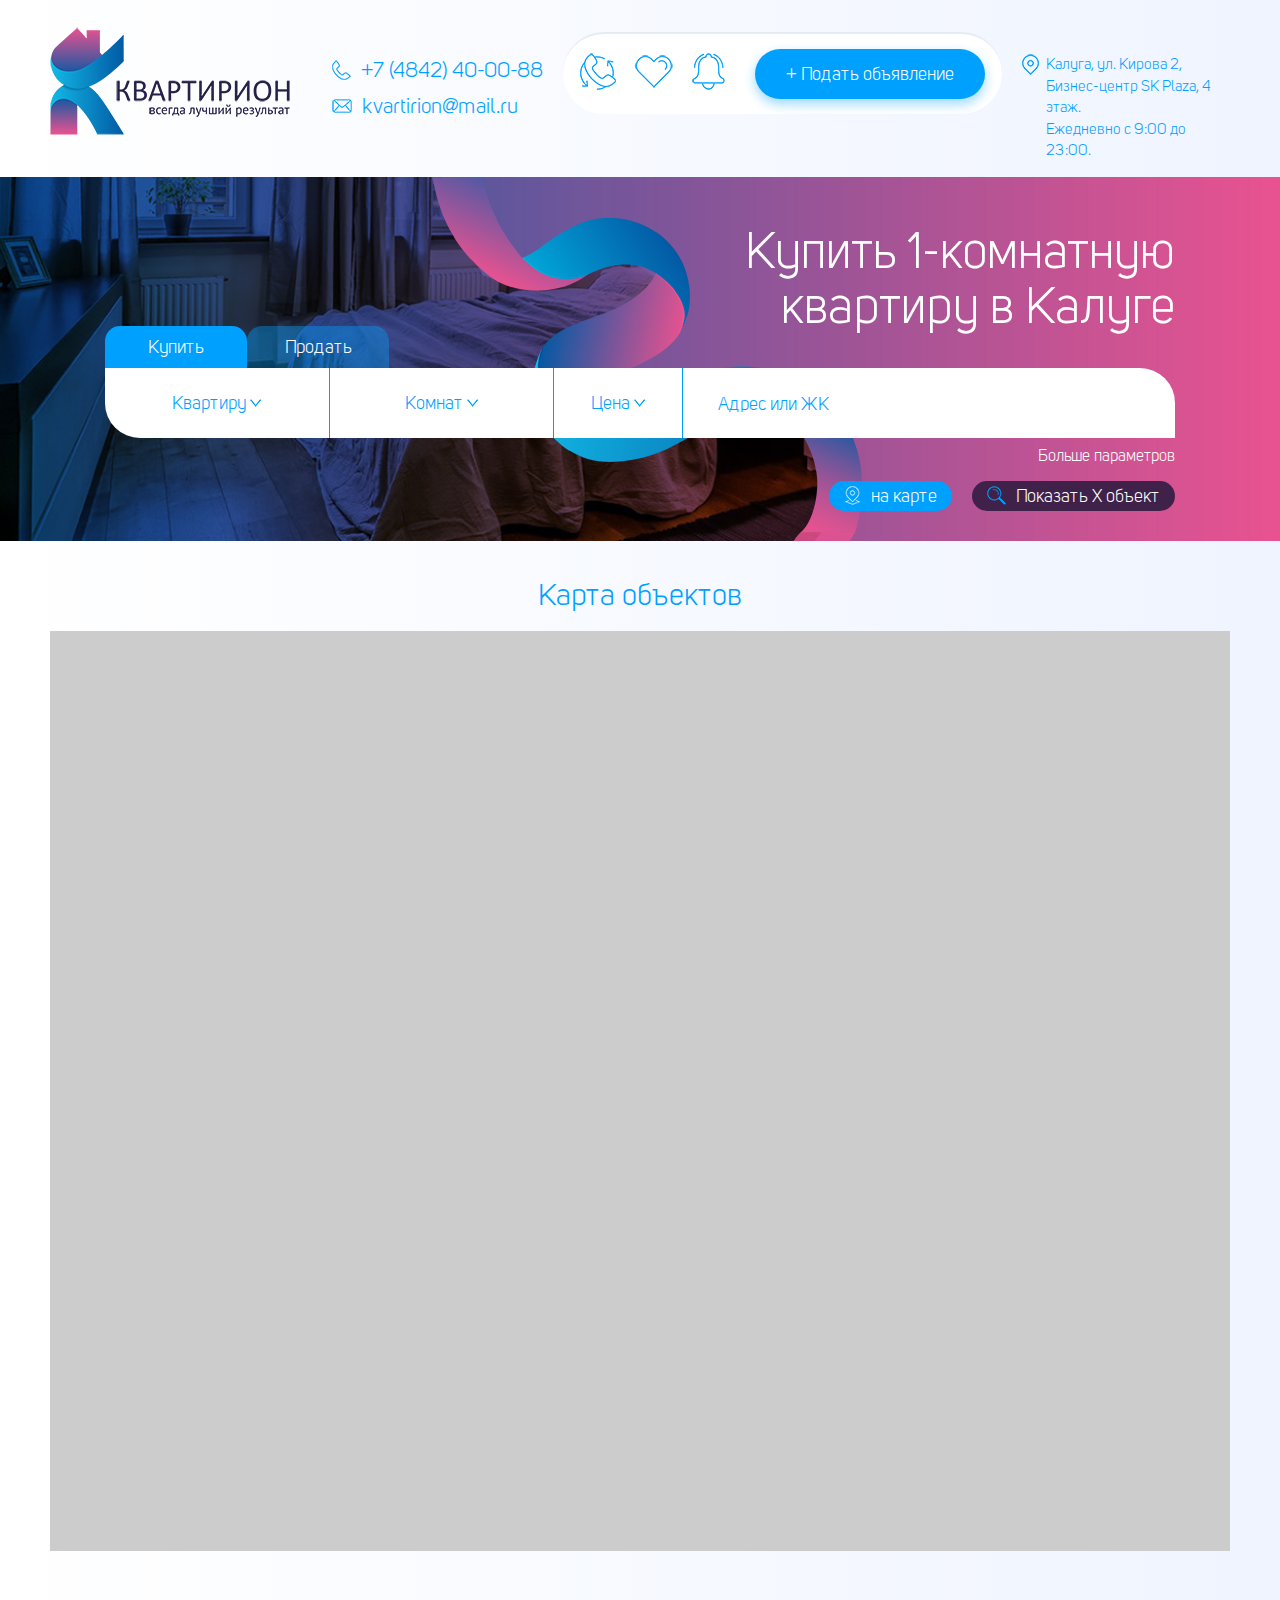
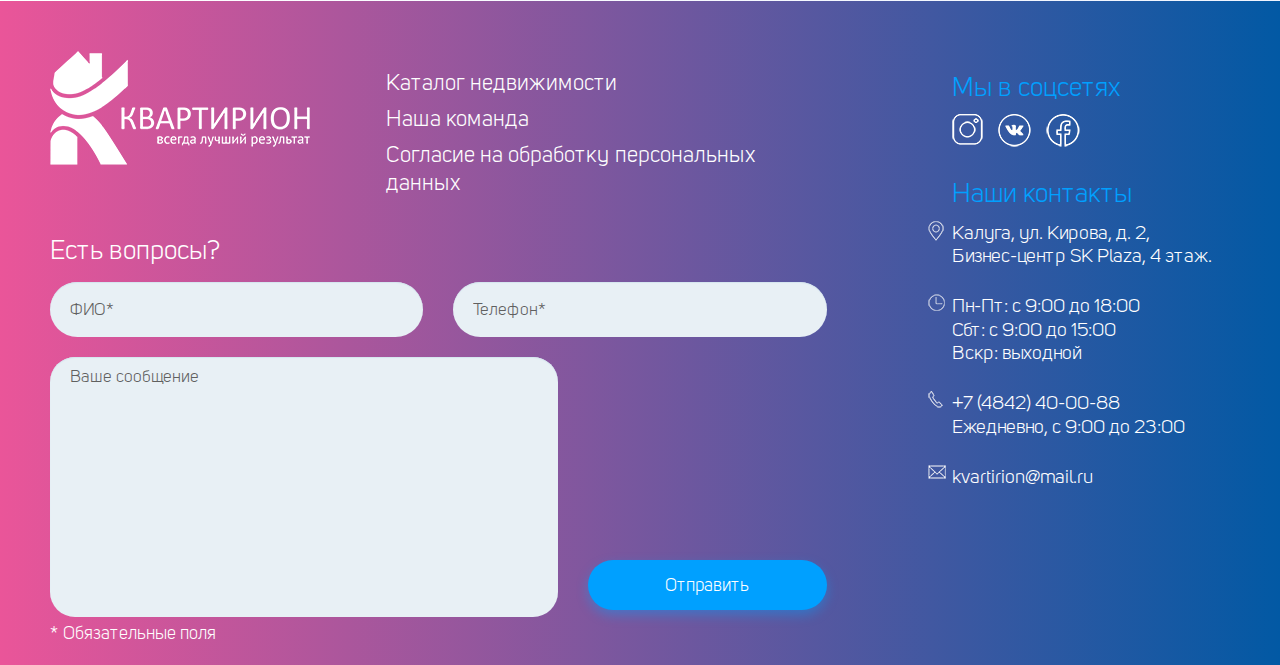
<file: map-objects.html>
<!DOCTYPE html>
<html class="is-page-default" lang="ru">
	<head>
		<meta charset="utf-8">
		<meta name="viewport" content="width=device-width,initial-scale=1,minimum-scale=1,user-scalable=no">
		<meta name="apple-mobile-web-app-capable" content="no">
		<meta name="apple-mobile-web-app-status-bar-style" content="black-translucent">
		<meta name="apple-mobile-web-app-title" content="Site title">
		<meta name="format-detection" content="telephone=no">
		<meta http-equiv="X-UA-Compatible" content="IE=Edge">
		<link rel="apple-touch-icon" sizes="57x57" href="images/favicon/apple-icon-57x57.png">
		<link rel="apple-touch-icon" sizes="60x60" href="images/favicon/apple-icon-60x60.png">
		<link rel="apple-touch-icon" sizes="72x72" href="images/favicon/apple-icon-72x72.png">
		<link rel="apple-touch-icon" sizes="76x76" href="images/favicon/apple-icon-76x76.png">
		<link rel="apple-touch-icon" sizes="114x114" href="images/favicon/apple-icon-114x114.png">
		<link rel="apple-touch-icon" sizes="120x120" href="images/favicon/apple-icon-120x120.png">
		<link rel="apple-touch-icon" sizes="144x144" href="images/favicon/apple-icon-144x144.png">
		<link rel="apple-touch-icon" sizes="152x152" href="images/favicon/apple-icon-152x152.png">
		<link rel="apple-touch-icon" sizes="180x180" href="images/favicon/apple-icon-180x180.png">
		<link rel="icon" type="image/png" sizes="192x192" href="images/favicon/android-icon-192x192.png">
		<link rel="icon" type="image/png" sizes="32x32" href="images/favicon/favicon-32x32.png">
		<link rel="icon" type="image/png" sizes="96x96" href="images/favicon/favicon-96x96.png">
		<link rel="icon" type="image/png" sizes="16x16" href="images/favicon/favicon-16x16.png">
		<link rel="manifest" href="images/favicon/manifest.json">
		<meta name="msapplication-TileImage" content="images/favicon/ms-icon-144x144.png">
		<title>Карта объектов - Квартирион</title>
		<link rel="stylesheet" href="css/app.min.css">
	</head>
	<body>
		<div class="app">
			<!-- Header :: Start-->
			<header class="header">
				<div class="container">
					<div class="header__logo">
						<a href="#">
							<img class="pixelated" src="images/logo.png" alt="" srcset="images/logo@2x.png 2x">
						</a>
					</div>
					<div class="header__contacts is-lg-visible">
						<div class="contact-item">
							<a class="contact-item__link" href="tel:+74842400088"><span class="contact-item__icon"><span class="icon-tel_blue"></span></span><span>+7 (4842) 40-00-88</span></a>
						</div>
						<div class="contact-item">
							<a class="contact-item__link" href="mailto:kvartirion@mail.ru"><span class="contact-item__icon"><span class="icon-mail_blue"></span></span><span>kvartirion@mail.ru</span></a>
						</div>
					</div>
					<div class="header__bar is-lg-visible">
						<ul class="header__bar-btns">
							<li>
								<a class="btn" href="#popup-callback" data-fancybox><span class="icon-callback_blue"></span></a>
							</li>
							<li>
								<a class="btn" href="#popup-favorites" data-fancybox><span class="icon-heart_blue"></span></a>
							</li>
							<li>
								<a class="btn" href="#popup-notifications" data-fancybox><span class="icon-alarm_blue"></span></a>
							</li>
						</ul>
						<a class="btn btn-default" href="#popup-public" data-fancybox>+ Подать объявление</a>
					</div>
					<div class="header__adress is-lg-visible"><span class="icon-location_blue header__adress-icon"></span><span>Калуга, ул. Кирова 2,<br>Бизнес-центр SK Plaza, 4 этаж.<br>Ежедневно с 9:00 до 23:00.</span></div>
					<a class="btn btn-mob-menu js-mob-menu-open is-lg-hidden"><span> </span></a>
				</div>
				<div class="mobile-menu is-lg-hidden">
					<div class="header__bar">
						<ul class="header__bar-btns">
							<li>
								<a class="btn" href="#popup-callback" data-fancybox><span class="icon-callback_blue"></span></a>
							</li>
							<li>
								<a class="btn" href="#popup-favorites" data-fancybox><span class="icon-heart_blue"></span></a>
							</li>
							<li>
								<a class="btn" href="#popup-notifications" data-fancybox><span class="icon-alarm_blue"></span></a>
							</li>
						</ul>
						<a class="btn btn-default" href="#popup-public" data-fancybox>+ Подать объявление</a>
					</div>
					<div class="header__contacts">
						<div class="contact-item">
							<a class="contact-item__link" href="tel:+74842400088"><span class="contact-item__icon"><span class="icon-tel_blue"></span></span><span>+7 (4842) 40-00-88</span></a>
						</div>
						<div class="contact-item">
							<a class="contact-item__link" href="mailto:kvartirion@mail.ru"><span class="contact-item__icon"><span class="icon-mail_blue"></span></span><span>kvartirion@mail.ru</span></a>
						</div>
					</div>
					<div class="header__adress"><span class="icon-location_blue header__adress-icon"></span><span>Калуга, ул. Кирова 2,<br>Бизнес-центр SK Plaza, 4 этаж.<br>Ежедневно с 9:00 до 23:00.</span></div>
					<ul class="footer__links">
						<li>
							<a href="#">Каталог недвижимости</a>
						</li>
						<li>
							<a href="#">Наша команда</a>
						</li>
						<li>
							<a href="#popup-policy" data-fancybox>Согласие на обработку персональных данных</a>
						</li>
					</ul>
					<div class="mobile-menu__close">
						<a class="btn btn-menu-close"><span></span></a>
					</div>
				</div>
			</header>
			<!-- Header :: End-->
			<!-- Main :: Start-->
			<main class="main">
				<div class="search-block">
					<div class="container">
						<div class="heading-base text-right search-block__heading">Купить 1-комнатную<br>квартиру в Калуге</div>
						<div class="filter">
							<ul class="filter__tabs">
								<li class="active">
									<a href="#">Купить</a>
								</li>
								<li>
									<a href="#popup-public" data-fancybox>Продать </a>
								</li>
							</ul>
							<div class="filter__main">
								<div class="filter__main-section filter__main-section--type">
									<div class="filter__main-select">
										<div class="filter__main-select-title">Квартиру</div><span class="icon-expand-down_blue"></span>
									</div>
									<div class="filter__modal">
										<ul class="list-flats">
											<li><span class="list-flats__text"><span>Квартира</span><span class="icon-arrow-down_gray list-flats__arrow"></span></span>
												<ul class="list-flats__submenu">
													<li> 
														<label class="list-flats__text">
															<input type="radio" name="flats-type" value="Новостройка" hidden>Новостройка
														</label>
													</li>
													<li> 
														<label class="list-flats__text">
															<input type="radio" name="flats-type" value="Вторичка" hidden>Вторичка
														</label>
													</li>
												</ul>
											</li>
											<li> 
												<label class="list-flats__text">
													<input type="radio" name="flats-type" value="Комнату" hidden>Комнату
												</label>
											</li>
											<li> 
												<label class="list-flats__text">
													<input type="radio" name="flats-type" value="Дом, дачу, коттедж" hidden>Дом, дачу, коттедж
												</label>
											</li>
											<li> 
												<label class="list-flats__text">
													<input type="radio" name="flats-type" value="Участок" hidden>Участок
												</label>
											</li>
											<li> 
												<label class="list-flats__text">
													<input type="radio" name="flats-type" value="Гараж, машиноместо" hidden>Гараж, машиноместо
												</label>
											</li>
											<li> 
												<label class="list-flats__text">
													<input type="radio" name="flats-type" value="Коммерческую недвижимость" hidden>Коммерческую недвижимость
												</label>
											</li>
										</ul>
									</div>
								</div>
								<div class="filter__main-section filter__main-section--rooms">
									<div class="filter__main-select">
										<div class="filter__main-select-title">Комнат</div><span class="icon-expand-down_blue"></span>
									</div>
									<div class="filter__modal">
										<label class="checkbox-filter">
											<input type="checkbox" checked hidden><span class="checkbox-filter__text">1</span>
										</label>
										<label class="checkbox-filter">
											<input type="checkbox" hidden><span class="checkbox-filter__text">2</span>
										</label>
										<label class="checkbox-filter">
											<input type="checkbox" hidden><span class="checkbox-filter__text">3</span>
										</label>
										<label class="checkbox-filter">
											<input type="checkbox" hidden><span class="checkbox-filter__text">4+</span>
										</label>
										<label class="checkbox-filter">
											<input type="checkbox" hidden><span class="checkbox-filter__text">студия</span>
										</label>
									</div>
								</div>
								<div class="filter__main-section filter__main-section--price">
									<div class="filter__main-select">
										<div class="filter__main-select-title">Цена</div><span class="icon-expand-down_blue"></span>
									</div>
									<div class="filter__modal">
										<div class="row">
											<div class="col col-6">
												<div class="input-wrap">
													<input class="input-filter" type="tel" placeholder="от"><span class="input-wrap__cur">₽</span>
												</div>
											</div>
											<div class="col col-6">
												<div class="input-wrap">
													<input class="input-filter" type="tel" placeholder="до"><span class="input-wrap__cur">₽</span>
												</div>
											</div>
										</div>
									</div>
								</div>
								<div class="filter__main-section filter__main-section--enter">
									<select multiple data-placeholder="Адрес или ЖК">
										<option>Adress 1</option>
										<option>Adress long long long long long long long long long long long long long long long 2</option>
										<option>Adress 3</option>
										<option>Adress 4</option>
										<option>Adress 5</option>
										<option>Adress 6</option>
										<option>Adress 7</option>
									</select>
								</div>
							</div>
							<div class="filter__btn-more">
								<a class="js-btn-window" href="#popup-parametrs">Больше параметров</a>
							</div>
							<div class="filter__bar">
								<div class="filter__bar-btn">
									<a class="btn btn-default btn-default--mini btn-default--show-map" href="map-objects.html"><span class="icon icon-location-place_white"></span>на карте</a>
								</div>
								<div class="filter__bar-btn">
									<a class="btn btn-default btn-default--mini btn-default--dark" href="catalog.html"><span class="icon icon-loop_blue"></span>Показать X объект</a>
								</div>
							</div>
						</div>
					</div>
					<div class="popup-parametrs js-window" id="popup-parametrs">
						<div class="heading-base heading-base--medium">Больше параметров</div>
						<div class="row popup-parametrs__row">
							<div class="col-md-5 popup-parametrs__title">Площадь</div>
							<div class="col-md-7">
								<div class="row popup-parametrs__inputs-row">
									<div class="col col-6">
										<div class="input-wrap input-wrap--medium">
											<input class="input-filter" type="tel" placeholder="от">
											<div class="input-wrap__cur">м²</div>
										</div>
									</div>
									<div class="col col-6">
										<div class="input-wrap input-wrap--medium">
											<input class="input-filter" type="tel" placeholder="до">
											<div class="input-wrap__cur">м²</div>
										</div>
									</div>
								</div>
							</div>
						</div>
						<div class="row popup-parametrs__row">
							<div class="col-md-5 popup-parametrs__title">Площадь кухни</div>
							<div class="col-md-7">
								<div class="row popup-parametrs__inputs-row">
									<div class="col col-6">
										<div class="input-wrap input-wrap--medium">
											<input class="input-filter" type="tel" placeholder="от">
											<div class="input-wrap__cur">м²</div>
										</div>
									</div>
									<div class="col col-6">
										<div class="input-wrap input-wrap--medium">
											<input class="input-filter" type="tel" placeholder="до">
											<div class="input-wrap__cur">м²</div>
										</div>
									</div>
								</div>
							</div>
						</div>
						<div class="row popup-parametrs__row">
							<div class="col-md-5 popup-parametrs__title">Этажность</div>
							<div class="col-md-7">
								<div class="row popup-parametrs__inputs-row">
									<div class="col col-6">
										<div class="input-wrap input-wrap--medium">
											<input class="input-filter" type="tel" placeholder="от">
										</div>
									</div>
									<div class="col col-6">
										<div class="input-wrap input-wrap--medium">
											<input class="input-filter" type="tel" placeholder="до">
										</div>
									</div>
								</div>
							</div>
						</div>
						<div class="row popup-parametrs__row">
							<div class="col-md-5 popup-parametrs__title">Этаж</div>
							<div class="col-md-7">
								<div class="row popup-parametrs__inputs-row">
									<div class="col col-6">
										<div class="input-wrap input-wrap--medium">
											<input class="input-filter" type="tel" placeholder="от">
										</div>
									</div>
									<div class="col col-6">
										<div class="input-wrap input-wrap--medium">
											<input class="input-filter" type="tel" placeholder="до">
										</div>
									</div>
								</div>
							</div>
						</div>
						<div class="row popup-parametrs__row">
							<div class="col-md-5 popup-parametrs__title">Материал стен</div>
							<div class="col-md-7">
								<ul class="sorting__list">
									<li>
										<label class="btn-check">
											<input type="checkbox" checked name="walls-material" hidden><span class="btn-check__icon"><span class="icon icon-check"></span></span><span class="btn-check__text">Кирпич</span>
										</label>
									</li>
									<li>
										<label class="btn-check">
											<input type="checkbox" name="walls-material" hidden><span class="btn-check__icon"><span class="icon icon-check"></span></span><span class="btn-check__text">Брус</span>
										</label>
									</li>
									<li>
										<label class="btn-check">
											<input type="checkbox" name="walls-material" hidden><span class="btn-check__icon"><span class="icon icon-check"></span></span><span class="btn-check__text">Бревно</span>
										</label>
									</li>
									<li>
										<label class="btn-check">
											<input type="checkbox" name="walls-material" hidden><span class="btn-check__icon"><span class="icon icon-check"></span></span><span class="btn-check__text">Сэндвич-панели</span>
										</label>
									</li>
									<li>
										<label class="btn-check">
											<input type="checkbox" name="walls-material" hidden><span class="btn-check__icon"><span class="icon icon-check"></span></span><span class="btn-check__text">Ж/б-панели</span>
										</label>
									</li>
									<li>
										<label class="btn-check">
											<input type="checkbox" name="walls-material" hidden><span class="btn-check__icon"><span class="icon icon-check"></span></span><span class="btn-check__text">Панельный</span>
										</label>
									</li>
									<li>
										<label class="btn-check">
											<input type="checkbox" name="walls-material" hidden><span class="btn-check__icon"><span class="icon icon-check"></span></span><span class="btn-check__text">Монолитный</span>
										</label>
									</li>
									<li>
										<label class="btn-check">
											<input type="checkbox" name="walls-material" hidden><span class="btn-check__icon"><span class="icon icon-check"></span></span><span class="btn-check__text">Кирпично-монолитный</span>
										</label>
									</li>
									<li>
										<label class="btn-check">
											<input type="checkbox" name="walls-material" hidden><span class="btn-check__icon"><span class="icon icon-check"></span></span><span class="btn-check__text">Другой</span>
										</label>
									</li>
								</ul>
							</div>
						</div>
					</div>
				</div>
				<div class="catalog">
					<div class="container">
						<div class="heading-base heading-base--medium text-center">Карта объектов</div>
						<div class="map-objects"></div>
					</div>
				</div>
			</main>
			<!-- Main :: End-->
			<!-- Footer :: Start-->
			<footer class="footer">
				<div class="container">
					<div class="row">
						<div class="col col-12 col-md-8">
							<div class="row">
								<div class="col-md-5">
									<img src="images/logo_white.png" alt="" srcset="images/logo_white@2x.png 2x">
								</div>
								<div class="col-md-7">
									<ul class="footer__links">
										<li>
											<a href="catalog.html">Каталог недвижимости</a>
										</li>
										<li>
											<a href="team.html">Наша команда</a>
										</li>
										<li>
											<a href="#popup-policy" data-fancybox>Согласие на обработку персональных данных</a>
										</li>
									</ul>
								</div>
							</div>
							<div class="footer__form">
								<div class="form-title">Есть вопросы?</div>
								<form class="row">
									<div class="col-md-6">
										<input class="ui-input" type="text" placeholder="ФИО*">
									</div>
									<div class="col-md-6">
										<input class="ui-input" type="tel" placeholder="Телефон*">
									</div>
									<div class="col-md-8">
										<textarea class="ui-textarea" placeholder="Ваше сообщение"></textarea>
									</div>
									<div class="col-md-4 footer__form-btn">
										<input class="btn btn-default btn--fullwidth" type="submit" value="Отправить">
									</div>
								</form>
								<div class="form-warning">* Обязательные поля</div>
							</div>
						</div>
						<div class="col col-12 col-md-4 footer__info">
							<div class="footer__title">Мы в соцсетях</div>
							<ul class="footer__socials">
								<li>
									<a class="btn btn-social" href="#" target="_blank"><span class="icon-instagram_white"></span></a>
								</li>
								<li>
									<a class="btn btn-social" href="#" target="_blank"><span class="icon-vk_white"></span></a>
								</li>
								<li>
									<a class="btn btn-social" href="#" target="_blank"><span class="icon-facebook_white"></span></a>
								</li>
							</ul>
							<div class="footer__title">Наши контакты</div>
							<ul class="footer__contacts">
								<li><span class="icon-location_white footer__contacts-icon"></span><span>
										 Калуга, ул. Кирова, д. 2, <br>Бизнес-центр SK Plaza, 4 этаж.</span></li>
								<li><span class="icon-clock_white footer__contacts-icon"></span><span>
										 Пн-Пт: с 9:00 до 18:00<br>Сбт: с 9:00 до 15:00 <br>Вскр: выходной</span></li>
								<li><span class="icon-tel_white footer__contacts-icon"></span><span>
										<a href="tel:+74842400088">+7 (4842) 40-00-88</a><br>Ежедневно, с 9:00 до 23:00</span></li>
								<li><span class="icon-mail_white footer__contacts-icon"></span><span>
										<a href="mailto:kvartirion@mail.ru">kvartirion@mail.ru </a></span></li>
							</ul>
						</div>
					</div>
				</div>
			</footer>
			<!-- Footer :: End-->
			<!-- Popups :: Start-->
			<div class="fancybox-is-hidden popup-advt" id="popup-advt">
				<div>
					<div class="heading-base heading-base--medium heading-base--mod-margin">Объявление	</div>
					<div class="catalog__item">
						<div class="catalog__item-gallery is-lg-visible">
							<div>
								<div class="catalog__item-gallery-items">
									<div>
										<img src="images/room.jpg" alt="">
									</div>
									<div>
										<img src="images/room.jpg" alt="">
									</div>
									<div>
										<img src="images/room.jpg" alt="">
									</div>
								</div>
								<div class="catalog__item-buttons">
									<a class="btn btn-card btn-card--large" href="#"><span class="icon-heart_white"></span></a>
									<a class="btn btn-card btn-card--large" href="#"><span class="icon-alarm_white"></span></a>
								</div>
								<div class="catalog__item-btn-request">
									<a class="btn btn-default btn-default--medium" href="#">Подать заявку на ипотеку</a>
								</div>
							</div>
						</div>
						<div class="catalog__item-section">
							<div class="catalog__item-main">
								<div class="catalog__item-main-section">
									<div class="catalog__item-info-section">
										<div class="catalog__item-title">Уютная однушка<br>в центре</div>
										<div class="catalog__item-adress">Калуга, ул. Спартака, д. 15</div>
										<div class="card-informers">
											<div class="card-informers__item"><span class="icon-stages_gray card-informers__item-icon"></span><span>Этаж 
													<strong>15/17</strong></span></div>
											<div class="card-informers__item"><span class="icon-bed_gray card-informers__item-icon"></span><span>
													<strong>3</strong> комнаты</span></div>
											<div class="card-informers__item"><span class="icon-house_gray card-informers__item-icon"></span><span>
													<strong>86</strong>м²</span></div>
										</div>
									</div>
									<div class="catalog__item-prices">
										<div class="price price--size-large"><span class="price__main">23 000 000 </span><span class="price__currency">₽</span></div>
										<div class="price price--size-large"><span class="price__main">50 000 </span><span class="price__currency">₽</span><span class="price__footage">м²</span></div>
										<div class="catalog__item-gallery is-lg-hidden">
											<div>
												<div class="catalog__item-gallery-items">
													<div>
														<img src="images/room.jpg" alt="">
													</div>
													<div>
														<img src="images/room.jpg" alt="">
													</div>
													<div>
														<img src="images/room.jpg" alt="">
													</div>
												</div>
												<div class="catalog__item-buttons">
													<a class="btn btn-card btn-card--large" href="#"><span class="icon-heart_white"></span></a>
													<a class="btn btn-card btn-card--large" href="#"><span class="icon-alarm_white"></span></a>
												</div>
											</div>
										</div>
									</div>
								</div>
								<div class="catalog__item-agent">
									<div class="catalog__item-agent-photo">
										<img src="images/team-gallery_1.jpg" alt="">
									</div>
									<div class="catalog__item-agent-main">
										<div>ваш агент</div>
										<div class="catalog__item-agent-name">
											<strong>Анна Яковлева</strong>
										</div>
										<div class="contact-item contact-item--size-mini">
											<a class="contact-item__link" href="tel:+74842400088"><span class="contact-item__icon"><span class="icon-tel_blue"></span></span><span>+7 (4842) 40-00-88</span></a>
										</div>
										<div class="contact-item contact-item--size-mini">
											<a class="contact-item__link" href="mailto:kvartirion@mail.ru"><span class="contact-item__icon"><span class="icon-mail_blue"></span></span><span>kvartirion@mail.ru</span></a>
										</div>
										<div class="catalog__item-agent-btn">
											<a class="btn btn-default btn-default--medium" href="#popup-callback_2" data-fancybox>Связаться с агентом</a>
										</div>
									</div>
								</div>
							</div>
							<div class="catalog__item-bottom">
								<div class="catalog__item-desc">
									<p>Продается 3-комнатная квартира в районе площади Победы, ул. Максима Горького, дом 8. <br>Площадь 60/45/6 кв.м. <br>Комнаты смежно-изолированные, санузел раздельный. <br>Отопление центральное, горячая вода-колонка. <br>Рядом детские сады, школы, детский дом творчества "Юность", аптеки, банки, скверы, <br>кафе, магазины, университет, остановки общественного транспорта. №33839<br><span class="text-hidden">Lorem ipsum dolor sit amet consectetur</span></p>
									<p class="text-hidden">Lorem ipsum dolor sit amet consectetur adipisicing elit.</p>
								</div>
								<div class="expand-text">
									<a class="btn"> <span class="icon-expand-down_large_blue"></span></a>
								</div>
								<div class="catalog__item-date">12 часов назад</div>
							</div>
						</div>
					</div>
				</div>
				<div class="row popup-advt__about">
					<div class="col-12 col-md-4 col-xl-3">
						<div class="popup-advt__about-map">map</div>
					</div>
					<div class="col-12 col-md-8 col-xl-9">
						<div class="popup-advt__about-info">
							<div class="popup-advt__about-inner styled-scrollbar">
								<div class="heading-base heading-base--medium">Сведения о недвижимости</div>
								<div class="popup-advt__about-row">
									<div class="popup-advt__about-col">
										<div>
											<label class="ui-label">ID</label>
											<input class="ui-input" type="text">
										</div>
										<div>
											<label class="ui-label">Доля в квартире</label>
											<input class="ui-input" type="text">
										</div>
										<div>
											<label class="ui-label">Комнат в квартире</label>
											<input class="ui-input" type="text">
										</div>
										<div>
											<label class="ui-label">Площадь, кв.м.</label>
											<input class="ui-input" type="text">
										</div>
										<div>
											<label class="ui-label">Площадь, кв.м.</label>
											<input class="ui-input" type="text">
										</div>
										<div>
											<label class="ui-label">Площадь, кв.м.</label>
											<input class="ui-input" type="text">
										</div>
									</div>
									<div class="popup-advt__about-col">
										<div>
											<label class="ui-label">Этаж</label>
											<input class="ui-input" type="text">
										</div>
										<div>
											<label class="ui-label">Этажность</label>
											<input class="ui-input" type="text">
										</div>
										<div>
											<label class="ui-label">Материал стен</label>
											<input class="ui-input" type="text">
										</div>
										<div>
											<label class="ui-label">Стоимость в валюте</label>
											<input class="ui-input" type="text">
										</div>
									</div>
								</div>
							</div>
						</div>
					</div>
				</div>
				<div>
					<div class="heading-base heading-base--medium heading-base--mod-margin">Похожие предложения</div>
					<div class="row cards-carousel">
						<div class="col-md-4">
							<div class="cards__item">
								<div class="cards__item-section">
									<div class="cards__item-top">
										<a class="btn btn-card" href="#"><span class="icon-heart_white"></span></a>
										<a class="btn btn-card" href="#"><span class="icon-alarm_white"></span></a>
									</div>
									<div class="cards__item-gallery">
										<div>
											<img src="images/room.jpg" alt="">
										</div>
										<div>
											<img src="images/room.jpg" alt="">
										</div>
										<div>
											<img src="images/room.jpg" alt="">
										</div>
									</div>
									<div class="cards__item-desc">
										<div class="row">
											<div class="col col-12 col-md-6">
												<div class="cards__item-info">
													<strong>Уютная однушка в центре</strong>
												</div>
											</div>
											<div class="col col-12 col-md-6">
												<div class="price"><span class="price__main">23 000 000 </span><span class="price__currency">₽</span></div>
											</div>
										</div>
										<div class="cards__item-info row">
											<div class="col col-12 col-md-6">Калуга, <br>ул. Спартака, д. 15</div>
											<div class="col col-12 col-md-6 price"><span class="price__main">50 000 </span><span class="price__currency">₽</span><span class="price__footage"> м²</span></div>
										</div>
									</div>
								</div>
								<div class="cards__item-details card-informers">
									<div class="card-informers__item"><span class="icon-stages_white card-informers__item-icon"></span><span>Этаж 
											<strong>15/17</strong></span></div>
									<div class="card-informers__item"><span class="icon-bed_white card-informers__item-icon"></span><span>
											<strong>3</strong> комнаты</span></div>
									<div class="card-informers__item"><span class="icon-house_white card-informers__item-icon"></span><span>
											<strong>86</strong>м²</span></div>
								</div>
							</div>
						</div>
						<div class="col-md-4">
							<div class="cards__item">
								<div class="cards__item-section">
									<div class="cards__item-top">
										<a class="btn btn-card" href="#"><span class="icon-heart_white"></span></a>
										<a class="btn btn-card" href="#"><span class="icon-alarm_white"></span></a>
									</div>
									<div class="cards__item-gallery">
										<div>
											<img src="images/room.jpg" alt="">
										</div>
										<div>
											<img src="images/room.jpg" alt="">
										</div>
										<div>
											<img src="images/room.jpg" alt="">
										</div>
									</div>
									<div class="cards__item-desc">
										<div class="row">
											<div class="col col-12 col-md-6">
												<div class="cards__item-info">
													<strong>Уютная однушка в центре</strong>
												</div>
											</div>
											<div class="col col-12 col-md-6">
												<div class="price"><span class="price__main">23 000 000 </span><span class="price__currency">₽</span></div>
											</div>
										</div>
										<div class="cards__item-info row">
											<div class="col col-12 col-md-6">Калуга, <br>ул. Спартака, д. 15</div>
											<div class="col col-12 col-md-6 price"><span class="price__main">50 000 </span><span class="price__currency">₽</span><span class="price__footage"> м²</span></div>
										</div>
									</div>
								</div>
								<div class="cards__item-details card-informers">
									<div class="card-informers__item"><span class="icon-stages_white card-informers__item-icon"></span><span>Этаж 
											<strong>15/17</strong></span></div>
									<div class="card-informers__item"><span class="icon-bed_white card-informers__item-icon"></span><span>
											<strong>3</strong> комнаты</span></div>
									<div class="card-informers__item"><span class="icon-house_white card-informers__item-icon"></span><span>
											<strong>86</strong>м²</span></div>
								</div>
							</div>
						</div>
						<div class="col-md-4">
							<div class="cards__item">
								<div class="cards__item-section">
									<div class="cards__item-top">
										<a class="btn btn-card" href="#"><span class="icon-heart_white"></span></a>
										<a class="btn btn-card" href="#"><span class="icon-alarm_white"></span></a>
									</div>
									<div class="cards__item-gallery">
										<div>
											<img src="images/room.jpg" alt="">
										</div>
										<div>
											<img src="images/room.jpg" alt="">
										</div>
										<div>
											<img src="images/room.jpg" alt="">
										</div>
									</div>
									<div class="cards__item-desc">
										<div class="row">
											<div class="col col-12 col-md-6">
												<div class="cards__item-info">
													<strong>Уютная однушка в центре</strong>
												</div>
											</div>
											<div class="col col-12 col-md-6">
												<div class="price"><span class="price__main">23 000 000 </span><span class="price__currency">₽</span></div>
											</div>
										</div>
										<div class="cards__item-info row">
											<div class="col col-12 col-md-6">Калуга, <br>ул. Спартака, д. 15</div>
											<div class="col col-12 col-md-6 price"><span class="price__main">50 000 </span><span class="price__currency">₽</span><span class="price__footage"> м²</span></div>
										</div>
									</div>
								</div>
								<div class="cards__item-details card-informers">
									<div class="card-informers__item"><span class="icon-stages_white card-informers__item-icon"></span><span>Этаж 
											<strong>15/17</strong></span></div>
									<div class="card-informers__item"><span class="icon-bed_white card-informers__item-icon"></span><span>
											<strong>3</strong> комнаты</span></div>
									<div class="card-informers__item"><span class="icon-house_white card-informers__item-icon"></span><span>
											<strong>86</strong>м²</span></div>
								</div>
							</div>
						</div>
						<div class="col-md-4">
							<div class="cards__item">
								<div class="cards__item-section">
									<div class="cards__item-top">
										<a class="btn btn-card" href="#"><span class="icon-heart_white"></span></a>
										<a class="btn btn-card" href="#"><span class="icon-alarm_white"></span></a>
									</div>
									<div class="cards__item-gallery">
										<div>
											<img src="images/room.jpg" alt="">
										</div>
										<div>
											<img src="images/room.jpg" alt="">
										</div>
										<div>
											<img src="images/room.jpg" alt="">
										</div>
									</div>
									<div class="cards__item-desc">
										<div class="row">
											<div class="col col-12 col-md-6">
												<div class="cards__item-info">
													<strong>Уютная однушка в центре</strong>
												</div>
											</div>
											<div class="col col-12 col-md-6">
												<div class="price"><span class="price__main">23 000 000 </span><span class="price__currency">₽</span></div>
											</div>
										</div>
										<div class="cards__item-info row">
											<div class="col col-12 col-md-6">Калуга, <br>ул. Спартака, д. 15</div>
											<div class="col col-12 col-md-6 price"><span class="price__main">50 000 </span><span class="price__currency">₽</span><span class="price__footage"> м²</span></div>
										</div>
									</div>
								</div>
								<div class="cards__item-details card-informers">
									<div class="card-informers__item"><span class="icon-stages_white card-informers__item-icon"></span><span>Этаж 
											<strong>15/17</strong></span></div>
									<div class="card-informers__item"><span class="icon-bed_white card-informers__item-icon"></span><span>
											<strong>3</strong> комнаты</span></div>
									<div class="card-informers__item"><span class="icon-house_white card-informers__item-icon"></span><span>
											<strong>86</strong>м²</span></div>
								</div>
							</div>
						</div>
					</div>
				</div>
				<a class="btn btn-close" data-fancybox-close><span class="icon icon-close"> </span></a>
			</div>
			<div class="fancybox-is-hidden popup popup-callback popup-callback--mod-corners" id="modal-add-testimonial">
				<div class="heading-base heading-base--medium">Оставить отзыв</div>
				<p class="form-desc">Ваша честная оценка поможет <br>нам стать лучше!</p>
				<input class="ui-input" type="text" placeholder="Ваше имя">
				<input class="ui-input" type="text" placeholder="Ваша фамилия">
				<input class="ui-input" type="tel" placeholder="Телефон">
				<input class="ui-input" type="email" placeholder="E-mail">
				<textarea class="ui-textarea" placeholder="Ваш текст"></textarea>
				<div>
					<label class="ui-label ui-label--small">Ваша оценка</label>
					<div class="rateit" aria-valuenow="0" data-rateit-mode="font" data-rateit-resetable="false"></div>
				</div>
				<div class="popup-callback__bottom">
					<div class="row flex-md-row-reverse">
						<div class="col-md-6">
							<img src="images/robot.png" alt="">
						</div>
						<div class="col-md-6"> 
							<input class="btn btn-default" type="submit" value="Отправить">
						</div>
					</div>
				</div>
			</div>
			<div class="fancybox-is-hidden popup popup-callback popup-callback--mod-corners" id="popup-callback_2">
				<div class="heading-base heading-base--medium">Связаться</div>
				<p class="form-desc">Введите контактные данные<br>и наш менеджер свяжется с вами<br>в ближайшее время</p>
				<input class="ui-input" type="text" placeholder="Ваше имя">
				<input class="ui-input" type="text" placeholder="Ваша фамилия">
				<input class="ui-input" type="tel" placeholder="Телефон">
				<input class="ui-input" type="email" placeholder="E-mail">
				<textarea class="ui-textarea" placeholder="Ваше сообщение"></textarea>
				<label class="ui-checkbox">
					<input type="checkbox" checked hidden><span class="ui-checkbox__icon"><span class="icon-check_dark"></span></span><span class="ui-checkbox__text">заполняя данную форму, <br>вы даете 
						<a href="#popup-policy" data-fancybox>согласие на обработку ваших данных</a></span>
				</label>
				<div class="popup-callback__bottom">
					<div class="row flex-md-row-reverse">
						<div class="col-md-6">
							<img src="images/robot.png" alt="">
						</div>
						<div class="col-md-6"> 
							<input class="btn btn-default" type="submit" value="Отправить">
						</div>
					</div>
				</div>
			</div>
			<div class="fancybox-is-hidden popup popup-callback" id="popup-callback">
				<div class="heading-base heading-base--medium">Обратный звонок</div>
				<p class="form-desc">Введите контактные данные<br>и наш менеджер свяжется с вами<br>в ближайшее время</p>
				<input class="ui-input" type="text" placeholder="Ваше имя">
				<input class="ui-input" type="tel" placeholder="Ваш номер телефона">
				<label class="ui-checkbox">
					<input type="checkbox" checked hidden><span class="ui-checkbox__icon"><span class="icon-check_dark"></span></span><span class="ui-checkbox__text">заполняя данную форму, <br>вы даете 
						<a href="#popup-policy" data-fancybox>согласие на обработку ваших данных</a></span>
				</label>
				<div class="popup-callback__bottom">
					<input class="btn btn-default" type="submit" value="Отправить">
				</div>
			</div>
			<div class="fancybox-is-hidden popup popup-delete-favorites" id="popup-delete-favorites">
				<div class="popup-title">Вы действительно хотите удалить все избранные объекты?</div>
				<div class="row btns-row flex-md-row-reverse">
					<div class="col-md-6">
						<a class="btn btn-default btn-default--medium" href="#">Удалить все</a>
					</div>
					<div class="col-md-6">
						<a class="btn btn-default btn-default--medium" data-fancybox-close>Вернуться</a>
					</div>
				</div>
			</div>
			<div class="fancybox-is-hidden popup popup-notifications" id="popup-notifications">
				<div class="heading-base heading-base--medium">Оповещения</div>
				<div class="popup-notifications__inner styled-scrollbar">
					<div class="notification-item">
						<label class="btn-check">
							<input type="checkbox" checked hidden><span class="btn-check__icon"><span class="icon icon-check"></span></span>
						</label>
						<a class="notification" href="#popup-advt" data-fancybox>
							<div class="notification__date">2 часа назад</div>
							<div class="notification__event">Изменение цены</div>
							<div class="notification__title">1-комнатная квартира</div>
							<div class="row notification__info">
								<div class="col-md-6">1-комнатная квартира</div>
								<div class="col-md-6 text-right">Калуга,<br>ул. Манежная, д. 20</div>
							</div>
						</a>
					</div>
					<div class="notification-item">
						<label class="btn-check">
							<input type="checkbox" hidden><span class="btn-check__icon"><span class="icon icon-check"></span></span>
						</label>
						<a class="notification" href="#popup-advt" data-fancybox>
							<div class="notification__date">2 часа назад</div>
							<div class="notification__event">Изменение цены</div>
							<div class="notification__title">1-комнатная квартира</div>
							<div class="row notification__info">
								<div class="col-md-6">1-комнатная квартира</div>
								<div class="col-md-6 text-right">Калуга,<br>ул. Манежная, д. 20</div>
							</div>
						</a>
					</div>
					<div class="notification-item">
						<label class="btn-check">
							<input type="checkbox" hidden><span class="btn-check__icon"><span class="icon icon-check"></span></span>
						</label>
						<a class="notification" href="#popup-advt" data-fancybox>
							<div class="notification__date">2 часа назад</div>
							<div class="notification__event">Изменение цены</div>
							<div class="notification__title">1-комнатная квартира</div>
							<div class="row notification__info">
								<div class="col-md-6">1-комнатная квартира</div>
								<div class="col-md-6 text-right">Калуга,<br>ул. Манежная, д. 20</div>
							</div>
						</a>
					</div>
					<div class="notification-item">
						<label class="btn-check">
							<input type="checkbox" hidden><span class="btn-check__icon"><span class="icon icon-check"></span></span>
						</label>
						<a class="notification" href="#popup-advt" data-fancybox>
							<div class="notification__date">2 часа назад</div>
							<div class="notification__event">Изменение цены</div>
							<div class="notification__title">1-комнатная квартира</div>
							<div class="row notification__info">
								<div class="col-md-6">1-комнатная квартира</div>
								<div class="col-md-6 text-right">Калуга,<br>ул. Манежная, д. 20</div>
							</div>
						</a>
					</div>
					<div class="notification-item">
						<label class="btn-check">
							<input type="checkbox" hidden><span class="btn-check__icon"><span class="icon icon-check"></span></span>
						</label>
						<a class="notification" href="#popup-advt" data-fancybox>
							<div class="notification__date">2 часа назад</div>
							<div class="notification__event">Изменение цены</div>
							<div class="notification__title">1-комнатная квартира</div>
							<div class="row notification__info">
								<div class="col-md-6">1-комнатная квартира</div>
								<div class="col-md-6 text-right">Калуга,<br>ул. Манежная, д. 20</div>
							</div>
						</a>
					</div>
					<div class="notification-item">
						<label class="btn-check">
							<input type="checkbox" hidden><span class="btn-check__icon"><span class="icon icon-check"></span></span>
						</label>
						<a class="notification" href="#popup-advt" data-fancybox>
							<div class="notification__date">2 часа назад</div>
							<div class="notification__event">Изменение цены</div>
							<div class="notification__title">1-комнатная квартира</div>
							<div class="row notification__info">
								<div class="col-md-6">1-комнатная квартира</div>
								<div class="col-md-6 text-right">Калуга,<br>ул. Манежная, д. 20</div>
							</div>
						</a>
					</div>
				</div>
				<div class="row popup-notifications__bottom">
					<div class="col-md-2">
						<label class="btn btn-items btn-items--check notifications-check-all">
							<input type="checkbox" hidden><span class="btn-items__inner"><span class="icon-rect"><span class="icon-check"></span></span><span class="icon-expand-down_blue"></span></span><span class="btn-items__tooltip">Выбрать все</span>
						</label>
					</div>
					<div class="col-md-8 text-center">
						<a class="btn btn-default" href="#">Отметить как прочитанные </a>
					</div>
				</div>
			</div>
			<div class="fancybox-is-hidden popup popup-policy" id="popup-policy">
				<div class="heading-base heading-base--medium">Согласие на обработку<br>персональных данных</div>
				<div class="policy-wrapper styled-scrollbar">
					<p>Lorem ipsum dolor sit amet consectetur adipisicing elit. Dignissimos mollitia aliquid dicta ullam, corrupti est nemo omnis quo ipsa incidunt adipisci dolorem voluptatibus quasi quia ex et, odio voluptate tempora.</p>
					<p>Lorem ipsum dolor sit amet consectetur adipisicing elit. Dignissimos mollitia aliquid dicta ullam, corrupti est nemo omnis quo ipsa incidunt adipisci dolorem voluptatibus quasi quia ex et, odio voluptate tempora.</p>
					<p>Lorem ipsum dolor sit amet consectetur adipisicing elit. Dignissimos mollitia aliquid dicta ullam, corrupti est nemo omnis quo ipsa incidunt adipisci dolorem voluptatibus quasi quia ex et, odio voluptate tempora.p Lorem ipsum dolor sit amet consectetur adipisicing elit. Dignissimos mollitia aliquid dicta ullam, corrupti est nemo omnis quo ipsa incidunt adipisci dolorem voluptatibus quasi quia ex et, odio voluptate tempora.</p>
					<p>Lorem ipsum dolor sit amet consectetur adipisicing elit. Dignissimos mollitia aliquid dicta ullam, corrupti est nemo omnis quo ipsa incidunt adipisci dolorem voluptatibus quasi quia ex et, odio voluptate tempora.</p>
					<p>Lorem ipsum dolor sit amet consectetur adipisicing elit. Dignissimos mollitia aliquid dicta ullam, corrupti est nemo omnis quo ipsa incidunt adipisci dolorem voluptatibus quasi quia ex et, odio voluptate tempora.p Lorem ipsum dolor sit amet consectetur adipisicing elit. Dignissimos mollitia aliquid dicta ullam, corrupti est nemo omnis quo ipsa incidunt adipisci dolorem voluptatibus quasi quia ex et, odio voluptate tempora.</p>
					<p>Lorem ipsum dolor sit amet consectetur adipisicing elit. Dignissimos mollitia aliquid dicta ullam, corrupti est nemo omnis quo ipsa incidunt adipisci dolorem voluptatibus quasi quia ex et, odio voluptate tempora.</p>
					<p>Lorem ipsum dolor sit amet consectetur adipisicing elit. Dignissimos mollitia aliquid dicta ullam, corrupti est nemo omnis quo ipsa incidunt adipisci dolorem voluptatibus quasi quia ex et, odio voluptate tempora.</p>
				</div>
			</div>
			<div class="fancybox-is-hidden popup popup-public" id="popup-public">
				<div class="row popup-public__row">
					<div class="col col-12 col-lg-4 popup-public__col">
						<div class="heading-base heading-base--medium">Подать объявление на продажу</div>
						<div>
							<label class="ui-label">Категория</label>
							<div>
								<select>
									<option>Option 1</option>
									<option>Option 2</option>
									<option>Option 99</option>
									<option>Option 1</option>
									<option>Option 2</option>
									<option>Option 99</option>
									<option>Option 1</option>
									<option>Option 2</option>
									<option>Option 99</option>
								</select>
							</div>
						</div>
						<div>
							<label class="ui-label">Регион страны *</label>
							<div>
								<select>
									<option>Option 1</option>
									<option>Option 2</option>
									<option>Option 99</option>
								</select>
							</div>
						</div>
						<div>
							<label class="ui-label">Район *</label>
							<div>
								<select>
									<option>Option 1</option>
									<option>Option 2</option>
									<option>Option 99</option>
								</select>
							</div>
						</div>
						<div>
							<label class="ui-label">Населенный пункт *</label>
							<div>
								<select>
									<option>Option 1</option>
									<option>Option 2</option>
									<option>Option 99</option>
								</select>
							</div>
						</div>
						<div>
							<label class="ui-label">Район города</label>
							<div>
								<select>
									<option>Option 1</option>
									<option>Option 2</option>
									<option>Option 99</option>
								</select>
							</div>
						</div>
						<div>
							<label class="ui-label">Улица</label>
							<div>
								<select>
									<option>Option 1</option>
									<option>Option 2</option>
									<option>Option 99</option>
								</select>
							</div>
						</div>
						<div class="row">
							<div class="col-12 col-xl-6">
								<label class="ui-label">Номер дома</label>
								<input class="ui-input" type="text">
							</div>
							<div class="col-12 col-xl-6">
								<label class="ui-label">Номер квартиры</label>
								<input class="ui-input" type="text">
							</div>
						</div>
						<div>
							<label class="ui-label">Фамилия, Имя, Отчество *</label>
							<input class="ui-input" type="text">
						</div>
						<div>
							<label class="ui-label">Телефон *</label>
							<input class="ui-input" type="tel">
						</div>
						<div>
							<label class="ui-label">Электронная почта</label>
							<input class="ui-input" type="email">
						</div>
						<div>
							<label class="ui-label">Заголовок</label>
							<input class="ui-input" type="text">
						</div>
						<div>
							<label class="ui-label">Текст</label>
							<textarea class="ui-textarea"></textarea>
						</div>
						<div>
							<label class="ui-label">Стоимость *</label>
							<input class="ui-input" type="text" placeholder="Выбирете или введите значение">
						</div>
					</div>
					<div class="col col-12 col-lg-4 popup-public__col-gray offset-top-mod">
						<div>
							<label class="ui-label">Комнат в квартире *</label>
							<div class="select-theme-white">
								<select>
									<option>Option 1</option>
									<option>Option 2</option>
									<option>Option 99</option>
								</select>
							</div>
						</div>
						<div>
							<label class="ui-label">Площадь, кв.м. *</label>
							<div>
								<input class="ui-input ui-input--theme-white" type="text">
							</div>
						</div>
						<div>
							<label class="ui-label">Площадь, кв.м. *</label>
							<div>
								<input class="ui-input ui-input--theme-white" type="text">
							</div>
						</div>
						<div>
							<label class="ui-label">Площадь кухни, кв.м.</label>
							<div>
								<input class="ui-input ui-input--theme-white" type="text">
							</div>
						</div>
						<div>
							<label class="ui-label">Этаж *</label>
							<div>
								<input class="ui-input ui-input--theme-white" type="text">
							</div>
						</div>
						<div>
							<label class="ui-label">Этажность *</label>
							<div>
								<input class="ui-input ui-input--theme-white" type="text">
							</div>
						</div>
						<div>
							<label class="ui-label">Материал стен *</label>
							<div class="select-theme-white">
								<select>
									<option>Option 1</option>
									<option>Option 2</option>
									<option>Option 99</option>
								</select>
							</div>
						</div>
						<div>
							<label class="ui-label">Тип комнат</label>
							<div class="select-theme-white">
								<select>
									<option>Option 1</option>
									<option>Option 2</option>
									<option>Option 99</option>
								</select>
							</div>
						</div>
						<div>
							<label class="ui-label">Состояние</label>
							<div class="select-theme-white">
								<select>
									<option>Option 1</option>
									<option>Option 2</option>
									<option>Option 99</option>
								</select>
							</div>
						</div>
						<div>
							<label class="ui-label">Ремонт</label>
							<div class="select-theme-white">
								<select>
									<option>Option 1</option>
									<option>Option 2</option>
									<option>Option 99</option>
								</select>
							</div>
						</div>
						<div>
							<label class="ui-label">Лифт пассажирский</label>
							<div class="select-theme-white">
								<select>
									<option>Option 1</option>
									<option>Option 2</option>
									<option>Option 99</option>
								</select>
							</div>
						</div>
						<div>
							<label class="ui-label">Лифт грузовой</label>
							<div class="select-theme-white">
								<select>
									<option>Option 1</option>
									<option>Option 2</option>
									<option>Option 99</option>
								</select>
							</div>
						</div>
						<div>
							<label class="ui-label">Высота потолков м. </label>
							<div>
								<input class="ui-input ui-input--theme-white" type="text">
							</div>
						</div>
						<div>
							<label class="ui-label">Вид из окна</label>
							<div class="select-theme-white">
								<select>
									<option>Option 1</option>
									<option>Option 2</option>
									<option>Option 99</option>
								</select>
							</div>
						</div>
						<div>
							<label class="ui-label">Санузел</label>
							<div class="select-theme-white">
								<select>
									<option>Option 1</option>
									<option>Option 2</option>
									<option>Option 99</option>
								</select>
							</div>
						</div>
					</div>
					<div class="col col-12 col-lg-4 popup-public__col-gray offset-top-mod">
						<div>
							<label class="ui-label">Балкон</label>
							<div class="select-theme-white">
								<select>
									<option>Option 1</option>
									<option>Option 2</option>
									<option>Option 99</option>
								</select>
							</div>
						</div>
						<div>
							<label class="ui-label">Угловая</label>
							<div class="select-theme-white">
								<select>
									<option>Option 1</option>
									<option>Option 2</option>
									<option>Option 99</option>
								</select>
							</div>
						</div>
						<div>
							<label class="ui-label">Кадастровый номер</label>
							<div class="select-theme-white">
								<select>
									<option>Option 1</option>
									<option>Option 2</option>
									<option>Option 99</option>
								</select>
							</div>
						</div>
						<div>
							<label class="ui-label">Год постройки</label>
							<div>
								<input class="ui-input ui-input--theme-white" type="text">
							</div>
						</div>
						<div>
							<label class="ui-label">Сообщения от Авито</label>
							<div class="select-theme-white">
								<select>
									<option>Option 1</option>
									<option>Option 2</option>
									<option>Option 99</option>
								</select>
							</div>
						</div>
						<div>
							<label class="ui-label">Возможность ипотеки</label>
							<div class="select-theme-white">
								<select>
									<option>Option 1</option>
									<option>Option 2</option>
									<option>Option 99</option>
								</select>
							</div>
						</div>
						<div>
							<label class="ui-label">Ставка аукциона Cian</label>
							<div class="select-theme-white">
								<select>
									<option>Option 1</option>
									<option>Option 2</option>
									<option>Option 99</option>
								</select>
							</div>
						</div>
						<div>
							<label class="ui-label">Доля в квартире</label>
							<div class="select-theme-white">
								<select>
									<option>Option 1</option>
									<option>Option 2</option>
									<option>Option 99</option>
								</select>
							</div>
						</div>
						<div>
							<label class="ui-label">Онлайн показ</label>
							<div class="select-theme-white">
								<select>
									<option>Option 1</option>
									<option>Option 2</option>
									<option>Option 99</option>
								</select>
							</div>
						</div>
						<div>
							<label class="ui-label">Статус Недвижимости Авито</label>
							<div class="select-theme-white">
								<select>
									<option>Option 1</option>
									<option>Option 2</option>
									<option>Option 99</option>
								</select>
							</div>
						</div>
						<div>
							<label class="ui-label">Отопление</label>
							<div class="select-theme-white">
								<select>
									<option>Option 1</option>
									<option>Option 2</option>
									<option>Option 99</option>
								</select>
							</div>
						</div>
						<div>
							<label class="ui-label">Видно только агентам - Циан</label>
							<div class="select-theme-white">
								<select>
									<option>Option 1</option>
									<option>Option 2</option>
									<option>Option 99</option>
								</select>
							</div>
						</div>
						<div class="popup-public__confirm">
							<label class="ui-checkbox ui-checkbox--theme-white">
								<input type="checkbox" checked hidden><span class="ui-checkbox__icon"><span class="icon-check_dark"></span></span><span class="ui-checkbox__text">заполняя данную форму, <br>вы даете 
									<a href="#popup-policy" data-fancybox>согласие на обработку<br>ваших данных</a></span>
							</label>
							<div>
								<img src="images/robot.png" alt="">
							</div>
						</div>
						<div class="popup-public__buttons">
							<div class="row">
								<div class="col col-12 col-xl-6">
									<input class="btn btn-default" type="submit" value="Опубликовать">
								</div>
								<div class="col col-12 col-xl-6">
									<a class="btn btn-default" href="#">Добавить фото</a>
								</div>
							</div>
						</div>
					</div>
				</div>
			</div>
			<div class="fancybox-is-hidden popup popup-favorites" id="popup-favorites">
				<div class="popup-carousel">
					<div class="cards__item cards__item--mod-large">
						<div class="cards__item-section">
							<div class="cards__item-top cards__item-top--mod">
								<div class="heading-base heading-base--medium">Избранное</div>
								<div>
									<a class="btn btn-card active" href="#"><span class="icon-heart_white"></span></a>
									<a class="btn btn-card" href="#"><span class="icon-alarm_white"></span></a>
								</div>
							</div>
							<div class="cards__item-gallery">
								<div>
									<img src="images/room.jpg" alt="">
								</div>
								<div>
									<img src="images/room.jpg" alt="">
								</div>
								<div>
									<img src="images/room.jpg" alt="">
								</div>
							</div>
							<div class="cards__item-desc">
								<div class="row">
									<div class="col col-12 col-md-6">
										<div class="cards__item-info">
											<strong>Уютная однушка в центре</strong>
										</div>
									</div>
									<div class="col col-12 col-md-6">
										<div class="price"><span class="price__main">23 000 000 </span><span class="price__currency">₽</span></div>
									</div>
								</div>
								<div class="cards__item-info row">
									<div class="col col-12 col-md-6">Калуга, <br>ул. Спартака, д. 15</div>
									<div class="col col-12 col-md-6 price"><span class="price__main">50 000 </span><span class="price__currency">₽</span><span class="price__footage"> м²</span></div>
								</div>
							</div>
						</div>
						<div class="cards__item-details">
							<div class="card-informers">
								<div class="card-informers__item"><span class="icon-stages_white card-informers__item-icon"></span><span>Этаж 
										<strong>15/17</strong></span></div>
								<div class="card-informers__item"><span class="icon-bed_white card-informers__item-icon"></span><span>
										<strong>3</strong> комнаты</span></div>
								<div class="card-informers__item"><span class="icon-house_white card-informers__item-icon"></span><span>
										<strong>86</strong>м²</span></div>
							</div>
							<div class="cards__item-details-btn">
								<a class="btn btn-default btn-default--medium" href="favorites.html">Перейти в избранное </a>
							</div>
						</div>
					</div>
					<div class="cards__item cards__item--mod-large">
						<div class="cards__item-section">
							<div class="cards__item-top cards__item-top--mod">
								<div class="heading-base heading-base--medium">Избранное</div>
								<div>
									<a class="btn btn-card active" href="#"><span class="icon-heart_white"></span></a>
									<a class="btn btn-card" href="#"><span class="icon-alarm_white"></span></a>
								</div>
							</div>
							<div class="cards__item-gallery">
								<div>
									<img src="images/room.jpg" alt="">
								</div>
								<div>
									<img src="images/room.jpg" alt="">
								</div>
								<div>
									<img src="images/room.jpg" alt="">
								</div>
							</div>
							<div class="cards__item-desc">
								<div class="row">
									<div class="col col-12 col-md-6">
										<div class="cards__item-info">
											<strong>Уютная однушка в центре</strong>
										</div>
									</div>
									<div class="col col-12 col-md-6">
										<div class="price"><span class="price__main">23 000 000 </span><span class="price__currency">₽</span></div>
									</div>
								</div>
								<div class="cards__item-info row">
									<div class="col col-12 col-md-6">Калуга, <br>ул. Спартака, д. 15</div>
									<div class="col col-12 col-md-6 price"><span class="price__main">50 000 </span><span class="price__currency">₽</span><span class="price__footage"> м²</span></div>
								</div>
							</div>
						</div>
						<div class="cards__item-details">
							<div class="card-informers">
								<div class="card-informers__item"><span class="icon-stages_white card-informers__item-icon"></span><span>Этаж 
										<strong>15/17</strong></span></div>
								<div class="card-informers__item"><span class="icon-bed_white card-informers__item-icon"></span><span>
										<strong>3</strong> комнаты</span></div>
								<div class="card-informers__item"><span class="icon-house_white card-informers__item-icon"></span><span>
										<strong>86</strong>м²</span></div>
							</div>
							<div class="cards__item-details-btn">
								<a class="btn btn-default btn-default--medium" href="favorites.html">Перейти в избранное </a>
							</div>
						</div>
					</div>
				</div>
			</div>
			<!-- Popups :: End-->
		</div>
		<!-- Scripts :: Start-->
		<script src="js/jquery-3.3.1.min.js"></script>
		<script src="js/plugins.min.js"></script>
		<script src="js/app.min.js"></script>
		<!-- Scripts :: End-->
	</body>
</html>
</file>
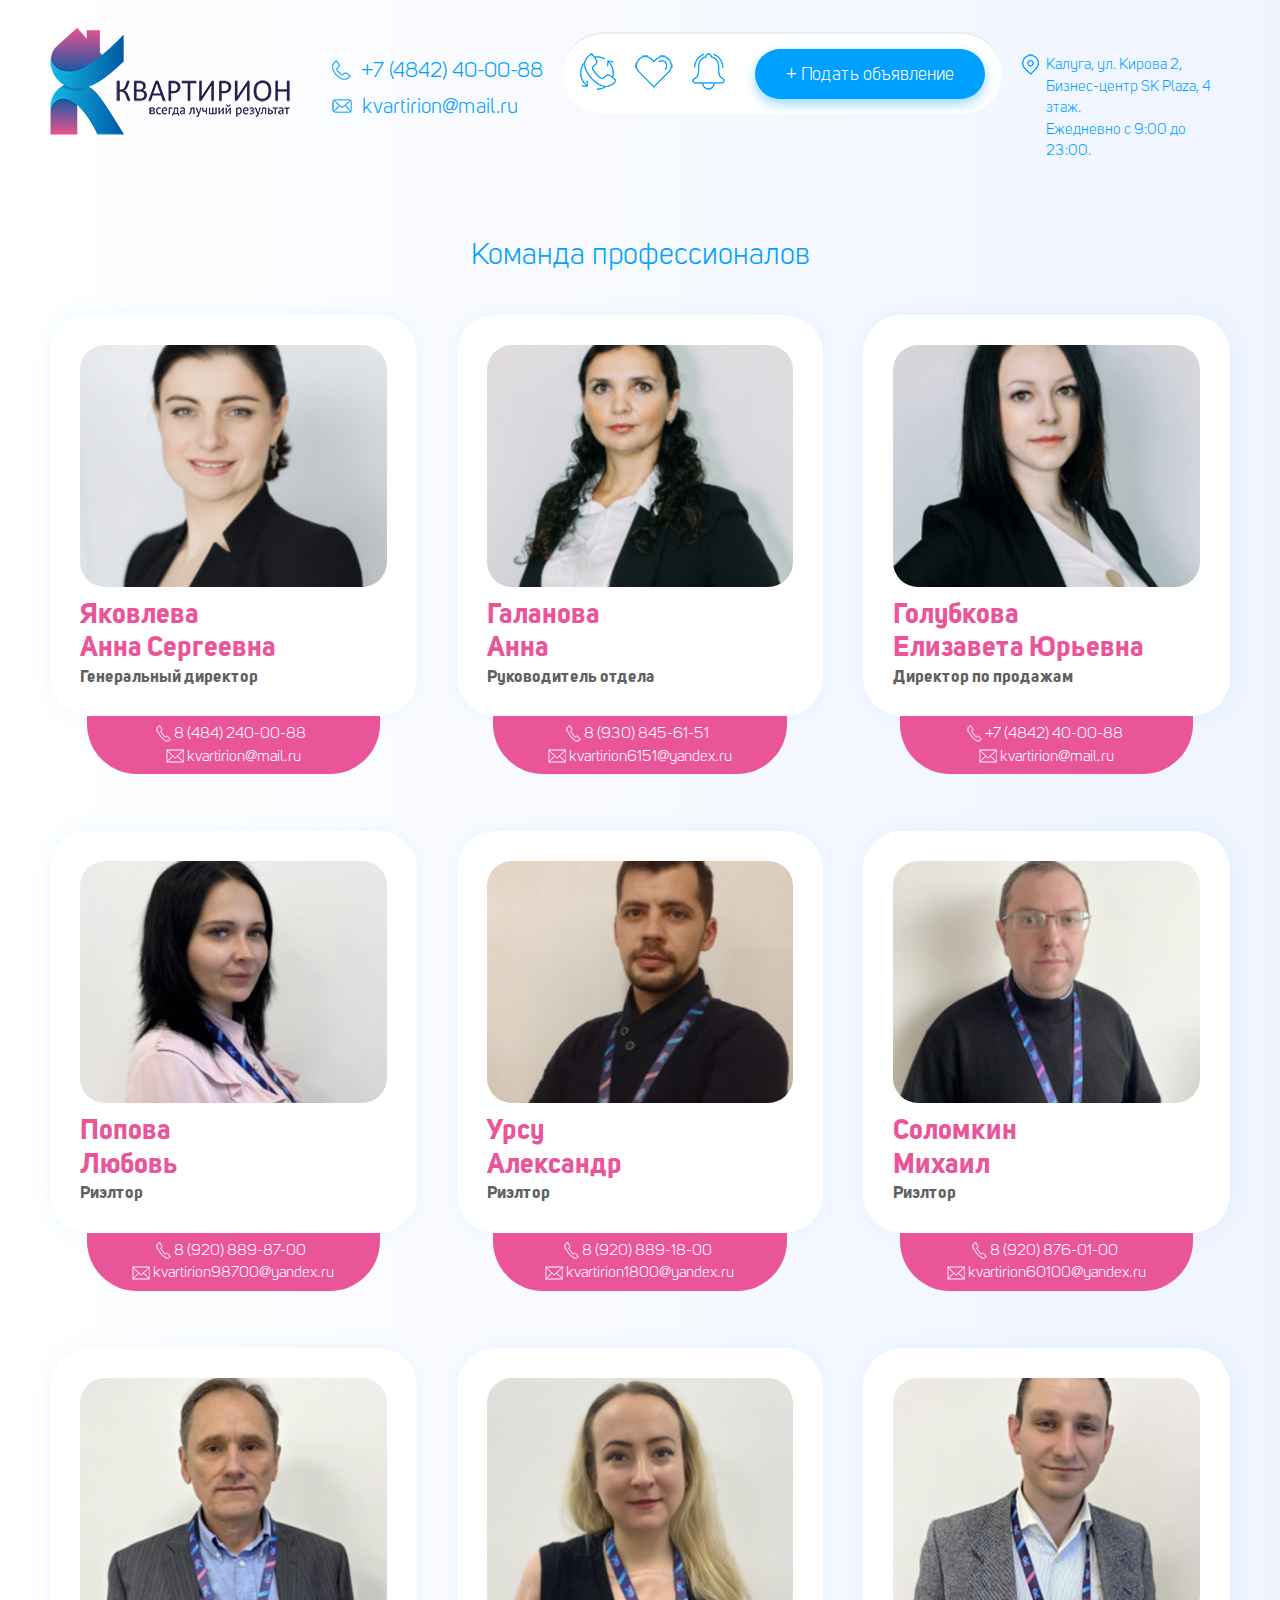
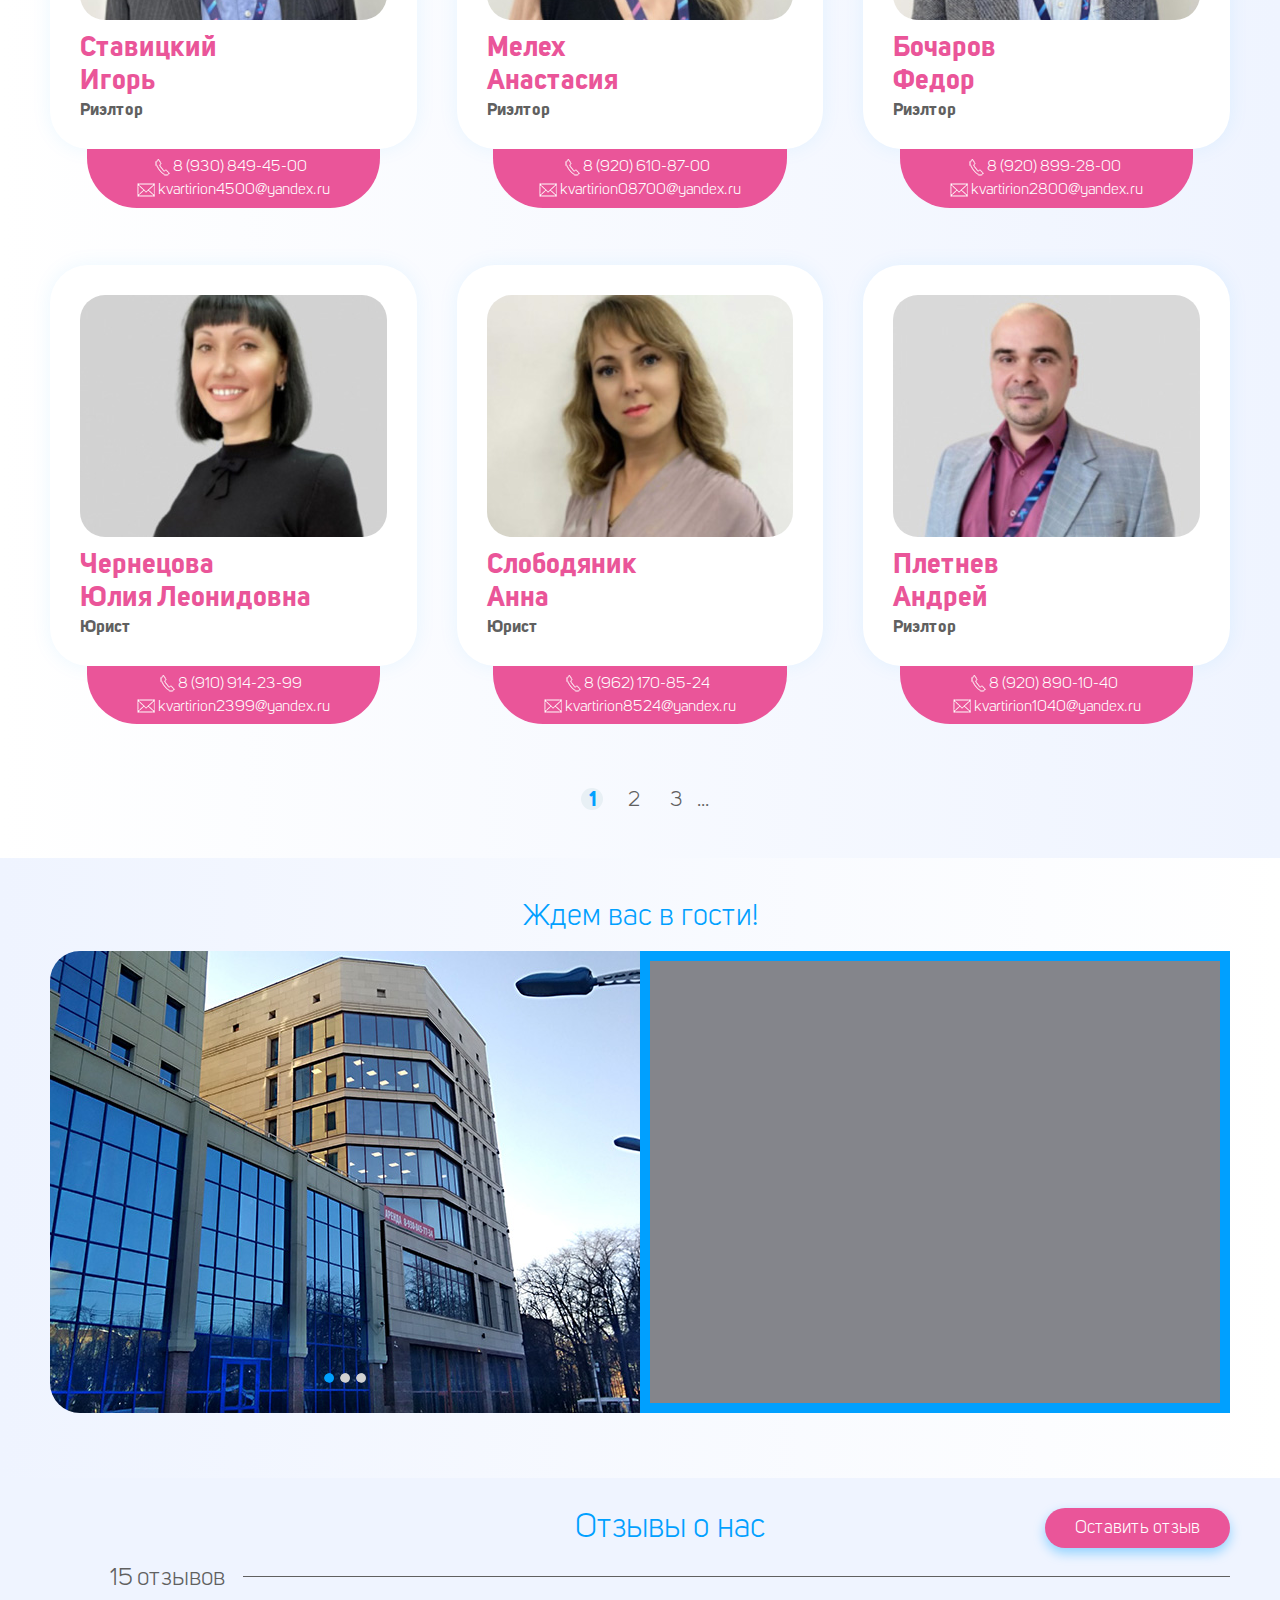
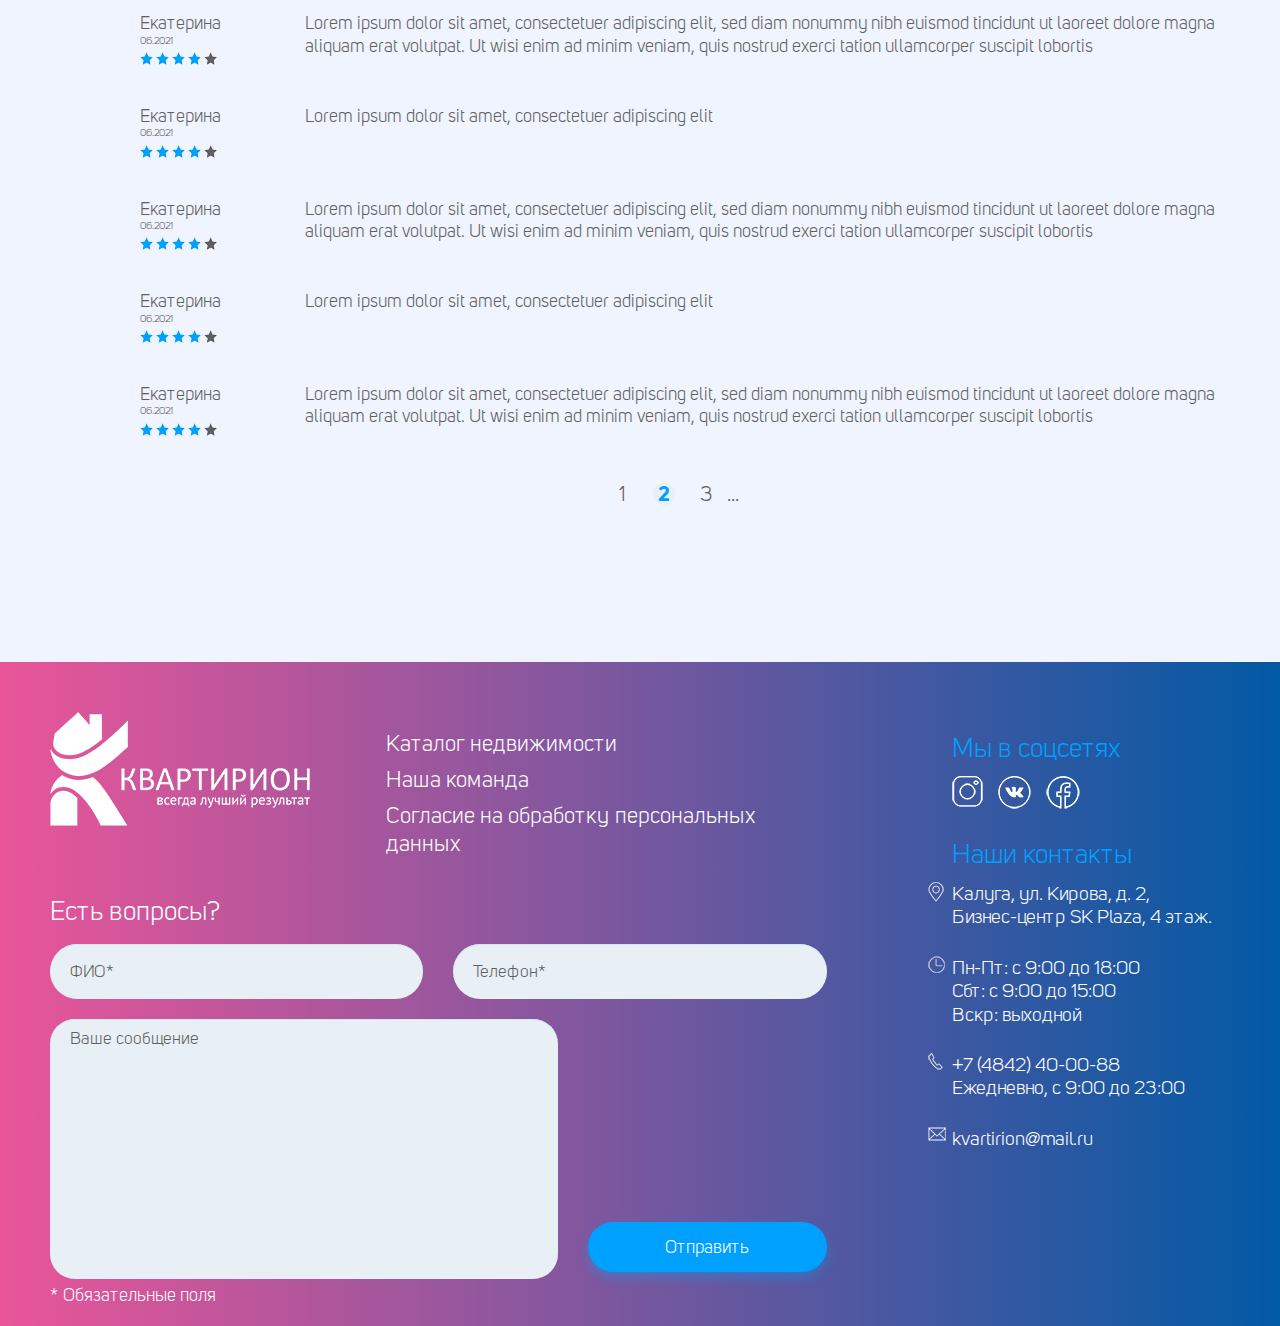
<file: team.html>
<!DOCTYPE html>
<html class="is-page-default" lang="ru">
	<head>
		<meta charset="utf-8">
		<meta name="viewport" content="width=device-width,initial-scale=1,minimum-scale=1,user-scalable=no">
		<meta name="apple-mobile-web-app-capable" content="no">
		<meta name="apple-mobile-web-app-status-bar-style" content="black-translucent">
		<meta name="apple-mobile-web-app-title" content="Site title">
		<meta name="format-detection" content="telephone=no">
		<meta http-equiv="X-UA-Compatible" content="IE=Edge">
		<link rel="apple-touch-icon" sizes="57x57" href="images/favicon/apple-icon-57x57.png">
		<link rel="apple-touch-icon" sizes="60x60" href="images/favicon/apple-icon-60x60.png">
		<link rel="apple-touch-icon" sizes="72x72" href="images/favicon/apple-icon-72x72.png">
		<link rel="apple-touch-icon" sizes="76x76" href="images/favicon/apple-icon-76x76.png">
		<link rel="apple-touch-icon" sizes="114x114" href="images/favicon/apple-icon-114x114.png">
		<link rel="apple-touch-icon" sizes="120x120" href="images/favicon/apple-icon-120x120.png">
		<link rel="apple-touch-icon" sizes="144x144" href="images/favicon/apple-icon-144x144.png">
		<link rel="apple-touch-icon" sizes="152x152" href="images/favicon/apple-icon-152x152.png">
		<link rel="apple-touch-icon" sizes="180x180" href="images/favicon/apple-icon-180x180.png">
		<link rel="icon" type="image/png" sizes="192x192" href="images/favicon/android-icon-192x192.png">
		<link rel="icon" type="image/png" sizes="32x32" href="images/favicon/favicon-32x32.png">
		<link rel="icon" type="image/png" sizes="96x96" href="images/favicon/favicon-96x96.png">
		<link rel="icon" type="image/png" sizes="16x16" href="images/favicon/favicon-16x16.png">
		<link rel="manifest" href="images/favicon/manifest.json">
		<meta name="msapplication-TileImage" content="images/favicon/ms-icon-144x144.png">
		<title>Наша команда - Квартирион</title>
		<link rel="stylesheet" href="css/app.min.css">
	</head>
	<body>
		<div class="app">
			<!-- Header :: Start-->
			<header class="header">
				<div class="container">
					<div class="header__logo">
						<a href="#">
							<img class="pixelated" src="images/logo.png" alt="" srcset="images/logo@2x.png 2x">
						</a>
					</div>
					<div class="header__contacts is-lg-visible">
						<div class="contact-item">
							<a class="contact-item__link" href="tel:+74842400088"><span class="contact-item__icon"><span class="icon-tel_blue"></span></span><span>+7 (4842) 40-00-88</span></a>
						</div>
						<div class="contact-item">
							<a class="contact-item__link" href="mailto:kvartirion@mail.ru"><span class="contact-item__icon"><span class="icon-mail_blue"></span></span><span>kvartirion@mail.ru</span></a>
						</div>
					</div>
					<div class="header__bar is-lg-visible">
						<ul class="header__bar-btns">
							<li>
								<a class="btn" href="#popup-callback" data-fancybox><span class="icon-callback_blue"></span></a>
							</li>
							<li>
								<a class="btn" href="#popup-favorites" data-fancybox><span class="icon-heart_blue"></span></a>
							</li>
							<li>
								<a class="btn" href="#popup-notifications" data-fancybox><span class="icon-alarm_blue"></span></a>
							</li>
						</ul>
						<a class="btn btn-default" href="#popup-public" data-fancybox>+ Подать объявление</a>
					</div>
					<div class="header__adress is-lg-visible"><span class="icon-location_blue header__adress-icon"></span><span>Калуга, ул. Кирова 2,<br>Бизнес-центр SK Plaza, 4 этаж.<br>Ежедневно с 9:00 до 23:00.</span></div>
					<a class="btn btn-mob-menu js-mob-menu-open is-lg-hidden"><span> </span></a>
				</div>
				<div class="mobile-menu is-lg-hidden">
					<div class="header__bar">
						<ul class="header__bar-btns">
							<li>
								<a class="btn" href="#popup-callback" data-fancybox><span class="icon-callback_blue"></span></a>
							</li>
							<li>
								<a class="btn" href="#popup-favorites" data-fancybox><span class="icon-heart_blue"></span></a>
							</li>
							<li>
								<a class="btn" href="#popup-notifications" data-fancybox><span class="icon-alarm_blue"></span></a>
							</li>
						</ul>
						<a class="btn btn-default" href="#popup-public" data-fancybox>+ Подать объявление</a>
					</div>
					<div class="header__contacts">
						<div class="contact-item">
							<a class="contact-item__link" href="tel:+74842400088"><span class="contact-item__icon"><span class="icon-tel_blue"></span></span><span>+7 (4842) 40-00-88</span></a>
						</div>
						<div class="contact-item">
							<a class="contact-item__link" href="mailto:kvartirion@mail.ru"><span class="contact-item__icon"><span class="icon-mail_blue"></span></span><span>kvartirion@mail.ru</span></a>
						</div>
					</div>
					<div class="header__adress"><span class="icon-location_blue header__adress-icon"></span><span>Калуга, ул. Кирова 2,<br>Бизнес-центр SK Plaza, 4 этаж.<br>Ежедневно с 9:00 до 23:00.</span></div>
					<ul class="footer__links">
						<li>
							<a href="#">Каталог недвижимости</a>
						</li>
						<li>
							<a href="#">Наша команда</a>
						</li>
						<li>
							<a href="#popup-policy" data-fancybox>Согласие на обработку персональных данных</a>
						</li>
					</ul>
					<div class="mobile-menu__close">
						<a class="btn btn-menu-close"><span></span></a>
					</div>
				</div>
			</header>
			<!-- Header :: End-->
			<!-- Main :: Start-->
			<main class="main">
				<div class="container section-team">
					<div class="heading-base heading-base--medium text-center">Команда профессионалов</div>
					<div class="row team">
						<div class="col col-12 col-md-6 col-lg-4">
							<div class="team__item">
								<div class="team__item-main">
									<div class="team__item-photo">
										<img src="images/team_1.jpg" srcset="images/team_1@2x.jpg 2x" alt="">
									</div>
									<div class="team__item-name">Яковлева<br>Анна Сергеевна</div>
									<div class="team__item-post">Генеральный директор</div>
								</div>
								<div class="team__item-details">
									<div class="card-informers__item"><span class="icon-tel_white card-informers__item-icon"></span>
										<a href="tel:84842400088">8 (484) 240-00-88</a>
									</div>
									<div class="card-informers__item"><span class="icon-mail_white card-informers__item-icon"></span>
										<a href="mailto:kvartirion@mail.ru">kvartirion@mail.ru</a>
									</div>
								</div>
							</div>
						</div>
						<div class="col col-12 col-md-6 col-lg-4">
							<div class="team__item">
								<div class="team__item-main">
									<div class="team__item-photo">
										<img src="images/team_2.jpg" srcset="images/team_2@2x.jpg 2x" alt="">
									</div>
									<div class="team__item-name">Галанова<br>Анна</div>
									<div class="team__item-post">Руководитель отдела</div>
								</div>
								<div class="team__item-details">
									<div class="card-informers__item"><span class="icon-tel_white card-informers__item-icon"></span>
										<a href="tel:89308456151">8 (930) 845-61-51</a>
									</div>
									<div class="card-informers__item"><span class="icon-mail_white card-informers__item-icon"></span>
										<a href="mailto:kvartirion6151@yandex.ru">kvartirion6151@yandex.ru</a>
									</div>
								</div>
							</div>
						</div>
						<div class="col col-12 col-md-6 col-lg-4">
							<div class="team__item">
								<div class="team__item-main">
									<div class="team__item-photo">
										<img src="images/team_3.jpg" srcset="images/team_3@2x.jpg 2x" alt="">
									</div>
									<div class="team__item-name">Голубкова<br>Елизавета Юрьевна</div>
									<div class="team__item-post">Директор по продажам</div>
								</div>
								<div class="team__item-details">
									<div class="card-informers__item"><span class="icon-tel_white card-informers__item-icon"></span>
										<a href="tel:+74842400088">+7 (4842) 40-00-88</a>
									</div>
									<div class="card-informers__item"><span class="icon-mail_white card-informers__item-icon"></span>
										<a href="mailto:kvartirion@mail.ru">kvartirion@mail.ru</a>
									</div>
								</div>
							</div>
						</div>
						<div class="col col-12 col-md-6 col-lg-4">
							<div class="team__item">
								<div class="team__item-main">
									<div class="team__item-photo">
										<img src="images/team_4.jpg" srcset="images/team_4@2x.jpg 2x" alt="">
									</div>
									<div class="team__item-name">Попова <br>Любовь</div>
									<div class="team__item-post">Риэлтор</div>
								</div>
								<div class="team__item-details">
									<div class="card-informers__item"><span class="icon-tel_white card-informers__item-icon"></span>
										<a href="tel:89208898700">8 (920) 889-87-00</a>
									</div>
									<div class="card-informers__item"><span class="icon-mail_white card-informers__item-icon"></span>
										<a href="mailto:kvartirion98700@yandex.ru">kvartirion98700@yandex.ru</a>
									</div>
								</div>
							</div>
						</div>
						<div class="col col-12 col-md-6 col-lg-4">
							<div class="team__item">
								<div class="team__item-main">
									<div class="team__item-photo">
										<img src="images/team_5.jpg" srcset="images/team_5@2x.jpg 2x" alt="">
									</div>
									<div class="team__item-name">Урсу <br>Александр</div>
									<div class="team__item-post">Риэлтор</div>
								</div>
								<div class="team__item-details">
									<div class="card-informers__item"><span class="icon-tel_white card-informers__item-icon"></span>
										<a href="tel:89208891800">8 (920) 889-18-00</a>
									</div>
									<div class="card-informers__item"><span class="icon-mail_white card-informers__item-icon"></span>
										<a href="mailto:kvartirion1800@yandex.ru">kvartirion1800@yandex.ru</a>
									</div>
								</div>
							</div>
						</div>
						<div class="col col-12 col-md-6 col-lg-4">
							<div class="team__item">
								<div class="team__item-main">
									<div class="team__item-photo">
										<img src="images/team_6.jpg" srcset="images/team_6@2x.jpg 2x" alt="">
									</div>
									<div class="team__item-name">Соломкин<br>Михаил</div>
									<div class="team__item-post">Риэлтор</div>
								</div>
								<div class="team__item-details">
									<div class="card-informers__item"><span class="icon-tel_white card-informers__item-icon"></span>
										<a href="tel:89208760100">8 (920) 876-01-00</a>
									</div>
									<div class="card-informers__item"><span class="icon-mail_white card-informers__item-icon"></span>
										<a href="mailto:kvartirion60100@yandex.ru">kvartirion60100@yandex.ru</a>
									</div>
								</div>
							</div>
						</div>
						<div class="col col-12 col-md-6 col-lg-4">
							<div class="team__item">
								<div class="team__item-main">
									<div class="team__item-photo">
										<img src="images/team_7.jpg" srcset="images/team_7@2x.jpg 2x" alt="">
									</div>
									<div class="team__item-name">Ставицкий<br>Игорь</div>
									<div class="team__item-post">Риэлтор</div>
								</div>
								<div class="team__item-details">
									<div class="card-informers__item"><span class="icon-tel_white card-informers__item-icon"></span>
										<a href="tel:89308494500">8 (930) 849-45-00</a>
									</div>
									<div class="card-informers__item"><span class="icon-mail_white card-informers__item-icon"></span>
										<a href="mailto:kvartirion4500@yandex.ru">kvartirion4500@yandex.ru</a>
									</div>
								</div>
							</div>
						</div>
						<div class="col col-12 col-md-6 col-lg-4">
							<div class="team__item">
								<div class="team__item-main">
									<div class="team__item-photo">
										<img src="images/team_8.jpg" srcset="images/team_8@2x.jpg 2x" alt="">
									</div>
									<div class="team__item-name">Мелех<br>Анастасия</div>
									<div class="team__item-post">Риэлтор</div>
								</div>
								<div class="team__item-details">
									<div class="card-informers__item"><span class="icon-tel_white card-informers__item-icon"></span>
										<a href="tel:89206108700">8 (920) 610-87-00</a>
									</div>
									<div class="card-informers__item"><span class="icon-mail_white card-informers__item-icon"></span>
										<a href="mailto:kvartirion08700@yandex.ru">kvartirion08700@yandex.ru</a>
									</div>
								</div>
							</div>
						</div>
						<div class="col col-12 col-md-6 col-lg-4">
							<div class="team__item">
								<div class="team__item-main">
									<div class="team__item-photo">
										<img src="images/team_9.jpg" srcset="images/team_9@2x.jpg 2x" alt="">
									</div>
									<div class="team__item-name">Бочаров<br>Федор</div>
									<div class="team__item-post">Риэлтор</div>
								</div>
								<div class="team__item-details">
									<div class="card-informers__item"><span class="icon-tel_white card-informers__item-icon"></span>
										<a href="tel:89208992800">8 (920) 899-28-00</a>
									</div>
									<div class="card-informers__item"><span class="icon-mail_white card-informers__item-icon"></span>
										<a href="mailto:kvartirion2800@yandex.ru">kvartirion2800@yandex.ru</a>
									</div>
								</div>
							</div>
						</div>
						<div class="col col-12 col-md-6 col-lg-4">
							<div class="team__item">
								<div class="team__item-main">
									<div class="team__item-photo">
										<img src="images/team_10.jpg" srcset="images/team_10@2x.jpg 2x" alt="">
									</div>
									<div class="team__item-name">Чернецова<br>Юлия Леонидовна</div>
									<div class="team__item-post">Юрист</div>
								</div>
								<div class="team__item-details">
									<div class="card-informers__item"><span class="icon-tel_white card-informers__item-icon"></span>
										<a href="tel:89109142399">8 (910) 914-23-99</a>
									</div>
									<div class="card-informers__item"><span class="icon-mail_white card-informers__item-icon"></span>
										<a href="mailto:kvartirion2399@yandex.ru">kvartirion2399@yandex.ru</a>
									</div>
								</div>
							</div>
						</div>
						<div class="col col-12 col-md-6 col-lg-4">
							<div class="team__item">
								<div class="team__item-main">
									<div class="team__item-photo">
										<img src="images/team_11.jpg" srcset="images/team_11@2x.jpg 2x" alt="">
									</div>
									<div class="team__item-name">Слободяник<br>Анна</div>
									<div class="team__item-post">Юрист</div>
								</div>
								<div class="team__item-details">
									<div class="card-informers__item"><span class="icon-tel_white card-informers__item-icon"></span>
										<a href="tel:89621708524">8 (962) 170-85-24</a>
									</div>
									<div class="card-informers__item"><span class="icon-mail_white card-informers__item-icon"></span>
										<a href="mailto:kvartirion8524@yandex.ru">kvartirion8524@yandex.ru</a>
									</div>
								</div>
							</div>
						</div>
						<div class="col col-12 col-md-6 col-lg-4">
							<div class="team__item">
								<div class="team__item-main">
									<div class="team__item-photo">
										<img src="images/team_12.jpg" srcset="images/team_12@2x.jpg 2x" alt="">
									</div>
									<div class="team__item-name">Плетнев<br>Андрей</div>
									<div class="team__item-post">Риэлтор</div>
								</div>
								<div class="team__item-details">
									<div class="card-informers__item"><span class="icon-tel_white card-informers__item-icon"></span>
										<a href="tel:89208901040">8 (920) 890-10-40</a>
									</div>
									<div class="card-informers__item"><span class="icon-mail_white card-informers__item-icon"></span>
										<a href="mailto:kvartirion1040@yandex.ru">kvartirion1040@yandex.ru</a>
									</div>
								</div>
							</div>
						</div>
					</div>
					<div class="pagination">
						<a class="current" href="#">1</a>
						<a href="#">2</a>
						<a href="#">3</a><span>...</span>
					</div>
				</div>
				<div class="location">
					<div class="container">
						<div class="heading-base heading-base--medium text-center">Ждем вас в гости!</div>
						<div class="row">
							<div class="col col-md-6">
								<div class="location__gallery">
									<div>
										<img src="images/office.jpg" alt="">
									</div>
									<div>
										<img src="images/office.jpg" alt="">
									</div>
									<div>
										<img src="images/office.jpg" alt="">
									</div>
								</div>
							</div>
							<div class="col col-md-6">
								<div class="location__map"></div>
							</div>
						</div>
					</div>
				</div>
				<div class="testimonials">
					<div class="container">
						<div class="row testimonials__top">
							<div class="col-md-6 offset-md-3">
								<div class="heading-base heading-base--medium text-center">Отзывы о нас</div>
							</div>
							<div class="col-md-3 text-right-md">
								<a class="btn btn-pink" href="#modal-add-testimonial" data-fancybox>Оставить отзыв</a>
							</div>
						</div>
						<div class="section-title">15 отзывов </div>
						<div>
							<div class="testimonials__item">
								<div class="testimonials__item-info">
									<div class="testimonials__item-name">Екатерина</div>
									<div class="testimonials__item-date">06.2021</div>
									<div>
										<div class="icon-star_blue"></div>
										<div class="icon-star_blue"></div>
										<div class="icon-star_blue"></div>
										<div class="icon-star_blue"></div>
										<div class="icon-star_gray"></div>
									</div>
								</div>
								<div class="testimonials__item-text">
									<p>Lorem ipsum dolor sit amet, consectetuer adipiscing elit, sed diam nonummy nibh euismod tincidunt ut laoreet dolore magna aliquam erat volutpat. Ut wisi enim ad minim veniam, quis nostrud exerci tation ullamcorper suscipit lobortis </p>
								</div>
							</div>
							<div class="testimonials__item">
								<div class="testimonials__item-info">
									<div class="testimonials__item-name">Екатерина</div>
									<div class="testimonials__item-date">06.2021</div>
									<div>
										<div class="icon-star_blue"></div>
										<div class="icon-star_blue"></div>
										<div class="icon-star_blue"></div>
										<div class="icon-star_blue"></div>
										<div class="icon-star_gray"></div>
									</div>
								</div>
								<div class="testimonials__item-text">
									<p>Lorem ipsum dolor sit amet, consectetuer adipiscing elit</p>
								</div>
							</div>
							<div class="testimonials__item">
								<div class="testimonials__item-info">
									<div class="testimonials__item-name">Екатерина</div>
									<div class="testimonials__item-date">06.2021</div>
									<div>
										<div class="icon-star_blue"></div>
										<div class="icon-star_blue"></div>
										<div class="icon-star_blue"></div>
										<div class="icon-star_blue"></div>
										<div class="icon-star_gray"></div>
									</div>
								</div>
								<div class="testimonials__item-text">
									<p>Lorem ipsum dolor sit amet, consectetuer adipiscing elit, sed diam nonummy nibh euismod tincidunt ut laoreet dolore magna aliquam erat volutpat. Ut wisi enim ad minim veniam, quis nostrud exerci tation ullamcorper suscipit lobortis </p>
								</div>
							</div>
							<div class="testimonials__item">
								<div class="testimonials__item-info">
									<div class="testimonials__item-name">Екатерина</div>
									<div class="testimonials__item-date">06.2021</div>
									<div>
										<div class="icon-star_blue"></div>
										<div class="icon-star_blue"></div>
										<div class="icon-star_blue"></div>
										<div class="icon-star_blue"></div>
										<div class="icon-star_gray"></div>
									</div>
								</div>
								<div class="testimonials__item-text">
									<p>Lorem ipsum dolor sit amet, consectetuer adipiscing elit</p>
								</div>
							</div>
							<div class="testimonials__item">
								<div class="testimonials__item-info">
									<div class="testimonials__item-name">Екатерина</div>
									<div class="testimonials__item-date">06.2021</div>
									<div>
										<div class="icon-star_blue"></div>
										<div class="icon-star_blue"></div>
										<div class="icon-star_blue"></div>
										<div class="icon-star_blue"></div>
										<div class="icon-star_gray"></div>
									</div>
								</div>
								<div class="testimonials__item-text">
									<p>Lorem ipsum dolor sit amet, consectetuer adipiscing elit, sed diam nonummy nibh euismod tincidunt ut laoreet dolore magna aliquam erat volutpat. Ut wisi enim ad minim veniam, quis nostrud exerci tation ullamcorper suscipit lobortis </p>
								</div>
							</div>
						</div>
						<div class="pagination">
							<a href="#">1</a>
							<a class="current" href="#">2</a>
							<a href="#">3</a><span>...</span>
						</div>
					</div>
				</div>
			</main>
			<!-- Main :: End-->
			<!-- Footer :: Start-->
			<footer class="footer">
				<div class="container">
					<div class="row">
						<div class="col col-12 col-md-8">
							<div class="row">
								<div class="col-md-5">
									<img src="images/logo_white.png" alt="" srcset="images/logo_white@2x.png 2x">
								</div>
								<div class="col-md-7">
									<ul class="footer__links">
										<li>
											<a href="catalog.html">Каталог недвижимости</a>
										</li>
										<li>
											<a href="team.html">Наша команда</a>
										</li>
										<li>
											<a href="#popup-policy" data-fancybox>Согласие на обработку персональных данных</a>
										</li>
									</ul>
								</div>
							</div>
							<div class="footer__form">
								<div class="form-title">Есть вопросы?</div>
								<form class="row">
									<div class="col-md-6">
										<input class="ui-input" type="text" placeholder="ФИО*">
									</div>
									<div class="col-md-6">
										<input class="ui-input" type="tel" placeholder="Телефон*">
									</div>
									<div class="col-md-8">
										<textarea class="ui-textarea" placeholder="Ваше сообщение"></textarea>
									</div>
									<div class="col-md-4 footer__form-btn">
										<input class="btn btn-default btn--fullwidth" type="submit" value="Отправить">
									</div>
								</form>
								<div class="form-warning">* Обязательные поля</div>
							</div>
						</div>
						<div class="col col-12 col-md-4 footer__info">
							<div class="footer__title">Мы в соцсетях</div>
							<ul class="footer__socials">
								<li>
									<a class="btn btn-social" href="#" target="_blank"><span class="icon-instagram_white"></span></a>
								</li>
								<li>
									<a class="btn btn-social" href="#" target="_blank"><span class="icon-vk_white"></span></a>
								</li>
								<li>
									<a class="btn btn-social" href="#" target="_blank"><span class="icon-facebook_white"></span></a>
								</li>
							</ul>
							<div class="footer__title">Наши контакты</div>
							<ul class="footer__contacts">
								<li><span class="icon-location_white footer__contacts-icon"></span><span>
										 Калуга, ул. Кирова, д. 2, <br>Бизнес-центр SK Plaza, 4 этаж.</span></li>
								<li><span class="icon-clock_white footer__contacts-icon"></span><span>
										 Пн-Пт: с 9:00 до 18:00<br>Сбт: с 9:00 до 15:00 <br>Вскр: выходной</span></li>
								<li><span class="icon-tel_white footer__contacts-icon"></span><span>
										<a href="tel:+74842400088">+7 (4842) 40-00-88</a><br>Ежедневно, с 9:00 до 23:00</span></li>
								<li><span class="icon-mail_white footer__contacts-icon"></span><span>
										<a href="mailto:kvartirion@mail.ru">kvartirion@mail.ru </a></span></li>
							</ul>
						</div>
					</div>
				</div>
			</footer>
			<!-- Footer :: End-->
			<!-- Popups :: Start-->
			<div class="fancybox-is-hidden popup-advt" id="popup-advt">
				<div>
					<div class="heading-base heading-base--medium heading-base--mod-margin">Объявление	</div>
					<div class="catalog__item">
						<div class="catalog__item-gallery is-lg-visible">
							<div>
								<div class="catalog__item-gallery-items">
									<div>
										<img src="images/room.jpg" alt="">
									</div>
									<div>
										<img src="images/room.jpg" alt="">
									</div>
									<div>
										<img src="images/room.jpg" alt="">
									</div>
								</div>
								<div class="catalog__item-buttons">
									<a class="btn btn-card btn-card--large" href="#"><span class="icon-heart_white"></span></a>
									<a class="btn btn-card btn-card--large" href="#"><span class="icon-alarm_white"></span></a>
								</div>
								<div class="catalog__item-btn-request">
									<a class="btn btn-default btn-default--medium" href="#">Подать заявку на ипотеку</a>
								</div>
							</div>
						</div>
						<div class="catalog__item-section">
							<div class="catalog__item-main">
								<div class="catalog__item-main-section">
									<div class="catalog__item-info-section">
										<div class="catalog__item-title">Уютная однушка<br>в центре</div>
										<div class="catalog__item-adress">Калуга, ул. Спартака, д. 15</div>
										<div class="card-informers">
											<div class="card-informers__item"><span class="icon-stages_gray card-informers__item-icon"></span><span>Этаж 
													<strong>15/17</strong></span></div>
											<div class="card-informers__item"><span class="icon-bed_gray card-informers__item-icon"></span><span>
													<strong>3</strong> комнаты</span></div>
											<div class="card-informers__item"><span class="icon-house_gray card-informers__item-icon"></span><span>
													<strong>86</strong>м²</span></div>
										</div>
									</div>
									<div class="catalog__item-prices">
										<div class="price price--size-large"><span class="price__main">23 000 000 </span><span class="price__currency">₽</span></div>
										<div class="price price--size-large"><span class="price__main">50 000 </span><span class="price__currency">₽</span><span class="price__footage">м²</span></div>
										<div class="catalog__item-gallery is-lg-hidden">
											<div>
												<div class="catalog__item-gallery-items">
													<div>
														<img src="images/room.jpg" alt="">
													</div>
													<div>
														<img src="images/room.jpg" alt="">
													</div>
													<div>
														<img src="images/room.jpg" alt="">
													</div>
												</div>
												<div class="catalog__item-buttons">
													<a class="btn btn-card btn-card--large" href="#"><span class="icon-heart_white"></span></a>
													<a class="btn btn-card btn-card--large" href="#"><span class="icon-alarm_white"></span></a>
												</div>
											</div>
										</div>
									</div>
								</div>
								<div class="catalog__item-agent">
									<div class="catalog__item-agent-photo">
										<img src="images/team-gallery_1.jpg" alt="">
									</div>
									<div class="catalog__item-agent-main">
										<div>ваш агент</div>
										<div class="catalog__item-agent-name">
											<strong>Анна Яковлева</strong>
										</div>
										<div class="contact-item contact-item--size-mini">
											<a class="contact-item__link" href="tel:+74842400088"><span class="contact-item__icon"><span class="icon-tel_blue"></span></span><span>+7 (4842) 40-00-88</span></a>
										</div>
										<div class="contact-item contact-item--size-mini">
											<a class="contact-item__link" href="mailto:kvartirion@mail.ru"><span class="contact-item__icon"><span class="icon-mail_blue"></span></span><span>kvartirion@mail.ru</span></a>
										</div>
										<div class="catalog__item-agent-btn">
											<a class="btn btn-default btn-default--medium" href="#popup-callback_2" data-fancybox>Связаться с агентом</a>
										</div>
									</div>
								</div>
							</div>
							<div class="catalog__item-bottom">
								<div class="catalog__item-desc">
									<p>Продается 3-комнатная квартира в районе площади Победы, ул. Максима Горького, дом 8. <br>Площадь 60/45/6 кв.м. <br>Комнаты смежно-изолированные, санузел раздельный. <br>Отопление центральное, горячая вода-колонка. <br>Рядом детские сады, школы, детский дом творчества "Юность", аптеки, банки, скверы, <br>кафе, магазины, университет, остановки общественного транспорта. №33839<br><span class="text-hidden">Lorem ipsum dolor sit amet consectetur</span></p>
									<p class="text-hidden">Lorem ipsum dolor sit amet consectetur adipisicing elit.</p>
								</div>
								<div class="expand-text">
									<a class="btn"> <span class="icon-expand-down_large_blue"></span></a>
								</div>
								<div class="catalog__item-date">12 часов назад</div>
							</div>
						</div>
					</div>
				</div>
				<div class="row popup-advt__about">
					<div class="col-12 col-md-4 col-xl-3">
						<div class="popup-advt__about-map">map</div>
					</div>
					<div class="col-12 col-md-8 col-xl-9">
						<div class="popup-advt__about-info">
							<div class="popup-advt__about-inner styled-scrollbar">
								<div class="heading-base heading-base--medium">Сведения о недвижимости</div>
								<div class="popup-advt__about-row">
									<div class="popup-advt__about-col">
										<div>
											<label class="ui-label">ID</label>
											<input class="ui-input" type="text">
										</div>
										<div>
											<label class="ui-label">Доля в квартире</label>
											<input class="ui-input" type="text">
										</div>
										<div>
											<label class="ui-label">Комнат в квартире</label>
											<input class="ui-input" type="text">
										</div>
										<div>
											<label class="ui-label">Площадь, кв.м.</label>
											<input class="ui-input" type="text">
										</div>
										<div>
											<label class="ui-label">Площадь, кв.м.</label>
											<input class="ui-input" type="text">
										</div>
										<div>
											<label class="ui-label">Площадь, кв.м.</label>
											<input class="ui-input" type="text">
										</div>
									</div>
									<div class="popup-advt__about-col">
										<div>
											<label class="ui-label">Этаж</label>
											<input class="ui-input" type="text">
										</div>
										<div>
											<label class="ui-label">Этажность</label>
											<input class="ui-input" type="text">
										</div>
										<div>
											<label class="ui-label">Материал стен</label>
											<input class="ui-input" type="text">
										</div>
										<div>
											<label class="ui-label">Стоимость в валюте</label>
											<input class="ui-input" type="text">
										</div>
									</div>
								</div>
							</div>
						</div>
					</div>
				</div>
				<div>
					<div class="heading-base heading-base--medium heading-base--mod-margin">Похожие предложения</div>
					<div class="row cards-carousel">
						<div class="col-md-4">
							<div class="cards__item">
								<div class="cards__item-section">
									<div class="cards__item-top">
										<a class="btn btn-card" href="#"><span class="icon-heart_white"></span></a>
										<a class="btn btn-card" href="#"><span class="icon-alarm_white"></span></a>
									</div>
									<div class="cards__item-gallery">
										<div>
											<img src="images/room.jpg" alt="">
										</div>
										<div>
											<img src="images/room.jpg" alt="">
										</div>
										<div>
											<img src="images/room.jpg" alt="">
										</div>
									</div>
									<div class="cards__item-desc">
										<div class="row">
											<div class="col col-12 col-md-6">
												<div class="cards__item-info">
													<strong>Уютная однушка в центре</strong>
												</div>
											</div>
											<div class="col col-12 col-md-6">
												<div class="price"><span class="price__main">23 000 000 </span><span class="price__currency">₽</span></div>
											</div>
										</div>
										<div class="cards__item-info row">
											<div class="col col-12 col-md-6">Калуга, <br>ул. Спартака, д. 15</div>
											<div class="col col-12 col-md-6 price"><span class="price__main">50 000 </span><span class="price__currency">₽</span><span class="price__footage"> м²</span></div>
										</div>
									</div>
								</div>
								<div class="cards__item-details card-informers">
									<div class="card-informers__item"><span class="icon-stages_white card-informers__item-icon"></span><span>Этаж 
											<strong>15/17</strong></span></div>
									<div class="card-informers__item"><span class="icon-bed_white card-informers__item-icon"></span><span>
											<strong>3</strong> комнаты</span></div>
									<div class="card-informers__item"><span class="icon-house_white card-informers__item-icon"></span><span>
											<strong>86</strong>м²</span></div>
								</div>
							</div>
						</div>
						<div class="col-md-4">
							<div class="cards__item">
								<div class="cards__item-section">
									<div class="cards__item-top">
										<a class="btn btn-card" href="#"><span class="icon-heart_white"></span></a>
										<a class="btn btn-card" href="#"><span class="icon-alarm_white"></span></a>
									</div>
									<div class="cards__item-gallery">
										<div>
											<img src="images/room.jpg" alt="">
										</div>
										<div>
											<img src="images/room.jpg" alt="">
										</div>
										<div>
											<img src="images/room.jpg" alt="">
										</div>
									</div>
									<div class="cards__item-desc">
										<div class="row">
											<div class="col col-12 col-md-6">
												<div class="cards__item-info">
													<strong>Уютная однушка в центре</strong>
												</div>
											</div>
											<div class="col col-12 col-md-6">
												<div class="price"><span class="price__main">23 000 000 </span><span class="price__currency">₽</span></div>
											</div>
										</div>
										<div class="cards__item-info row">
											<div class="col col-12 col-md-6">Калуга, <br>ул. Спартака, д. 15</div>
											<div class="col col-12 col-md-6 price"><span class="price__main">50 000 </span><span class="price__currency">₽</span><span class="price__footage"> м²</span></div>
										</div>
									</div>
								</div>
								<div class="cards__item-details card-informers">
									<div class="card-informers__item"><span class="icon-stages_white card-informers__item-icon"></span><span>Этаж 
											<strong>15/17</strong></span></div>
									<div class="card-informers__item"><span class="icon-bed_white card-informers__item-icon"></span><span>
											<strong>3</strong> комнаты</span></div>
									<div class="card-informers__item"><span class="icon-house_white card-informers__item-icon"></span><span>
											<strong>86</strong>м²</span></div>
								</div>
							</div>
						</div>
						<div class="col-md-4">
							<div class="cards__item">
								<div class="cards__item-section">
									<div class="cards__item-top">
										<a class="btn btn-card" href="#"><span class="icon-heart_white"></span></a>
										<a class="btn btn-card" href="#"><span class="icon-alarm_white"></span></a>
									</div>
									<div class="cards__item-gallery">
										<div>
											<img src="images/room.jpg" alt="">
										</div>
										<div>
											<img src="images/room.jpg" alt="">
										</div>
										<div>
											<img src="images/room.jpg" alt="">
										</div>
									</div>
									<div class="cards__item-desc">
										<div class="row">
											<div class="col col-12 col-md-6">
												<div class="cards__item-info">
													<strong>Уютная однушка в центре</strong>
												</div>
											</div>
											<div class="col col-12 col-md-6">
												<div class="price"><span class="price__main">23 000 000 </span><span class="price__currency">₽</span></div>
											</div>
										</div>
										<div class="cards__item-info row">
											<div class="col col-12 col-md-6">Калуга, <br>ул. Спартака, д. 15</div>
											<div class="col col-12 col-md-6 price"><span class="price__main">50 000 </span><span class="price__currency">₽</span><span class="price__footage"> м²</span></div>
										</div>
									</div>
								</div>
								<div class="cards__item-details card-informers">
									<div class="card-informers__item"><span class="icon-stages_white card-informers__item-icon"></span><span>Этаж 
											<strong>15/17</strong></span></div>
									<div class="card-informers__item"><span class="icon-bed_white card-informers__item-icon"></span><span>
											<strong>3</strong> комнаты</span></div>
									<div class="card-informers__item"><span class="icon-house_white card-informers__item-icon"></span><span>
											<strong>86</strong>м²</span></div>
								</div>
							</div>
						</div>
						<div class="col-md-4">
							<div class="cards__item">
								<div class="cards__item-section">
									<div class="cards__item-top">
										<a class="btn btn-card" href="#"><span class="icon-heart_white"></span></a>
										<a class="btn btn-card" href="#"><span class="icon-alarm_white"></span></a>
									</div>
									<div class="cards__item-gallery">
										<div>
											<img src="images/room.jpg" alt="">
										</div>
										<div>
											<img src="images/room.jpg" alt="">
										</div>
										<div>
											<img src="images/room.jpg" alt="">
										</div>
									</div>
									<div class="cards__item-desc">
										<div class="row">
											<div class="col col-12 col-md-6">
												<div class="cards__item-info">
													<strong>Уютная однушка в центре</strong>
												</div>
											</div>
											<div class="col col-12 col-md-6">
												<div class="price"><span class="price__main">23 000 000 </span><span class="price__currency">₽</span></div>
											</div>
										</div>
										<div class="cards__item-info row">
											<div class="col col-12 col-md-6">Калуга, <br>ул. Спартака, д. 15</div>
											<div class="col col-12 col-md-6 price"><span class="price__main">50 000 </span><span class="price__currency">₽</span><span class="price__footage"> м²</span></div>
										</div>
									</div>
								</div>
								<div class="cards__item-details card-informers">
									<div class="card-informers__item"><span class="icon-stages_white card-informers__item-icon"></span><span>Этаж 
											<strong>15/17</strong></span></div>
									<div class="card-informers__item"><span class="icon-bed_white card-informers__item-icon"></span><span>
											<strong>3</strong> комнаты</span></div>
									<div class="card-informers__item"><span class="icon-house_white card-informers__item-icon"></span><span>
											<strong>86</strong>м²</span></div>
								</div>
							</div>
						</div>
					</div>
				</div>
				<a class="btn btn-close" data-fancybox-close><span class="icon icon-close"> </span></a>
			</div>
			<div class="fancybox-is-hidden popup popup-callback popup-callback--mod-corners" id="modal-add-testimonial">
				<div class="heading-base heading-base--medium">Оставить отзыв</div>
				<p class="form-desc">Ваша честная оценка поможет <br>нам стать лучше!</p>
				<input class="ui-input" type="text" placeholder="Ваше имя">
				<input class="ui-input" type="text" placeholder="Ваша фамилия">
				<input class="ui-input" type="tel" placeholder="Телефон">
				<input class="ui-input" type="email" placeholder="E-mail">
				<textarea class="ui-textarea" placeholder="Ваш текст"></textarea>
				<div>
					<label class="ui-label ui-label--small">Ваша оценка</label>
					<div class="rateit" aria-valuenow="0" data-rateit-mode="font" data-rateit-resetable="false"></div>
				</div>
				<div class="popup-callback__bottom">
					<div class="row flex-md-row-reverse">
						<div class="col-md-6">
							<img src="images/robot.png" alt="">
						</div>
						<div class="col-md-6"> 
							<input class="btn btn-default" type="submit" value="Отправить">
						</div>
					</div>
				</div>
			</div>
			<div class="fancybox-is-hidden popup popup-callback popup-callback--mod-corners" id="popup-callback_2">
				<div class="heading-base heading-base--medium">Связаться</div>
				<p class="form-desc">Введите контактные данные<br>и наш менеджер свяжется с вами<br>в ближайшее время</p>
				<input class="ui-input" type="text" placeholder="Ваше имя">
				<input class="ui-input" type="text" placeholder="Ваша фамилия">
				<input class="ui-input" type="tel" placeholder="Телефон">
				<input class="ui-input" type="email" placeholder="E-mail">
				<textarea class="ui-textarea" placeholder="Ваше сообщение"></textarea>
				<label class="ui-checkbox">
					<input type="checkbox" checked hidden><span class="ui-checkbox__icon"><span class="icon-check_dark"></span></span><span class="ui-checkbox__text">заполняя данную форму, <br>вы даете 
						<a href="#popup-policy" data-fancybox>согласие на обработку ваших данных</a></span>
				</label>
				<div class="popup-callback__bottom">
					<div class="row flex-md-row-reverse">
						<div class="col-md-6">
							<img src="images/robot.png" alt="">
						</div>
						<div class="col-md-6"> 
							<input class="btn btn-default" type="submit" value="Отправить">
						</div>
					</div>
				</div>
			</div>
			<div class="fancybox-is-hidden popup popup-callback" id="popup-callback">
				<div class="heading-base heading-base--medium">Обратный звонок</div>
				<p class="form-desc">Введите контактные данные<br>и наш менеджер свяжется с вами<br>в ближайшее время</p>
				<input class="ui-input" type="text" placeholder="Ваше имя">
				<input class="ui-input" type="tel" placeholder="Ваш номер телефона">
				<label class="ui-checkbox">
					<input type="checkbox" checked hidden><span class="ui-checkbox__icon"><span class="icon-check_dark"></span></span><span class="ui-checkbox__text">заполняя данную форму, <br>вы даете 
						<a href="#popup-policy" data-fancybox>согласие на обработку ваших данных</a></span>
				</label>
				<div class="popup-callback__bottom">
					<input class="btn btn-default" type="submit" value="Отправить">
				</div>
			</div>
			<div class="fancybox-is-hidden popup popup-delete-favorites" id="popup-delete-favorites">
				<div class="popup-title">Вы действительно хотите удалить все избранные объекты?</div>
				<div class="row btns-row flex-md-row-reverse">
					<div class="col-md-6">
						<a class="btn btn-default btn-default--medium" href="#">Удалить все</a>
					</div>
					<div class="col-md-6">
						<a class="btn btn-default btn-default--medium" data-fancybox-close>Вернуться</a>
					</div>
				</div>
			</div>
			<div class="fancybox-is-hidden popup popup-notifications" id="popup-notifications">
				<div class="heading-base heading-base--medium">Оповещения</div>
				<div class="popup-notifications__inner styled-scrollbar">
					<div class="notification-item">
						<label class="btn-check">
							<input type="checkbox" checked hidden><span class="btn-check__icon"><span class="icon icon-check"></span></span>
						</label>
						<a class="notification" href="#popup-advt" data-fancybox>
							<div class="notification__date">2 часа назад</div>
							<div class="notification__event">Изменение цены</div>
							<div class="notification__title">1-комнатная квартира</div>
							<div class="row notification__info">
								<div class="col-md-6">1-комнатная квартира</div>
								<div class="col-md-6 text-right">Калуга,<br>ул. Манежная, д. 20</div>
							</div>
						</a>
					</div>
					<div class="notification-item">
						<label class="btn-check">
							<input type="checkbox" hidden><span class="btn-check__icon"><span class="icon icon-check"></span></span>
						</label>
						<a class="notification" href="#popup-advt" data-fancybox>
							<div class="notification__date">2 часа назад</div>
							<div class="notification__event">Изменение цены</div>
							<div class="notification__title">1-комнатная квартира</div>
							<div class="row notification__info">
								<div class="col-md-6">1-комнатная квартира</div>
								<div class="col-md-6 text-right">Калуга,<br>ул. Манежная, д. 20</div>
							</div>
						</a>
					</div>
					<div class="notification-item">
						<label class="btn-check">
							<input type="checkbox" hidden><span class="btn-check__icon"><span class="icon icon-check"></span></span>
						</label>
						<a class="notification" href="#popup-advt" data-fancybox>
							<div class="notification__date">2 часа назад</div>
							<div class="notification__event">Изменение цены</div>
							<div class="notification__title">1-комнатная квартира</div>
							<div class="row notification__info">
								<div class="col-md-6">1-комнатная квартира</div>
								<div class="col-md-6 text-right">Калуга,<br>ул. Манежная, д. 20</div>
							</div>
						</a>
					</div>
					<div class="notification-item">
						<label class="btn-check">
							<input type="checkbox" hidden><span class="btn-check__icon"><span class="icon icon-check"></span></span>
						</label>
						<a class="notification" href="#popup-advt" data-fancybox>
							<div class="notification__date">2 часа назад</div>
							<div class="notification__event">Изменение цены</div>
							<div class="notification__title">1-комнатная квартира</div>
							<div class="row notification__info">
								<div class="col-md-6">1-комнатная квартира</div>
								<div class="col-md-6 text-right">Калуга,<br>ул. Манежная, д. 20</div>
							</div>
						</a>
					</div>
					<div class="notification-item">
						<label class="btn-check">
							<input type="checkbox" hidden><span class="btn-check__icon"><span class="icon icon-check"></span></span>
						</label>
						<a class="notification" href="#popup-advt" data-fancybox>
							<div class="notification__date">2 часа назад</div>
							<div class="notification__event">Изменение цены</div>
							<div class="notification__title">1-комнатная квартира</div>
							<div class="row notification__info">
								<div class="col-md-6">1-комнатная квартира</div>
								<div class="col-md-6 text-right">Калуга,<br>ул. Манежная, д. 20</div>
							</div>
						</a>
					</div>
					<div class="notification-item">
						<label class="btn-check">
							<input type="checkbox" hidden><span class="btn-check__icon"><span class="icon icon-check"></span></span>
						</label>
						<a class="notification" href="#popup-advt" data-fancybox>
							<div class="notification__date">2 часа назад</div>
							<div class="notification__event">Изменение цены</div>
							<div class="notification__title">1-комнатная квартира</div>
							<div class="row notification__info">
								<div class="col-md-6">1-комнатная квартира</div>
								<div class="col-md-6 text-right">Калуга,<br>ул. Манежная, д. 20</div>
							</div>
						</a>
					</div>
				</div>
				<div class="row popup-notifications__bottom">
					<div class="col-md-2">
						<label class="btn btn-items btn-items--check notifications-check-all">
							<input type="checkbox" hidden><span class="btn-items__inner"><span class="icon-rect"><span class="icon-check"></span></span><span class="icon-expand-down_blue"></span></span><span class="btn-items__tooltip">Выбрать все</span>
						</label>
					</div>
					<div class="col-md-8 text-center">
						<a class="btn btn-default" href="#">Отметить как прочитанные </a>
					</div>
				</div>
			</div>
			<div class="fancybox-is-hidden popup popup-policy" id="popup-policy">
				<div class="heading-base heading-base--medium">Согласие на обработку<br>персональных данных</div>
				<div class="policy-wrapper styled-scrollbar">
					<p>Lorem ipsum dolor sit amet consectetur adipisicing elit. Dignissimos mollitia aliquid dicta ullam, corrupti est nemo omnis quo ipsa incidunt adipisci dolorem voluptatibus quasi quia ex et, odio voluptate tempora.</p>
					<p>Lorem ipsum dolor sit amet consectetur adipisicing elit. Dignissimos mollitia aliquid dicta ullam, corrupti est nemo omnis quo ipsa incidunt adipisci dolorem voluptatibus quasi quia ex et, odio voluptate tempora.</p>
					<p>Lorem ipsum dolor sit amet consectetur adipisicing elit. Dignissimos mollitia aliquid dicta ullam, corrupti est nemo omnis quo ipsa incidunt adipisci dolorem voluptatibus quasi quia ex et, odio voluptate tempora.p Lorem ipsum dolor sit amet consectetur adipisicing elit. Dignissimos mollitia aliquid dicta ullam, corrupti est nemo omnis quo ipsa incidunt adipisci dolorem voluptatibus quasi quia ex et, odio voluptate tempora.</p>
					<p>Lorem ipsum dolor sit amet consectetur adipisicing elit. Dignissimos mollitia aliquid dicta ullam, corrupti est nemo omnis quo ipsa incidunt adipisci dolorem voluptatibus quasi quia ex et, odio voluptate tempora.</p>
					<p>Lorem ipsum dolor sit amet consectetur adipisicing elit. Dignissimos mollitia aliquid dicta ullam, corrupti est nemo omnis quo ipsa incidunt adipisci dolorem voluptatibus quasi quia ex et, odio voluptate tempora.p Lorem ipsum dolor sit amet consectetur adipisicing elit. Dignissimos mollitia aliquid dicta ullam, corrupti est nemo omnis quo ipsa incidunt adipisci dolorem voluptatibus quasi quia ex et, odio voluptate tempora.</p>
					<p>Lorem ipsum dolor sit amet consectetur adipisicing elit. Dignissimos mollitia aliquid dicta ullam, corrupti est nemo omnis quo ipsa incidunt adipisci dolorem voluptatibus quasi quia ex et, odio voluptate tempora.</p>
					<p>Lorem ipsum dolor sit amet consectetur adipisicing elit. Dignissimos mollitia aliquid dicta ullam, corrupti est nemo omnis quo ipsa incidunt adipisci dolorem voluptatibus quasi quia ex et, odio voluptate tempora.</p>
				</div>
			</div>
			<div class="fancybox-is-hidden popup popup-public" id="popup-public">
				<div class="row popup-public__row">
					<div class="col col-12 col-lg-4 popup-public__col">
						<div class="heading-base heading-base--medium">Подать объявление на продажу</div>
						<div>
							<label class="ui-label">Категория</label>
							<div>
								<select>
									<option>Option 1</option>
									<option>Option 2</option>
									<option>Option 99</option>
									<option>Option 1</option>
									<option>Option 2</option>
									<option>Option 99</option>
									<option>Option 1</option>
									<option>Option 2</option>
									<option>Option 99</option>
								</select>
							</div>
						</div>
						<div>
							<label class="ui-label">Регион страны *</label>
							<div>
								<select>
									<option>Option 1</option>
									<option>Option 2</option>
									<option>Option 99</option>
								</select>
							</div>
						</div>
						<div>
							<label class="ui-label">Район *</label>
							<div>
								<select>
									<option>Option 1</option>
									<option>Option 2</option>
									<option>Option 99</option>
								</select>
							</div>
						</div>
						<div>
							<label class="ui-label">Населенный пункт *</label>
							<div>
								<select>
									<option>Option 1</option>
									<option>Option 2</option>
									<option>Option 99</option>
								</select>
							</div>
						</div>
						<div>
							<label class="ui-label">Район города</label>
							<div>
								<select>
									<option>Option 1</option>
									<option>Option 2</option>
									<option>Option 99</option>
								</select>
							</div>
						</div>
						<div>
							<label class="ui-label">Улица</label>
							<div>
								<select>
									<option>Option 1</option>
									<option>Option 2</option>
									<option>Option 99</option>
								</select>
							</div>
						</div>
						<div class="row">
							<div class="col-12 col-xl-6">
								<label class="ui-label">Номер дома</label>
								<input class="ui-input" type="text">
							</div>
							<div class="col-12 col-xl-6">
								<label class="ui-label">Номер квартиры</label>
								<input class="ui-input" type="text">
							</div>
						</div>
						<div>
							<label class="ui-label">Фамилия, Имя, Отчество *</label>
							<input class="ui-input" type="text">
						</div>
						<div>
							<label class="ui-label">Телефон *</label>
							<input class="ui-input" type="tel">
						</div>
						<div>
							<label class="ui-label">Электронная почта</label>
							<input class="ui-input" type="email">
						</div>
						<div>
							<label class="ui-label">Заголовок</label>
							<input class="ui-input" type="text">
						</div>
						<div>
							<label class="ui-label">Текст</label>
							<textarea class="ui-textarea"></textarea>
						</div>
						<div>
							<label class="ui-label">Стоимость *</label>
							<input class="ui-input" type="text" placeholder="Выбирете или введите значение">
						</div>
					</div>
					<div class="col col-12 col-lg-4 popup-public__col-gray offset-top-mod">
						<div>
							<label class="ui-label">Комнат в квартире *</label>
							<div class="select-theme-white">
								<select>
									<option>Option 1</option>
									<option>Option 2</option>
									<option>Option 99</option>
								</select>
							</div>
						</div>
						<div>
							<label class="ui-label">Площадь, кв.м. *</label>
							<div>
								<input class="ui-input ui-input--theme-white" type="text">
							</div>
						</div>
						<div>
							<label class="ui-label">Площадь, кв.м. *</label>
							<div>
								<input class="ui-input ui-input--theme-white" type="text">
							</div>
						</div>
						<div>
							<label class="ui-label">Площадь кухни, кв.м.</label>
							<div>
								<input class="ui-input ui-input--theme-white" type="text">
							</div>
						</div>
						<div>
							<label class="ui-label">Этаж *</label>
							<div>
								<input class="ui-input ui-input--theme-white" type="text">
							</div>
						</div>
						<div>
							<label class="ui-label">Этажность *</label>
							<div>
								<input class="ui-input ui-input--theme-white" type="text">
							</div>
						</div>
						<div>
							<label class="ui-label">Материал стен *</label>
							<div class="select-theme-white">
								<select>
									<option>Option 1</option>
									<option>Option 2</option>
									<option>Option 99</option>
								</select>
							</div>
						</div>
						<div>
							<label class="ui-label">Тип комнат</label>
							<div class="select-theme-white">
								<select>
									<option>Option 1</option>
									<option>Option 2</option>
									<option>Option 99</option>
								</select>
							</div>
						</div>
						<div>
							<label class="ui-label">Состояние</label>
							<div class="select-theme-white">
								<select>
									<option>Option 1</option>
									<option>Option 2</option>
									<option>Option 99</option>
								</select>
							</div>
						</div>
						<div>
							<label class="ui-label">Ремонт</label>
							<div class="select-theme-white">
								<select>
									<option>Option 1</option>
									<option>Option 2</option>
									<option>Option 99</option>
								</select>
							</div>
						</div>
						<div>
							<label class="ui-label">Лифт пассажирский</label>
							<div class="select-theme-white">
								<select>
									<option>Option 1</option>
									<option>Option 2</option>
									<option>Option 99</option>
								</select>
							</div>
						</div>
						<div>
							<label class="ui-label">Лифт грузовой</label>
							<div class="select-theme-white">
								<select>
									<option>Option 1</option>
									<option>Option 2</option>
									<option>Option 99</option>
								</select>
							</div>
						</div>
						<div>
							<label class="ui-label">Высота потолков м. </label>
							<div>
								<input class="ui-input ui-input--theme-white" type="text">
							</div>
						</div>
						<div>
							<label class="ui-label">Вид из окна</label>
							<div class="select-theme-white">
								<select>
									<option>Option 1</option>
									<option>Option 2</option>
									<option>Option 99</option>
								</select>
							</div>
						</div>
						<div>
							<label class="ui-label">Санузел</label>
							<div class="select-theme-white">
								<select>
									<option>Option 1</option>
									<option>Option 2</option>
									<option>Option 99</option>
								</select>
							</div>
						</div>
					</div>
					<div class="col col-12 col-lg-4 popup-public__col-gray offset-top-mod">
						<div>
							<label class="ui-label">Балкон</label>
							<div class="select-theme-white">
								<select>
									<option>Option 1</option>
									<option>Option 2</option>
									<option>Option 99</option>
								</select>
							</div>
						</div>
						<div>
							<label class="ui-label">Угловая</label>
							<div class="select-theme-white">
								<select>
									<option>Option 1</option>
									<option>Option 2</option>
									<option>Option 99</option>
								</select>
							</div>
						</div>
						<div>
							<label class="ui-label">Кадастровый номер</label>
							<div class="select-theme-white">
								<select>
									<option>Option 1</option>
									<option>Option 2</option>
									<option>Option 99</option>
								</select>
							</div>
						</div>
						<div>
							<label class="ui-label">Год постройки</label>
							<div>
								<input class="ui-input ui-input--theme-white" type="text">
							</div>
						</div>
						<div>
							<label class="ui-label">Сообщения от Авито</label>
							<div class="select-theme-white">
								<select>
									<option>Option 1</option>
									<option>Option 2</option>
									<option>Option 99</option>
								</select>
							</div>
						</div>
						<div>
							<label class="ui-label">Возможность ипотеки</label>
							<div class="select-theme-white">
								<select>
									<option>Option 1</option>
									<option>Option 2</option>
									<option>Option 99</option>
								</select>
							</div>
						</div>
						<div>
							<label class="ui-label">Ставка аукциона Cian</label>
							<div class="select-theme-white">
								<select>
									<option>Option 1</option>
									<option>Option 2</option>
									<option>Option 99</option>
								</select>
							</div>
						</div>
						<div>
							<label class="ui-label">Доля в квартире</label>
							<div class="select-theme-white">
								<select>
									<option>Option 1</option>
									<option>Option 2</option>
									<option>Option 99</option>
								</select>
							</div>
						</div>
						<div>
							<label class="ui-label">Онлайн показ</label>
							<div class="select-theme-white">
								<select>
									<option>Option 1</option>
									<option>Option 2</option>
									<option>Option 99</option>
								</select>
							</div>
						</div>
						<div>
							<label class="ui-label">Статус Недвижимости Авито</label>
							<div class="select-theme-white">
								<select>
									<option>Option 1</option>
									<option>Option 2</option>
									<option>Option 99</option>
								</select>
							</div>
						</div>
						<div>
							<label class="ui-label">Отопление</label>
							<div class="select-theme-white">
								<select>
									<option>Option 1</option>
									<option>Option 2</option>
									<option>Option 99</option>
								</select>
							</div>
						</div>
						<div>
							<label class="ui-label">Видно только агентам - Циан</label>
							<div class="select-theme-white">
								<select>
									<option>Option 1</option>
									<option>Option 2</option>
									<option>Option 99</option>
								</select>
							</div>
						</div>
						<div class="popup-public__confirm">
							<label class="ui-checkbox ui-checkbox--theme-white">
								<input type="checkbox" checked hidden><span class="ui-checkbox__icon"><span class="icon-check_dark"></span></span><span class="ui-checkbox__text">заполняя данную форму, <br>вы даете 
									<a href="#popup-policy" data-fancybox>согласие на обработку<br>ваших данных</a></span>
							</label>
							<div>
								<img src="images/robot.png" alt="">
							</div>
						</div>
						<div class="popup-public__buttons">
							<div class="row">
								<div class="col col-12 col-xl-6">
									<input class="btn btn-default" type="submit" value="Опубликовать">
								</div>
								<div class="col col-12 col-xl-6">
									<a class="btn btn-default" href="#">Добавить фото</a>
								</div>
							</div>
						</div>
					</div>
				</div>
			</div>
			<div class="fancybox-is-hidden popup popup-favorites" id="popup-favorites">
				<div class="popup-carousel">
					<div class="cards__item cards__item--mod-large">
						<div class="cards__item-section">
							<div class="cards__item-top cards__item-top--mod">
								<div class="heading-base heading-base--medium">Избранное</div>
								<div>
									<a class="btn btn-card active" href="#"><span class="icon-heart_white"></span></a>
									<a class="btn btn-card" href="#"><span class="icon-alarm_white"></span></a>
								</div>
							</div>
							<div class="cards__item-gallery">
								<div>
									<img src="images/room.jpg" alt="">
								</div>
								<div>
									<img src="images/room.jpg" alt="">
								</div>
								<div>
									<img src="images/room.jpg" alt="">
								</div>
							</div>
							<div class="cards__item-desc">
								<div class="row">
									<div class="col col-12 col-md-6">
										<div class="cards__item-info">
											<strong>Уютная однушка в центре</strong>
										</div>
									</div>
									<div class="col col-12 col-md-6">
										<div class="price"><span class="price__main">23 000 000 </span><span class="price__currency">₽</span></div>
									</div>
								</div>
								<div class="cards__item-info row">
									<div class="col col-12 col-md-6">Калуга, <br>ул. Спартака, д. 15</div>
									<div class="col col-12 col-md-6 price"><span class="price__main">50 000 </span><span class="price__currency">₽</span><span class="price__footage"> м²</span></div>
								</div>
							</div>
						</div>
						<div class="cards__item-details">
							<div class="card-informers">
								<div class="card-informers__item"><span class="icon-stages_white card-informers__item-icon"></span><span>Этаж 
										<strong>15/17</strong></span></div>
								<div class="card-informers__item"><span class="icon-bed_white card-informers__item-icon"></span><span>
										<strong>3</strong> комнаты</span></div>
								<div class="card-informers__item"><span class="icon-house_white card-informers__item-icon"></span><span>
										<strong>86</strong>м²</span></div>
							</div>
							<div class="cards__item-details-btn">
								<a class="btn btn-default btn-default--medium" href="favorites.html">Перейти в избранное </a>
							</div>
						</div>
					</div>
					<div class="cards__item cards__item--mod-large">
						<div class="cards__item-section">
							<div class="cards__item-top cards__item-top--mod">
								<div class="heading-base heading-base--medium">Избранное</div>
								<div>
									<a class="btn btn-card active" href="#"><span class="icon-heart_white"></span></a>
									<a class="btn btn-card" href="#"><span class="icon-alarm_white"></span></a>
								</div>
							</div>
							<div class="cards__item-gallery">
								<div>
									<img src="images/room.jpg" alt="">
								</div>
								<div>
									<img src="images/room.jpg" alt="">
								</div>
								<div>
									<img src="images/room.jpg" alt="">
								</div>
							</div>
							<div class="cards__item-desc">
								<div class="row">
									<div class="col col-12 col-md-6">
										<div class="cards__item-info">
											<strong>Уютная однушка в центре</strong>
										</div>
									</div>
									<div class="col col-12 col-md-6">
										<div class="price"><span class="price__main">23 000 000 </span><span class="price__currency">₽</span></div>
									</div>
								</div>
								<div class="cards__item-info row">
									<div class="col col-12 col-md-6">Калуга, <br>ул. Спартака, д. 15</div>
									<div class="col col-12 col-md-6 price"><span class="price__main">50 000 </span><span class="price__currency">₽</span><span class="price__footage"> м²</span></div>
								</div>
							</div>
						</div>
						<div class="cards__item-details">
							<div class="card-informers">
								<div class="card-informers__item"><span class="icon-stages_white card-informers__item-icon"></span><span>Этаж 
										<strong>15/17</strong></span></div>
								<div class="card-informers__item"><span class="icon-bed_white card-informers__item-icon"></span><span>
										<strong>3</strong> комнаты</span></div>
								<div class="card-informers__item"><span class="icon-house_white card-informers__item-icon"></span><span>
										<strong>86</strong>м²</span></div>
							</div>
							<div class="cards__item-details-btn">
								<a class="btn btn-default btn-default--medium" href="favorites.html">Перейти в избранное </a>
							</div>
						</div>
					</div>
				</div>
			</div>
			<!-- Popups :: End-->
		</div>
		<!-- Scripts :: Start-->
		<script src="js/jquery-3.3.1.min.js"></script>
		<script src="js/plugins.min.js"></script>
		<script src="js/app.min.js"></script>
		<!-- Scripts :: End-->
	</body>
</html>
</file>
